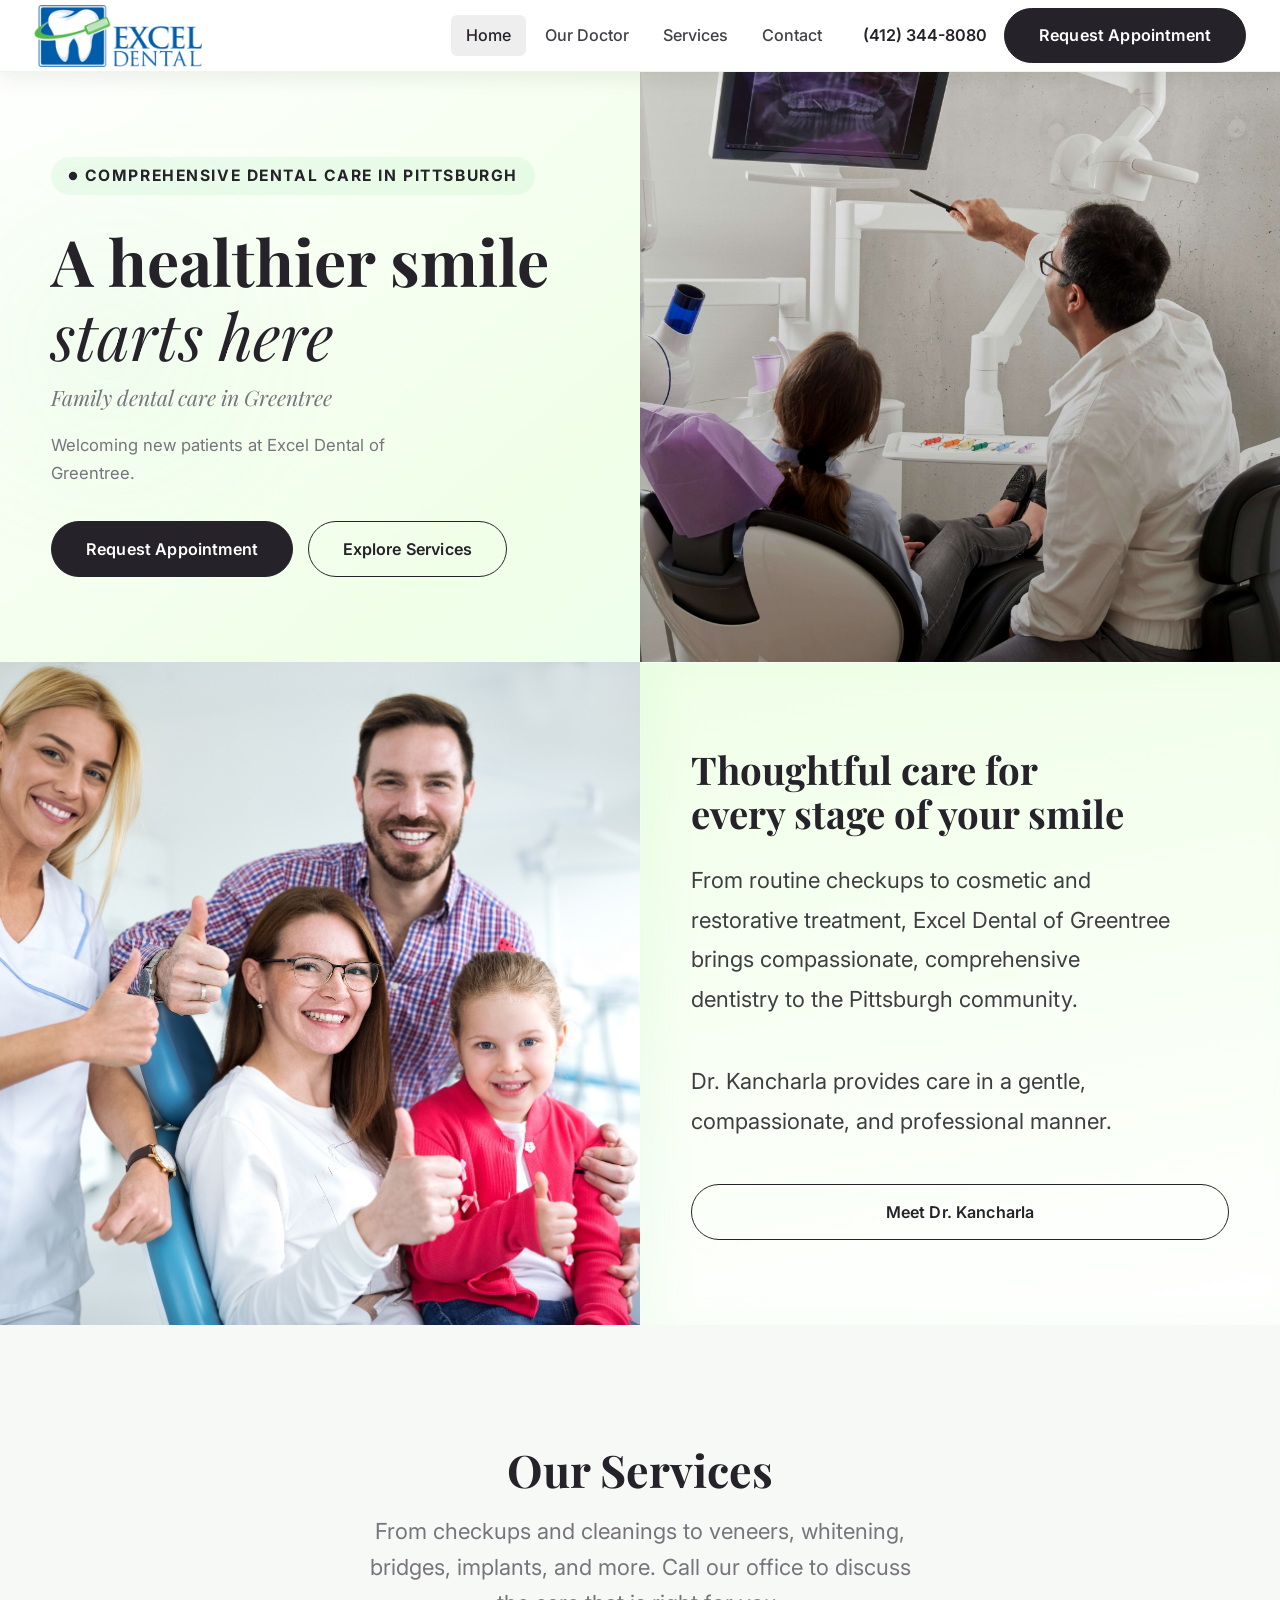
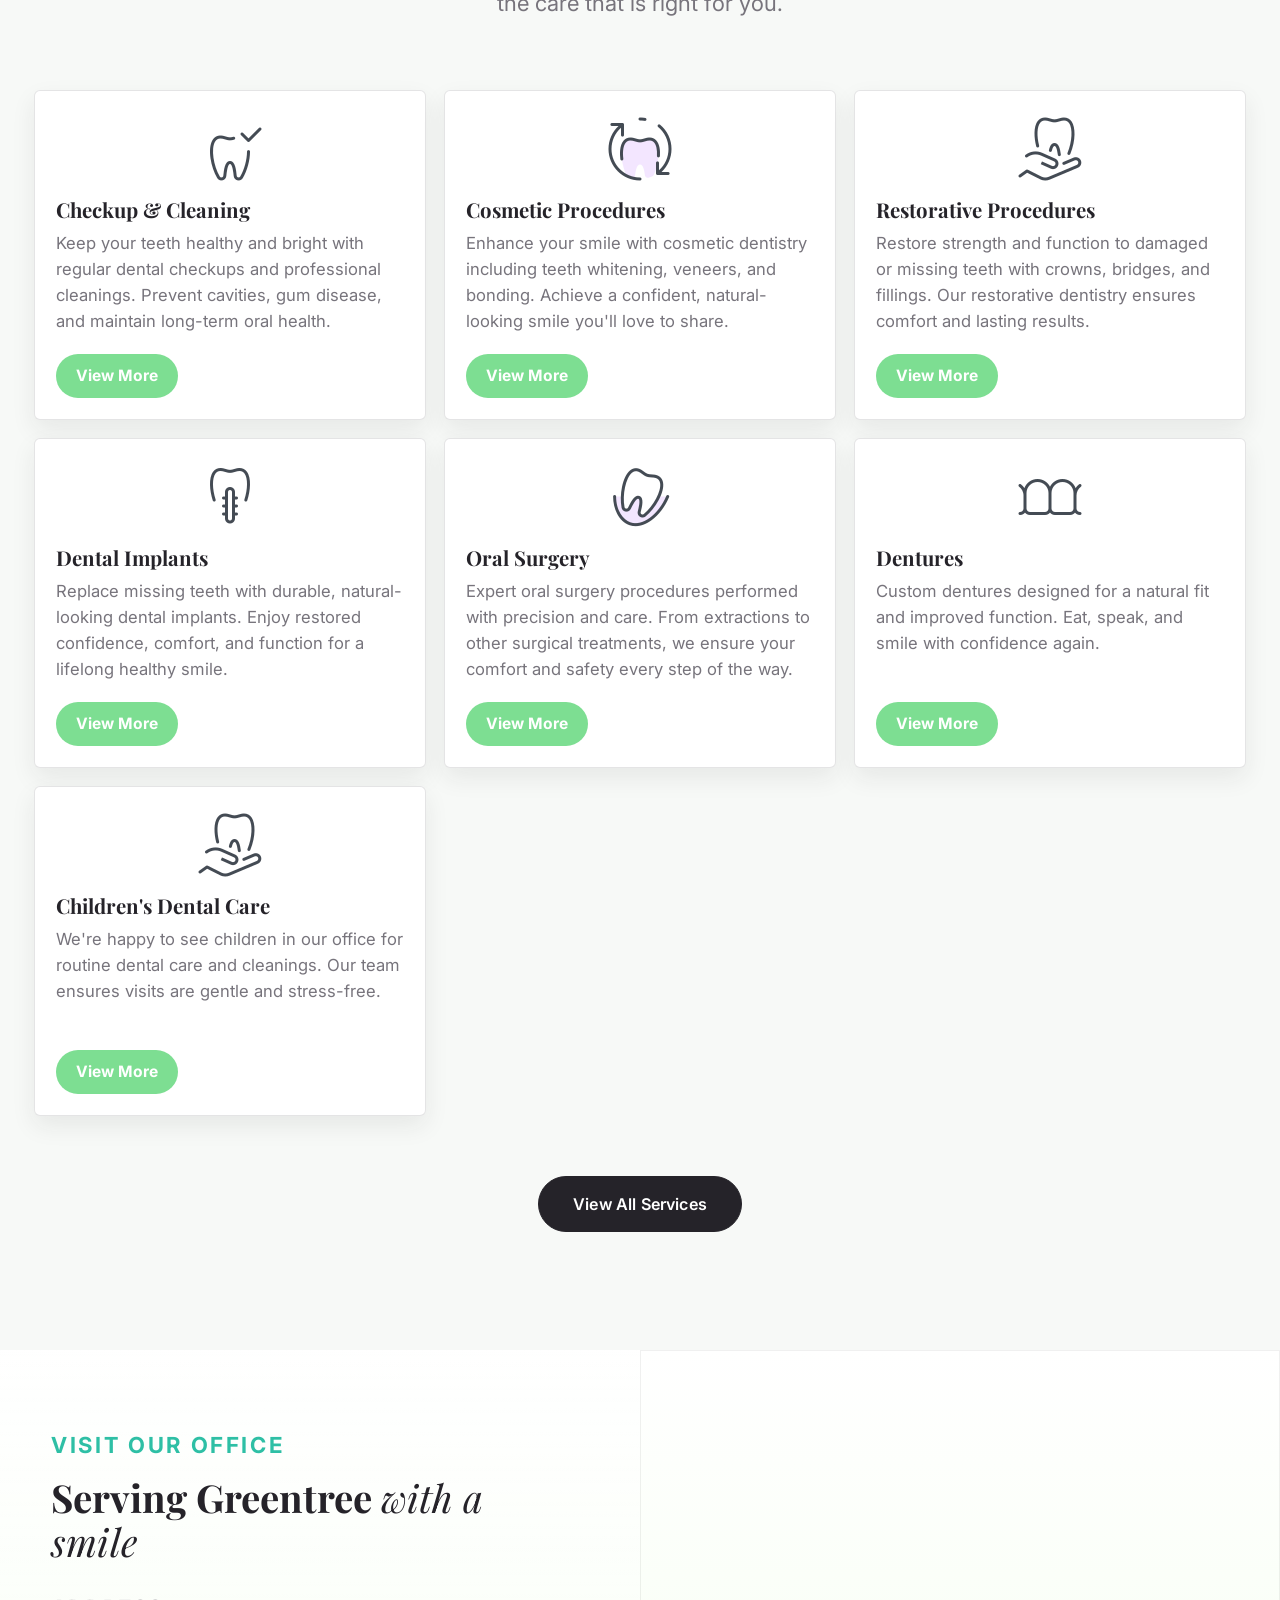
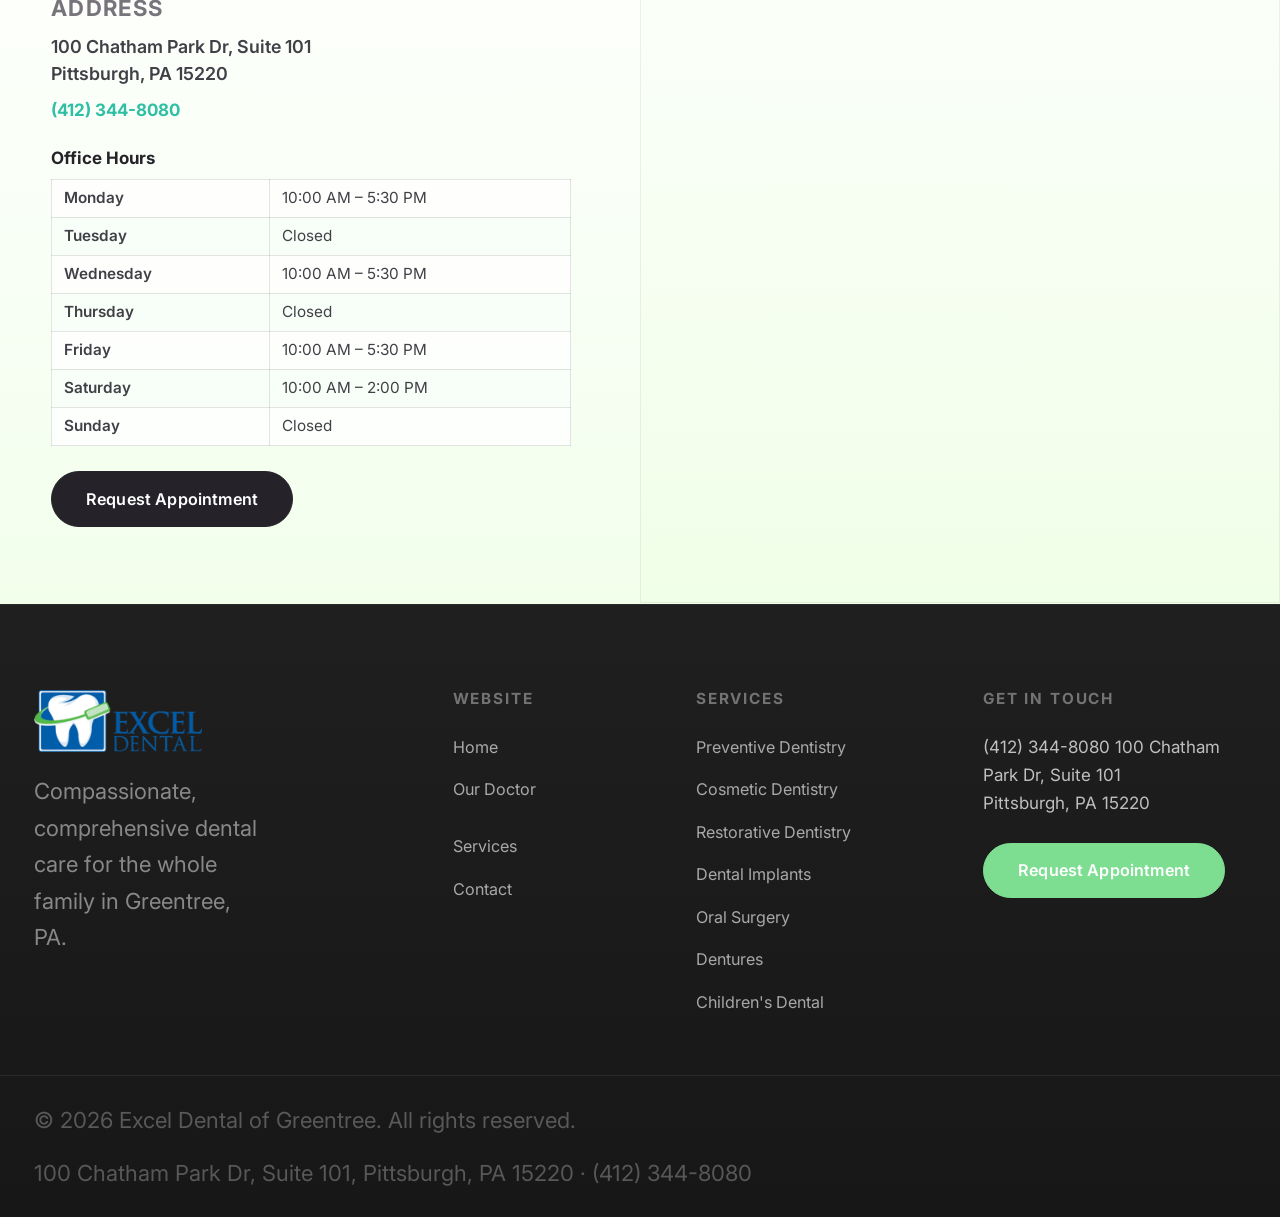
<file: index.html>
<!DOCTYPE html>
<html lang="en">
<head>
  <meta charset="UTF-8" />
  <meta name="viewport" content="width=device-width, initial-scale=1.0" />
  <title>Excel Dental of Greentree | Family Dentistry in Pittsburgh, PA</title>
  <meta name="description" content="Excel Dental of Greentree welcomes new patients for family, cosmetic, and restorative dental care in Pittsburgh, PA." />
  <link rel="canonical" href="https://www.exceldentalgreentree.com/" />
  <meta property="og:type" content="website" />
  <meta property="og:site_name" content="Excel Dental of Greentree" />
  <meta property="og:title" content="Excel Dental of Greentree | Family Dentistry in Pittsburgh, PA" />
  <meta property="og:description" content="Excel Dental of Greentree welcomes new patients in Pittsburgh, PA." />
  <meta property="og:url" content="https://www.exceldentalgreentree.com/" />
  <meta property="og:image" content="https://www.exceldentalgreentree.com/assets/images/wexford-hero-photo.jpg" />
  <meta name="twitter:card" content="summary_large_image" />
  <meta name="twitter:title" content="Excel Dental of Greentree | Family Dentistry in Pittsburgh, PA" />
  <meta name="twitter:description" content="Excel Dental of Greentree welcomes new patients in Pittsburgh, PA." />
  <meta name="twitter:image" content="https://www.exceldentalgreentree.com/assets/images/wexford-hero-photo.jpg" />
  <link rel="preconnect" href="https://fonts.googleapis.com" />
  <link rel="preconnect" href="https://fonts.gstatic.com" crossorigin />
  <link href="https://fonts.googleapis.com/css2?family=Playfair+Display:ital,wght@0,400;0,600;0,700;1,400;1,600&family=Inter:wght@300;400;500;600;700&display=swap" rel="stylesheet" />
  <link rel="stylesheet" href="css/style.css" />
  <link rel="icon" href="/favicon.svg" type="image/svg+xml" />
  <script type="application/ld+json">
  {
    "@context": "https://schema.org",
    "@type": "Dentist",
    "name": "Excel Dental of Greentree",
    "url": "https://www.exceldentalgreentree.com/",
    "image": "https://www.exceldentalgreentree.com/assets/images/wexford-hero-photo.jpg",
    "telephone": "+14123448080",
    "address": {
      "@type": "PostalAddress",
      "streetAddress": "100 Chatham Park Dr, Suite 101",
      "addressLocality": "Pittsburgh",
      "addressRegion": "PA",
      "postalCode": "15220",
      "addressCountry": "US"
    },
    "openingHoursSpecification": [
      {
        "@type": "OpeningHoursSpecification",
        "dayOfWeek": [
          "Monday",
          "Wednesday",
          "Friday"
        ],
        "opens": "10:00",
        "closes": "17:30"
      },
      {
        "@type": "OpeningHoursSpecification",
        "dayOfWeek": "Saturday",
        "opens": "10:00",
        "closes": "14:00"
      }
    ],
    "hasMap": "https://maps.google.com/?q=100+Chatham+Park+Dr+Suite+101+Pittsburgh+PA+15220",
    "medicalSpecialty": "Dentistry"
  }
  </script>
  <style>
    /* Tooth SVG used inline for logo */
    .tooth-svg { fill: var(--white); }
    .tooth-svg-dark { fill: var(--dark); }
  </style>
</head>
<body>

  <!-- ===== NAVBAR ===== -->
  <header class="navbar" id="navbar">
    <div class="nav-inner">

      <!-- Logo -->
      <a href="index.html" class="nav-logo" aria-label="Excel Dental of Greentree — home">
        <div class="nav-logo-icon">
          <svg viewBox="-32 0 512 512" xmlns="http://www.w3.org/2000/svg" aria-hidden="true" style="fill:#fff;">
            <path d="M443.98 96.25c-11.01-45.22-47.11-82.06-92.01-93.72-32.19-8.36-63 5.1-89.14 24.33-3.25 2.39-6.96 3.73-10.5 5.48l28.32 18.21c7.42 4.77 9.58 14.67 4.8 22.11-4.46 6.95-14.27 9.86-22.11 4.8L162.83 12.84c-20.7-10.85-43.38-16.4-66.81-10.31-44.9 11.67-81 48.5-92.01 93.72-10.13 41.62-.42 80.81 21.5 110.43 23.36 31.57 32.68 68.66 36.29 107.35 4.4 47.16 10.33 94.16 20.94 140.32l7.8 33.95c3.19 13.87 15.49 23.7 29.67 23.7 13.97 0 26.15-9.55 29.54-23.16l34.47-138.42c4.56-18.32 20.96-31.16 39.76-31.16s35.2 12.85 39.76 31.16l34.47 138.42c3.39 13.61 15.57 23.16 29.54 23.16 14.18 0 26.48-9.83 29.67-23.7l7.8-33.95c10.61-46.15 16.53-93.16 20.94-140.32 3.61-38.7 12.93-75.78 36.29-107.35 21.95-29.61 31.66-68.8 21.53-110.43z"/>
          </svg>
        </div>
        <div class="nav-logo-text">
          <span class="name">Excel Dental of Greentree</span>
          <span class="tagline">Pittsburgh, PA</span>
        </div>
      </a>

      <!-- Desktop menu -->
      <nav class="nav-menu" aria-label="Primary navigation">
        <a href="index.html" class="active">Home</a>
        <a href="about.html">Our Doctor</a>
        <a href="services.html">Services</a>
        <a href="contact.html">Contact</a>
      </nav>

      <!-- Desktop actions -->
      <div class="nav-actions">
        <a href="tel:+14123448080" class="nav-phone">(412) 344-8080</a>
        <a href="https://appt.link/excel-dental-of-greentree-inc-b2nE1td5/in-person-meeting" class="btn btn-dark">Request Appointment</a>
      </div>

      <!-- Hamburger -->
      <button class="nav-hamburger" id="navHamburger" aria-label="Toggle menu" aria-expanded="false">
        <span></span><span></span><span></span>
      </button>
    </div>

    <!-- Mobile drawer -->
    <nav class="nav-mobile" aria-label="Mobile navigation">
      <a href="index.html">Home</a>
      <a href="about.html">Our Doctor</a>
      <a href="services.html">Services</a>
      <a href="contact.html">Contact</a>
      <div class="nav-mobile-cta">
        <a href="tel:+14123448080" class="btn btn-outline">Call (412) 344-8080</a>
        <a href="https://appt.link/excel-dental-of-greentree-inc-b2nE1td5/in-person-meeting" class="btn btn-dark">Request Appointment</a>
      </div>
    </nav>
  </header>

  <!-- ===== HERO ===== -->
  <section class="hero" aria-labelledby="hero-heading">
    <div class="hero-left">
      <div class="hero-text">
        <div class="hero-chip">
          <svg width="10" height="10" viewBox="0 0 24 24" fill="currentColor" aria-hidden="true"><circle cx="12" cy="12" r="10"/></svg>
          Comprehensive dental care in Pittsburgh
        </div>
        <h1 class="hero-h1" id="hero-heading">A healthier smile <em>starts here</em></h1>
        <p class="hero-tagline">Family dental care in Greentree</p>
        <p class="hero-desc">Welcoming new patients at Excel Dental of Greentree.</p>
        <div class="hero-actions">
          <a href="https://appt.link/excel-dental-of-greentree-inc-b2nE1td5/in-person-meeting" class="btn btn-dark">Request Appointment</a>
          <a href="services.html" class="btn btn-outline">Explore Services</a>
        </div>
      </div>
    </div>
    <div class="hero-right">
      <img
        src="assets/images/wexford-hero-photo.jpg"
        alt="A dentist reviewing an X-ray with a patient"
        loading="eager"
      />
    </div>
  </section>

  <!-- ===== ABOUT ===== -->
  <section class="about" aria-labelledby="about-heading">
    <div class="about-left" data-reveal="fade-left">
      <img
        src="assets/images/wexford-about-photo.jpg"
        alt="A family with a dental professional"
        loading="lazy"
      />
    </div>
    <div class="about-right" data-reveal="fade-right">
      <h2 id="about-heading">Thoughtful care for every stage of your smile</h2>
      <p>From routine checkups to cosmetic and restorative treatment, Excel Dental of Greentree brings compassionate, comprehensive dentistry to the Pittsburgh community.</p>
      <p>Dr. Kancharla provides care in a gentle, compassionate, and professional manner.</p>
      <a href="about.html" class="btn btn-outline">Meet Dr. Kancharla</a>
    </div>
  </section>

  <!-- ===== SERVICES ===== -->
  <section class="services" id="services" aria-labelledby="services-heading">
    <div class="services-intro fade-up">
      <h2 id="services-heading">Our Services</h2>
      <p>From checkups and cleanings to veneers, whitening, bridges, implants, and more. Call our office to discuss the care that is right for you.</p>
    </div>

    <div class="services-grid">

      <article class="srv-card fade-up" aria-label="Checkup and Cleaning">
        <div class="srv-bg" style="background-image:url('assets/images/service-cleaning.png');"></div>
        <div class="srv-overlay"></div>
        <div class="srv-body">
          <h3>Checkup &amp; Cleaning</h3>
          <p class="srv-desc">Keep your teeth healthy and bright with regular dental checkups and professional cleanings. Prevent cavities, gum disease, and maintain long-term oral health.</p>
          <a href="cleaning-and-prevention.html" class="srv-link">View More</a>
        </div>
      </article>

      <article class="srv-card fade-up" aria-label="Cosmetic Procedures">
        <div class="srv-bg" style="background-image:url('assets/images/service-cosmetic.png');"></div>
        <div class="srv-overlay"></div>
        <div class="srv-body">
          <h3>Cosmetic Procedures</h3>
          <p class="srv-desc">Enhance your smile with cosmetic dentistry including teeth whitening, veneers, and bonding. Achieve a confident, natural-looking smile you'll love to share.</p>
          <a href="cosmetic-dentistry.html" class="srv-link">View More</a>
        </div>
      </article>

      <article class="srv-card fade-up" aria-label="Restorative Procedures">
        <div class="srv-bg" style="background-image:url('assets/images/service-restorative.png');"></div>
        <div class="srv-overlay"></div>
        <div class="srv-body">
          <h3>Restorative Procedures</h3>
          <p class="srv-desc">Restore strength and function to damaged or missing teeth with crowns, bridges, and fillings. Our restorative dentistry ensures comfort and lasting results.</p>
          <a href="restorative-dentistry.html" class="srv-link">View More</a>
        </div>
      </article>

      <article class="srv-card fade-up" aria-label="Dental Implants">
        <div class="srv-bg" style="background-image:url('assets/images/service-implants.png');"></div>
        <div class="srv-overlay"></div>
        <div class="srv-body">
          <h3>Dental Implants</h3>
          <p class="srv-desc">Replace missing teeth with durable, natural-looking dental implants. Enjoy restored confidence, comfort, and function for a lifelong healthy smile.</p>
          <a href="dental-implants.html" class="srv-link">View More</a>
        </div>
      </article>

      <article class="srv-card fade-up" aria-label="Oral Surgery">
        <div class="srv-bg" style="background-image:url('assets/images/service-oral-surgery.png');"></div>
        <div class="srv-overlay"></div>
        <div class="srv-body">
          <h3>Oral Surgery</h3>
          <p class="srv-desc">Expert oral surgery procedures performed with precision and care. From extractions to other surgical treatments, we ensure your comfort and safety every step of the way.</p>
          <a href="oral-surgery.html" class="srv-link">View More</a>
        </div>
      </article>

      <article class="srv-card fade-up" aria-label="Dentures">
        <div class="srv-bg" style="background-image:url('assets/images/service-dentures.png');"></div>
        <div class="srv-overlay"></div>
        <div class="srv-body">
          <h3>Dentures</h3>
          <p class="srv-desc">Custom dentures designed for a natural fit and improved function. Eat, speak, and smile with confidence again.</p>
          <a href="dentures.html" class="srv-link">View More</a>
        </div>
      </article>

      <article class="srv-card fade-up" aria-label="Children's Dental Care">
        <div class="srv-bg" style="background-image:url('assets/images/service-children.png');"></div>
        <div class="srv-overlay"></div>
        <div class="srv-body">
          <h3>Children's Dental Care</h3>
          <p class="srv-desc">We're happy to see children in our office for routine dental care and cleanings. Our team ensures visits are gentle and stress-free.</p>
          <a href="pediatric-dentistry.html" class="srv-link">View More</a>
        </div>
      </article>

    </div><!-- /services-grid -->

    <div class="services-footer fade-up">
      <a href="services.html" class="btn btn-dark">View All Services</a>
    </div>
  </section>

  <section class="location home-location" aria-labelledby="visit-heading">
    <div class="location-info" data-reveal="fade-left">
      <p class="eyebrow">Visit Our Office</p>
      <h2 id="visit-heading">Serving Greentree <em>with a smile</em></h2>
      <div class="visit-address">
        <p class="info-label">Address</p>
        <address><a href="https://maps.google.com/?q=100+Chatham+Park+Dr+Suite+101+Pittsburgh+PA+15220" target="_blank" rel="noopener">100 Chatham Park Dr, Suite 101<br />Pittsburgh, PA 15220</a></address>
        <a class="visit-phone" href="tel:+14123448080">(412) 344-8080</a>
      </div>
      <div class="visit-hours">
        <h3>Office Hours</h3>
        <table><tbody>
          <tr><th scope="row">Monday</th><td>10:00 AM – 5:30 PM</td></tr>
          <tr><th scope="row">Tuesday</th><td>Closed</td></tr>
          <tr><th scope="row">Wednesday</th><td>10:00 AM – 5:30 PM</td></tr>
          <tr><th scope="row">Thursday</th><td>Closed</td></tr>
          <tr><th scope="row">Friday</th><td>10:00 AM – 5:30 PM</td></tr>
          <tr><th scope="row">Saturday</th><td>10:00 AM – 2:00 PM</td></tr>
          <tr><th scope="row">Sunday</th><td>Closed</td></tr>
        </tbody></table>
      </div>
      <a href="https://appt.link/excel-dental-of-greentree-inc-b2nE1td5/in-person-meeting" class="btn btn-dark visit-appointment">Request Appointment</a>
    </div>
    <div class="location-map" data-reveal="fade-right">
      <iframe src="https://maps.google.com/maps?q=100+Chatham+Park+Dr+Suite+101+Pittsburgh+PA+15220&amp;z=15&amp;output=embed" loading="lazy" title="Map to Excel Dental of Greentree" allowfullscreen></iframe>
    </div>
  </section>

  <!-- ===== FOOTER ===== -->
  <footer class="footer">
    <div class="footer-main">

      <!-- Brand -->
      <div class="footer-brand">
        <div class="f-logo">
          <div class="f-logo-icon">
            <svg viewBox="-32 0 512 512" xmlns="http://www.w3.org/2000/svg" aria-hidden="true" style="fill:#2a2a2a;">
              <path d="M443.98 96.25c-11.01-45.22-47.11-82.06-92.01-93.72-32.19-8.36-63 5.1-89.14 24.33-3.25 2.39-6.96 3.73-10.5 5.48l28.32 18.21c7.42 4.77 9.58 14.67 4.8 22.11-4.46 6.95-14.27 9.86-22.11 4.8L162.83 12.84c-20.7-10.85-43.38-16.4-66.81-10.31-44.9 11.67-81 48.5-92.01 93.72-10.13 41.62-.42 80.81 21.5 110.43 23.36 31.57 32.68 68.66 36.29 107.35 4.4 47.16 10.33 94.16 20.94 140.32l7.8 33.95c3.19 13.87 15.49 23.7 29.67 23.7 13.97 0 26.15-9.55 29.54-23.16l34.47-138.42c4.56-18.32 20.96-31.16 39.76-31.16s35.2 12.85 39.76 31.16l34.47 138.42c3.39 13.61 15.57 23.16 29.54 23.16 14.18 0 26.48-9.83 29.67-23.7l7.8-33.95c10.61-46.15 16.53-93.16 20.94-140.32 3.61-38.7 12.93-75.78 36.29-107.35 21.95-29.61 31.66-68.8 21.53-110.43z"/>
            </svg>
          </div>
          <div class="f-logo-text">
            <span class="name">Excel Dental of Greentree</span>
            <span class="care">Care</span>
          </div>
        </div>
        <p>Compassionate, comprehensive dental care for the whole family in Greentree, PA.</p>
      </div>

      <!-- Website Links -->
      <div class="footer-col">
        <h4>Website</h4>
        <ul>
          <li><a href="index.html">Home</a></li>
          <li><a href="about.html">Our Doctor</a></li>
          <li></li>
          <li><a href="services.html">Services</a></li>
          <li><a href="contact.html">Contact</a></li>
        </ul>
      </div>

      <!-- Services Links -->
      <div class="footer-col">
        <h4>Services</h4>
        <ul>
          <li><a href="cleaning-and-prevention.html">Preventive Dentistry</a></li>
          <li><a href="cosmetic-dentistry.html">Cosmetic Dentistry</a></li>
          <li><a href="restorative-dentistry.html">Restorative Dentistry</a></li>
          <li><a href="dental-implants.html">Dental Implants</a></li>
          <li><a href="oral-surgery.html">Oral Surgery</a></li>
          <li><a href="dentures.html">Dentures</a></li>
          <li><a href="pediatric-dentistry.html">Children's Dental</a></li>

        </ul>
      </div>

      <!-- Contact -->
      <div class="footer-col">
        <h4>Get In Touch</h4>
        <div class="footer-contact-info">
          <a href="tel:+14123448080">(412) 344-8080</a>
          <a href="https://maps.google.com/?q=100+Chatham+Park+Dr+Suite+101+Pittsburgh+PA+15220" target="_blank" rel="noopener">100 Chatham Park Dr, Suite 101<br />Pittsburgh, PA 15220</a>
        </div>
        <a href="https://appt.link/excel-dental-of-greentree-inc-b2nE1td5/in-person-meeting" class="btn btn-accent footer-appt-btn">Request Appointment</a>
      </div>

    </div><!-- /footer-main -->

    <div class="footer-bottom">
      <p>&copy; <span id="year"></span> Excel Dental of Greentree. All rights reserved.</p>
      <p>100 Chatham Park Dr, Suite 101, Pittsburgh, PA 15220 · (412) 344-8080</p>
    </div>
  </footer>

  <script src="js/main.js"></script>
</body>
</html>
</file>
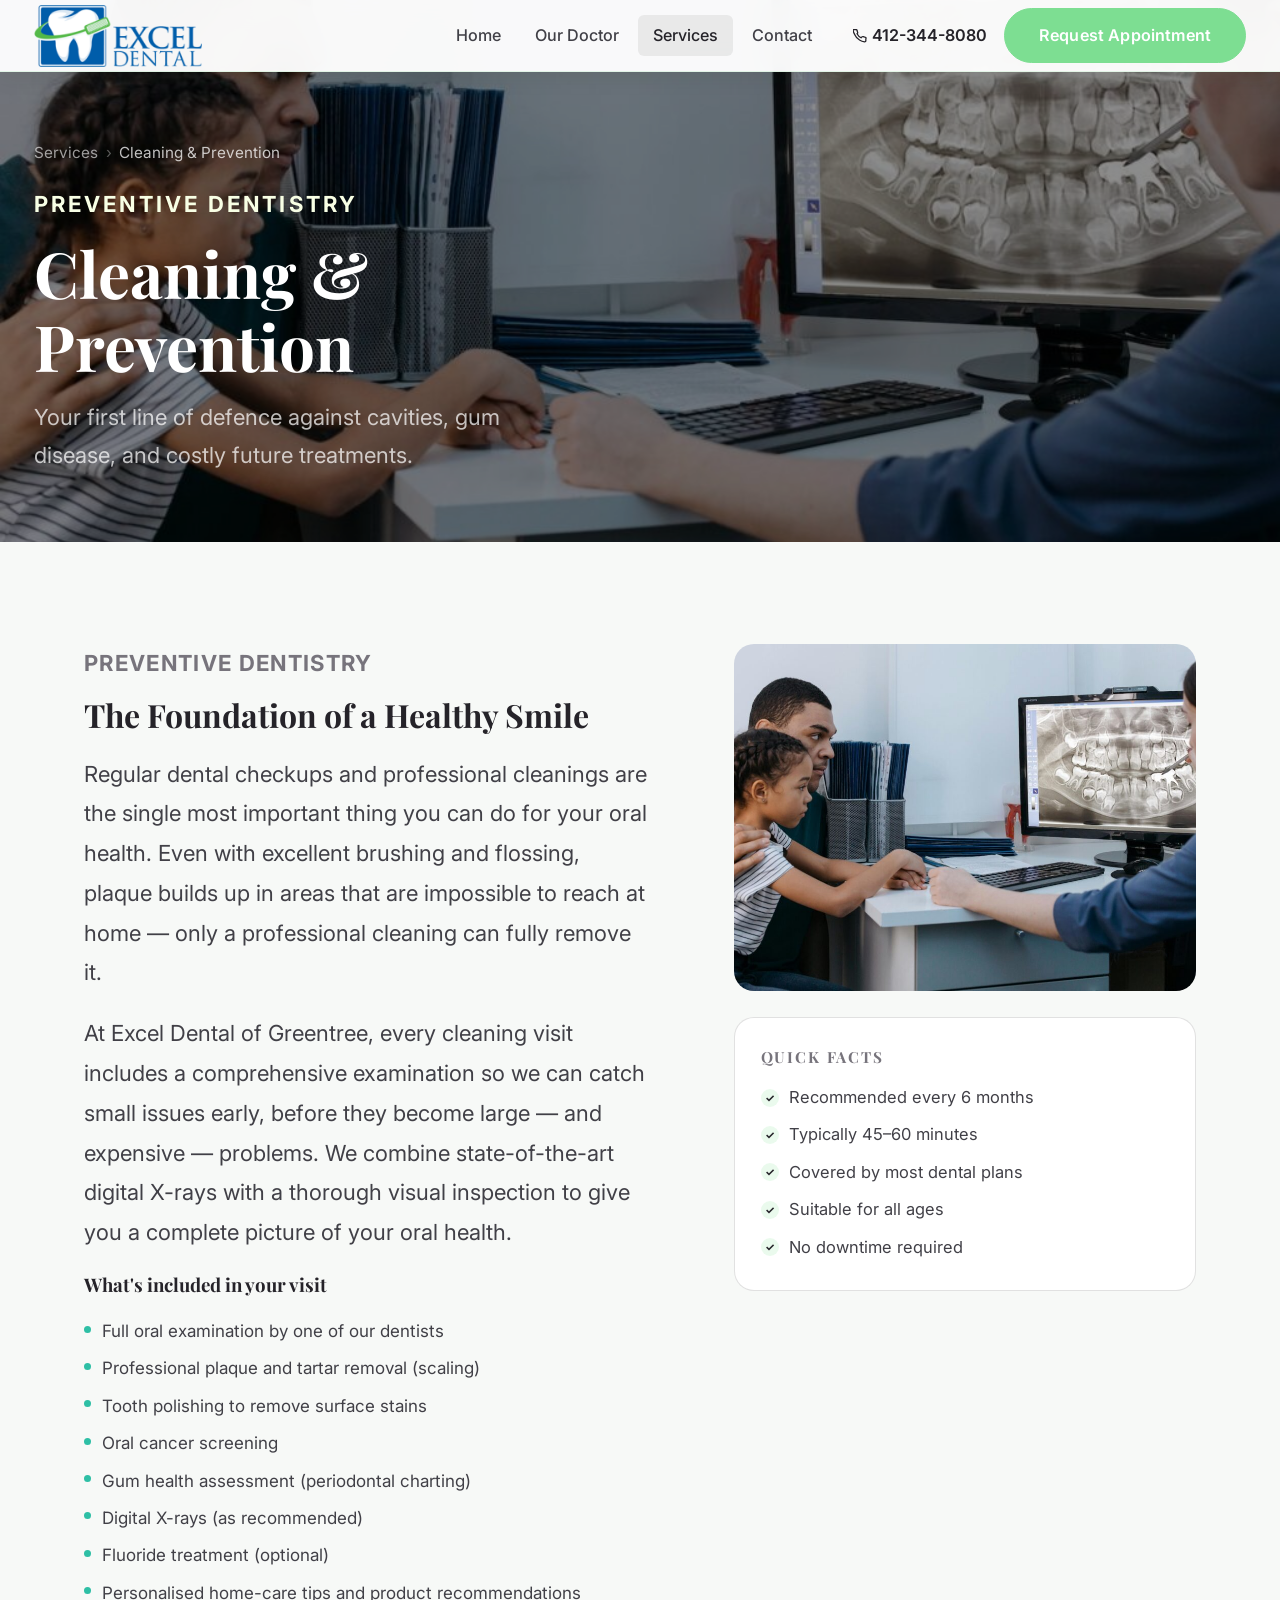
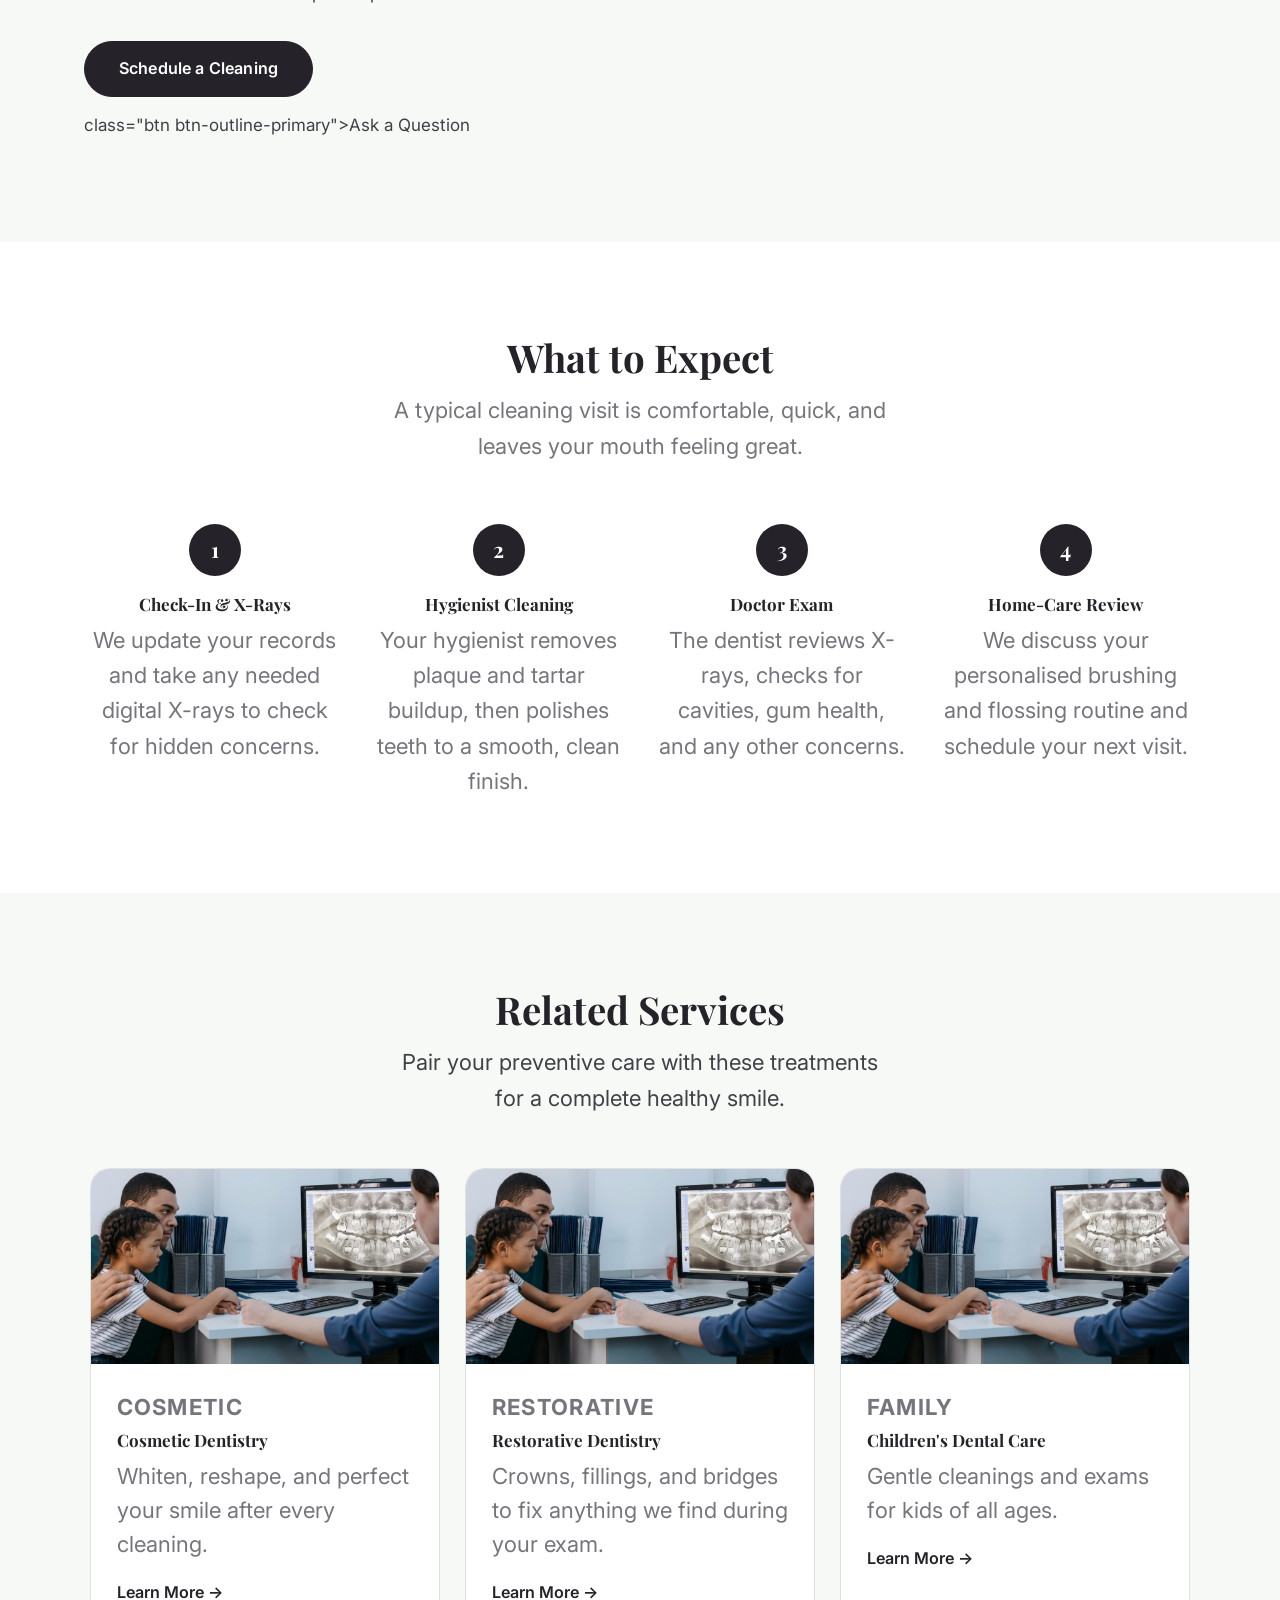
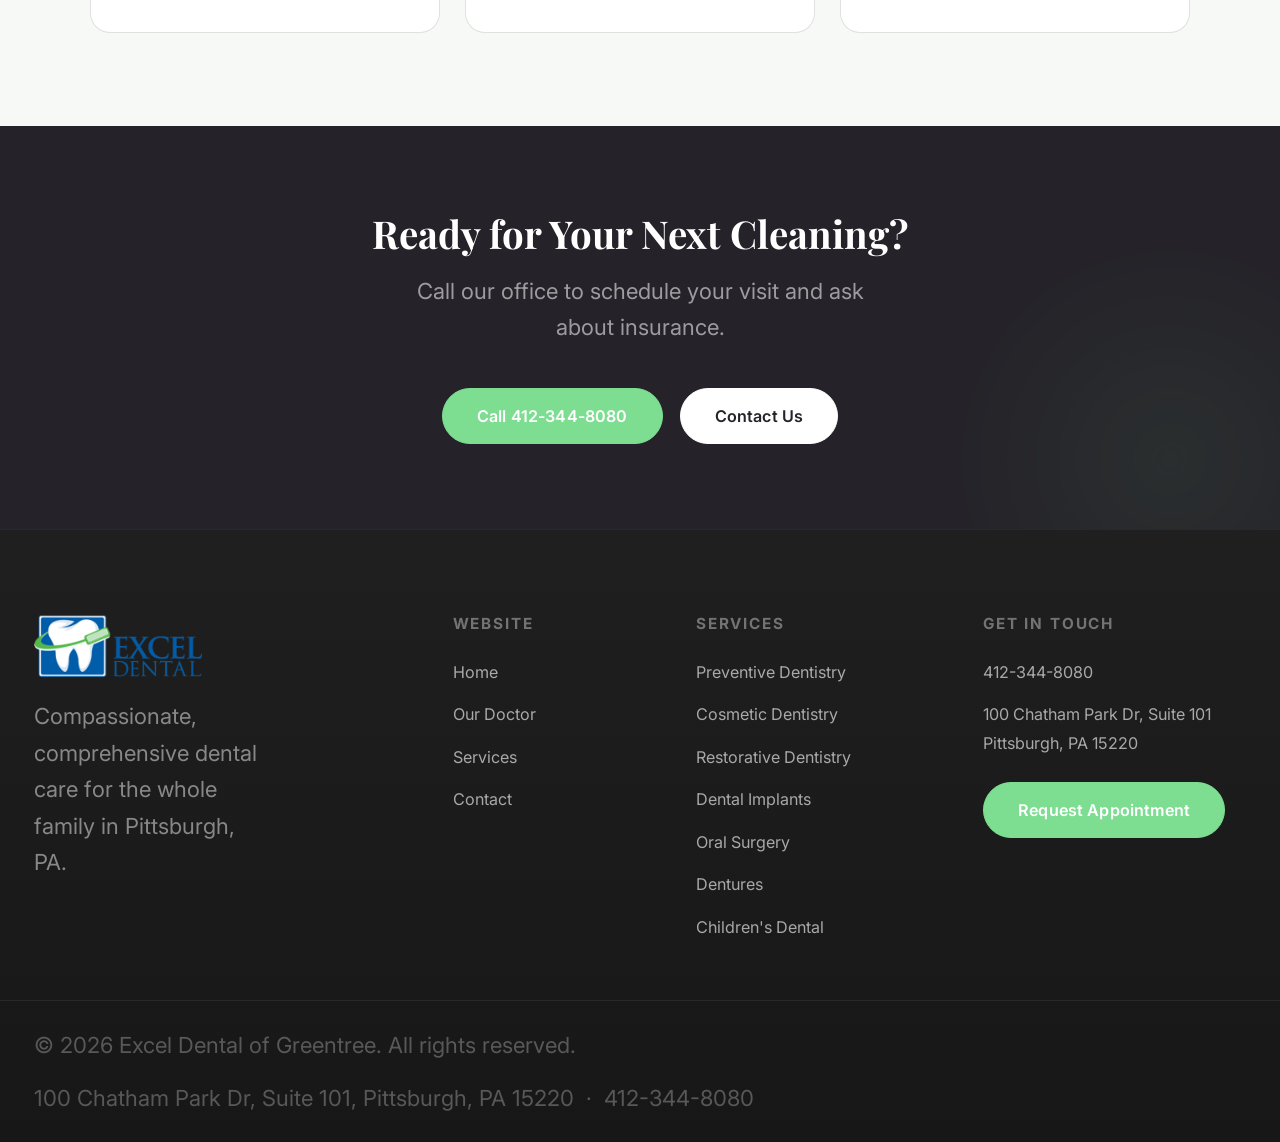
<file: cleaning-and-prevention.html>
<!DOCTYPE html>
<html lang="en">
<head>
  <meta charset="UTF-8" />
  <meta name="viewport" content="width=device-width, initial-scale=1.0" />
  <title>Cleaning &amp; Prevention | Excel Dental of Greentree</title>
  <meta name="description" content="Professional dental cleanings and comprehensive exams at Excel Dental of Greentree in Pittsburgh, PA. Preventive care is the foundation of lifelong oral health." />
  <link rel="canonical" href="https://www.exceldentalgreentree.com/cleaning-and-prevention.html" />
  <meta property="og:type" content="website" />
  <meta property="og:site_name" content="Excel Dental of Greentree" />
  <meta property="og:title" content="Cleaning &amp; Prevention | Excel Dental of Greentree" />
  <meta property="og:description" content="Professional dental cleanings and comprehensive exams at Excel Dental of Greentree in Pittsburgh, PA. Preventive care is the foundation of lifelong oral health." />
  <meta property="og:url" content="https://www.exceldentalgreentree.com/cleaning-and-prevention.html" />
  <meta property="og:image" content="https://www.exceldentalgreentree.com/assets/images/wexford-hero-photo.jpg" />
  <meta name="twitter:card" content="summary_large_image" />
  <meta name="twitter:title" content="Cleaning &amp; Prevention | Excel Dental of Greentree" />
  <meta name="twitter:description" content="Professional dental cleanings and comprehensive exams at Excel Dental of Greentree in Pittsburgh, PA. Preventive care is the foundation of lifelong oral health." />
  <meta name="twitter:image" content="https://www.exceldentalgreentree.com/assets/images/wexford-hero-photo.jpg" />
  <link rel="preconnect" href="https://fonts.googleapis.com" />
  <link rel="preconnect" href="https://fonts.gstatic.com" crossorigin />
  <link href="https://fonts.googleapis.com/css2?family=Playfair+Display:ital,wght@0,400;0,600;0,700;1,400;1,600&family=Inter:wght@300;400;500;600;700&display=swap" rel="stylesheet" />
  <link rel="stylesheet" href="css/style.css" />
  <script type="application/ld+json">
  {
    "@context": "https://schema.org",
    "@type": "MedicalProcedure",
    "name": "Dental Cleaning & Prevention",
    "description": "Professional dental cleanings and comprehensive exams at Excel Dental of Greentree in Pittsburgh, PA. Preventive care is the foundation of lifelong oral health.",
    "url": "https://www.exceldentalgreentree.com/cleaning-and-prevention.html",
    "procedureType": "https://health-lifesci.schema.org/NoninvasiveProcedure",
    "performer": {
      "@type": "Dentist",
      "name": "Excel Dental of Greentree",
      "url": "https://www.exceldentalgreentree.com/"
    }
  }
  </script>
  <link rel="icon" href="/favicon.svg" type="image/svg+xml" />
  <script type="application/ld+json">
  {
    "@context": "https://schema.org",
    "@type": "BreadcrumbList",
    "itemListElement": [
      { "@type": "ListItem", "position": 1, "name": "Home", "item": "https://www.exceldentalgreentree.com/" },
      { "@type": "ListItem", "position": 2, "name": "Services", "item": "https://www.exceldentalgreentree.com/services.html" },
      { "@type": "ListItem", "position": 3, "name": "Cleaning & Prevention", "item": "https://www.exceldentalgreentree.com/cleaning-and-prevention.html" }
    ]
  }
  </script>
</head>
<body>

  <!-- NAV -->
  <header class="navbar" id="navbar">
    <div class="nav-inner">
      <a href="index.html" class="nav-logo" aria-label="Excel Dental of Greentree — home">
        <div class="nav-logo-icon"><svg viewBox="-32 0 512 512" xmlns="http://www.w3.org/2000/svg" aria-hidden="true" style="fill:#fff;"><path d="M443.98 96.25c-11.01-45.22-47.11-82.06-92.01-93.72-32.19-8.36-63 5.1-89.14 24.33-3.25 2.39-6.96 3.73-10.5 5.48l28.32 18.21c7.42 4.77 9.58 14.67 4.8 22.11-4.46 6.95-14.27 9.86-22.11 4.8L162.83 12.84c-20.7-10.85-43.38-16.4-66.81-10.31-44.9 11.67-81 48.5-92.01 93.72-10.13 41.62-.42 80.81 21.5 110.43 23.36 31.57 32.68 68.66 36.29 107.35 4.4 47.16 10.33 94.16 20.94 140.32l7.8 33.95c3.19 13.87 15.49 23.7 29.67 23.7 13.97 0 26.15-9.55 29.54-23.16l34.47-138.42c4.56-18.32 20.96-31.16 39.76-31.16s35.2 12.85 39.76 31.16l34.47 138.42c3.39 13.61 15.57 23.16 29.54 23.16 14.18 0 26.48-9.83 29.67-23.7l7.8-33.95c10.61-46.15 16.53-93.16 20.94-140.32 3.61-38.7 12.93-75.78 36.29-107.35 21.95-29.61 31.66-68.8 21.53-110.43z"/></svg></div>
        <div class="nav-logo-text"><span class="name">Excel Dental of Greentree</span><span class="tagline">Pittsburgh, PA</span></div>
      </a>
      <nav class="nav-menu" aria-label="Primary navigation">
        <a href="index.html">Home</a><a href="about.html">Our Doctor</a><a href="services.html" class="active">Services</a><a href="contact.html">Contact</a>
      </nav>
      <div class="nav-actions">
        <a href="tel:4123448080" class="nav-phone"><svg width="14" height="14" viewBox="0 0 24 24" fill="none" stroke="currentColor" stroke-width="2.2" stroke-linecap="round" stroke-linejoin="round" aria-hidden="true"><path d="M22 16.92v3a2 2 0 01-2.18 2 19.79 19.79 0 01-8.63-3.07A19.5 19.5 0 013.06 9.81a19.79 19.79 0 01-3.07-8.67A2 2 0 012.18 1h3a2 2 0 012 1.72c.127.96.361 1.903.7 2.81a2 2 0 01-.45 2.11L6.91 8.16a16 16 0 006.93 6.93l1.52-1.52a2 2 0 012.11-.45c.907.339 1.85.573 2.81.7A2 2 0 0122 16.92z"/></svg>412-344-8080</a>
        <a href="https://appt.link/excel-dental-of-greentree-inc-b2nE1td5/in-person-meeting" class="btn btn-accent">Request Appointment</a>
      </div>
      <button class="nav-hamburger" id="navHamburger" aria-label="Toggle menu" aria-expanded="false"><span></span><span></span><span></span></button>
    </div>
    <nav class="nav-mobile" aria-label="Mobile navigation">
      <a href="index.html">Home</a><a href="about.html">Our Doctor</a><a href="services.html">Services</a><a href="contact.html">Contact</a>
      <div class="nav-mobile-cta">
        <a href="tel:4123448080" class="btn btn-outline">📞 412-344-8080</a>
        <a href="https://appt.link/excel-dental-of-greentree-inc-b2nE1td5/in-person-meeting" class="btn btn-accent">Request Appointment</a>
      </div>
    </nav>
  </header>

  <!-- HERO -->
  <section class="srv-page-hero" aria-labelledby="srv-heading">
    <div class="srv-page-hero-bg" style="background-image:url('assets/images/wexford-home-photo.jpg');"></div>
    <div class="srv-page-hero-body">
      <div class="breadcrumb"><a href="services.html">Services</a><span>›</span><span style="color:rgba(255,255,255,.75);">Cleaning &amp; Prevention</span></div>
      <p class="stag">Preventive Dentistry</p>
      <h1 id="srv-heading">Cleaning &amp;<br>Prevention</h1>
      <p class="hero-sub">Your first line of defence against cavities, gum disease, and costly future treatments.</p>
    </div>
  </section>

  <!-- BODY -->
  <div class="srv-page-body">
    <div class="srv-page-content fade-up">
      <p class="stag">Preventive Dentistry</p>
      <h2>The Foundation of a Healthy Smile</h2>
      <p>Regular dental checkups and professional cleanings are the single most important thing you can do for your oral health. Even with excellent brushing and flossing, plaque builds up in areas that are impossible to reach at home — only a professional cleaning can fully remove it.</p>
      <p>At Excel Dental of Greentree, every cleaning visit includes a comprehensive examination so we can catch small issues early, before they become large — and expensive — problems. We combine state-of-the-art digital X-rays with a thorough visual inspection to give you a complete picture of your oral health.</p>
      <h3 style="font-size:1.1rem;margin-bottom:.75rem;margin-top:.25rem;">What's included in your visit</h3>
      <ul>
        <li>Full oral examination by one of our dentists</li>
        <li>Professional plaque and tartar removal (scaling)</li>
        <li>Tooth polishing to remove surface stains</li>
        <li>Oral cancer screening</li>
        <li>Gum health assessment (periodontal charting)</li>
        <li>Digital X-rays (as recommended)</li>
        <li>Fluoride treatment (optional)</li>
        <li>Personalised home-care tips and product recommendations</li>
      </ul>
      <div class="srv-page-actions">
        <a href="tel:+14123448080" class="btn btn-dark">Schedule a Cleaning</a>
        class="btn btn-outline-primary">Ask a Question</a>
      </div>
    </div>
    <aside class="srv-page-sidebar">
      <div class="srv-sidebar-img fade-up">
        <img src="assets/images/wexford-home-photo.jpg" alt="Dental hygienist performing a professional cleaning" loading="lazy" />
      </div>
      <div class="srv-info-card fade-up">
        <h4>Quick Facts</h4>
        <ul>
          <li>Recommended every 6 months</li>
          <li>Typically 45–60 minutes</li>
          <li>Covered by most dental plans</li>
          <li>Suitable for all ages</li>
          <li>No downtime required</li>
        </ul>
      </div>
    </aside>
  </div>

  <!-- PROCESS -->
  <section class="process-section" aria-labelledby="process-heading">
    <div class="section-header fade-up">
      <h2 id="process-heading">What to Expect</h2>
      <p>A typical cleaning visit is comfortable, quick, and leaves your mouth feeling great.</p>
    </div>
    <div class="process-steps">
      <div class="process-step fade-up">
        <div class="step-num">1</div>
        <h3>Check-In &amp; X-Rays</h3>
        <p>We update your records and take any needed digital X-rays to check for hidden concerns.</p>
      </div>
      <div class="process-step fade-up">
        <div class="step-num">2</div>
        <h3>Hygienist Cleaning</h3>
        <p>Your hygienist removes plaque and tartar buildup, then polishes teeth to a smooth, clean finish.</p>
      </div>
      <div class="process-step fade-up">
        <div class="step-num">3</div>
        <h3>Doctor Exam</h3>
        <p>The dentist reviews X-rays, checks for cavities, gum health, and any other concerns.</p>
      </div>
      <div class="process-step fade-up">
        <div class="step-num">4</div>
        <h3>Home-Care Review</h3>
        <p>We discuss your personalised brushing and flossing routine and schedule your next visit.</p>
      </div>
    </div>
  </section>

  <!-- RELATED -->
  <section class="related-section" aria-labelledby="related-heading">
    <div class="section-header fade-up">
      <h2 id="related-heading">Related Services</h2>
      <p>Pair your preventive care with these treatments for a complete healthy smile.</p>
    </div>
    <div class="related-grid">
      <a href="cosmetic-dentistry.html" class="related-card">
        <div class="related-card-img"><img src="assets/images/wexford-home-photo.jpg" alt="Cosmetic Dentistry" loading="lazy" /></div>
        <div class="related-card-body"><p class="stag">Cosmetic</p><h3>Cosmetic Dentistry</h3><p>Whiten, reshape, and perfect your smile after every cleaning.</p><span class="related-card-link">Learn More →</span></div>
      </a>
      <a href="restorative-dentistry.html" class="related-card">
        <div class="related-card-img"><img src="assets/images/wexford-home-photo.jpg" alt="Restorative Dentistry" loading="lazy" /></div>
        <div class="related-card-body"><p class="stag">Restorative</p><h3>Restorative Dentistry</h3><p>Crowns, fillings, and bridges to fix anything we find during your exam.</p><span class="related-card-link">Learn More →</span></div>
      </a>
      <a href="pediatric-dentistry.html" class="related-card">
        <div class="related-card-img"><img src="assets/images/wexford-home-photo.jpg" alt="Children's Dental Care" loading="lazy" /></div>
        <div class="related-card-body"><p class="stag">Family</p><h3>Children's Dental Care</h3><p>Gentle cleanings and exams for kids of all ages.</p><span class="related-card-link">Learn More →</span></div>
      </a>
    </div>
  </section>

  <!-- CTA -->
  <section class="cta-banner"><h2 class="fade-up">Ready for Your Next Cleaning?</h2><p class="fade-up">Call our office to schedule your visit and ask about insurance.</p><div class="cta-actions fade-up"><a href="tel:+14123448080" class="btn btn-accent">Call 412-344-8080</a><a href="contact.html" class="btn btn-light">Contact Us</a></div></section>

  <!-- FOOTER -->
  <footer class="footer">
    <div class="footer-main">
      <div class="footer-brand"><div class="f-logo"><div class="f-logo-icon"><svg viewBox="-32 0 512 512" xmlns="http://www.w3.org/2000/svg" aria-hidden="true" style="fill:#2a2a2a;"><path d="M443.98 96.25c-11.01-45.22-47.11-82.06-92.01-93.72-32.19-8.36-63 5.1-89.14 24.33-3.25 2.39-6.96 3.73-10.5 5.48l28.32 18.21c7.42 4.77 9.58 14.67 4.8 22.11-4.46 6.95-14.27 9.86-22.11 4.8L162.83 12.84c-20.7-10.85-43.38-16.4-66.81-10.31-44.9 11.67-81 48.5-92.01 93.72-10.13 41.62-.42 80.81 21.5 110.43 23.36 31.57 32.68 68.66 36.29 107.35 4.4 47.16 10.33 94.16 20.94 140.32l7.8 33.95c3.19 13.87 15.49 23.7 29.67 23.7 13.97 0 26.15-9.55 29.54-23.16l34.47-138.42c4.56-18.32 20.96-31.16 39.76-31.16s35.2 12.85 39.76 31.16l34.47 138.42c3.39 13.61 15.57 23.16 29.54 23.16 14.18 0 26.48-9.83 29.67-23.7l7.8-33.95c10.61-46.15 16.53-93.16 20.94-140.32 3.61-38.7 12.93-75.78 36.29-107.35 21.95-29.61 31.66-68.8 21.53-110.43z"/></svg></div><div class="f-logo-text"><span class="name">Excel Dental</span><span class="care">Care</span></div></div><p>Compassionate, comprehensive dental care for the whole family in Pittsburgh, PA.</p></div>
      <div class="footer-col"><h4>Website</h4><ul><li><a href="index.html">Home</a></li><li><a href="about.html">Our Doctor</a></li><li><a href="services.html">Services</a></li><li><a href="contact.html">Contact</a></li></ul></div>
      <div class="footer-col"><h4>Services</h4><ul><li><a href="cleaning-and-prevention.html">Preventive Dentistry</a></li><li><a href="cosmetic-dentistry.html">Cosmetic Dentistry</a></li><li><a href="restorative-dentistry.html">Restorative Dentistry</a></li><li><a href="dental-implants.html">Dental Implants</a></li><li><a href="oral-surgery.html">Oral Surgery</a></li><li><a href="dentures.html">Dentures</a></li><li><a href="pediatric-dentistry.html">Children's Dental</a></li></ul></div>
      <div class="footer-col"><h4>Get In Touch</h4><ul><li><a href="tel:4123448080">412-344-8080</a></li><li><a href="https://maps.google.com/?q=100+Chatham+Park+Dr+Suite+101+Pittsburgh+PA+15220" target="_blank" rel="noopener">100 Chatham Park Dr, Suite 101<br>Pittsburgh, PA 15220</a></li></ul><a href="https://appt.link/excel-dental-of-greentree-inc-b2nE1td5/in-person-meeting" class="btn btn-accent footer-appt-btn">Request Appointment</a></div>
    </div>
    <div class="footer-bottom"><p>&copy; <span id="year"></span> Excel Dental of Greentree. All rights reserved.</p><p>100 Chatham Park Dr, Suite 101, Pittsburgh, PA 15220 &nbsp;·&nbsp; 412-344-8080</p></div>
  </footer>
  <script src="js/main.js"></script>
</body>
</html>
</file>
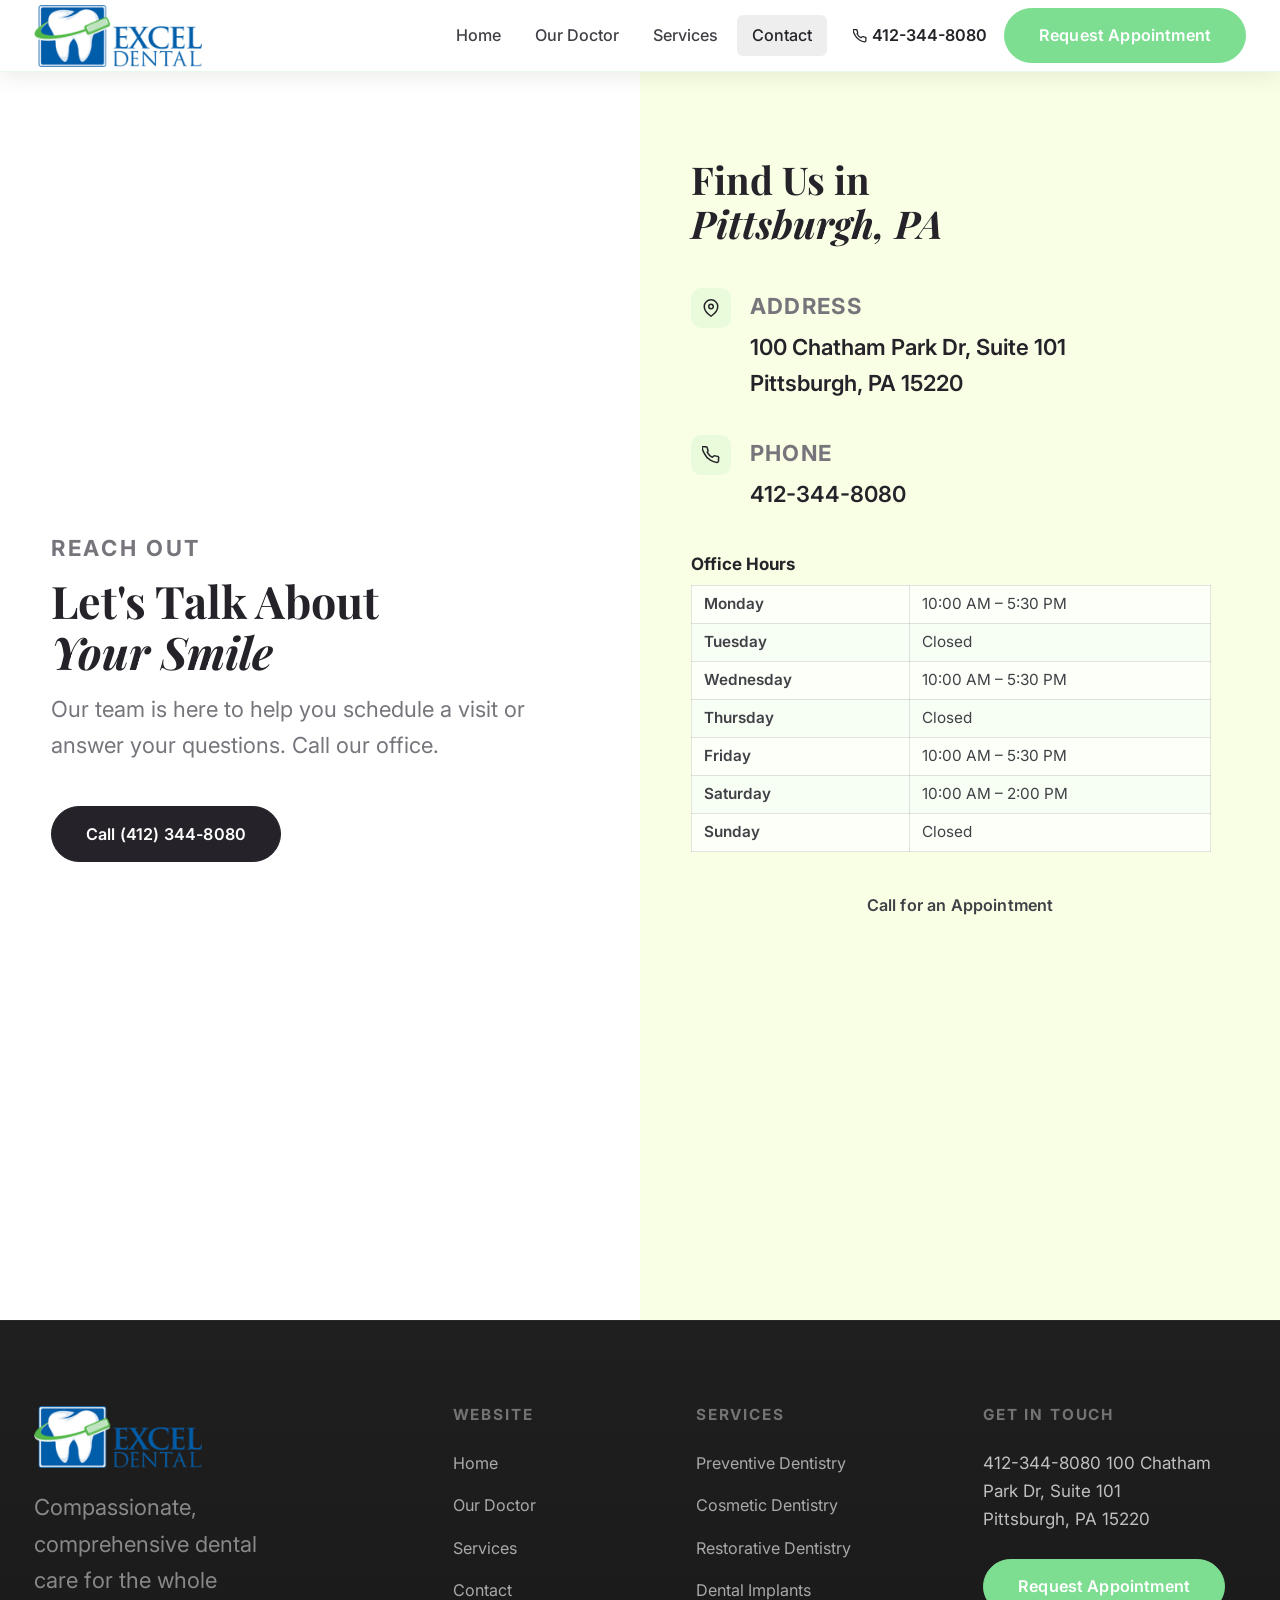
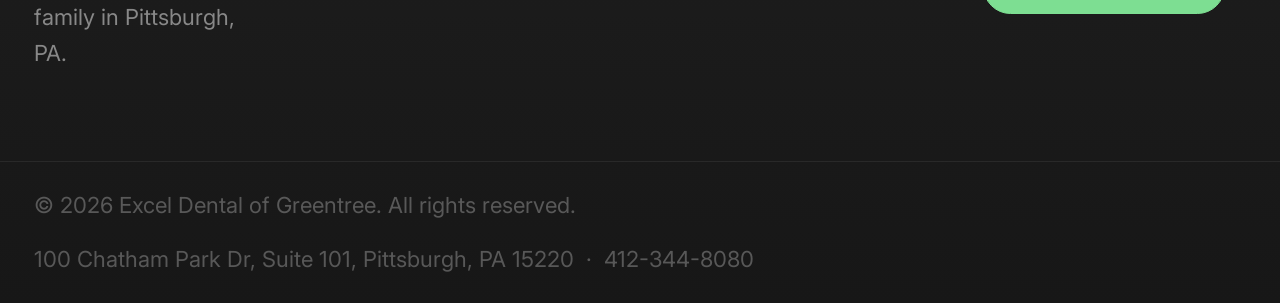
<file: contact.html>
<!DOCTYPE html>
<html lang="en">
<head>
  <meta charset="UTF-8" />
  <meta name="viewport" content="width=device-width, initial-scale=1.0" />
  <title>Contact Us | Excel Dental of Greentree</title>
  <meta name="description" content="Contact Excel Dental of Greentree — schedule an appointment, get directions, or send us a message. Located at 100 Chatham Park Dr, Suite 101, Pittsburgh, PA 15220. Call 412-344-8080." />
  <link rel="canonical" href="https://www.exceldentalgreentree.com/contact.html" />
  <meta property="og:type" content="website" />
  <meta property="og:site_name" content="Excel Dental of Greentree" />
  <meta property="og:title" content="Contact Us | Excel Dental of Greentree" />
  <meta property="og:description" content="Contact Excel Dental of Greentree — schedule an appointment, get directions, or send us a message. Located at 100 Chatham Park Dr, Suite 101, Pittsburgh, PA 15220. Call 412-344-8080." />
  <meta property="og:url" content="https://www.exceldentalgreentree.com/contact.html" />
  <meta property="og:image" content="https://www.exceldentalgreentree.com/assets/images/wexford-hero-photo.jpg" />
  <meta name="twitter:card" content="summary_large_image" />
  <meta name="twitter:title" content="Contact Us | Excel Dental of Greentree" />
  <meta name="twitter:description" content="Contact Excel Dental of Greentree — schedule an appointment, get directions, or send us a message. Located at 100 Chatham Park Dr, Suite 101, Pittsburgh, PA 15220. Call 412-344-8080." />
  <meta name="twitter:image" content="https://www.exceldentalgreentree.com/assets/images/wexford-hero-photo.jpg" />
  <link rel="preconnect" href="https://fonts.googleapis.com" />
  <link rel="preconnect" href="https://fonts.gstatic.com" crossorigin />
  <link href="https://fonts.googleapis.com/css2?family=Playfair+Display:ital,wght@0,400;0,600;0,700;1,400;1,600&family=Inter:wght@300;400;500;600;700&display=swap" rel="stylesheet" />
  <link rel="stylesheet" href="css/style.css" />
  <link rel="icon" href="/favicon.svg" type="image/svg+xml" />
  <script type="application/ld+json">
  {
    "@context": "https://schema.org",
    "@type": "Dentist",
    "name": "Excel Dental of Greentree",
    "url": "https://www.exceldentalgreentree.com/",
    "telephone": "+14123448080",
    "address": {
      "@type": "PostalAddress",
      "streetAddress": "100 Chatham Park Dr, Suite 101",
      "addressLocality": "Pittsburgh",
      "addressRegion": "PA",
      "postalCode": "15220",
      "addressCountry": "US"
    },
    "hasMap": "https://maps.google.com/?q=100+Chatham+Park+Dr+Suite+101+Pittsburgh+PA+15220"
  }
  </script>
</head>
<body>

  <!-- ===== NAVBAR ===== -->
  <header class="navbar" id="navbar">
    <div class="nav-inner">
      <a href="index.html" class="nav-logo" aria-label="Excel Dental of Greentree — home">
        <div class="nav-logo-icon">
          <svg viewBox="-32 0 512 512" xmlns="http://www.w3.org/2000/svg" aria-hidden="true" style="fill:#fff;">
            <path d="M443.98 96.25c-11.01-45.22-47.11-82.06-92.01-93.72-32.19-8.36-63 5.1-89.14 24.33-3.25 2.39-6.96 3.73-10.5 5.48l28.32 18.21c7.42 4.77 9.58 14.67 4.8 22.11-4.46 6.95-14.27 9.86-22.11 4.8L162.83 12.84c-20.7-10.85-43.38-16.4-66.81-10.31-44.9 11.67-81 48.5-92.01 93.72-10.13 41.62-.42 80.81 21.5 110.43 23.36 31.57 32.68 68.66 36.29 107.35 4.4 47.16 10.33 94.16 20.94 140.32l7.8 33.95c3.19 13.87 15.49 23.7 29.67 23.7 13.97 0 26.15-9.55 29.54-23.16l34.47-138.42c4.56-18.32 20.96-31.16 39.76-31.16s35.2 12.85 39.76 31.16l34.47 138.42c3.39 13.61 15.57 23.16 29.54 23.16 14.18 0 26.48-9.83 29.67-23.7l7.8-33.95c10.61-46.15 16.53-93.16 20.94-140.32 3.61-38.7 12.93-75.78 36.29-107.35 21.95-29.61 31.66-68.8 21.53-110.43z"/>
          </svg>
        </div>
        <div class="nav-logo-text">
          <span class="name">Excel Dental of Greentree</span>
          <span class="tagline">Pittsburgh, PA</span>
        </div>
      </a>
      <nav class="nav-menu" aria-label="Primary navigation">
        <a href="index.html">Home</a>
        <a href="about.html">Our Doctor</a>
        <a href="services.html">Services</a>
        <a href="contact.html" class="active">Contact</a>
      </nav>
      <div class="nav-actions">
        <a href="tel:4123448080" class="nav-phone">
          <svg width="14" height="14" viewBox="0 0 24 24" fill="none" stroke="currentColor" stroke-width="2.2" stroke-linecap="round" stroke-linejoin="round" aria-hidden="true"><path d="M22 16.92v3a2 2 0 01-2.18 2 19.79 19.79 0 01-8.63-3.07A19.5 19.5 0 013.06 9.81a19.79 19.79 0 01-3.07-8.67A2 2 0 012.18 1h3a2 2 0 012 1.72c.127.96.361 1.903.7 2.81a2 2 0 01-.45 2.11L6.91 8.16a16 16 0 006.93 6.93l1.52-1.52a2 2 0 012.11-.45c.907.339 1.85.573 2.81.7A2 2 0 0122 16.92z"/></svg>
          412-344-8080
        </a>
        <a href="https://appt.link/excel-dental-of-greentree-inc-b2nE1td5/in-person-meeting" class="btn btn-accent">Request Appointment</a>
      </div>
      <button class="nav-hamburger" id="navHamburger" aria-label="Toggle menu" aria-expanded="false">
        <span></span><span></span><span></span>
      </button>
    </div>
    <nav class="nav-mobile" aria-label="Mobile navigation">
      <a href="index.html">Home</a>
      <a href="about.html">Our Doctor</a>
      <a href="services.html">Services</a>
      <a href="contact.html">Contact</a>
      <div class="nav-mobile-cta">
        class="btn btn-outline-primary">📞 412-344-8080</a>
        <a href="https://appt.link/excel-dental-of-greentree-inc-b2nE1td5/in-person-meeting" class="btn btn-accent">Request Appointment</a>
      </div>
    </nav>
  </header>

  <!-- ===== CONTACT LAYOUT ===== -->
  <main class="contact-layout" style="padding-top:72px;">

    <!-- Left: Contact options -->
    <section class="contact-form-side" aria-labelledby="contact-heading">
      <p class="tag" style="font-size:.72rem;font-weight:700;text-transform:uppercase;letter-spacing:.12em;color:var(--muted);margin-bottom:.5rem;">Reach Out</p>
      <h1 id="contact-heading">Let's Talk About<br><em>Your Smile</em></h1>
      <p class="sub">Our team is here to help you schedule a visit or answer your questions. Call our office.</p>
      <div class="contact-direct">
        <a href="tel:+14123448080" class="btn btn-dark">Call (412) 344-8080</a>
      </div>
    </section>

    <!-- Right: Info + Map -->
    <aside class="contact-info-side" aria-label="Practice location and contact details">
      <h2>Find Us in<br><em>Pittsburgh, PA</em></h2>

      <div class="info-blocks">

        <div class="info-block">
          <div class="info-icon" aria-hidden="true">
            <svg viewBox="0 0 24 24" fill="none" stroke="currentColor" stroke-width="2" stroke-linecap="round" stroke-linejoin="round" style="width:18px;height:18px;"><path d="M21 10c0 7-9 13-9 13S3 17 3 10a9 9 0 0118 0z"/><circle cx="12" cy="10" r="3"/></svg>
          </div>
          <div>
            <p class="info-label">Address</p>
            <p class="info-value">
              <a href="https://maps.google.com/?q=100+Chatham+Park+Dr+Suite+101+Pittsburgh+PA+15220" target="_blank" rel="noopener">
                100 Chatham Park Dr, Suite 101<br>Pittsburgh, PA 15220
              </a>
            </p>
          </div>
        </div>

        <div class="info-block">
          <div class="info-icon" aria-hidden="true">
            <svg viewBox="0 0 24 24" fill="none" stroke="currentColor" stroke-width="2" stroke-linecap="round" stroke-linejoin="round" style="width:18px;height:18px;"><path d="M22 16.92v3a2 2 0 01-2.18 2 19.79 19.79 0 01-8.63-3.07A19.5 19.5 0 013.06 9.81a19.79 19.79 0 01-3.07-8.67A2 2 0 012.18 1h3a2 2 0 012 1.72c.127.96.361 1.903.7 2.81a2 2 0 01-.45 2.11L6.91 8.16a16 16 0 006.93 6.93l1.52-1.52a2 2 0 012.11-.45c.907.339 1.85.573 2.81.7A2 2 0 0122 16.92z"/></svg>
          </div>
          <div>
            <p class="info-label">Phone</p>
            <p class="info-value"><a href="tel:4123448080">412-344-8080</a></p>
          </div>
        </div>

      </div><!-- /info-blocks -->

      <div class="visit-hours">
        <h3>Office Hours</h3>
        <table><tbody>
          <tr><th scope="row">Monday</th><td>10:00 AM – 5:30 PM</td></tr>
          <tr><th scope="row">Tuesday</th><td>Closed</td></tr>
          <tr><th scope="row">Wednesday</th><td>10:00 AM – 5:30 PM</td></tr>
          <tr><th scope="row">Thursday</th><td>Closed</td></tr>
          <tr><th scope="row">Friday</th><td>10:00 AM – 5:30 PM</td></tr>
          <tr><th scope="row">Saturday</th><td>10:00 AM – 2:00 PM</td></tr>
          <tr><th scope="row">Sunday</th><td>Closed</td></tr>
        </tbody></table>
      </div>
      <a href="tel:+14123448080" class="btn btn-purple">Call for an Appointment</a>

      <div class="contact-map">
        <iframe
          src="https://maps.google.com/maps?q=100+Chatham+Park+Dr+Suite+101+Pittsburgh+PA+15220&z=15&output=embed"
          loading="lazy"
          title="Excel Dental of Greentree location map"
          allowfullscreen>
        </iframe>
      </div>
    </aside>

  </main>

  <!-- ===== FOOTER ===== -->
  <footer class="footer">
    <div class="footer-main">
      <div class="footer-brand">
        <div class="f-logo">
          <div class="f-logo-icon">
            <svg viewBox="-32 0 512 512" xmlns="http://www.w3.org/2000/svg" aria-hidden="true" style="fill:#2a2a2a;">
              <path d="M443.98 96.25c-11.01-45.22-47.11-82.06-92.01-93.72-32.19-8.36-63 5.1-89.14 24.33-3.25 2.39-6.96 3.73-10.5 5.48l28.32 18.21c7.42 4.77 9.58 14.67 4.8 22.11-4.46 6.95-14.27 9.86-22.11 4.8L162.83 12.84c-20.7-10.85-43.38-16.4-66.81-10.31-44.9 11.67-81 48.5-92.01 93.72-10.13 41.62-.42 80.81 21.5 110.43 23.36 31.57 32.68 68.66 36.29 107.35 4.4 47.16 10.33 94.16 20.94 140.32l7.8 33.95c3.19 13.87 15.49 23.7 29.67 23.7 13.97 0 26.15-9.55 29.54-23.16l34.47-138.42c4.56-18.32 20.96-31.16 39.76-31.16s35.2 12.85 39.76 31.16l34.47 138.42c3.39 13.61 15.57 23.16 29.54 23.16 14.18 0 26.48-9.83 29.67-23.7l7.8-33.95c10.61-46.15 16.53-93.16 20.94-140.32 3.61-38.7 12.93-75.78 36.29-107.35 21.95-29.61 31.66-68.8 21.53-110.43z"/>
            </svg>
          </div>
          <div class="f-logo-text"><span class="name">Excel Dental</span><span class="care">Care</span></div>
        </div>
        <p>Compassionate, comprehensive dental care for the whole family in Pittsburgh, PA.</p>
      </div>
      <div class="footer-col">
        <h4>Website</h4>
        <ul>
          <li><a href="index.html">Home</a></li>
          <li><a href="about.html">Our Doctor</a></li>
          <li><a href="services.html">Services</a></li>
          <li><a href="contact.html">Contact</a></li>
        </ul>
      </div>
      <div class="footer-col">
        <h4>Services</h4>
        <ul>
          <li><a href="cleaning-and-prevention.html">Preventive Dentistry</a></li>
          <li><a href="cosmetic-dentistry.html">Cosmetic Dentistry</a></li>
          <li><a href="restorative-dentistry.html">Restorative Dentistry</a></li>
          <li><a href="dental-implants.html">Dental Implants</a></li>
        </ul>
      </div>
      <div class="footer-col">
        <h4>Get In Touch</h4>
        <div class="footer-contact-info">
          <a href="tel:4123448080">412-344-8080</a>
          <a href="https://maps.google.com/?q=100+Chatham+Park+Dr+Suite+101+Pittsburgh+PA+15220" target="_blank" rel="noopener">100 Chatham Park Dr, Suite 101<br>Pittsburgh, PA 15220</a>
        </div>
        <a href="https://appt.link/excel-dental-of-greentree-inc-b2nE1td5/in-person-meeting" class="btn btn-accent footer-appt-btn">Request Appointment</a>
      </div>
    </div>
    <div class="footer-bottom">
      <p>&copy; <span id="year"></span> Excel Dental of Greentree. All rights reserved.</p>
      <p>100 Chatham Park Dr, Suite 101, Pittsburgh, PA 15220 &nbsp;·&nbsp; 412-344-8080</p>
    </div>
  </footer>

  <script src="js/main.js"></script>
</body>
</html>
</file>
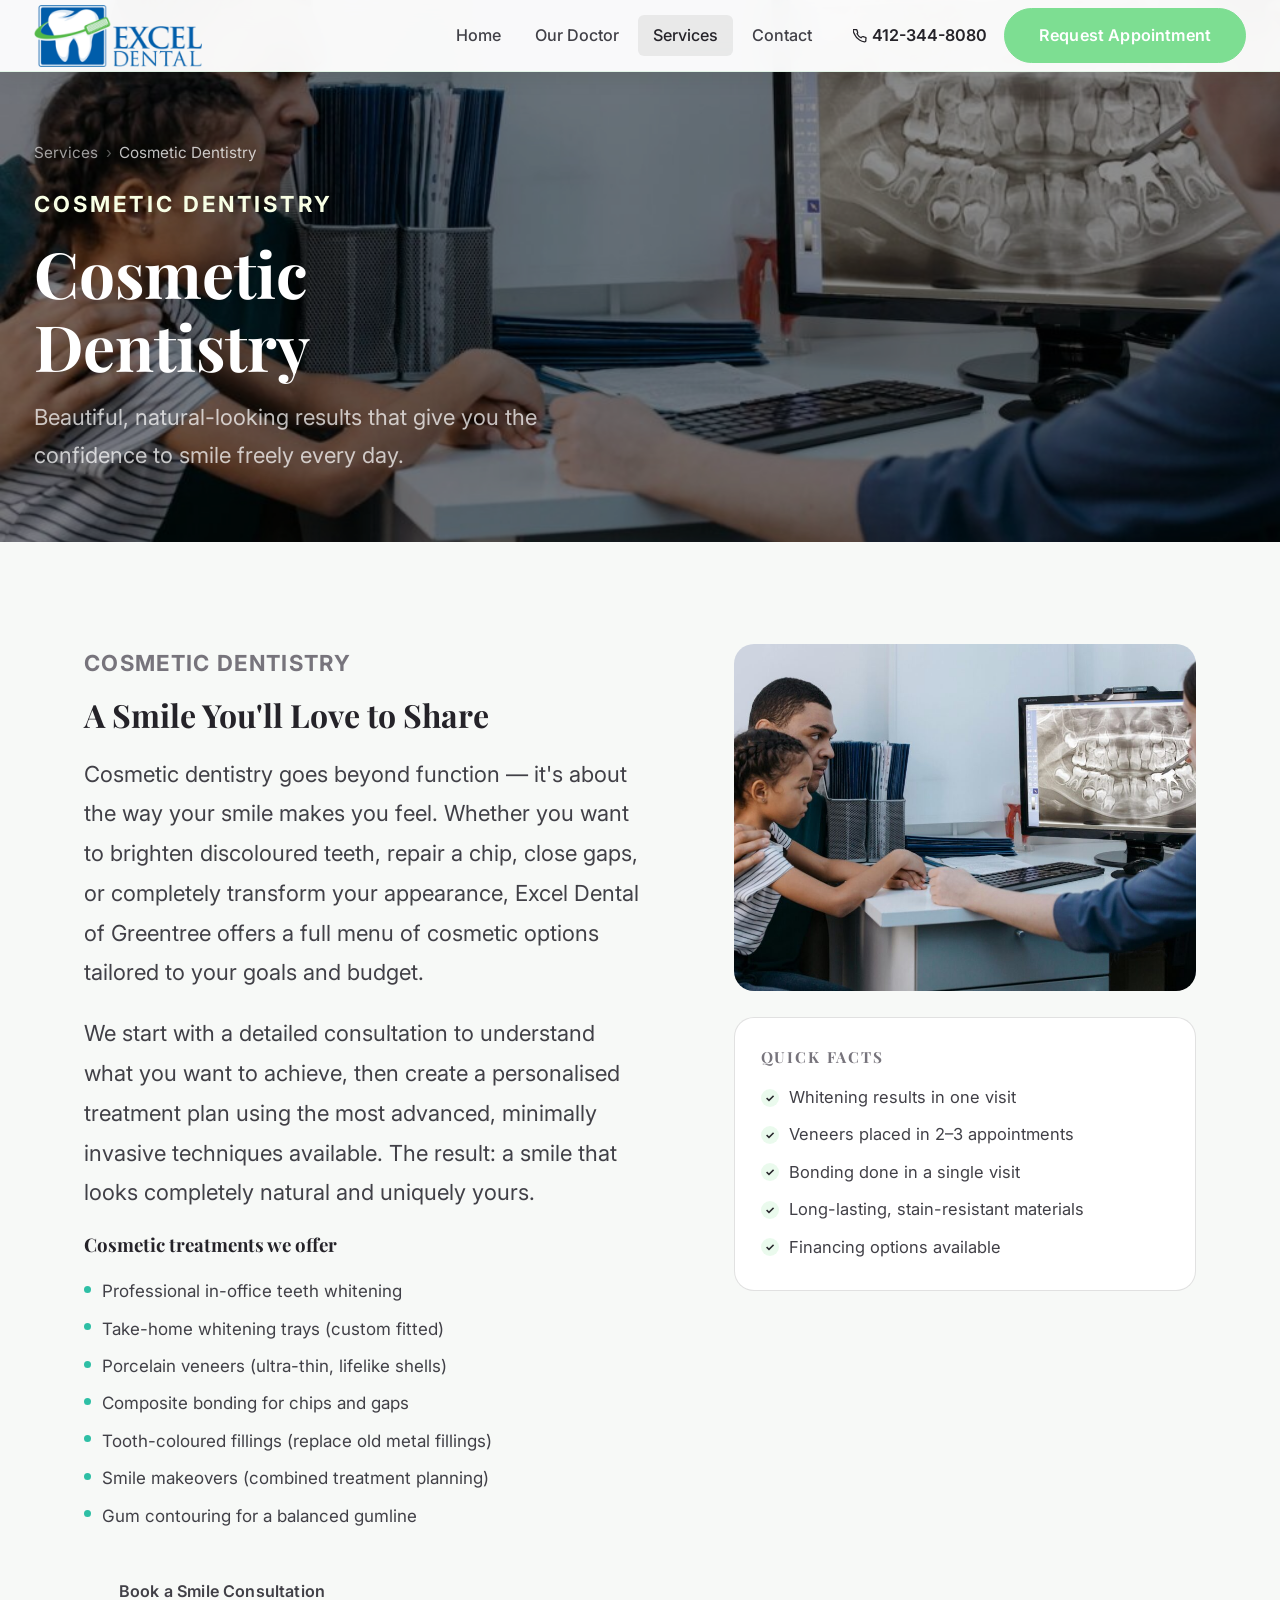
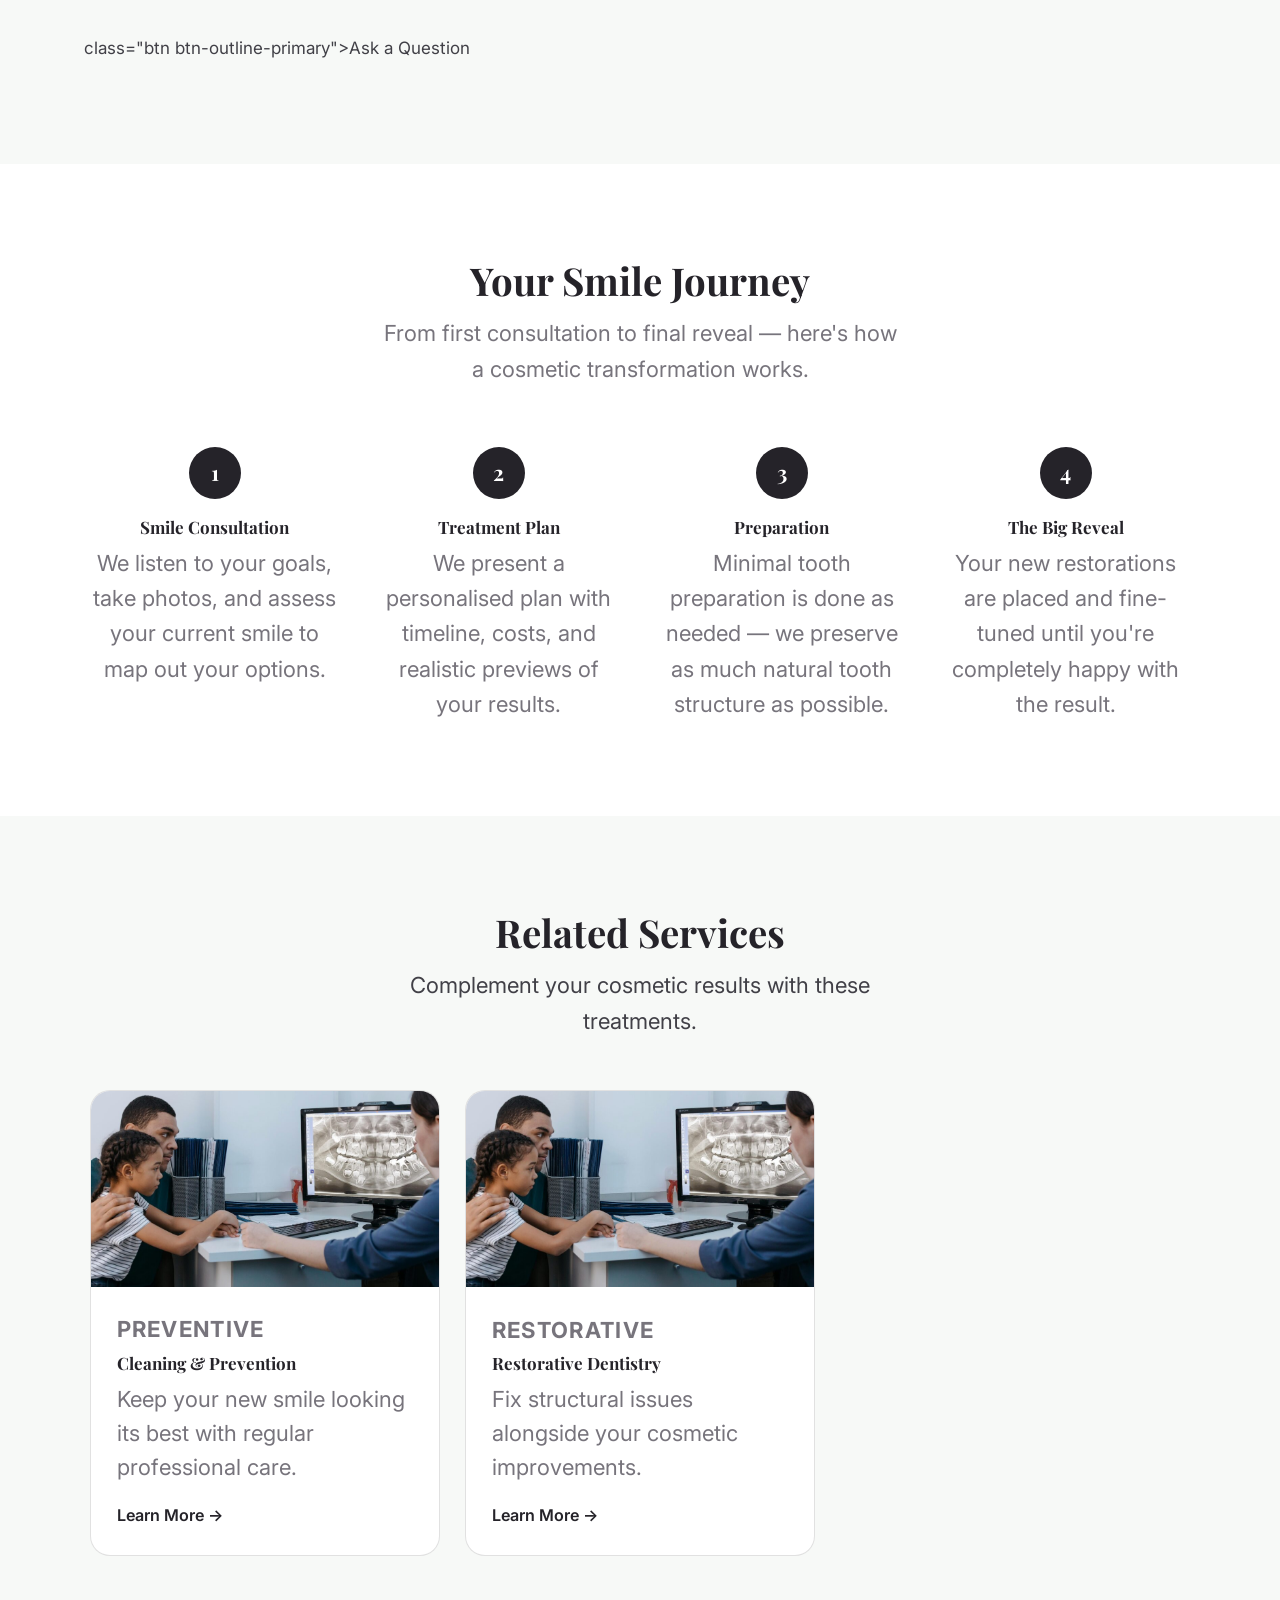
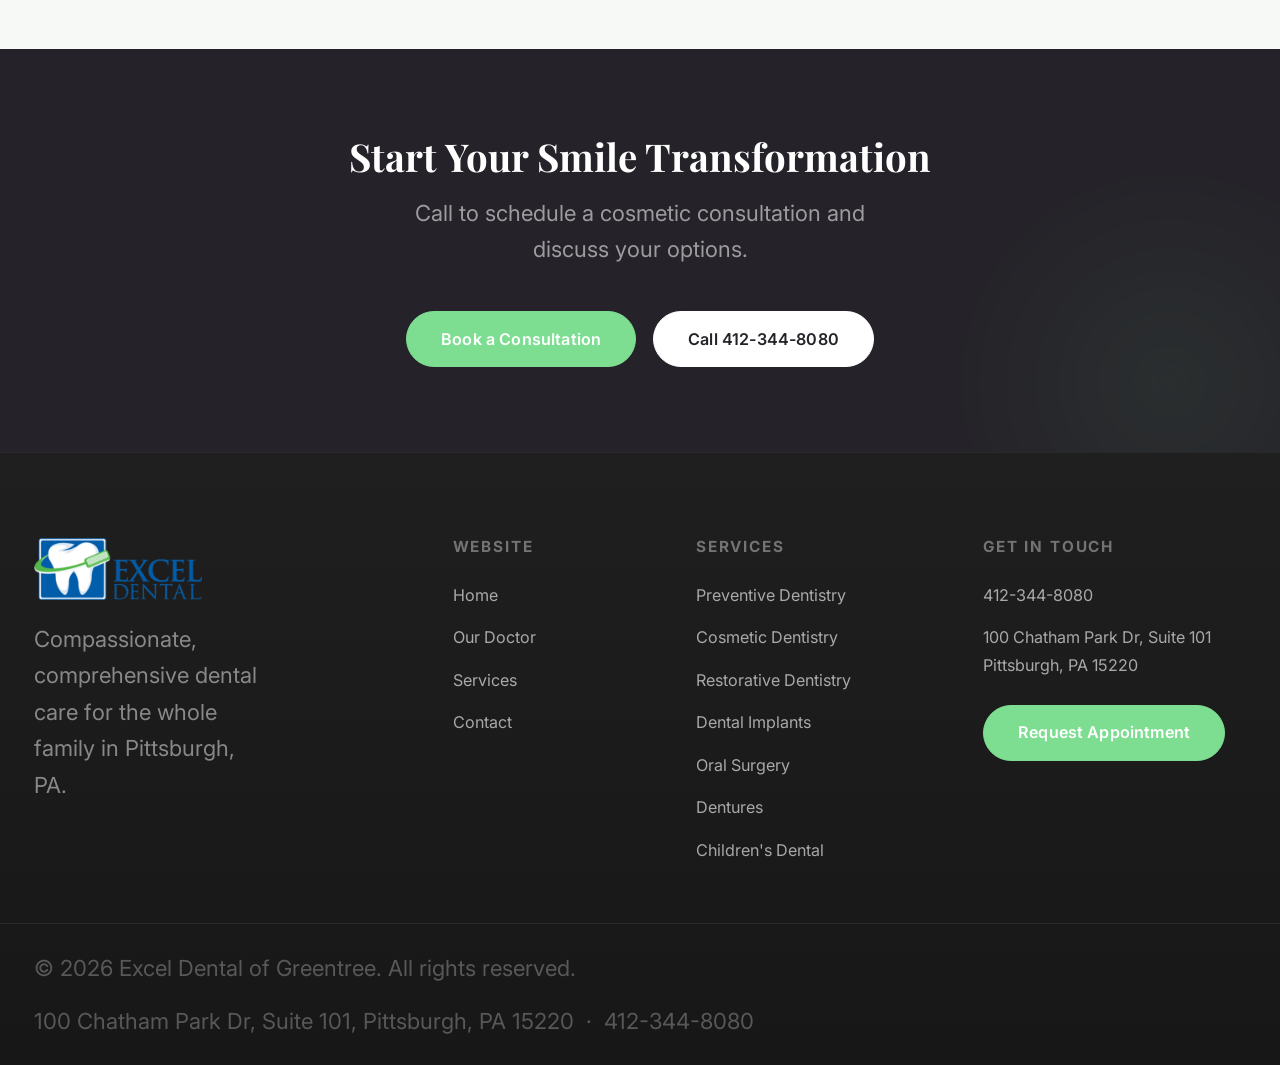
<file: cosmetic-dentistry.html>
<!DOCTYPE html>
<html lang="en">
<head>
  <meta charset="UTF-8" />
  <meta name="viewport" content="width=device-width, initial-scale=1.0" />
  <title>Cosmetic Dentistry | Excel Dental of Greentree</title>
  <meta name="description" content="Teeth whitening, porcelain veneers, bonding, and smile makeovers at Excel Dental of Greentree in Pittsburgh, PA. Achieve the confident smile you deserve." />
  <link rel="canonical" href="https://www.exceldentalgreentree.com/cosmetic-dentistry.html" />
  <meta property="og:type" content="website" />
  <meta property="og:site_name" content="Excel Dental of Greentree" />
  <meta property="og:title" content="Cosmetic Dentistry | Excel Dental of Greentree" />
  <meta property="og:description" content="Teeth whitening, porcelain veneers, bonding, and smile makeovers at Excel Dental of Greentree in Pittsburgh, PA. Achieve the confident smile you deserve." />
  <meta property="og:url" content="https://www.exceldentalgreentree.com/cosmetic-dentistry.html" />
  <meta property="og:image" content="https://www.exceldentalgreentree.com/assets/images/wexford-hero-photo.jpg" />
  <meta name="twitter:card" content="summary_large_image" />
  <meta name="twitter:title" content="Cosmetic Dentistry | Excel Dental of Greentree" />
  <meta name="twitter:description" content="Teeth whitening, porcelain veneers, bonding, and smile makeovers at Excel Dental of Greentree in Pittsburgh, PA. Achieve the confident smile you deserve." />
  <meta name="twitter:image" content="https://www.exceldentalgreentree.com/assets/images/wexford-hero-photo.jpg" />
  <link rel="preconnect" href="https://fonts.googleapis.com" />
  <link rel="preconnect" href="https://fonts.gstatic.com" crossorigin />
  <link href="https://fonts.googleapis.com/css2?family=Playfair+Display:ital,wght@0,400;0,600;0,700;1,400;1,600&family=Inter:wght@300;400;500;600;700&display=swap" rel="stylesheet" />
  <link rel="stylesheet" href="css/style.css" />
  <script type="application/ld+json">
  {
    "@context": "https://schema.org",
    "@type": "MedicalProcedure",
    "name": "Cosmetic Dentistry",
    "description": "Teeth whitening, porcelain veneers, bonding, and smile makeovers at Excel Dental of Greentree in Pittsburgh, PA. Achieve the confident smile you deserve.",
    "url": "https://www.exceldentalgreentree.com/cosmetic-dentistry.html",
    "procedureType": "https://health-lifesci.schema.org/NoninvasiveProcedure",
    "performer": {
      "@type": "Dentist",
      "name": "Excel Dental of Greentree",
      "url": "https://www.exceldentalgreentree.com/"
    }
  }
  </script>
  <link rel="icon" href="/favicon.svg" type="image/svg+xml" />
  <script type="application/ld+json">
  {
    "@context": "https://schema.org",
    "@type": "BreadcrumbList",
    "itemListElement": [
      { "@type": "ListItem", "position": 1, "name": "Home", "item": "https://www.exceldentalgreentree.com/" },
      { "@type": "ListItem", "position": 2, "name": "Services", "item": "https://www.exceldentalgreentree.com/services.html" },
      { "@type": "ListItem", "position": 3, "name": "Cosmetic Dentistry", "item": "https://www.exceldentalgreentree.com/cosmetic-dentistry.html" }
    ]
  }
  </script>
</head>
<body>

  <!-- NAV -->
  <header class="navbar" id="navbar">
    <div class="nav-inner">
      <a href="index.html" class="nav-logo" aria-label="Excel Dental of Greentree — home">
        <div class="nav-logo-icon"><svg viewBox="-32 0 512 512" xmlns="http://www.w3.org/2000/svg" aria-hidden="true" style="fill:#fff;"><path d="M443.98 96.25c-11.01-45.22-47.11-82.06-92.01-93.72-32.19-8.36-63 5.1-89.14 24.33-3.25 2.39-6.96 3.73-10.5 5.48l28.32 18.21c7.42 4.77 9.58 14.67 4.8 22.11-4.46 6.95-14.27 9.86-22.11 4.8L162.83 12.84c-20.7-10.85-43.38-16.4-66.81-10.31-44.9 11.67-81 48.5-92.01 93.72-10.13 41.62-.42 80.81 21.5 110.43 23.36 31.57 32.68 68.66 36.29 107.35 4.4 47.16 10.33 94.16 20.94 140.32l7.8 33.95c3.19 13.87 15.49 23.7 29.67 23.7 13.97 0 26.15-9.55 29.54-23.16l34.47-138.42c4.56-18.32 20.96-31.16 39.76-31.16s35.2 12.85 39.76 31.16l34.47 138.42c3.39 13.61 15.57 23.16 29.54 23.16 14.18 0 26.48-9.83 29.67-23.7l7.8-33.95c10.61-46.15 16.53-93.16 20.94-140.32 3.61-38.7 12.93-75.78 36.29-107.35 21.95-29.61 31.66-68.8 21.53-110.43z"/></svg></div>
        <div class="nav-logo-text"><span class="name">Excel Dental of Greentree</span><span class="tagline">Pittsburgh, PA</span></div>
      </a>
      <nav class="nav-menu" aria-label="Primary navigation">
        <a href="index.html">Home</a><a href="about.html">Our Doctor</a><a href="services.html" class="active">Services</a><a href="contact.html">Contact</a>
      </nav>
      <div class="nav-actions">
        <a href="tel:4123448080" class="nav-phone"><svg width="14" height="14" viewBox="0 0 24 24" fill="none" stroke="currentColor" stroke-width="2.2" stroke-linecap="round" stroke-linejoin="round" aria-hidden="true"><path d="M22 16.92v3a2 2 0 01-2.18 2 19.79 19.79 0 01-8.63-3.07A19.5 19.5 0 013.06 9.81a19.79 19.79 0 01-3.07-8.67A2 2 0 012.18 1h3a2 2 0 012 1.72c.127.96.361 1.903.7 2.81a2 2 0 01-.45 2.11L6.91 8.16a16 16 0 006.93 6.93l1.52-1.52a2 2 0 012.11-.45c.907.339 1.85.573 2.81.7A2 2 0 0122 16.92z"/></svg>412-344-8080</a>
        <a href="https://appt.link/excel-dental-of-greentree-inc-b2nE1td5/in-person-meeting" class="btn btn-accent">Request Appointment</a>
      </div>
      <button class="nav-hamburger" id="navHamburger" aria-label="Toggle menu" aria-expanded="false"><span></span><span></span><span></span></button>
    </div>
    <nav class="nav-mobile" aria-label="Mobile navigation">
      <a href="index.html">Home</a><a href="about.html">Our Doctor</a><a href="services.html">Services</a><a href="contact.html">Contact</a>
      <div class="nav-mobile-cta">
        class="btn btn-outline-primary">📞 412-344-8080</a>
        <a href="https://appt.link/excel-dental-of-greentree-inc-b2nE1td5/in-person-meeting" class="btn btn-accent">Request Appointment</a>
      </div>
    </nav>
  </header>

  <!-- HERO -->
  <section class="srv-page-hero" aria-labelledby="srv-heading">
    <div class="srv-page-hero-bg" style="background-image:url('assets/images/wexford-home-photo.jpg');"></div>
    <div class="srv-page-hero-body">
      <div class="breadcrumb"><a href="services.html">Services</a><span>›</span><span style="color:rgba(255,255,255,.75);">Cosmetic Dentistry</span></div>
      <p class="stag">Cosmetic Dentistry</p>
      <h1 id="srv-heading">Cosmetic<br>Dentistry</h1>
      <p class="hero-sub">Beautiful, natural-looking results that give you the confidence to smile freely every day.</p>
    </div>
  </section>

  <!-- BODY -->
  <div class="srv-page-body">
    <div class="srv-page-content fade-up">
      <p class="stag">Cosmetic Dentistry</p>
      <h2>A Smile You'll Love to Share</h2>
      <p>Cosmetic dentistry goes beyond function — it's about the way your smile makes you feel. Whether you want to brighten discoloured teeth, repair a chip, close gaps, or completely transform your appearance, Excel Dental of Greentree offers a full menu of cosmetic options tailored to your goals and budget.</p>
      <p>We start with a detailed consultation to understand what you want to achieve, then create a personalised treatment plan using the most advanced, minimally invasive techniques available. The result: a smile that looks completely natural and uniquely yours.</p>
      <h3 style="font-size:1.1rem;margin-bottom:.75rem;margin-top:.25rem;">Cosmetic treatments we offer</h3>
      <ul>
        <li>Professional in-office teeth whitening</li>
        <li>Take-home whitening trays (custom fitted)</li>
        <li>Porcelain veneers (ultra-thin, lifelike shells)</li>
        <li>Composite bonding for chips and gaps</li>
        <li>Tooth-coloured fillings (replace old metal fillings)</li>
        <li>Smile makeovers (combined treatment planning)</li>
        <li>Gum contouring for a balanced gumline</li>
      </ul>
      <div class="srv-page-actions">
        <a href="tel:+14123448080" class="btn btn-blue">Book a Smile Consultation</a>
        class="btn btn-outline-primary">Ask a Question</a>
      </div>
    </div>
    <aside class="srv-page-sidebar">
      <div class="srv-sidebar-img fade-up">
        <img src="assets/images/wexford-home-photo.jpg" alt="Patient with a bright cosmetic smile result" loading="lazy" />
      </div>
      <div class="srv-info-card fade-up">
        <h4>Quick Facts</h4>
        <ul>
          <li>Whitening results in one visit</li>
          <li>Veneers placed in 2–3 appointments</li>
          <li>Bonding done in a single visit</li>
          <li>Long-lasting, stain-resistant materials</li>
          <li>Financing options available</li>
        </ul>
      </div>
    </aside>
  </div>

  <!-- PROCESS -->
  <section class="process-section" aria-labelledby="process-heading">
    <div class="section-header fade-up">
      <h2 id="process-heading">Your Smile Journey</h2>
      <p>From first consultation to final reveal — here's how a cosmetic transformation works.</p>
    </div>
    <div class="process-steps">
      <div class="process-step fade-up"><div class="step-num">1</div><h3>Smile Consultation</h3><p>We listen to your goals, take photos, and assess your current smile to map out your options.</p></div>
      <div class="process-step fade-up"><div class="step-num">2</div><h3>Treatment Plan</h3><p>We present a personalised plan with timeline, costs, and realistic previews of your results.</p></div>
      <div class="process-step fade-up"><div class="step-num">3</div><h3>Preparation</h3><p>Minimal tooth preparation is done as needed — we preserve as much natural tooth structure as possible.</p></div>
      <div class="process-step fade-up"><div class="step-num">4</div><h3>The Big Reveal</h3><p>Your new restorations are placed and fine-tuned until you're completely happy with the result.</p></div>
    </div>
  </section>

  <!-- RELATED -->
  <section class="related-section" aria-labelledby="related-heading">
    <div class="section-header fade-up"><h2 id="related-heading">Related Services</h2><p>Complement your cosmetic results with these treatments.</p></div>
    <div class="related-grid">
      <a href="cleaning-and-prevention.html" class="related-card"><div class="related-card-img"><img src="assets/images/wexford-home-photo.jpg" alt="Cleaning" loading="lazy" /></div><div class="related-card-body"><p class="stag">Preventive</p><h3>Cleaning &amp; Prevention</h3><p>Keep your new smile looking its best with regular professional care.</p><span class="related-card-link">Learn More →</span></div></a>
      <a href="restorative-dentistry.html" class="related-card"><div class="related-card-img"><img src="assets/images/wexford-home-photo.jpg" alt="Restorative" loading="lazy" /></div><div class="related-card-body"><p class="stag">Restorative</p><h3>Restorative Dentistry</h3><p>Fix structural issues alongside your cosmetic improvements.</p><span class="related-card-link">Learn More →</span></div></a>
    </div>
  </section>

  <!-- CTA -->
  <section class="cta-banner"><h2 class="fade-up">Start Your Smile Transformation</h2><p class="fade-up">Call to schedule a cosmetic consultation and discuss your options.</p><div class="cta-actions fade-up"><a href="tel:+14123448080" class="btn btn-accent">Book a Consultation</a><a href="tel:4123448080" class="btn btn-light">Call 412-344-8080</a></div></section>

  <!-- FOOTER -->
  <footer class="footer">
    <div class="footer-main">
      <div class="footer-brand"><div class="f-logo"><div class="f-logo-icon"><svg viewBox="-32 0 512 512" xmlns="http://www.w3.org/2000/svg" aria-hidden="true" style="fill:#2a2a2a;"><path d="M443.98 96.25c-11.01-45.22-47.11-82.06-92.01-93.72-32.19-8.36-63 5.1-89.14 24.33-3.25 2.39-6.96 3.73-10.5 5.48l28.32 18.21c7.42 4.77 9.58 14.67 4.8 22.11-4.46 6.95-14.27 9.86-22.11 4.8L162.83 12.84c-20.7-10.85-43.38-16.4-66.81-10.31-44.9 11.67-81 48.5-92.01 93.72-10.13 41.62-.42 80.81 21.5 110.43 23.36 31.57 32.68 68.66 36.29 107.35 4.4 47.16 10.33 94.16 20.94 140.32l7.8 33.95c3.19 13.87 15.49 23.7 29.67 23.7 13.97 0 26.15-9.55 29.54-23.16l34.47-138.42c4.56-18.32 20.96-31.16 39.76-31.16s35.2 12.85 39.76 31.16l34.47 138.42c3.39 13.61 15.57 23.16 29.54 23.16 14.18 0 26.48-9.83 29.67-23.7l7.8-33.95c10.61-46.15 16.53-93.16 20.94-140.32 3.61-38.7 12.93-75.78 36.29-107.35 21.95-29.61 31.66-68.8 21.53-110.43z"/></svg></div><div class="f-logo-text"><span class="name">Excel Dental</span><span class="care">Care</span></div></div><p>Compassionate, comprehensive dental care for the whole family in Pittsburgh, PA.</p></div>
      <div class="footer-col"><h4>Website</h4><ul><li><a href="index.html">Home</a></li><li><a href="about.html">Our Doctor</a></li><li><a href="services.html">Services</a></li><li><a href="contact.html">Contact</a></li></ul></div>
      <div class="footer-col"><h4>Services</h4><ul><li><a href="cleaning-and-prevention.html">Preventive Dentistry</a></li><li><a href="cosmetic-dentistry.html">Cosmetic Dentistry</a></li><li><a href="restorative-dentistry.html">Restorative Dentistry</a></li><li><a href="dental-implants.html">Dental Implants</a></li><li><a href="oral-surgery.html">Oral Surgery</a></li><li><a href="dentures.html">Dentures</a></li><li><a href="pediatric-dentistry.html">Children's Dental</a></li></ul></div>
      <div class="footer-col"><h4>Get In Touch</h4><ul><li><a href="tel:4123448080">412-344-8080</a></li><li><a href="https://maps.google.com/?q=100+Chatham+Park+Dr+Suite+101+Pittsburgh+PA+15220" target="_blank" rel="noopener">100 Chatham Park Dr, Suite 101<br>Pittsburgh, PA 15220</a></li></ul><a href="https://appt.link/excel-dental-of-greentree-inc-b2nE1td5/in-person-meeting" class="btn btn-accent footer-appt-btn">Request Appointment</a></div>
    </div>
    <div class="footer-bottom"><p>&copy; <span id="year"></span> Excel Dental of Greentree. All rights reserved.</p><p>100 Chatham Park Dr, Suite 101, Pittsburgh, PA 15220 &nbsp;·&nbsp; 412-344-8080</p></div>
  </footer>
  <script src="js/main.js"></script>
</body>
</html>
</file>
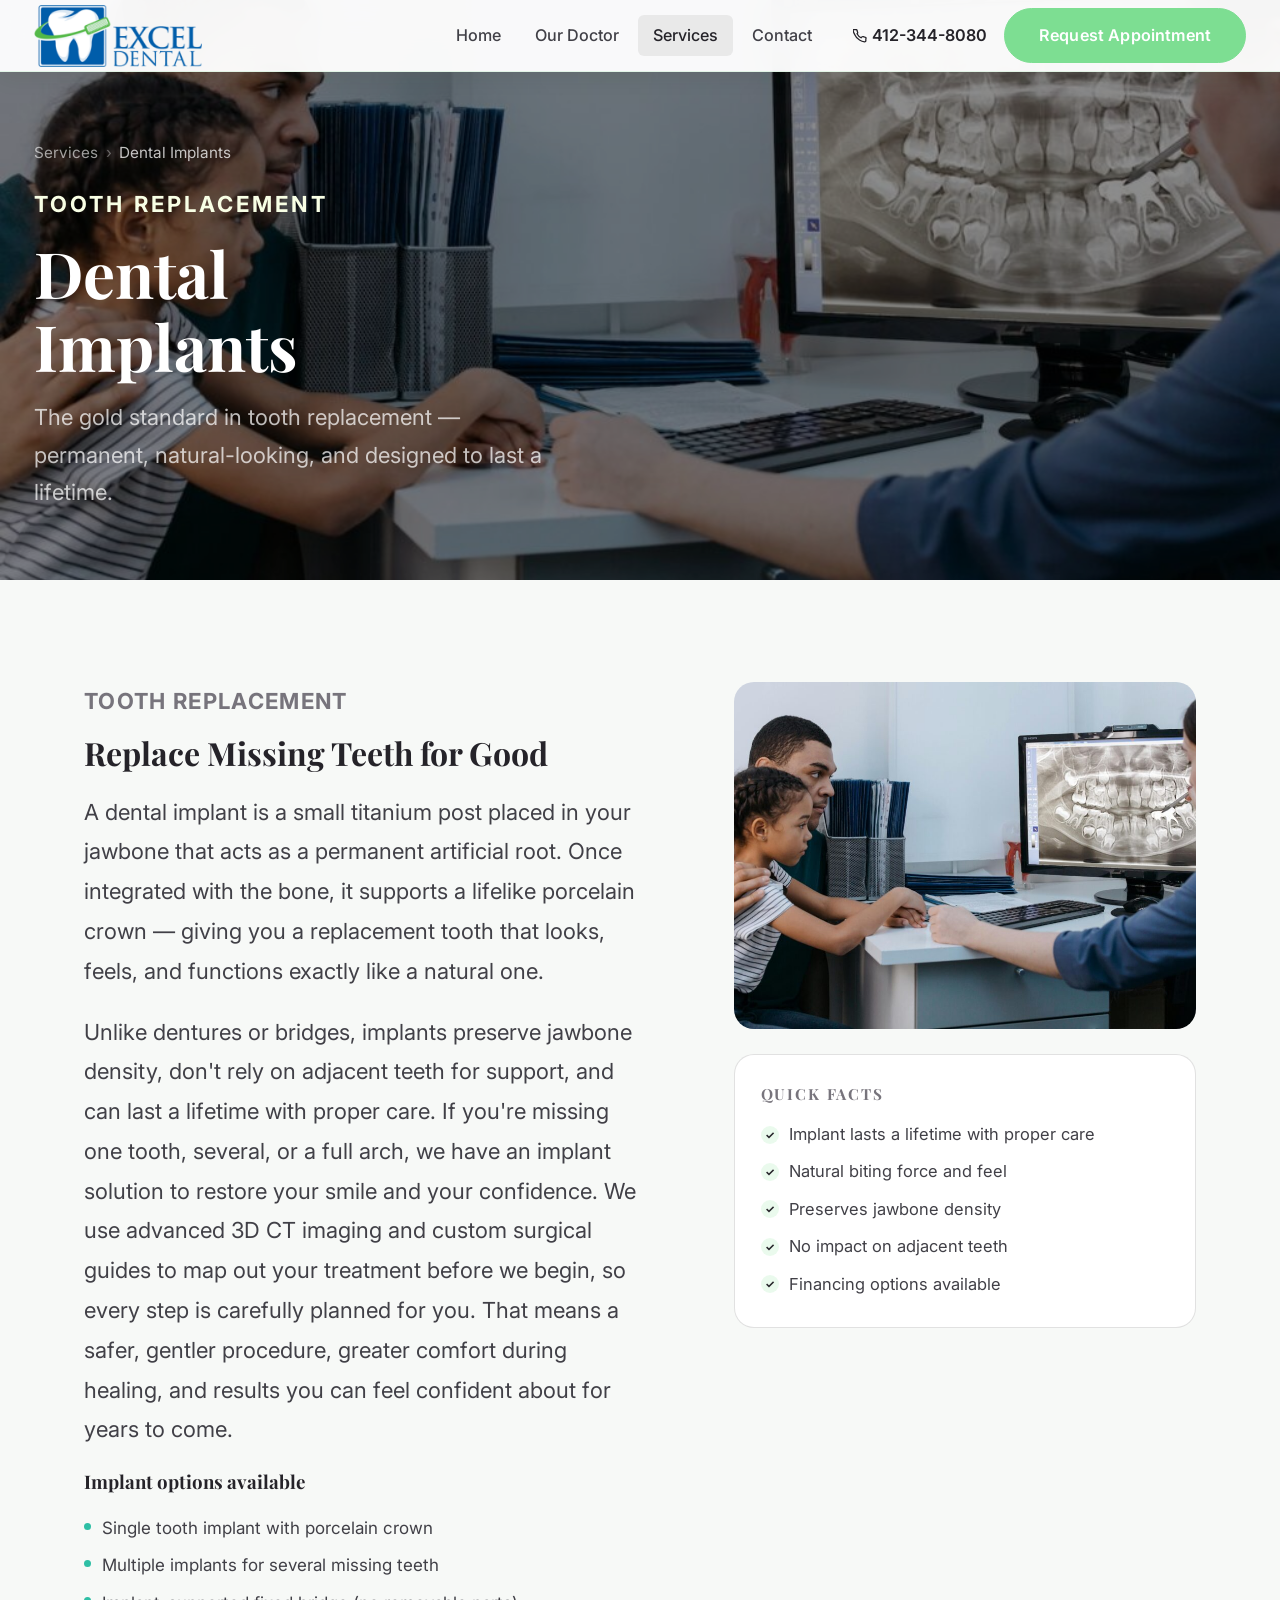
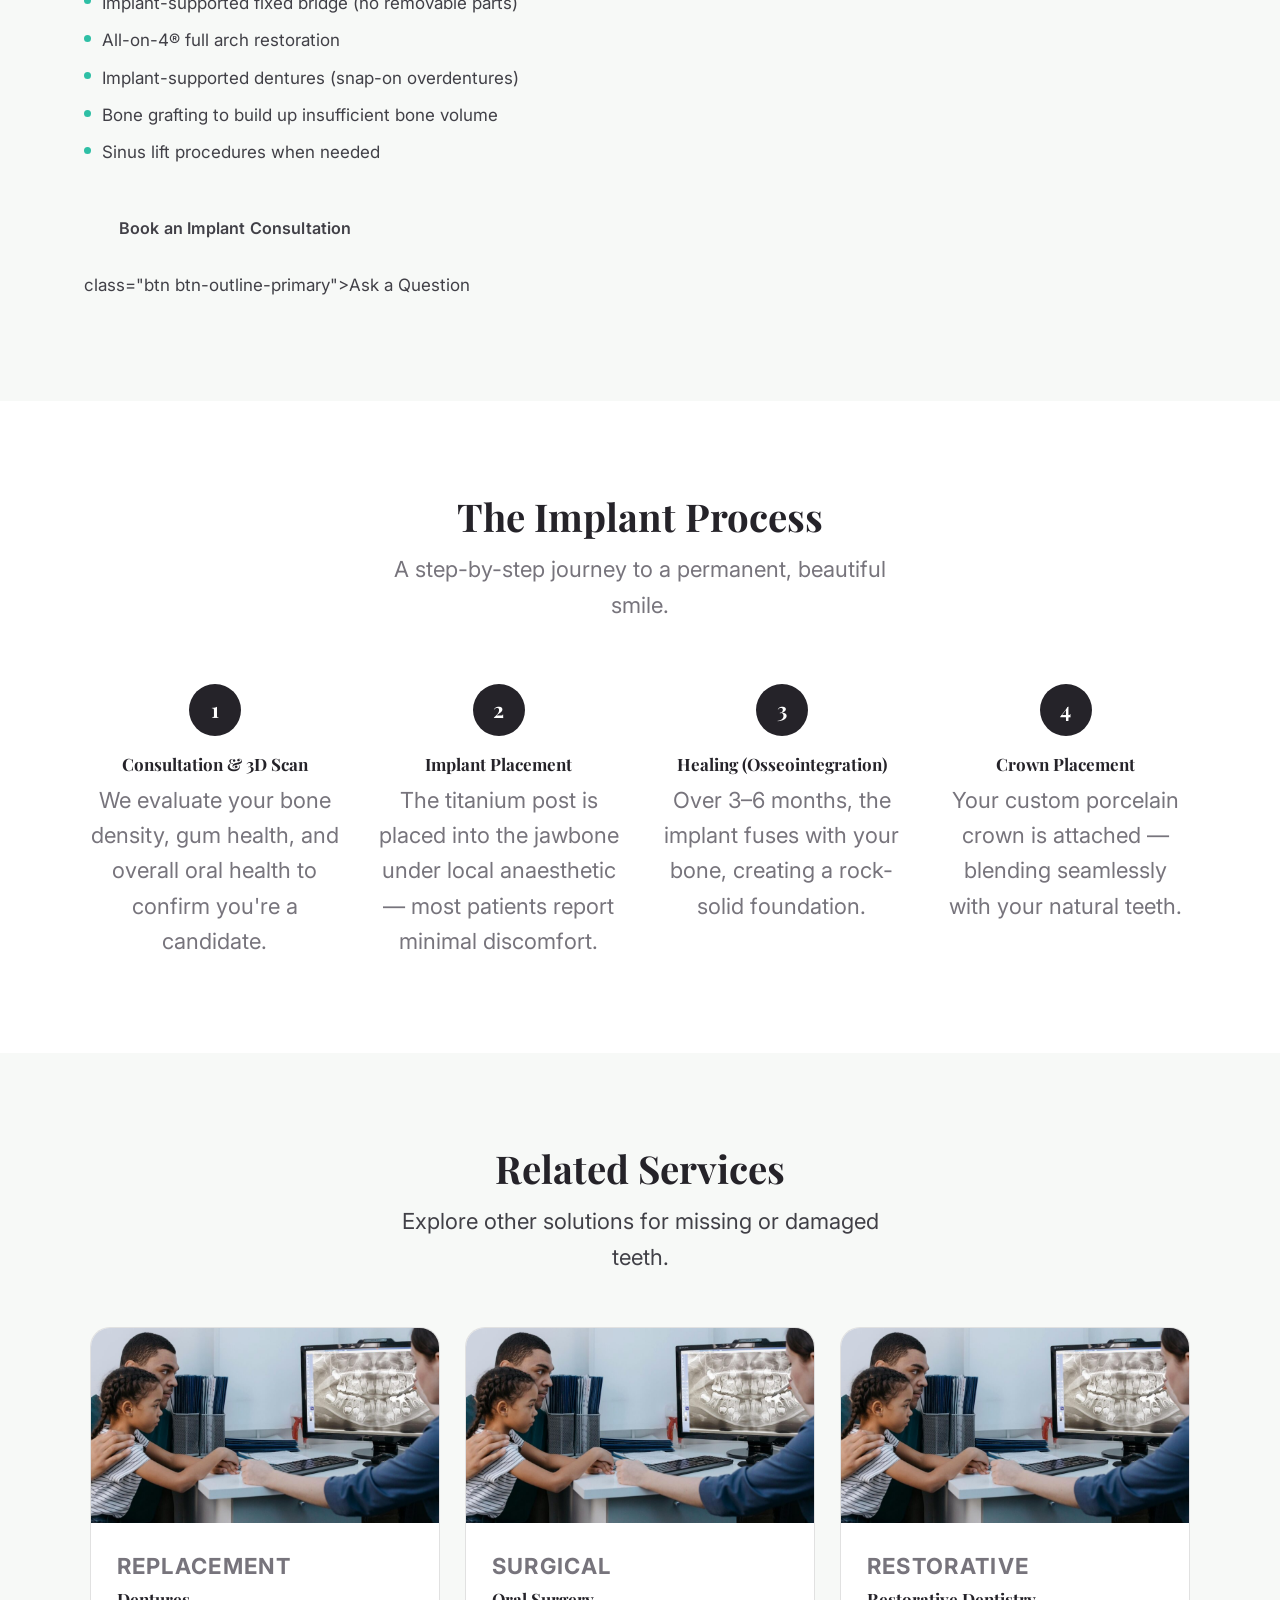
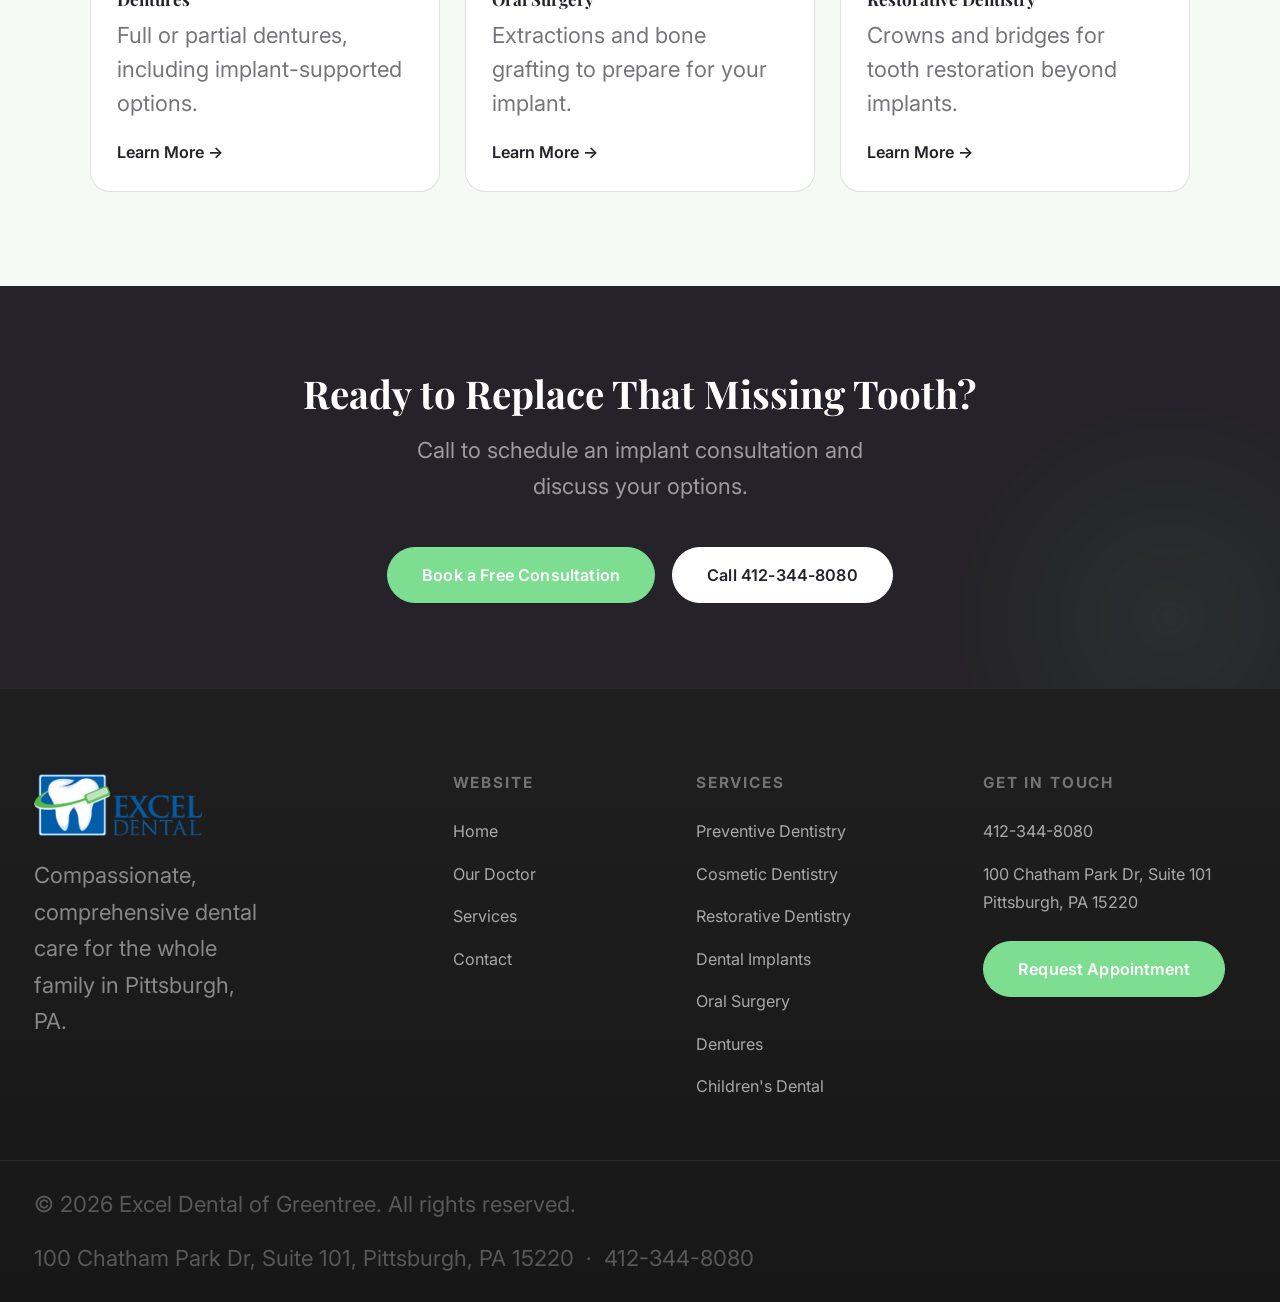
<file: dental-implants.html>
<!DOCTYPE html>
<html lang="en">
<head>
  <meta charset="UTF-8" />
  <meta name="viewport" content="width=device-width, initial-scale=1.0" />
  <title>Dental Implants | Excel Dental of Greentree</title>
  <meta name="description" content="Permanent, natural-looking dental implants at Excel Dental of Greentree in Pittsburgh, PA. Replace one tooth or a full arch with implants that look and feel like your own." />
  <link rel="canonical" href="https://www.exceldentalgreentree.com/dental-implants.html" />
  <meta property="og:type" content="website" />
  <meta property="og:site_name" content="Excel Dental of Greentree" />
  <meta property="og:title" content="Dental Implants | Excel Dental of Greentree" />
  <meta property="og:description" content="Permanent, natural-looking dental implants at Excel Dental of Greentree in Pittsburgh, PA. Replace one tooth or a full arch with implants that look and feel like your own." />
  <meta property="og:url" content="https://www.exceldentalgreentree.com/dental-implants.html" />
  <meta property="og:image" content="https://www.exceldentalgreentree.com/assets/images/wexford-hero-photo.jpg" />
  <meta name="twitter:card" content="summary_large_image" />
  <meta name="twitter:title" content="Dental Implants | Excel Dental of Greentree" />
  <meta name="twitter:description" content="Permanent, natural-looking dental implants at Excel Dental of Greentree in Pittsburgh, PA. Replace one tooth or a full arch with implants that look and feel like your own." />
  <meta name="twitter:image" content="https://www.exceldentalgreentree.com/assets/images/wexford-hero-photo.jpg" />
  <link rel="preconnect" href="https://fonts.googleapis.com" />
  <link rel="preconnect" href="https://fonts.gstatic.com" crossorigin />
  <link href="https://fonts.googleapis.com/css2?family=Playfair+Display:ital,wght@0,400;0,600;0,700;1,400;1,600&family=Inter:wght@300;400;500;600;700&display=swap" rel="stylesheet" />
  <link rel="stylesheet" href="css/style.css" />
  <script type="application/ld+json">
  {
    "@context": "https://schema.org",
    "@type": "MedicalProcedure",
    "name": "Dental Implants",
    "description": "Permanent, natural-looking dental implants at Excel Dental of Greentree in Pittsburgh, PA. Replace one tooth or a full arch with implants that look and feel like your own.",
    "url": "https://www.exceldentalgreentree.com/dental-implants.html",
    "procedureType": "https://health-lifesci.schema.org/SurgicalProcedure",
    "performer": {
      "@type": "Dentist",
      "name": "Excel Dental of Greentree",
      "url": "https://www.exceldentalgreentree.com/"
    }
  }
  </script>
  <link rel="icon" href="/favicon.svg" type="image/svg+xml" />
  <script type="application/ld+json">
  {
    "@context": "https://schema.org",
    "@type": "BreadcrumbList",
    "itemListElement": [
      { "@type": "ListItem", "position": 1, "name": "Home", "item": "https://www.exceldentalgreentree.com/" },
      { "@type": "ListItem", "position": 2, "name": "Services", "item": "https://www.exceldentalgreentree.com/services.html" },
      { "@type": "ListItem", "position": 3, "name": "Dental Implants", "item": "https://www.exceldentalgreentree.com/dental-implants.html" }
    ]
  }
  </script>
</head>
<body>

  <!-- NAV -->
  <header class="navbar" id="navbar">
    <div class="nav-inner">
      <a href="index.html" class="nav-logo" aria-label="Excel Dental of Greentree — home">
        <div class="nav-logo-icon"><svg viewBox="-32 0 512 512" xmlns="http://www.w3.org/2000/svg" aria-hidden="true" style="fill:#fff;"><path d="M443.98 96.25c-11.01-45.22-47.11-82.06-92.01-93.72-32.19-8.36-63 5.1-89.14 24.33-3.25 2.39-6.96 3.73-10.5 5.48l28.32 18.21c7.42 4.77 9.58 14.67 4.8 22.11-4.46 6.95-14.27 9.86-22.11 4.8L162.83 12.84c-20.7-10.85-43.38-16.4-66.81-10.31-44.9 11.67-81 48.5-92.01 93.72-10.13 41.62-.42 80.81 21.5 110.43 23.36 31.57 32.68 68.66 36.29 107.35 4.4 47.16 10.33 94.16 20.94 140.32l7.8 33.95c3.19 13.87 15.49 23.7 29.67 23.7 13.97 0 26.15-9.55 29.54-23.16l34.47-138.42c4.56-18.32 20.96-31.16 39.76-31.16s35.2 12.85 39.76 31.16l34.47 138.42c3.39 13.61 15.57 23.16 29.54 23.16 14.18 0 26.48-9.83 29.67-23.7l7.8-33.95c10.61-46.15 16.53-93.16 20.94-140.32 3.61-38.7 12.93-75.78 36.29-107.35 21.95-29.61 31.66-68.8 21.53-110.43z"/></svg></div>
        <div class="nav-logo-text"><span class="name">Excel Dental of Greentree</span><span class="tagline">Pittsburgh, PA</span></div>
      </a>
      <nav class="nav-menu" aria-label="Primary navigation">
        <a href="index.html">Home</a><a href="about.html">Our Doctor</a><a href="services.html" class="active">Services</a><a href="contact.html">Contact</a>
      </nav>
      <div class="nav-actions">
        <a href="tel:4123448080" class="nav-phone"><svg width="14" height="14" viewBox="0 0 24 24" fill="none" stroke="currentColor" stroke-width="2.2" stroke-linecap="round" stroke-linejoin="round" aria-hidden="true"><path d="M22 16.92v3a2 2 0 01-2.18 2 19.79 19.79 0 01-8.63-3.07A19.5 19.5 0 013.06 9.81a19.79 19.79 0 01-3.07-8.67A2 2 0 012.18 1h3a2 2 0 012 1.72c.127.96.361 1.903.7 2.81a2 2 0 01-.45 2.11L6.91 8.16a16 16 0 006.93 6.93l1.52-1.52a2 2 0 012.11-.45c.907.339 1.85.573 2.81.7A2 2 0 0122 16.92z"/></svg>412-344-8080</a>
        <a href="https://appt.link/excel-dental-of-greentree-inc-b2nE1td5/in-person-meeting" class="btn btn-accent">Request Appointment</a>
      </div>
      <button class="nav-hamburger" id="navHamburger" aria-label="Toggle menu" aria-expanded="false"><span></span><span></span><span></span></button>
    </div>
    <nav class="nav-mobile" aria-label="Mobile navigation">
      <a href="index.html">Home</a><a href="about.html">Our Doctor</a><a href="services.html">Services</a><a href="contact.html">Contact</a>
      <div class="nav-mobile-cta"><a href="tel:4123448080" class="btn btn-outline">📞 412-344-8080</a><a href="https://appt.link/excel-dental-of-greentree-inc-b2nE1td5/in-person-meeting" class="btn btn-accent">Request Appointment</a></div>
    </nav>
  </header>

  <!-- HERO -->
  <section class="srv-page-hero" aria-labelledby="srv-heading">
    <div class="srv-page-hero-bg" style="background-image:url('assets/images/wexford-home-photo.jpg');"></div>
    <div class="srv-page-hero-body">
      <div class="breadcrumb"><a href="services.html">Services</a><span>›</span><span style="color:rgba(255,255,255,.75);">Dental Implants</span></div>
      <p class="stag">Tooth Replacement</p>
      <h1 id="srv-heading">Dental<br>Implants</h1>
      <p class="hero-sub">The gold standard in tooth replacement — permanent, natural-looking, and designed to last a lifetime.</p>
    </div>
  </section>

  <!-- BODY -->
  <div class="srv-page-body">
    <div class="srv-page-content fade-up">
      <p class="stag">Tooth Replacement</p>
      <h2>Replace Missing Teeth for Good</h2>
      <p>A dental implant is a small titanium post placed in your jawbone that acts as a permanent artificial root. Once integrated with the bone, it supports a lifelike porcelain crown — giving you a replacement tooth that looks, feels, and functions exactly like a natural one.</p>
      <p>Unlike dentures or bridges, implants preserve jawbone density, don't rely on adjacent teeth for support, and can last a lifetime with proper care. If you're missing one tooth, several, or a full arch, we have an implant solution to restore your smile and your confidence. We use advanced 3D CT imaging and custom surgical guides to map out your treatment before we begin, so every step is carefully planned for you. That means a safer, gentler procedure, greater comfort during healing, and results you can feel confident about for years to come.</p>
      <h3 style="font-size:1.1rem;margin-bottom:.75rem;margin-top:.25rem;">Implant options available</h3>
      <ul>
        <li>Single tooth implant with porcelain crown</li>
        <li>Multiple implants for several missing teeth</li>
        <li>Implant-supported fixed bridge (no removable parts)</li>
        <li>All-on-4® full arch restoration</li>
        <li>Implant-supported dentures (snap-on overdentures)</li>
        <li>Bone grafting to build up insufficient bone volume</li>
        <li>Sinus lift procedures when needed</li>
      </ul>
      <div class="srv-page-actions">
        <a href="tel:+14123448080" class="btn btn-blue">Book an Implant Consultation</a>
        class="btn btn-outline-primary">Ask a Question</a>
      </div>
    </div>
    <aside class="srv-page-sidebar">
      <div class="srv-sidebar-img fade-up"><img src="assets/images/wexford-home-photo.jpg" alt="Dental implant crown placement" loading="lazy" /></div>
      <div class="srv-info-card fade-up">
        <h4>Quick Facts</h4>
        <ul>
          <li>Implant lasts a lifetime with proper care</li>
          <li>Natural biting force and feel</li>
          <li>Preserves jawbone density</li>
          <li>No impact on adjacent teeth</li>
          <li>Financing options available</li>
        </ul>
      </div>
    </aside>
  </div>

  <!-- PROCESS -->
  <section class="process-section" aria-labelledby="process-heading">
    <div class="section-header fade-up"><h2 id="process-heading">The Implant Process</h2><p>A step-by-step journey to a permanent, beautiful smile.</p></div>
    <div class="process-steps">
      <div class="process-step fade-up"><div class="step-num">1</div><h3>Consultation &amp; 3D Scan</h3><p>We evaluate your bone density, gum health, and overall oral health to confirm you're a candidate.</p></div>
      <div class="process-step fade-up"><div class="step-num">2</div><h3>Implant Placement</h3><p>The titanium post is placed into the jawbone under local anaesthetic — most patients report minimal discomfort.</p></div>
      <div class="process-step fade-up"><div class="step-num">3</div><h3>Healing (Osseointegration)</h3><p>Over 3–6 months, the implant fuses with your bone, creating a rock-solid foundation.</p></div>
      <div class="process-step fade-up"><div class="step-num">4</div><h3>Crown Placement</h3><p>Your custom porcelain crown is attached — blending seamlessly with your natural teeth.</p></div>
    </div>
  </section>

  <!-- RELATED -->
  <section class="related-section" aria-labelledby="related-heading">
    <div class="section-header fade-up"><h2 id="related-heading">Related Services</h2><p>Explore other solutions for missing or damaged teeth.</p></div>
    <div class="related-grid">
      <a href="dentures.html" class="related-card"><div class="related-card-img"><img src="assets/images/wexford-home-photo.jpg" alt="Dentures" loading="lazy" /></div><div class="related-card-body"><p class="stag">Replacement</p><h3>Dentures</h3><p>Full or partial dentures, including implant-supported options.</p><span class="related-card-link">Learn More →</span></div></a>
      <a href="oral-surgery.html" class="related-card"><div class="related-card-img"><img src="assets/images/wexford-home-photo.jpg" alt="Oral Surgery" loading="lazy" /></div><div class="related-card-body"><p class="stag">Surgical</p><h3>Oral Surgery</h3><p>Extractions and bone grafting to prepare for your implant.</p><span class="related-card-link">Learn More →</span></div></a>
      <a href="restorative-dentistry.html" class="related-card"><div class="related-card-img"><img src="assets/images/wexford-home-photo.jpg" alt="Restorative" loading="lazy" /></div><div class="related-card-body"><p class="stag">Restorative</p><h3>Restorative Dentistry</h3><p>Crowns and bridges for tooth restoration beyond implants.</p><span class="related-card-link">Learn More →</span></div></a>
    </div>
  </section>

  <!-- CTA -->
  <section class="cta-banner"><h2 class="fade-up">Ready to Replace That Missing Tooth?</h2><p class="fade-up">Call to schedule an implant consultation and discuss your options.</p><div class="cta-actions fade-up"><a href="tel:+14123448080" class="btn btn-accent">Book a Free Consultation</a><a href="tel:4123448080" class="btn btn-light">Call 412-344-8080</a></div></section>

  <!-- FOOTER -->
  <footer class="footer">
    <div class="footer-main">
      <div class="footer-brand"><div class="f-logo"><div class="f-logo-icon"><svg viewBox="-32 0 512 512" xmlns="http://www.w3.org/2000/svg" aria-hidden="true" style="fill:#2a2a2a;"><path d="M443.98 96.25c-11.01-45.22-47.11-82.06-92.01-93.72-32.19-8.36-63 5.1-89.14 24.33-3.25 2.39-6.96 3.73-10.5 5.48l28.32 18.21c7.42 4.77 9.58 14.67 4.8 22.11-4.46 6.95-14.27 9.86-22.11 4.8L162.83 12.84c-20.7-10.85-43.38-16.4-66.81-10.31-44.9 11.67-81 48.5-92.01 93.72-10.13 41.62-.42 80.81 21.5 110.43 23.36 31.57 32.68 68.66 36.29 107.35 4.4 47.16 10.33 94.16 20.94 140.32l7.8 33.95c3.19 13.87 15.49 23.7 29.67 23.7 13.97 0 26.15-9.55 29.54-23.16l34.47-138.42c4.56-18.32 20.96-31.16 39.76-31.16s35.2 12.85 39.76 31.16l34.47 138.42c3.39 13.61 15.57 23.16 29.54 23.16 14.18 0 26.48-9.83 29.67-23.7l7.8-33.95c10.61-46.15 16.53-93.16 20.94-140.32 3.61-38.7 12.93-75.78 36.29-107.35 21.95-29.61 31.66-68.8 21.53-110.43z"/></svg></div><div class="f-logo-text"><span class="name">Excel Dental</span><span class="care">Care</span></div></div><p>Compassionate, comprehensive dental care for the whole family in Pittsburgh, PA.</p></div>
      <div class="footer-col"><h4>Website</h4><ul><li><a href="index.html">Home</a></li><li><a href="about.html">Our Doctor</a></li><li><a href="services.html">Services</a></li><li><a href="contact.html">Contact</a></li></ul></div>
      <div class="footer-col"><h4>Services</h4><ul><li><a href="cleaning-and-prevention.html">Preventive Dentistry</a></li><li><a href="cosmetic-dentistry.html">Cosmetic Dentistry</a></li><li><a href="restorative-dentistry.html">Restorative Dentistry</a></li><li><a href="dental-implants.html">Dental Implants</a></li><li><a href="oral-surgery.html">Oral Surgery</a></li><li><a href="dentures.html">Dentures</a></li><li><a href="pediatric-dentistry.html">Children's Dental</a></li></ul></div>
      <div class="footer-col"><h4>Get In Touch</h4><ul><li><a href="tel:4123448080">412-344-8080</a></li><li><a href="https://maps.google.com/?q=100+Chatham+Park+Dr+Suite+101+Pittsburgh+PA+15220" target="_blank" rel="noopener">100 Chatham Park Dr, Suite 101<br>Pittsburgh, PA 15220</a></li></ul><a href="https://appt.link/excel-dental-of-greentree-inc-b2nE1td5/in-person-meeting" class="btn btn-accent footer-appt-btn">Request Appointment</a></div>
    </div>
    <div class="footer-bottom"><p>&copy; <span id="year"></span> Excel Dental of Greentree. All rights reserved.</p><p>100 Chatham Park Dr, Suite 101, Pittsburgh, PA 15220 &nbsp;·&nbsp; 412-344-8080</p></div>
  </footer>
  <script src="js/main.js"></script>
</body>
</html>
</file>
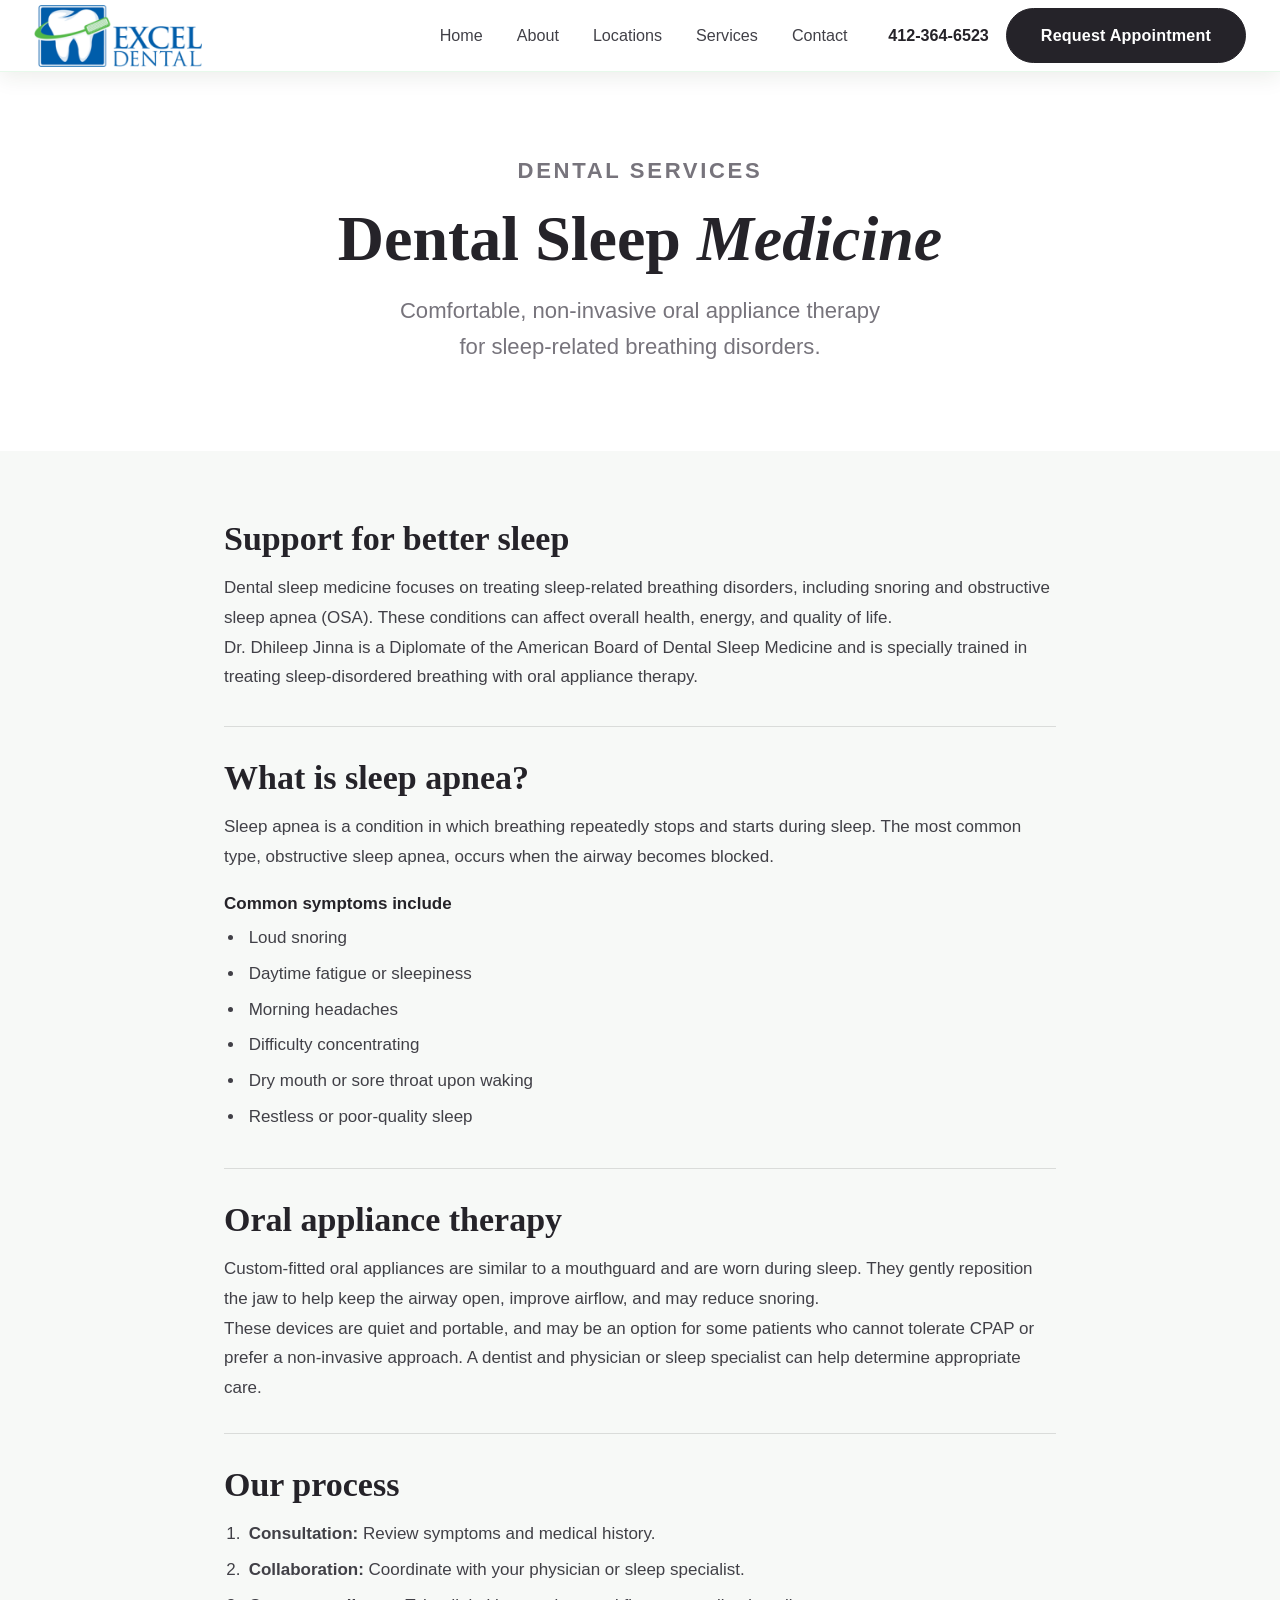
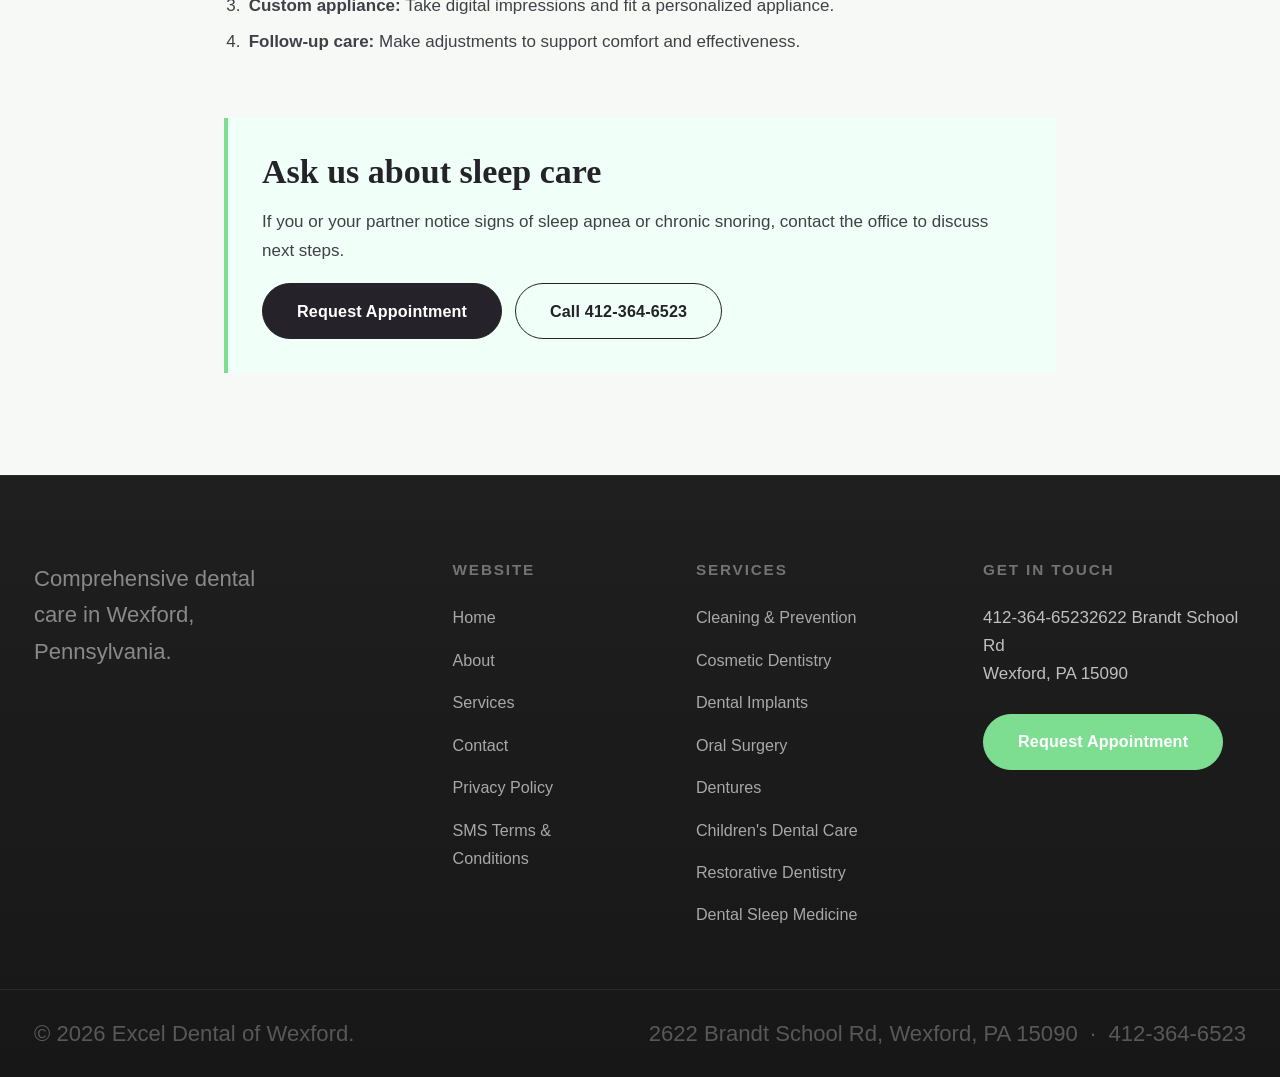
<file: dental-sleep-medicine.html>
<!DOCTYPE html>
<html lang="en">
<head>
  <meta charset="UTF-8" />
  <meta name="viewport" content="width=device-width, initial-scale=1.0" />
  <title>Dental Sleep Medicine | Excel Dental of Wexford</title>
  <meta name="description" content="Learn about custom oral appliance therapy for snoring and obstructive sleep apnea at Excel Dental of Wexford." />
  <link rel="canonical" href="https://www.exceldentalpc.com/dental-sleep-medicine.html" />
  <meta property="og:type" content="website" />
  <meta property="og:site_name" content="Excel Dental of Wexford" />
  <meta property="og:title" content="Dental Sleep Medicine | Excel Dental of Wexford" />
  <meta property="og:description" content="Custom oral appliance therapy for snoring and obstructive sleep apnea in Wexford, PA." />
  <meta property="og:url" content="https://www.exceldentalpc.com/dental-sleep-medicine.html" />
  <meta property="og:image" content="https://www.exceldentalpc.com/assets/images/excel-dental-wexford-logo.png" />
  <link rel="stylesheet" href="css/style.css" />
</head>
<body>
  <header class="navbar" id="navbar">
    <div class="nav-inner">
      <a href="index.html" class="nav-logo" aria-label="Excel Dental of Wexford home"><span class="nav-logo-icon"></span><span class="nav-logo-text"><span class="name">Excel Dental of Wexford</span><span class="tagline">Wexford, PA</span></span></a>
      <nav class="nav-menu" aria-label="Primary navigation">
        <a href="index.html">Home</a><a href="about.html">About</a>
      <a href="locations.html">Locations</a><a href="services.html">Services</a><a href="contact.html">Contact</a>
      </nav>
      <div class="nav-actions">
        <a href="tel:+14123646523" class="nav-phone">412-364-6523</a>
        <a href="https://appt.link/excel-dental-of-greentree-inc-b2nE1td5/in-person-meeting" target="_blank" rel="noopener" class="btn btn-dark">Request Appointment</a>
      </div>
      <button class="nav-hamburger" id="navHamburger" aria-label="Toggle menu" aria-expanded="false"><span></span><span></span><span></span></button>
    </div>
    <nav class="nav-mobile" aria-label="Mobile navigation">
      <a href="index.html">Home</a><a href="about.html">About</a>
      <a href="locations.html">Locations</a><a href="services.html">Services</a><a href="contact.html">Contact</a>
      <div class="nav-mobile-cta"><a href="tel:+14123646523" class="btn btn-outline">Call 412-364-6523</a><a href="https://appt.link/excel-dental-of-greentree-inc-b2nE1td5/in-person-meeting" target="_blank" rel="noopener" class="btn btn-dark">Request Appointment</a></div>
    </nav>
  </header>

  <main>
    <section class="page-header">
      <p class="tag">Dental Services</p>
      <h1>Dental Sleep <em>Medicine</em></h1>
      <p>Comfortable, non-invasive oral appliance therapy for sleep-related breathing disorders.</p>
    </section>

    <section class="sleep-content">
      <div class="sleep-intro">
        <h2>Support for better sleep</h2>
        <p>Dental sleep medicine focuses on treating sleep-related breathing disorders, including snoring and obstructive sleep apnea (OSA). These conditions can affect overall health, energy, and quality of life.</p>
        <p>Dr. Dhileep Jinna is a Diplomate of the American Board of Dental Sleep Medicine and is specially trained in treating sleep-disordered breathing with oral appliance therapy.</p>
      </div>

      <section class="sleep-section" aria-labelledby="apnea-heading">
        <h2 id="apnea-heading">What is sleep apnea?</h2>
        <p>Sleep apnea is a condition in which breathing repeatedly stops and starts during sleep. The most common type, obstructive sleep apnea, occurs when the airway becomes blocked.</p>
        <h3>Common symptoms include</h3>
        <ul>
          <li>Loud snoring</li>
          <li>Daytime fatigue or sleepiness</li>
          <li>Morning headaches</li>
          <li>Difficulty concentrating</li>
          <li>Dry mouth or sore throat upon waking</li>
          <li>Restless or poor-quality sleep</li>
        </ul>
      </section>

      <section class="sleep-section" aria-labelledby="appliance-heading">
        <h2 id="appliance-heading">Oral appliance therapy</h2>
        <p>Custom-fitted oral appliances are similar to a mouthguard and are worn during sleep. They gently reposition the jaw to help keep the airway open, improve airflow, and may reduce snoring.</p>
        <p>These devices are quiet and portable, and may be an option for some patients who cannot tolerate CPAP or prefer a non-invasive approach. A dentist and physician or sleep specialist can help determine appropriate care.</p>
      </section>

      <section class="sleep-section" aria-labelledby="process-heading">
        <h2 id="process-heading">Our process</h2>
        <ol>
          <li><strong>Consultation:</strong> Review symptoms and medical history.</li>
          <li><strong>Collaboration:</strong> Coordinate with your physician or sleep specialist.</li>
          <li><strong>Custom appliance:</strong> Take digital impressions and fit a personalized appliance.</li>
          <li><strong>Follow-up care:</strong> Make adjustments to support comfort and effectiveness.</li>
        </ol>
      </section>

      <section class="sleep-cta" aria-labelledby="sleep-cta-heading">
        <h2 id="sleep-cta-heading">Ask us about sleep care</h2>
        <p>If you or your partner notice signs of sleep apnea or chronic snoring, contact the office to discuss next steps.</p>
        <div class="cta-actions"><a href="https://appt.link/excel-dental-of-greentree-inc-b2nE1td5/in-person-meeting" target="_blank" rel="noopener" class="btn btn-dark">Request Appointment</a><a href="tel:+14123646523" class="btn btn-outline">Call 412-364-6523</a></div>
      </section>
    </section>
  </main>

  <footer class="footer">
    <div class="footer-main">
      <div class="footer-brand"><a href="index.html" class="footer-wexford-logo" aria-label="Excel Dental of Wexford home"></a><p>Comprehensive dental care in Wexford, Pennsylvania.</p></div>
      <div class="footer-col"><h4>Website</h4><ul><li><a href="index.html">Home</a></li><li><a href="about.html">About</a></li><li><a href="services.html">Services</a></li><li><a href="contact.html">Contact</a></li><li><a href="wexford-privacy-policy.html">Privacy Policy</a></li><li><a href="wexford-sms-terms.html">SMS Terms &amp; Conditions</a></li></ul></div>
      <div class="footer-col"><h4>Services</h4><ul><li><a href="cleaning-and-prevention.html">Cleaning &amp; Prevention</a></li><li><a href="cosmetic-dentistry.html">Cosmetic Dentistry</a></li><li><a href="dental-implants.html">Dental Implants</a></li><li><a href="oral-surgery.html">Oral Surgery</a></li><li><a href="dentures.html">Dentures</a></li><li><a href="pediatric-dentistry.html">Children's Dental Care</a></li><li><a href="restorative-dentistry.html">Restorative Dentistry</a></li><li><a href="dental-sleep-medicine.html">Dental Sleep Medicine</a></li></ul></div>
      <div class="footer-col"><h4>Get In Touch</h4><div class="footer-contact-info"><a href="tel:+14123646523">412-364-6523</a><a href="https://maps.app.goo.gl/ELgBJtn3nYdZm5mt8" target="_blank" rel="noopener">2622 Brandt School Rd<br />Wexford, PA 15090</a></div><a href="https://appt.link/excel-dental-of-greentree-inc-b2nE1td5/in-person-meeting" target="_blank" rel="noopener" class="btn btn-accent footer-appt-btn">Request Appointment</a></div>
    </div>
    <div class="footer-bottom"><p>&copy; <span id="year"></span> Excel Dental of Wexford.</p><p>2622 Brandt School Rd, Wexford, PA 15090 &nbsp;·&nbsp; 412-364-6523</p></div>
  </footer>
  <script src="js/main.js"></script>
</body>
</html>
</file>
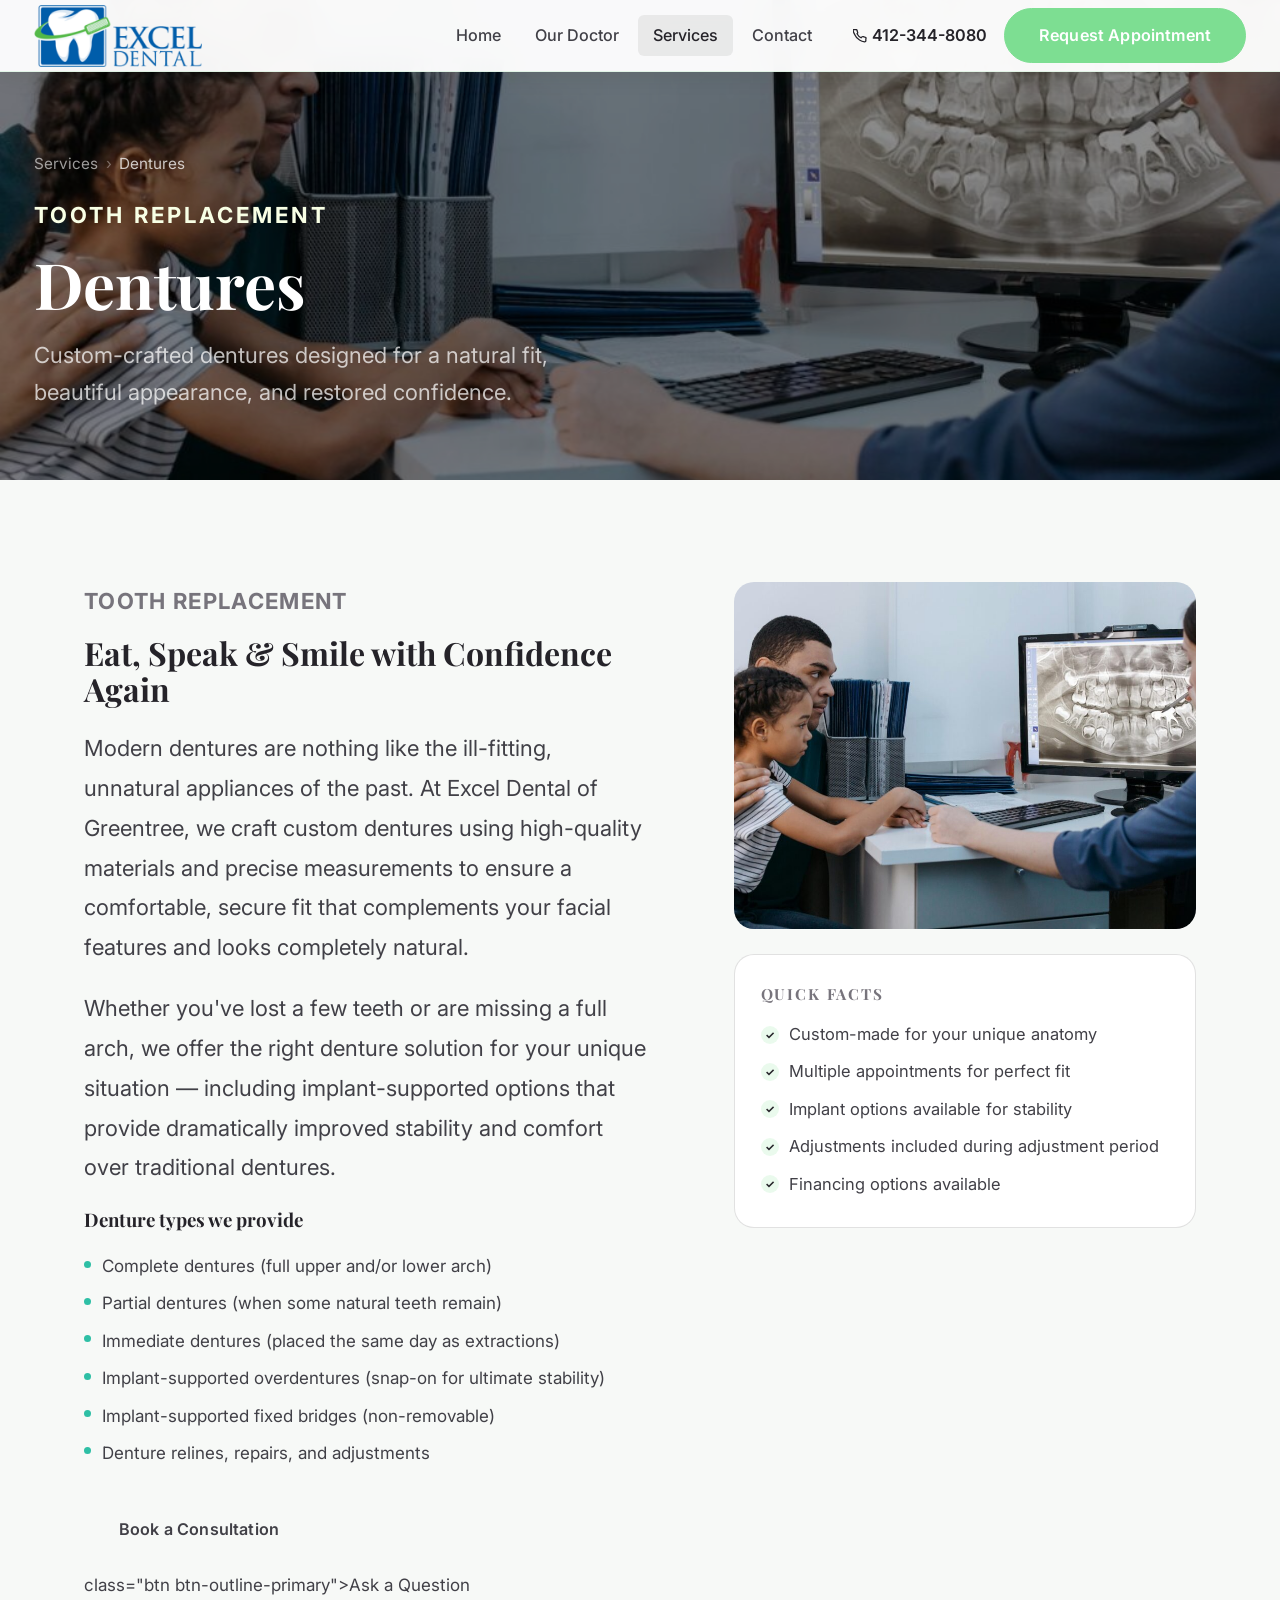
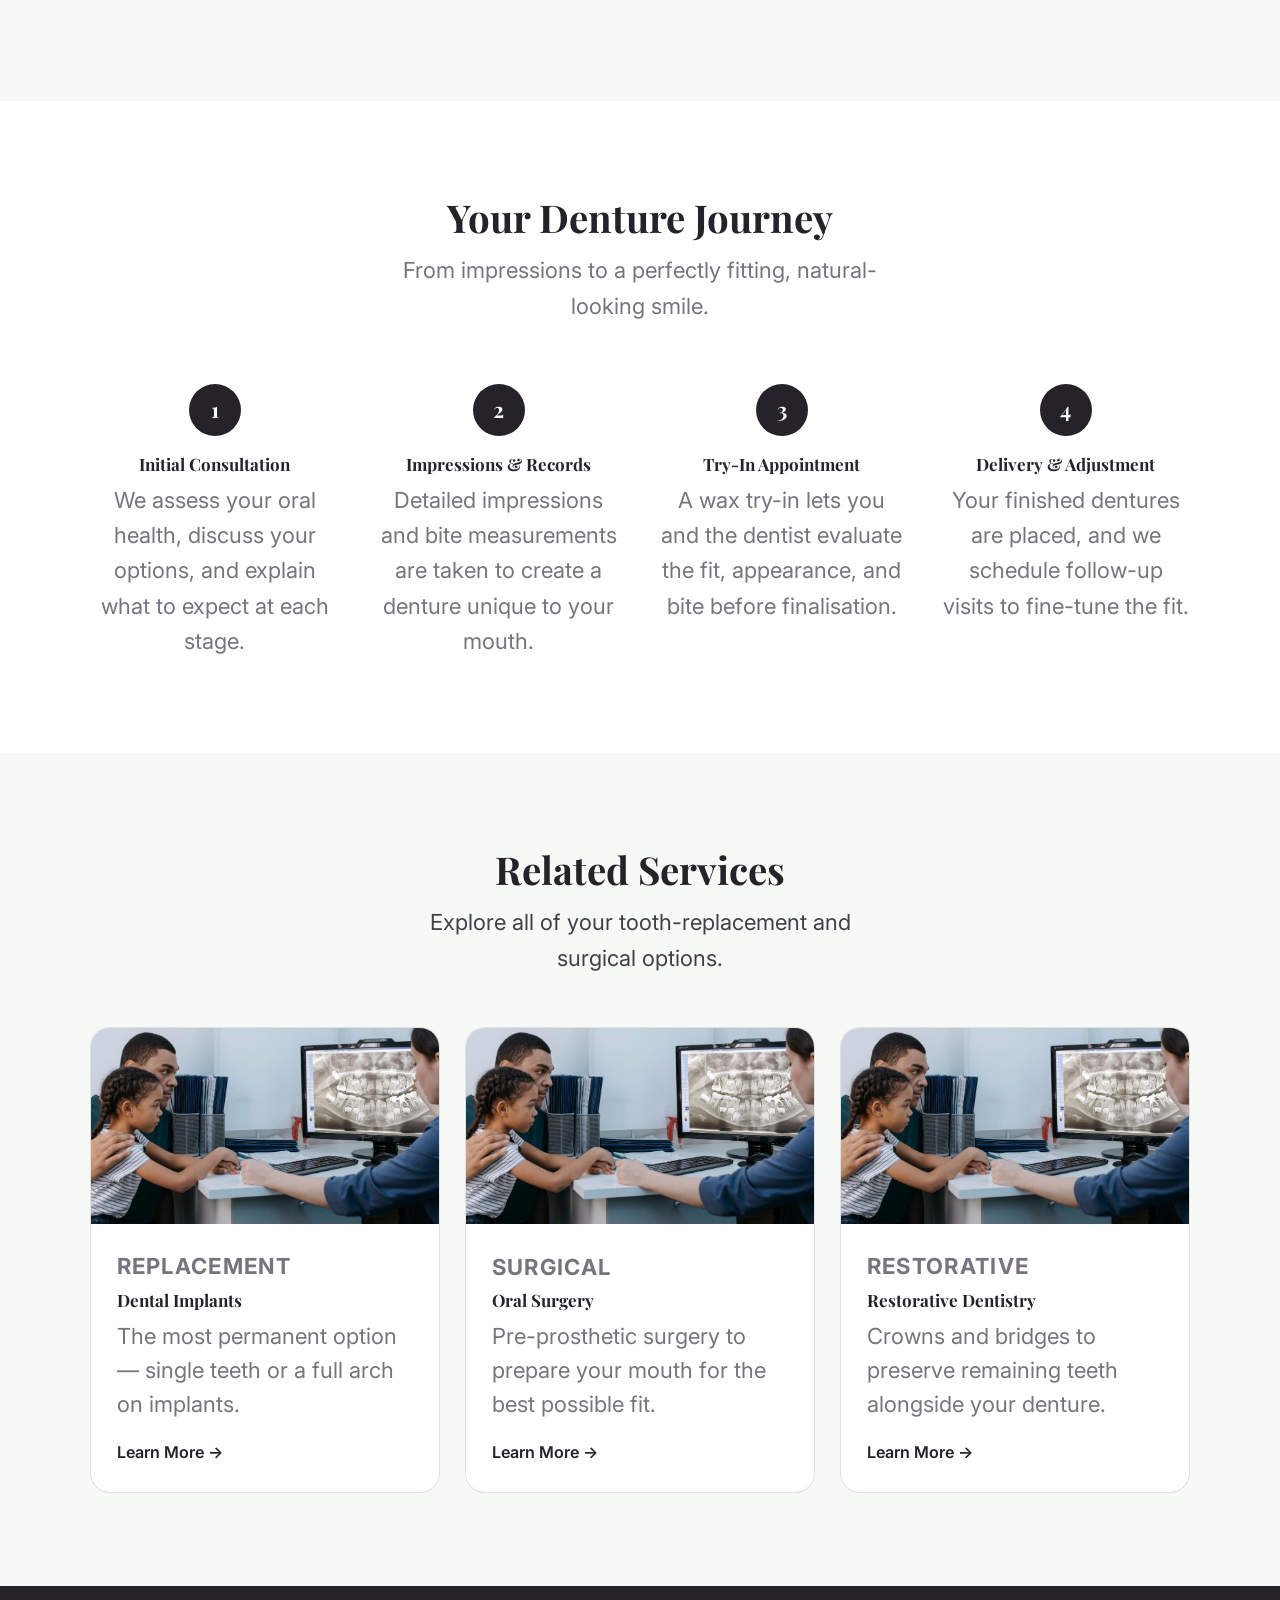
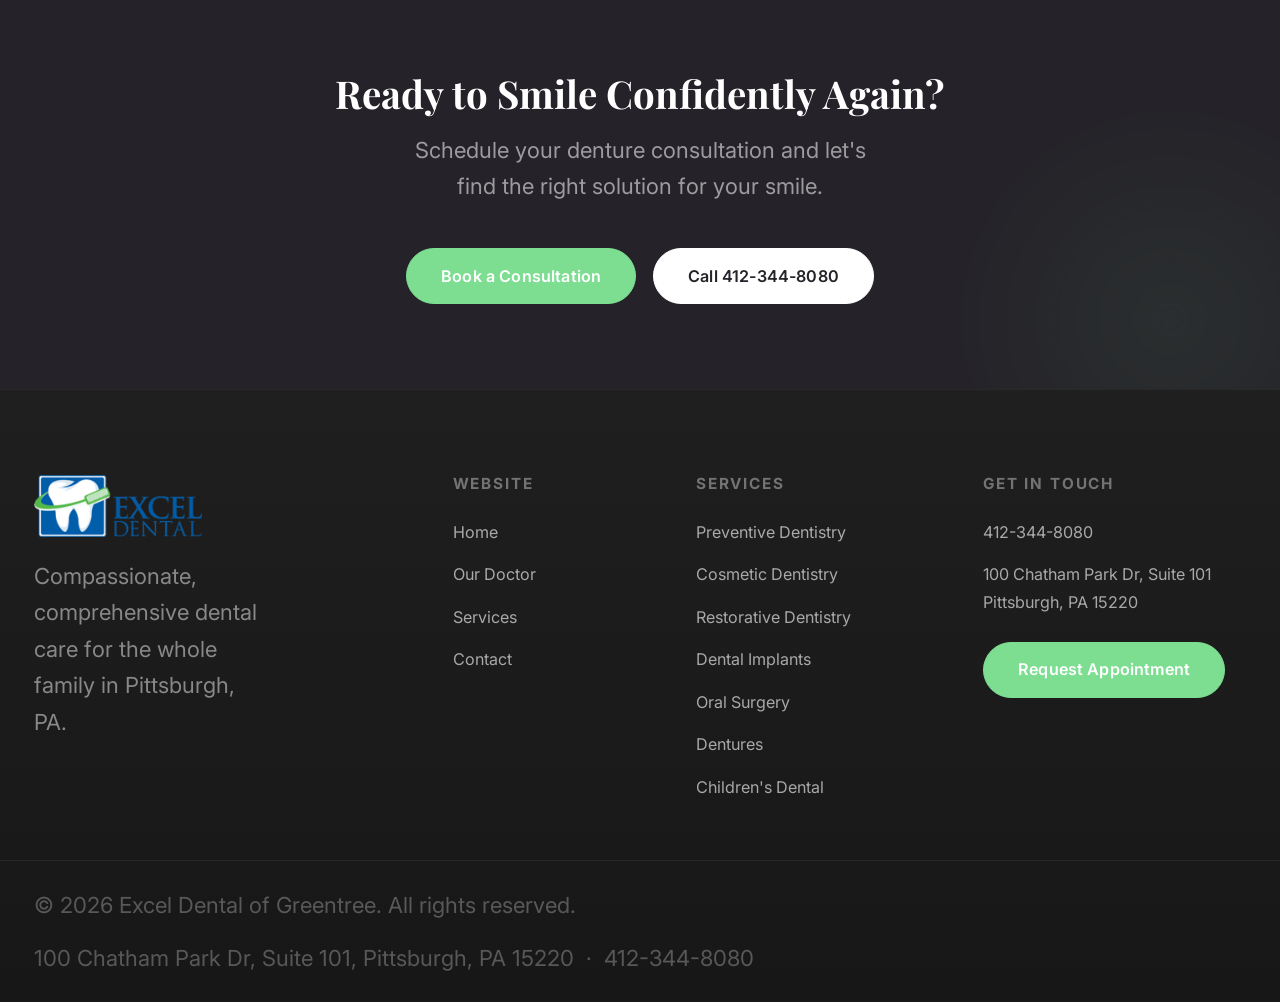
<file: dentures.html>
<!DOCTYPE html>
<html lang="en">
<head>
  <meta charset="UTF-8" />
  <meta name="viewport" content="width=device-width, initial-scale=1.0" />
  <title>Dentures | Excel Dental of Greentree</title>
  <meta name="description" content="Custom full and partial dentures, including implant-supported dentures, at Excel Dental of Greentree in Pittsburgh, PA. Eat, speak, and smile with confidence again." />
  <link rel="canonical" href="https://www.exceldentalgreentree.com/dentures.html" />
  <meta property="og:type" content="website" />
  <meta property="og:site_name" content="Excel Dental of Greentree" />
  <meta property="og:title" content="Dentures | Excel Dental of Greentree" />
  <meta property="og:description" content="Custom full and partial dentures, including implant-supported dentures, at Excel Dental of Greentree in Pittsburgh, PA. Eat, speak, and smile with confidence again." />
  <meta property="og:url" content="https://www.exceldentalgreentree.com/dentures.html" />
  <meta property="og:image" content="https://www.exceldentalgreentree.com/assets/images/wexford-hero-photo.jpg" />
  <meta name="twitter:card" content="summary_large_image" />
  <meta name="twitter:title" content="Dentures | Excel Dental of Greentree" />
  <meta name="twitter:description" content="Custom full and partial dentures, including implant-supported dentures, at Excel Dental of Greentree in Pittsburgh, PA. Eat, speak, and smile with confidence again." />
  <meta name="twitter:image" content="https://www.exceldentalgreentree.com/assets/images/wexford-hero-photo.jpg" />
  <link rel="preconnect" href="https://fonts.googleapis.com" />
  <link rel="preconnect" href="https://fonts.gstatic.com" crossorigin />
  <link href="https://fonts.googleapis.com/css2?family=Playfair+Display:ital,wght@0,400;0,600;0,700;1,400;1,600&family=Inter:wght@300;400;500;600;700&display=swap" rel="stylesheet" />
  <link rel="stylesheet" href="css/style.css" />
  <script type="application/ld+json">
  {
    "@context": "https://schema.org",
    "@type": "MedicalProcedure",
    "name": "Dentures",
    "description": "Custom full and partial dentures, including implant-supported dentures, at Excel Dental of Greentree in Pittsburgh, PA. Eat, speak, and smile with confidence again.",
    "url": "https://www.exceldentalgreentree.com/dentures.html",
    "procedureType": "https://health-lifesci.schema.org/NoninvasiveProcedure",
    "performer": {
      "@type": "Dentist",
      "name": "Excel Dental of Greentree",
      "url": "https://www.exceldentalgreentree.com/"
    }
  }
  </script>
  <link rel="icon" href="/favicon.svg" type="image/svg+xml" />
  <script type="application/ld+json">
  {
    "@context": "https://schema.org",
    "@type": "BreadcrumbList",
    "itemListElement": [
      { "@type": "ListItem", "position": 1, "name": "Home", "item": "https://www.exceldentalgreentree.com/" },
      { "@type": "ListItem", "position": 2, "name": "Services", "item": "https://www.exceldentalgreentree.com/services.html" },
      { "@type": "ListItem", "position": 3, "name": "Dentures", "item": "https://www.exceldentalgreentree.com/dentures.html" }
    ]
  }
  </script>
</head>
<body>

  <!-- NAV -->
  <header class="navbar" id="navbar">
    <div class="nav-inner">
      <a href="index.html" class="nav-logo" aria-label="Excel Dental of Greentree — home">
        <div class="nav-logo-icon"><svg viewBox="-32 0 512 512" xmlns="http://www.w3.org/2000/svg" aria-hidden="true" style="fill:#fff;"><path d="M443.98 96.25c-11.01-45.22-47.11-82.06-92.01-93.72-32.19-8.36-63 5.1-89.14 24.33-3.25 2.39-6.96 3.73-10.5 5.48l28.32 18.21c7.42 4.77 9.58 14.67 4.8 22.11-4.46 6.95-14.27 9.86-22.11 4.8L162.83 12.84c-20.7-10.85-43.38-16.4-66.81-10.31-44.9 11.67-81 48.5-92.01 93.72-10.13 41.62-.42 80.81 21.5 110.43 23.36 31.57 32.68 68.66 36.29 107.35 4.4 47.16 10.33 94.16 20.94 140.32l7.8 33.95c3.19 13.87 15.49 23.7 29.67 23.7 13.97 0 26.15-9.55 29.54-23.16l34.47-138.42c4.56-18.32 20.96-31.16 39.76-31.16s35.2 12.85 39.76 31.16l34.47 138.42c3.39 13.61 15.57 23.16 29.54 23.16 14.18 0 26.48-9.83 29.67-23.7l7.8-33.95c10.61-46.15 16.53-93.16 20.94-140.32 3.61-38.7 12.93-75.78 36.29-107.35 21.95-29.61 31.66-68.8 21.53-110.43z"/></svg></div>
        <div class="nav-logo-text"><span class="name">Excel Dental of Greentree</span><span class="tagline">Pittsburgh, PA</span></div>
      </a>
      <nav class="nav-menu" aria-label="Primary navigation">
        <a href="index.html">Home</a><a href="about.html">Our Doctor</a><a href="services.html" class="active">Services</a><a href="contact.html">Contact</a>
      </nav>
      <div class="nav-actions">
        <a href="tel:4123448080" class="nav-phone"><svg width="14" height="14" viewBox="0 0 24 24" fill="none" stroke="currentColor" stroke-width="2.2" stroke-linecap="round" stroke-linejoin="round" aria-hidden="true"><path d="M22 16.92v3a2 2 0 01-2.18 2 19.79 19.79 0 01-8.63-3.07A19.5 19.5 0 013.06 9.81a19.79 19.79 0 01-3.07-8.67A2 2 0 012.18 1h3a2 2 0 012 1.72c.127.96.361 1.903.7 2.81a2 2 0 01-.45 2.11L6.91 8.16a16 16 0 006.93 6.93l1.52-1.52a2 2 0 012.11-.45c.907.339 1.85.573 2.81.7A2 2 0 0122 16.92z"/></svg>412-344-8080</a>
        <a href="https://appt.link/excel-dental-of-greentree-inc-b2nE1td5/in-person-meeting" class="btn btn-accent">Request Appointment</a>
      </div>
      <button class="nav-hamburger" id="navHamburger" aria-label="Toggle menu" aria-expanded="false"><span></span><span></span><span></span></button>
    </div>
    <nav class="nav-mobile" aria-label="Mobile navigation">
      <a href="index.html">Home</a><a href="about.html">Our Doctor</a><a href="services.html">Services</a><a href="contact.html">Contact</a>
      <div class="nav-mobile-cta"><a href="tel:4123448080" class="btn btn-outline">📞 412-344-8080</a><a href="https://appt.link/excel-dental-of-greentree-inc-b2nE1td5/in-person-meeting" class="btn btn-accent">Request Appointment</a></div>
    </nav>
  </header>

  <!-- HERO -->
  <section class="srv-page-hero" aria-labelledby="srv-heading">
    <div class="srv-page-hero-bg" style="background-image:url('assets/images/wexford-home-photo.jpg');"></div>
    <div class="srv-page-hero-body">
      <div class="breadcrumb"><a href="services.html">Services</a><span>›</span><span style="color:rgba(255,255,255,.75);">Dentures</span></div>
      <p class="stag">Tooth Replacement</p>
      <h1 id="srv-heading">Dentures</h1>
      <p class="hero-sub">Custom-crafted dentures designed for a natural fit, beautiful appearance, and restored confidence.</p>
    </div>
  </section>

  <!-- BODY -->
  <div class="srv-page-body">
    <div class="srv-page-content fade-up">
      <p class="stag">Tooth Replacement</p>
      <h2>Eat, Speak &amp; Smile with Confidence Again</h2>
      <p>Modern dentures are nothing like the ill-fitting, unnatural appliances of the past. At Excel Dental of Greentree, we craft custom dentures using high-quality materials and precise measurements to ensure a comfortable, secure fit that complements your facial features and looks completely natural.</p>
      <p>Whether you've lost a few teeth or are missing a full arch, we offer the right denture solution for your unique situation — including implant-supported options that provide dramatically improved stability and comfort over traditional dentures.</p>
      <h3 style="font-size:1.1rem;margin-bottom:.75rem;margin-top:.25rem;">Denture types we provide</h3>
      <ul>
        <li>Complete dentures (full upper and/or lower arch)</li>
        <li>Partial dentures (when some natural teeth remain)</li>
        <li>Immediate dentures (placed the same day as extractions)</li>
        <li>Implant-supported overdentures (snap-on for ultimate stability)</li>
        <li>Implant-supported fixed bridges (non-removable)</li>
        <li>Denture relines, repairs, and adjustments</li>
      </ul>
      <div class="srv-page-actions">
        <a href="tel:+14123448080" class="btn btn-purple">Book a Consultation</a>
        class="btn btn-outline-primary">Ask a Question</a>
      </div>
    </div>
    <aside class="srv-page-sidebar">
      <div class="srv-sidebar-img fade-up"><img src="assets/images/wexford-home-photo.jpg" alt="Patient smiling confidently with new dentures" loading="lazy" /></div>
      <div class="srv-info-card fade-up">
        <h4>Quick Facts</h4>
        <ul>
          <li>Custom-made for your unique anatomy</li>
          <li>Multiple appointments for perfect fit</li>
          <li>Implant options available for stability</li>
          <li>Adjustments included during adjustment period</li>
          <li>Financing options available</li>
        </ul>
      </div>
    </aside>
  </div>

  <!-- PROCESS -->
  <section class="process-section" aria-labelledby="process-heading">
    <div class="section-header fade-up"><h2 id="process-heading">Your Denture Journey</h2><p>From impressions to a perfectly fitting, natural-looking smile.</p></div>
    <div class="process-steps">
      <div class="process-step fade-up"><div class="step-num">1</div><h3>Initial Consultation</h3><p>We assess your oral health, discuss your options, and explain what to expect at each stage.</p></div>
      <div class="process-step fade-up"><div class="step-num">2</div><h3>Impressions &amp; Records</h3><p>Detailed impressions and bite measurements are taken to create a denture unique to your mouth.</p></div>
      <div class="process-step fade-up"><div class="step-num">3</div><h3>Try-In Appointment</h3><p>A wax try-in lets you and the dentist evaluate the fit, appearance, and bite before finalisation.</p></div>
      <div class="process-step fade-up"><div class="step-num">4</div><h3>Delivery &amp; Adjustment</h3><p>Your finished dentures are placed, and we schedule follow-up visits to fine-tune the fit.</p></div>
    </div>
  </section>

  <!-- RELATED -->
  <section class="related-section" aria-labelledby="related-heading">
    <div class="section-header fade-up"><h2 id="related-heading">Related Services</h2><p>Explore all of your tooth-replacement and surgical options.</p></div>
    <div class="related-grid">
      <a href="dental-implants.html" class="related-card"><div class="related-card-img"><img src="assets/images/wexford-home-photo.jpg" alt="Dental Implants" loading="lazy" /></div><div class="related-card-body"><p class="stag">Replacement</p><h3>Dental Implants</h3><p>The most permanent option — single teeth or a full arch on implants.</p><span class="related-card-link">Learn More →</span></div></a>
      <a href="oral-surgery.html" class="related-card"><div class="related-card-img"><img src="assets/images/wexford-home-photo.jpg" alt="Oral Surgery" loading="lazy" /></div><div class="related-card-body"><p class="stag">Surgical</p><h3>Oral Surgery</h3><p>Pre-prosthetic surgery to prepare your mouth for the best possible fit.</p><span class="related-card-link">Learn More →</span></div></a>
      <a href="restorative-dentistry.html" class="related-card"><div class="related-card-img"><img src="assets/images/wexford-home-photo.jpg" alt="Restorative" loading="lazy" /></div><div class="related-card-body"><p class="stag">Restorative</p><h3>Restorative Dentistry</h3><p>Crowns and bridges to preserve remaining teeth alongside your denture.</p><span class="related-card-link">Learn More →</span></div></a>
    </div>
  </section>

  <!-- CTA -->
  <section class="cta-banner"><h2 class="fade-up">Ready to Smile Confidently Again?</h2><p class="fade-up">Schedule your denture consultation and let's find the right solution for your smile.</p><div class="cta-actions fade-up"><a href="tel:+14123448080" class="btn btn-accent">Book a Consultation</a><a href="tel:4123448080" class="btn btn-light">Call 412-344-8080</a></div></section>

  <!-- FOOTER -->
  <footer class="footer">
    <div class="footer-main">
      <div class="footer-brand"><div class="f-logo"><div class="f-logo-icon"><svg viewBox="-32 0 512 512" xmlns="http://www.w3.org/2000/svg" aria-hidden="true" style="fill:#2a2a2a;"><path d="M443.98 96.25c-11.01-45.22-47.11-82.06-92.01-93.72-32.19-8.36-63 5.1-89.14 24.33-3.25 2.39-6.96 3.73-10.5 5.48l28.32 18.21c7.42 4.77 9.58 14.67 4.8 22.11-4.46 6.95-14.27 9.86-22.11 4.8L162.83 12.84c-20.7-10.85-43.38-16.4-66.81-10.31-44.9 11.67-81 48.5-92.01 93.72-10.13 41.62-.42 80.81 21.5 110.43 23.36 31.57 32.68 68.66 36.29 107.35 4.4 47.16 10.33 94.16 20.94 140.32l7.8 33.95c3.19 13.87 15.49 23.7 29.67 23.7 13.97 0 26.15-9.55 29.54-23.16l34.47-138.42c4.56-18.32 20.96-31.16 39.76-31.16s35.2 12.85 39.76 31.16l34.47 138.42c3.39 13.61 15.57 23.16 29.54 23.16 14.18 0 26.48-9.83 29.67-23.7l7.8-33.95c10.61-46.15 16.53-93.16 20.94-140.32 3.61-38.7 12.93-75.78 36.29-107.35 21.95-29.61 31.66-68.8 21.53-110.43z"/></svg></div><div class="f-logo-text"><span class="name">Excel Dental</span><span class="care">Care</span></div></div><p>Compassionate, comprehensive dental care for the whole family in Pittsburgh, PA.</p></div>
      <div class="footer-col"><h4>Website</h4><ul><li><a href="index.html">Home</a></li><li><a href="about.html">Our Doctor</a></li><li><a href="services.html">Services</a></li><li><a href="contact.html">Contact</a></li></ul></div>
      <div class="footer-col"><h4>Services</h4><ul><li><a href="cleaning-and-prevention.html">Preventive Dentistry</a></li><li><a href="cosmetic-dentistry.html">Cosmetic Dentistry</a></li><li><a href="restorative-dentistry.html">Restorative Dentistry</a></li><li><a href="dental-implants.html">Dental Implants</a></li><li><a href="oral-surgery.html">Oral Surgery</a></li><li><a href="dentures.html">Dentures</a></li><li><a href="pediatric-dentistry.html">Children's Dental</a></li></ul></div>
      <div class="footer-col"><h4>Get In Touch</h4><ul><li><a href="tel:4123448080">412-344-8080</a></li><li><a href="https://maps.google.com/?q=100+Chatham+Park+Dr+Suite+101+Pittsburgh+PA+15220" target="_blank" rel="noopener">100 Chatham Park Dr, Suite 101<br>Pittsburgh, PA 15220</a></li></ul><a href="https://appt.link/excel-dental-of-greentree-inc-b2nE1td5/in-person-meeting" class="btn btn-accent footer-appt-btn">Request Appointment</a></div>
    </div>
    <div class="footer-bottom"><p>&copy; <span id="year"></span> Excel Dental of Greentree. All rights reserved.</p><p>100 Chatham Park Dr, Suite 101, Pittsburgh, PA 15220 &nbsp;·&nbsp; 412-344-8080</p></div>
  </footer>
  <script src="js/main.js"></script>
</body>
</html>
</file>
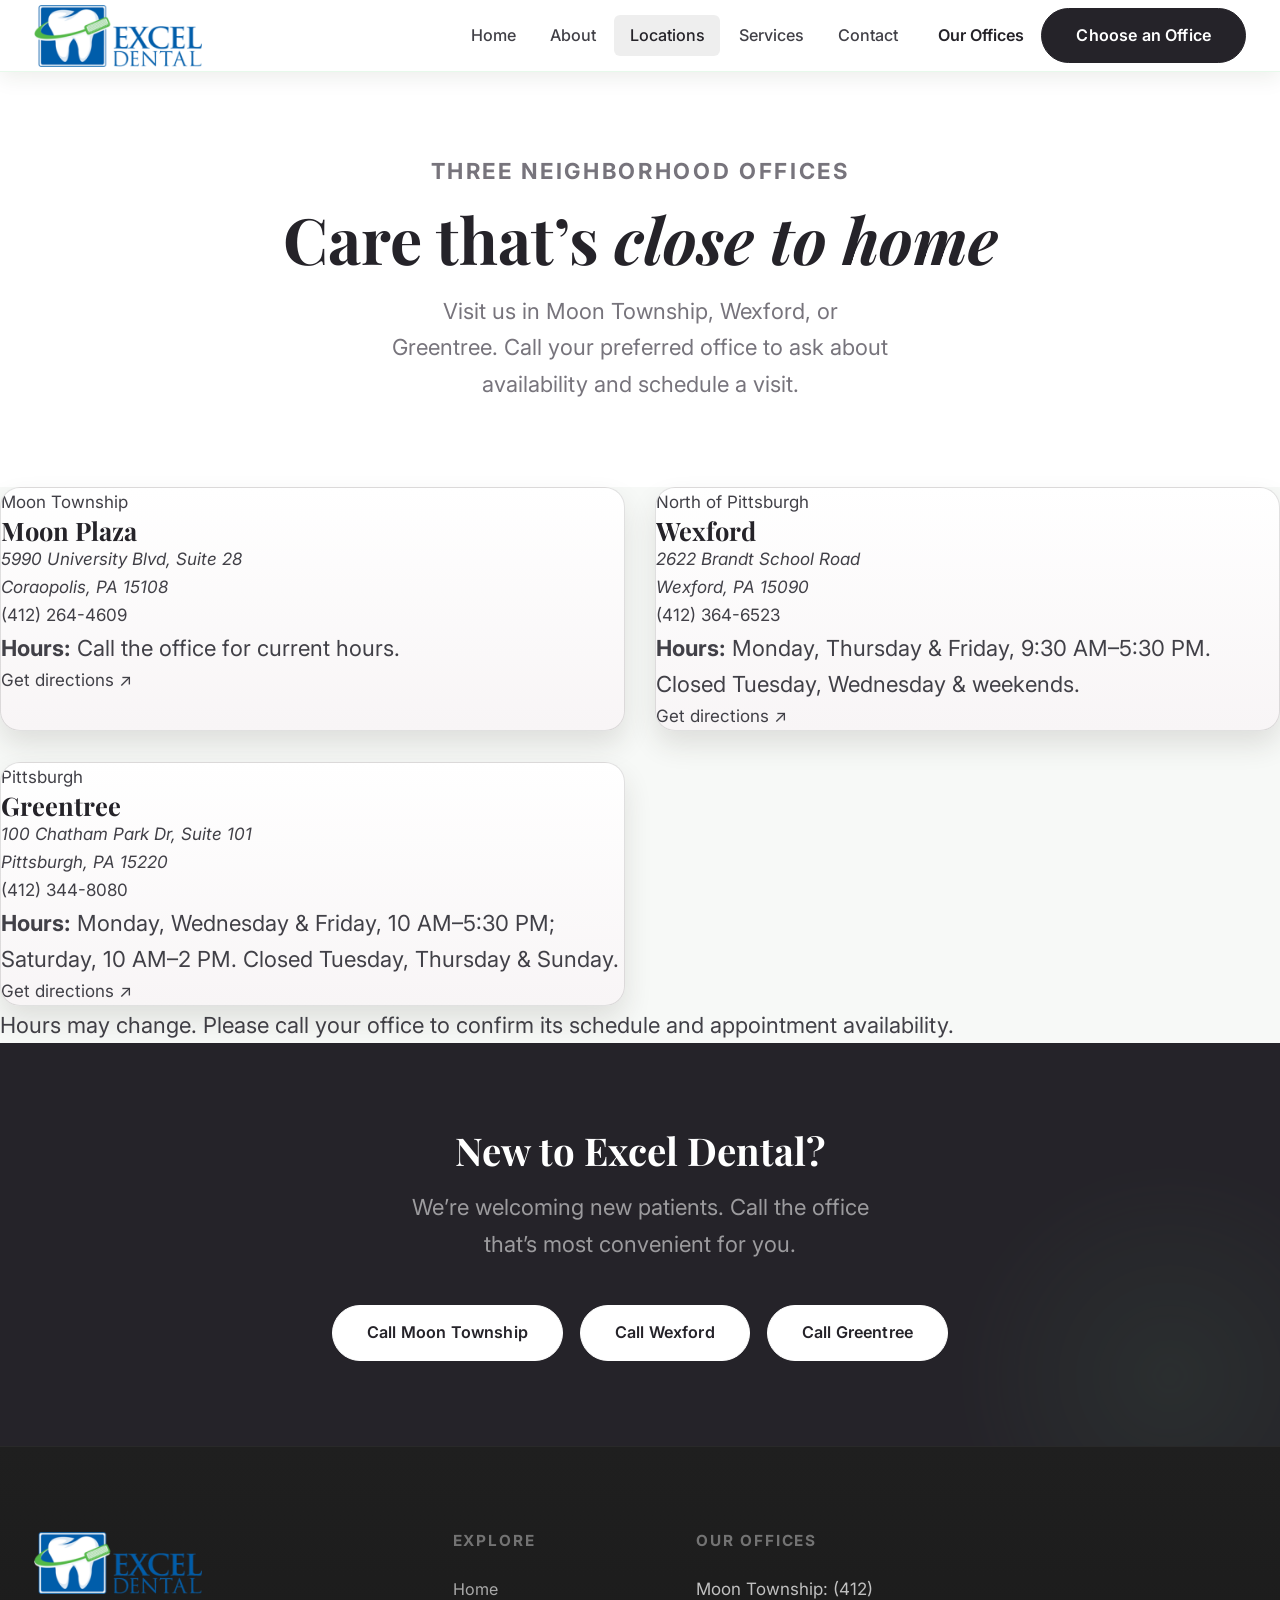
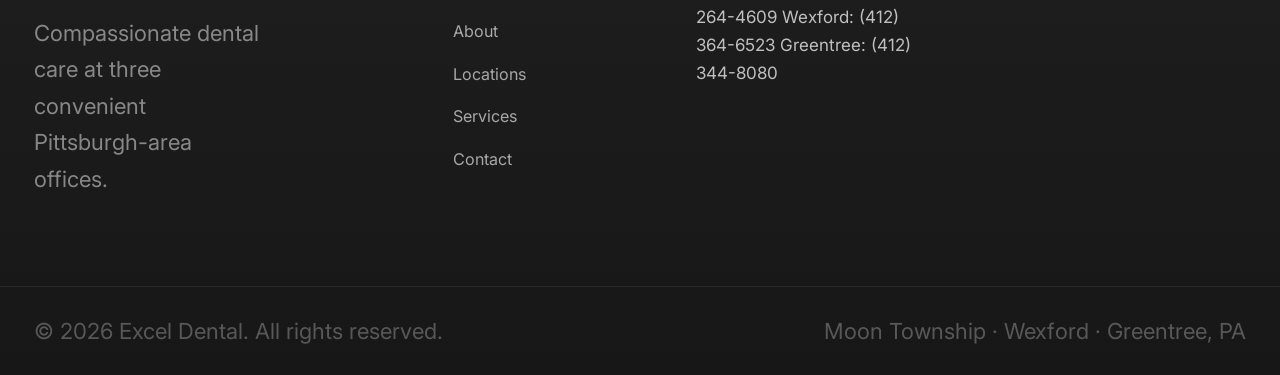
<file: locations.html>
<!DOCTYPE html>
<html lang="en">
<head>
  <meta charset="UTF-8" />
  <meta name="viewport" content="width=device-width, initial-scale=1.0" />
  <title>Our Locations | Excel Dental</title>
  <meta name="description" content="Find an Excel Dental office in Moon Township, Wexford, or Greentree. View addresses, phone numbers, directions, and office hours." />
  <link rel="canonical" href="https://www.exceldentalpc.com/locations.html" />
  <link rel="preconnect" href="https://fonts.googleapis.com" />
  <link rel="preconnect" href="https://fonts.gstatic.com" crossorigin />
  <link href="https://fonts.googleapis.com/css2?family=Playfair+Display:ital,wght@0,400;0,600;0,700;1,400;1,600&family=Inter:wght@300;400;500;600;700&display=swap" rel="stylesheet" />
  <link rel="stylesheet" href="css/style.css" />
  <link rel="icon" href="/favicon.svg" type="image/svg+xml" />
  <script type="application/ld+json">
  {
    "@context": "https://schema.org",
    "@type": "ItemList",
    "name": "Excel Dental locations",
    "itemListElement": [
      {
        "@type": "ListItem",
        "position": 1,
        "item": {
          "@type": "Dentist",
          "name": "Excel Dental of Moon Township",
          "telephone": "+14122644609",
          "address": {
            "@type": "PostalAddress",
            "streetAddress": "5990 University Blvd, Suite 28",
            "addressLocality": "Coraopolis",
            "addressRegion": "PA",
            "postalCode": "15108",
            "addressCountry": "US"
          }
        }
      },
      {
        "@type": "ListItem",
        "position": 2,
        "item": {
          "@type": "Dentist",
          "name": "Excel Dental of Wexford",
          "telephone": "+14123646523",
          "address": {
            "@type": "PostalAddress",
            "streetAddress": "2622 Brandt School Rd",
            "addressLocality": "Wexford",
            "addressRegion": "PA",
            "postalCode": "15090",
            "addressCountry": "US"
          }
        }
      },
      {
        "@type": "ListItem",
        "position": 3,
        "item": {
          "@type": "Dentist",
          "name": "Excel Dental of Greentree",
          "telephone": "+14123448080",
          "address": {
            "@type": "PostalAddress",
            "streetAddress": "100 Chatham Park Dr, Suite 101",
            "addressLocality": "Pittsburgh",
            "addressRegion": "PA",
            "postalCode": "15220",
            "addressCountry": "US"
          }
        }
      }
    ]
  }
  </script>
</head>
<body>
  <header class="navbar" id="navbar">
    <div class="nav-inner">
      <a href="index.html" class="nav-logo" aria-label="Excel Dental — home">
        <div class="nav-logo-text">
          <span class="name">Excel Dental</span>
          <span class="tagline">Pittsburgh, PA</span>
        </div>
      </a>
      <nav class="nav-menu" aria-label="Primary navigation">
        <a href="index.html">Home</a>
        <a href="about.html">About</a>
        <a href="locations.html" class="active">Locations</a>
        <a href="services.html">Services</a>
        <a href="contact.html">Contact</a>
      </nav>
      <div class="nav-actions">
        <a href="#offices" class="nav-phone">Our Offices</a>
        <a href="#offices" class="btn btn-dark">Choose an Office</a>
      </div>
      <button class="nav-hamburger" id="navHamburger" aria-label="Toggle menu" aria-expanded="false">
        <span></span><span></span><span></span>
      </button>
    </div>
    <nav class="nav-mobile" aria-label="Mobile navigation">
      <a href="index.html">Home</a>
      <a href="about.html">About</a>
      <a href="locations.html" class="active">Locations</a>
      <a href="services.html">Services</a>
      <a href="contact.html">Contact</a>
      <div class="nav-mobile-cta">
        <a href="#offices" class="btn btn-outline">View Office Contacts</a>
        <a href="#offices" class="btn btn-dark">Choose an Office</a>
      </div>
    </nav>
  </header>

  <main>
    <section class="page-header">
      <p class="tag">Three Neighborhood Offices</p>
      <h1>Care that’s <em>close to home</em></h1>
      <p>Visit us in Moon Township, Wexford, or Greentree. Call your preferred office to ask about availability and schedule a visit.</p>
    </section>

    <section class="office-section locations-page" id="offices" aria-label="Excel Dental offices">
      <div class="office-grid">
        <article class="office-card" data-reveal="fade-up">
          <span class="office-card-label">Moon Township</span>
          <h2>Moon Plaza</h2>
          <address>5990 University Blvd, Suite 28<br />Coraopolis, PA 15108</address>
          <a class="office-phone" href="tel:+14122644609">(412) 264-4609</a>
          <p class="office-hours"><strong>Hours:</strong> Call the office for current hours.</p>
          <a class="office-directions" href="https://maps.google.com/?q=5990+University+Blvd+Suite+28+Coraopolis+PA+15108" target="_blank" rel="noopener">Get directions <span aria-hidden="true">↗</span></a>
        </article>
        <article class="office-card" data-reveal="fade-up">
          <span class="office-card-label">North of Pittsburgh</span>
          <h2>Wexford</h2>
          <address>2622 Brandt School Road<br />Wexford, PA 15090</address>
          <a class="office-phone" href="tel:+14123646523">(412) 364-6523</a>
          <p class="office-hours"><strong>Hours:</strong> Monday, Thursday &amp; Friday, 9:30 AM–5:30 PM. Closed Tuesday, Wednesday &amp; weekends.</p>
          <a class="office-directions" href="https://maps.google.com/?q=2622+Brandt+School+Road+Wexford+PA+15090" target="_blank" rel="noopener">Get directions <span aria-hidden="true">↗</span></a>
        </article>
        <article class="office-card" data-reveal="fade-up">
          <span class="office-card-label">Pittsburgh</span>
          <h2>Greentree</h2>
          <address>100 Chatham Park Dr, Suite 101<br />Pittsburgh, PA 15220</address>
          <a class="office-phone" href="tel:+14123448080">(412) 344-8080</a>
          <p class="office-hours"><strong>Hours:</strong> Monday, Wednesday &amp; Friday, 10 AM–5:30 PM; Saturday, 10 AM–2 PM. Closed Tuesday, Thursday &amp; Sunday.</p>
          <a class="office-directions" href="https://maps.google.com/?q=100+Chatham+Park+Dr+Suite+101+Pittsburgh+PA+15220" target="_blank" rel="noopener">Get directions <span aria-hidden="true">↗</span></a>
        </article>
      </div>
      <p class="office-note">Hours may change. Please call your office to confirm its schedule and appointment availability.</p>
    </section>

    <section class="cta-banner" aria-labelledby="location-cta-heading">
      <h2 id="location-cta-heading">New to Excel Dental?</h2>
      <p>We’re welcoming new patients. Call the office that’s most convenient for you.</p>
      <div class="cta-actions">
        <a href="tel:+14122644609" class="btn btn-light">Call Moon Township</a>
        <a href="tel:+14123646523" class="btn btn-light">Call Wexford</a>
        <a href="tel:+14123448080" class="btn btn-light">Call Greentree</a>
      </div>
    </section>
  </main>

  <footer class="footer">
    <div class="footer-main">
      <div class="footer-brand">
        <div class="f-logo">
          <div class="f-logo-text"><span class="name">Excel Dental</span><span class="care">Care</span></div>
        </div>
        <p>Compassionate dental care at three convenient Pittsburgh-area offices.</p>
      </div>
      <div class="footer-col">
        <h4>Explore</h4>
        <ul>
          <li><a href="index.html">Home</a></li>
          <li><a href="about.html">About</a></li>
          <li><a href="locations.html">Locations</a></li>
          <li><a href="services.html">Services</a></li>
          <li><a href="contact.html">Contact</a></li>
        </ul>
      </div>
      <div class="footer-col">
        <h4>Our Offices</h4>
        <div class="footer-contact-info">
          <a href="tel:+14122644609">Moon Township: (412) 264-4609</a>
          <a href="tel:+14123646523">Wexford: (412) 364-6523</a>
          <a href="tel:+14123448080">Greentree: (412) 344-8080</a>
        </div>
      </div>
    </div>
    <div class="footer-bottom">
      <p>&copy; <span id="year"></span> Excel Dental. All rights reserved.</p>
      <p>Moon Township · Wexford · Greentree, PA</p>
    </div>
  </footer>
  <script src="js/main.js"></script>
</body>
</html>
</file>
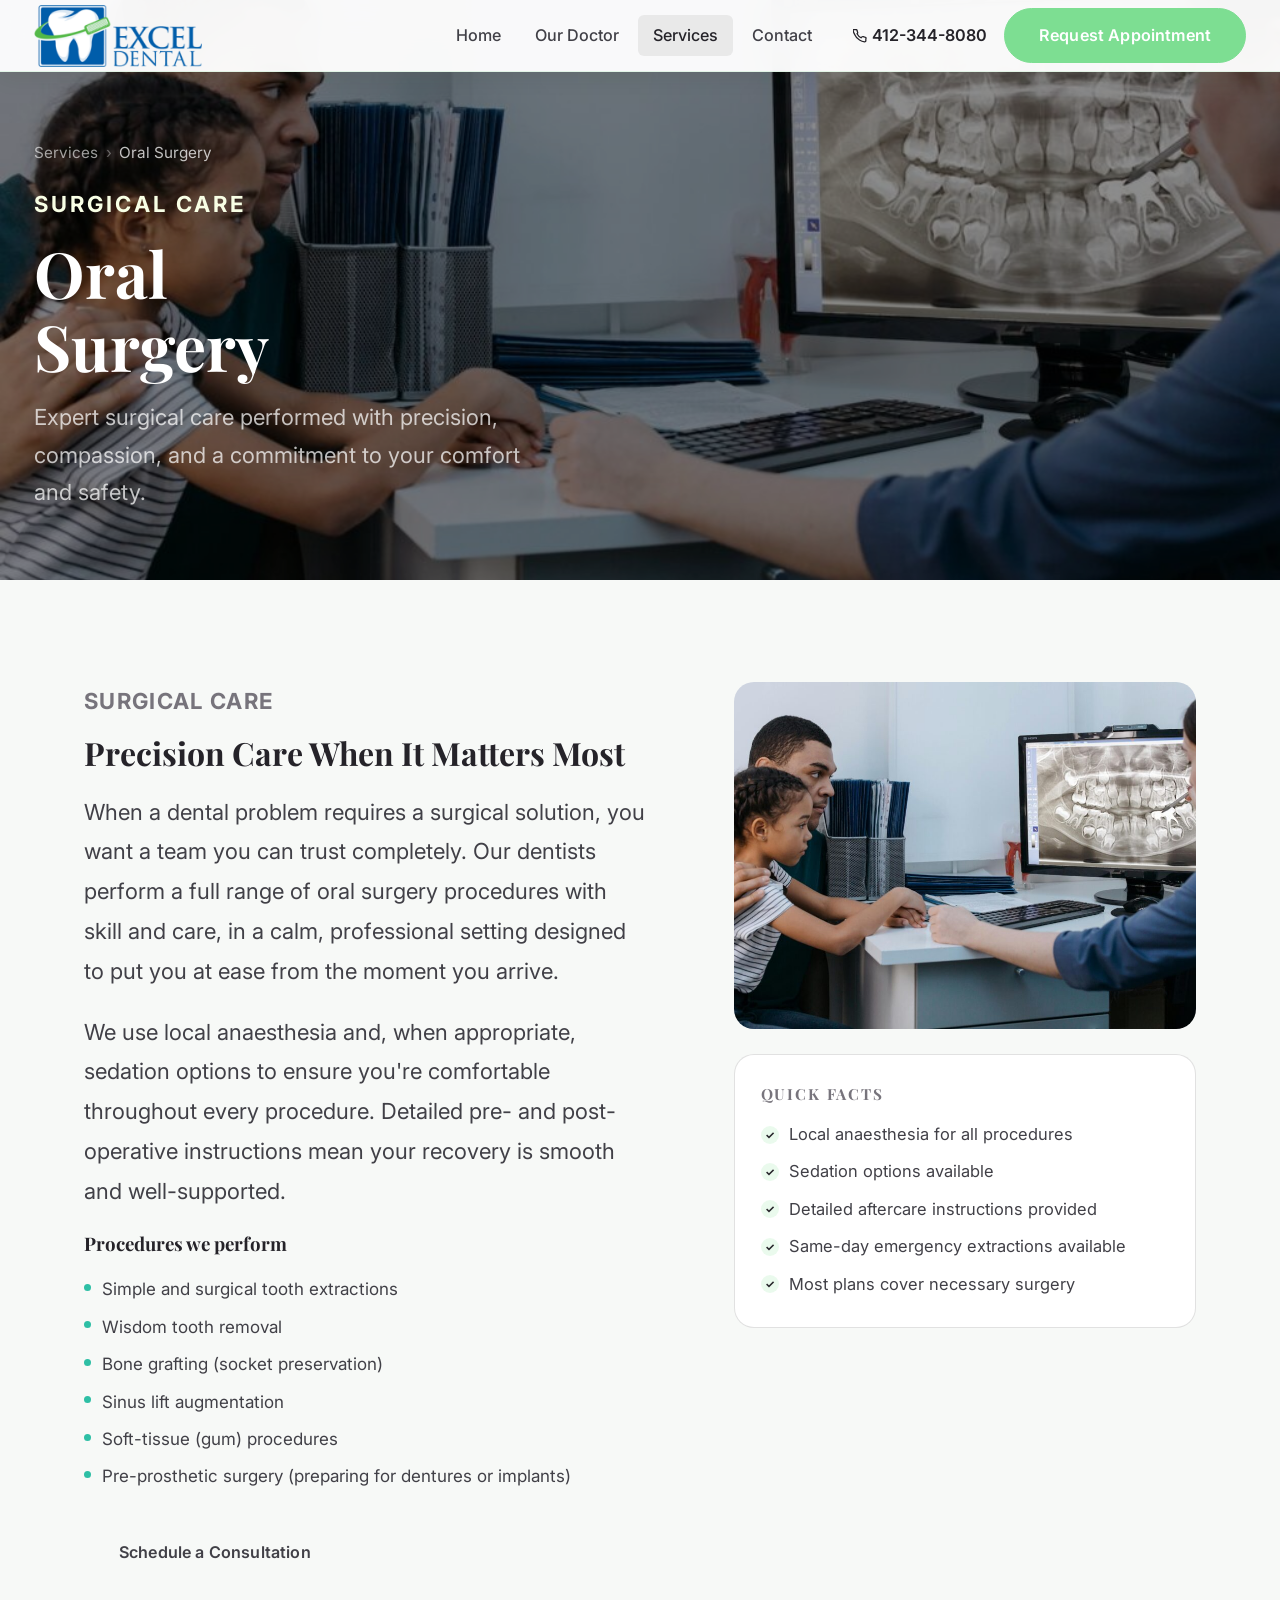
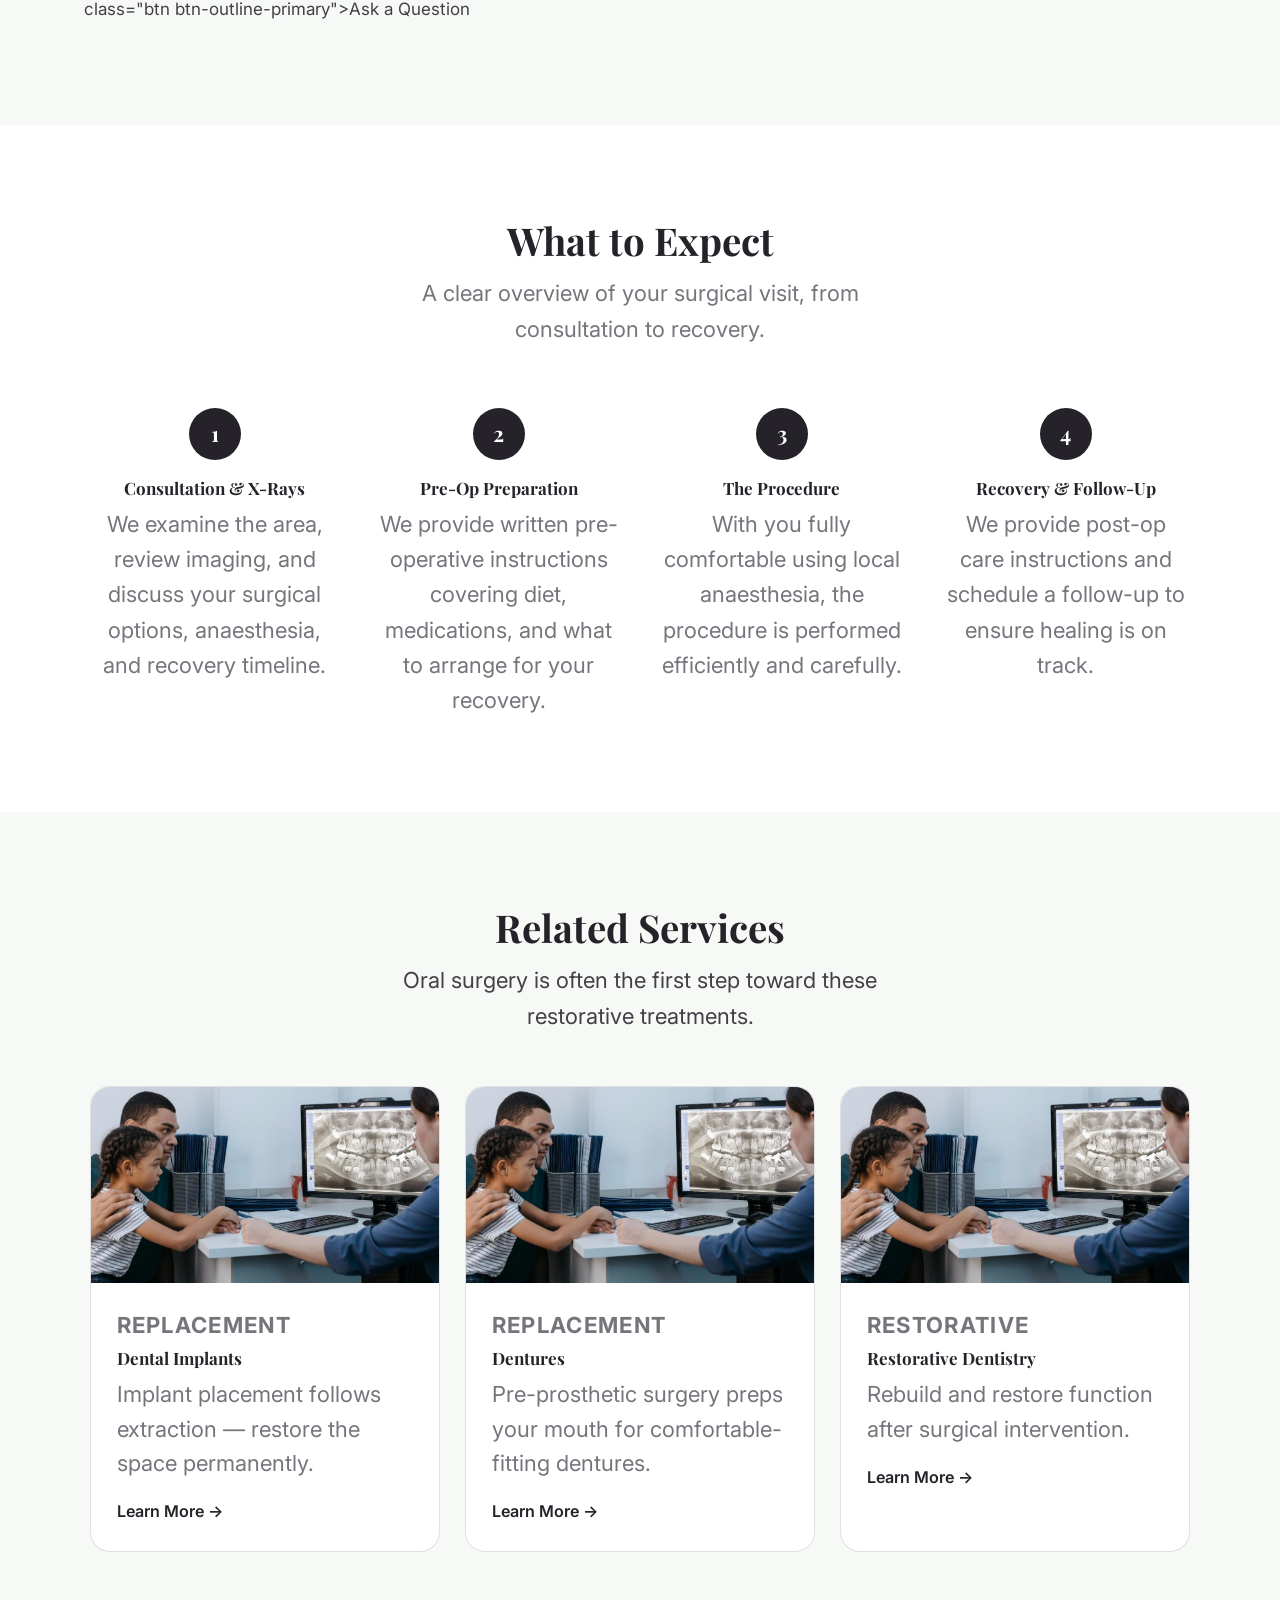
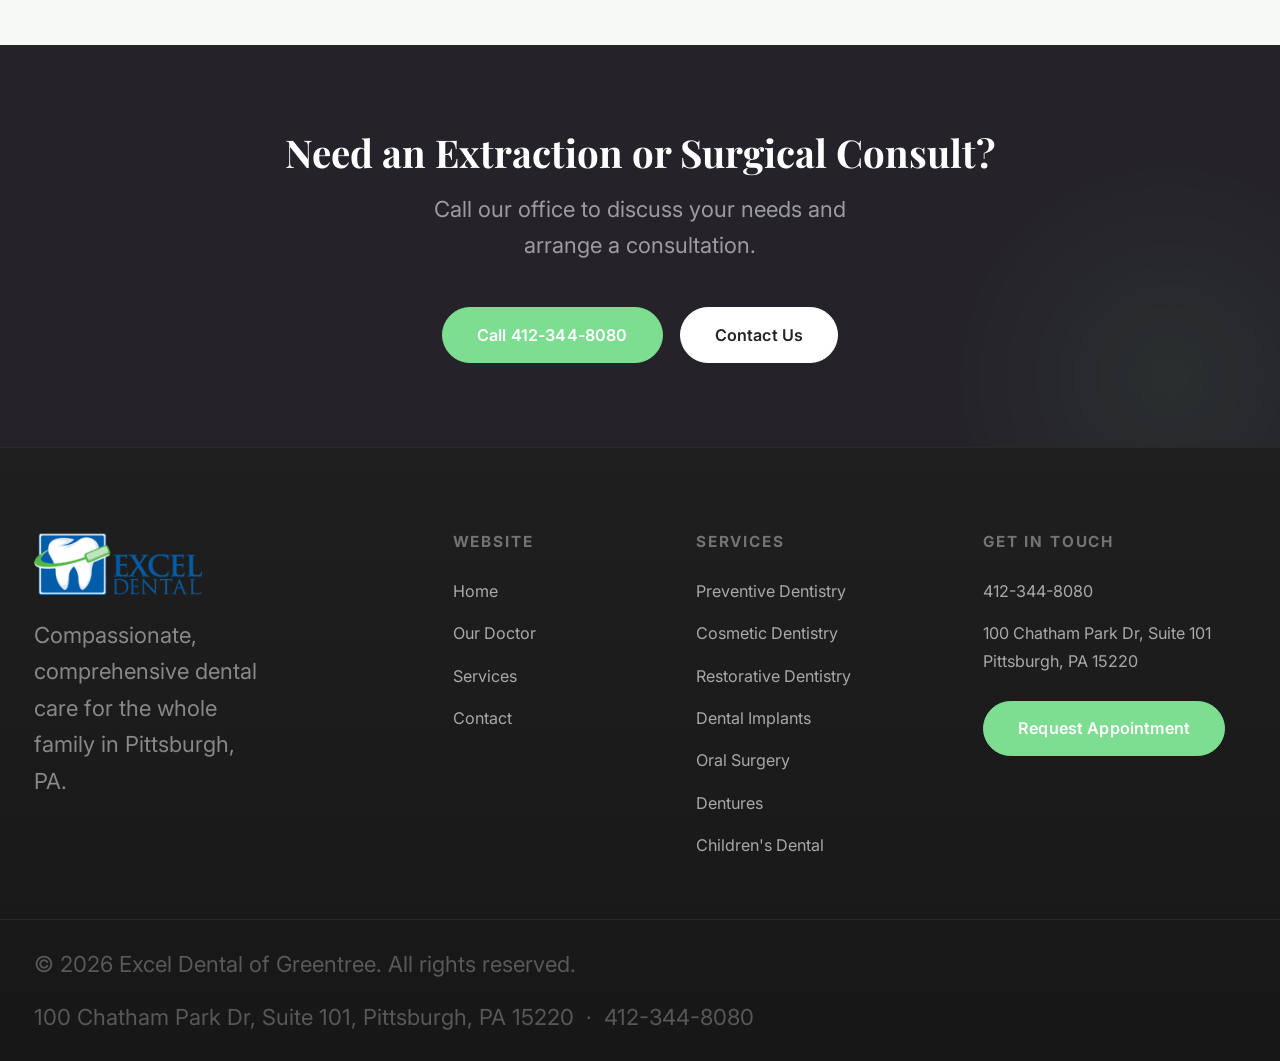
<file: oral-surgery.html>
<!DOCTYPE html>
<html lang="en">
<head>
  <meta charset="UTF-8" />
  <meta name="viewport" content="width=device-width, initial-scale=1.0" />
  <title>Oral Surgery | Excel Dental of Greentree</title>
  <meta name="description" content="Tooth extractions, wisdom tooth removal, bone grafting, and more at Excel Dental of Greentree in Pittsburgh, PA. Precise, comfortable oral surgery in a caring environment." />
  <link rel="canonical" href="https://www.exceldentalgreentree.com/oral-surgery.html" />
  <meta property="og:type" content="website" />
  <meta property="og:site_name" content="Excel Dental of Greentree" />
  <meta property="og:title" content="Oral Surgery | Excel Dental of Greentree" />
  <meta property="og:description" content="Tooth extractions, wisdom tooth removal, bone grafting, and more at Excel Dental of Greentree in Pittsburgh, PA. Precise, comfortable oral surgery in a caring environment." />
  <meta property="og:url" content="https://www.exceldentalgreentree.com/oral-surgery.html" />
  <meta property="og:image" content="https://www.exceldentalgreentree.com/assets/images/wexford-hero-photo.jpg" />
  <meta name="twitter:card" content="summary_large_image" />
  <meta name="twitter:title" content="Oral Surgery | Excel Dental of Greentree" />
  <meta name="twitter:description" content="Tooth extractions, wisdom tooth removal, bone grafting, and more at Excel Dental of Greentree in Pittsburgh, PA. Precise, comfortable oral surgery in a caring environment." />
  <meta name="twitter:image" content="https://www.exceldentalgreentree.com/assets/images/wexford-hero-photo.jpg" />
  <link rel="preconnect" href="https://fonts.googleapis.com" />
  <link rel="preconnect" href="https://fonts.gstatic.com" crossorigin />
  <link href="https://fonts.googleapis.com/css2?family=Playfair+Display:ital,wght@0,400;0,600;0,700;1,400;1,600&family=Inter:wght@300;400;500;600;700&display=swap" rel="stylesheet" />
  <link rel="stylesheet" href="css/style.css" />
  <script type="application/ld+json">
  {
    "@context": "https://schema.org",
    "@type": "MedicalProcedure",
    "name": "Oral Surgery",
    "description": "Tooth extractions, wisdom tooth removal, bone grafting, and more at Excel Dental of Greentree in Pittsburgh, PA. Precise, comfortable oral surgery in a caring environment.",
    "url": "https://www.exceldentalgreentree.com/oral-surgery.html",
    "procedureType": "https://health-lifesci.schema.org/SurgicalProcedure",
    "performer": {
      "@type": "Dentist",
      "name": "Excel Dental of Greentree",
      "url": "https://www.exceldentalgreentree.com/"
    }
  }
  </script>
  <link rel="icon" href="/favicon.svg" type="image/svg+xml" />
  <script type="application/ld+json">
  {
    "@context": "https://schema.org",
    "@type": "BreadcrumbList",
    "itemListElement": [
      { "@type": "ListItem", "position": 1, "name": "Home", "item": "https://www.exceldentalgreentree.com/" },
      { "@type": "ListItem", "position": 2, "name": "Services", "item": "https://www.exceldentalgreentree.com/services.html" },
      { "@type": "ListItem", "position": 3, "name": "Oral Surgery", "item": "https://www.exceldentalgreentree.com/oral-surgery.html" }
    ]
  }
  </script>
</head>
<body>

  <!-- NAV -->
  <header class="navbar" id="navbar">
    <div class="nav-inner">
      <a href="index.html" class="nav-logo" aria-label="Excel Dental of Greentree — home">
        <div class="nav-logo-icon"><svg viewBox="-32 0 512 512" xmlns="http://www.w3.org/2000/svg" aria-hidden="true" style="fill:#fff;"><path d="M443.98 96.25c-11.01-45.22-47.11-82.06-92.01-93.72-32.19-8.36-63 5.1-89.14 24.33-3.25 2.39-6.96 3.73-10.5 5.48l28.32 18.21c7.42 4.77 9.58 14.67 4.8 22.11-4.46 6.95-14.27 9.86-22.11 4.8L162.83 12.84c-20.7-10.85-43.38-16.4-66.81-10.31-44.9 11.67-81 48.5-92.01 93.72-10.13 41.62-.42 80.81 21.5 110.43 23.36 31.57 32.68 68.66 36.29 107.35 4.4 47.16 10.33 94.16 20.94 140.32l7.8 33.95c3.19 13.87 15.49 23.7 29.67 23.7 13.97 0 26.15-9.55 29.54-23.16l34.47-138.42c4.56-18.32 20.96-31.16 39.76-31.16s35.2 12.85 39.76 31.16l34.47 138.42c3.39 13.61 15.57 23.16 29.54 23.16 14.18 0 26.48-9.83 29.67-23.7l7.8-33.95c10.61-46.15 16.53-93.16 20.94-140.32 3.61-38.7 12.93-75.78 36.29-107.35 21.95-29.61 31.66-68.8 21.53-110.43z"/></svg></div>
        <div class="nav-logo-text"><span class="name">Excel Dental of Greentree</span><span class="tagline">Pittsburgh, PA</span></div>
      </a>
      <nav class="nav-menu" aria-label="Primary navigation">
        <a href="index.html">Home</a><a href="about.html">Our Doctor</a><a href="services.html" class="active">Services</a><a href="contact.html">Contact</a>
      </nav>
      <div class="nav-actions">
        <a href="tel:4123448080" class="nav-phone"><svg width="14" height="14" viewBox="0 0 24 24" fill="none" stroke="currentColor" stroke-width="2.2" stroke-linecap="round" stroke-linejoin="round" aria-hidden="true"><path d="M22 16.92v3a2 2 0 01-2.18 2 19.79 19.79 0 01-8.63-3.07A19.5 19.5 0 013.06 9.81a19.79 19.79 0 01-3.07-8.67A2 2 0 012.18 1h3a2 2 0 012 1.72c.127.96.361 1.903.7 2.81a2 2 0 01-.45 2.11L6.91 8.16a16 16 0 006.93 6.93l1.52-1.52a2 2 0 012.11-.45c.907.339 1.85.573 2.81.7A2 2 0 0122 16.92z"/></svg>412-344-8080</a>
        <a href="https://appt.link/excel-dental-of-greentree-inc-b2nE1td5/in-person-meeting" class="btn btn-accent">Request Appointment</a>
      </div>
      <button class="nav-hamburger" id="navHamburger" aria-label="Toggle menu" aria-expanded="false"><span></span><span></span><span></span></button>
    </div>
    <nav class="nav-mobile" aria-label="Mobile navigation">
      <a href="index.html">Home</a><a href="about.html">Our Doctor</a><a href="services.html">Services</a><a href="contact.html">Contact</a>
      <div class="nav-mobile-cta"><a href="tel:4123448080" class="btn btn-outline">📞 412-344-8080</a><a href="https://appt.link/excel-dental-of-greentree-inc-b2nE1td5/in-person-meeting" class="btn btn-accent">Request Appointment</a></div>
    </nav>
  </header>

  <!-- HERO -->
  <section class="srv-page-hero" aria-labelledby="srv-heading">
    <div class="srv-page-hero-bg" style="background-image:url('assets/images/wexford-home-photo.jpg');"></div>
    <div class="srv-page-hero-body">
      <div class="breadcrumb"><a href="services.html">Services</a><span>›</span><span style="color:rgba(255,255,255,.75);">Oral Surgery</span></div>
      <p class="stag">Surgical Care</p>
      <h1 id="srv-heading">Oral<br>Surgery</h1>
      <p class="hero-sub">Expert surgical care performed with precision, compassion, and a commitment to your comfort and safety.</p>
    </div>
  </section>

  <!-- BODY -->
  <div class="srv-page-body">
    <div class="srv-page-content fade-up">
      <p class="stag">Surgical Care</p>
      <h2>Precision Care When It Matters Most</h2>
      <p>When a dental problem requires a surgical solution, you want a team you can trust completely. Our dentists perform a full range of oral surgery procedures with skill and care, in a calm, professional setting designed to put you at ease from the moment you arrive.</p>
      <p>We use local anaesthesia and, when appropriate, sedation options to ensure you're comfortable throughout every procedure. Detailed pre- and post-operative instructions mean your recovery is smooth and well-supported.</p>
      <h3 style="font-size:1.1rem;margin-bottom:.75rem;margin-top:.25rem;">Procedures we perform</h3>
      <ul>
        <li>Simple and surgical tooth extractions</li>
        <li>Wisdom tooth removal</li>
        <li>Bone grafting (socket preservation)</li>
        <li>Sinus lift augmentation</li>
        <li>Soft-tissue (gum) procedures</li>
        <li>Pre-prosthetic surgery (preparing for dentures or implants)</li>
      </ul>
      <div class="srv-page-actions">
        <a href="tel:+14123448080" class="btn btn-blue">Schedule a Consultation</a>
        class="btn btn-outline-primary">Ask a Question</a>
      </div>
    </div>
    <aside class="srv-page-sidebar">
      <div class="srv-sidebar-img fade-up"><img src="assets/images/wexford-home-photo.jpg" alt="Comfortable oral surgery consultation" loading="lazy" /></div>
      <div class="srv-info-card fade-up">
        <h4>Quick Facts</h4>
        <ul>
          <li>Local anaesthesia for all procedures</li>
          <li>Sedation options available</li>
          <li>Detailed aftercare instructions provided</li>
          <li>Same-day emergency extractions available</li>
          <li>Most plans cover necessary surgery</li>
        </ul>
      </div>
    </aside>
  </div>

  <!-- PROCESS -->
  <section class="process-section" aria-labelledby="process-heading">
    <div class="section-header fade-up"><h2 id="process-heading">What to Expect</h2><p>A clear overview of your surgical visit, from consultation to recovery.</p></div>
    <div class="process-steps">
      <div class="process-step fade-up"><div class="step-num">1</div><h3>Consultation &amp; X-Rays</h3><p>We examine the area, review imaging, and discuss your surgical options, anaesthesia, and recovery timeline.</p></div>
      <div class="process-step fade-up"><div class="step-num">2</div><h3>Pre-Op Preparation</h3><p>We provide written pre-operative instructions covering diet, medications, and what to arrange for your recovery.</p></div>
      <div class="process-step fade-up"><div class="step-num">3</div><h3>The Procedure</h3><p>With you fully comfortable using local anaesthesia, the procedure is performed efficiently and carefully.</p></div>
      <div class="process-step fade-up"><div class="step-num">4</div><h3>Recovery &amp; Follow-Up</h3><p>We provide post-op care instructions and schedule a follow-up to ensure healing is on track.</p></div>
    </div>
  </section>

  <!-- RELATED -->
  <section class="related-section" aria-labelledby="related-heading">
    <div class="section-header fade-up"><h2 id="related-heading">Related Services</h2><p>Oral surgery is often the first step toward these restorative treatments.</p></div>
    <div class="related-grid">
      <a href="dental-implants.html" class="related-card"><div class="related-card-img"><img src="assets/images/wexford-home-photo.jpg" alt="Dental Implants" loading="lazy" /></div><div class="related-card-body"><p class="stag">Replacement</p><h3>Dental Implants</h3><p>Implant placement follows extraction — restore the space permanently.</p><span class="related-card-link">Learn More →</span></div></a>
      <a href="dentures.html" class="related-card"><div class="related-card-img"><img src="assets/images/wexford-home-photo.jpg" alt="Dentures" loading="lazy" /></div><div class="related-card-body"><p class="stag">Replacement</p><h3>Dentures</h3><p>Pre-prosthetic surgery preps your mouth for comfortable-fitting dentures.</p><span class="related-card-link">Learn More →</span></div></a>
      <a href="restorative-dentistry.html" class="related-card"><div class="related-card-img"><img src="assets/images/wexford-home-photo.jpg" alt="Restorative" loading="lazy" /></div><div class="related-card-body"><p class="stag">Restorative</p><h3>Restorative Dentistry</h3><p>Rebuild and restore function after surgical intervention.</p><span class="related-card-link">Learn More →</span></div></a>
    </div>
  </section>

  <!-- CTA -->
  <section class="cta-banner"><h2 class="fade-up">Need an Extraction or Surgical Consult?</h2><p class="fade-up">Call our office to discuss your needs and arrange a consultation.</p><div class="cta-actions fade-up"><a href="tel:+14123448080" class="btn btn-accent">Call 412-344-8080</a><a href="contact.html" class="btn btn-light">Contact Us</a></div></section>

  <!-- FOOTER -->
  <footer class="footer">
    <div class="footer-main">
      <div class="footer-brand"><div class="f-logo"><div class="f-logo-icon"><svg viewBox="-32 0 512 512" xmlns="http://www.w3.org/2000/svg" aria-hidden="true" style="fill:#2a2a2a;"><path d="M443.98 96.25c-11.01-45.22-47.11-82.06-92.01-93.72-32.19-8.36-63 5.1-89.14 24.33-3.25 2.39-6.96 3.73-10.5 5.48l28.32 18.21c7.42 4.77 9.58 14.67 4.8 22.11-4.46 6.95-14.27 9.86-22.11 4.8L162.83 12.84c-20.7-10.85-43.38-16.4-66.81-10.31-44.9 11.67-81 48.5-92.01 93.72-10.13 41.62-.42 80.81 21.5 110.43 23.36 31.57 32.68 68.66 36.29 107.35 4.4 47.16 10.33 94.16 20.94 140.32l7.8 33.95c3.19 13.87 15.49 23.7 29.67 23.7 13.97 0 26.15-9.55 29.54-23.16l34.47-138.42c4.56-18.32 20.96-31.16 39.76-31.16s35.2 12.85 39.76 31.16l34.47 138.42c3.39 13.61 15.57 23.16 29.54 23.16 14.18 0 26.48-9.83 29.67-23.7l7.8-33.95c10.61-46.15 16.53-93.16 20.94-140.32 3.61-38.7 12.93-75.78 36.29-107.35 21.95-29.61 31.66-68.8 21.53-110.43z"/></svg></div><div class="f-logo-text"><span class="name">Excel Dental</span><span class="care">Care</span></div></div><p>Compassionate, comprehensive dental care for the whole family in Pittsburgh, PA.</p></div>
      <div class="footer-col"><h4>Website</h4><ul><li><a href="index.html">Home</a></li><li><a href="about.html">Our Doctor</a></li><li><a href="services.html">Services</a></li><li><a href="contact.html">Contact</a></li></ul></div>
      <div class="footer-col"><h4>Services</h4><ul><li><a href="cleaning-and-prevention.html">Preventive Dentistry</a></li><li><a href="cosmetic-dentistry.html">Cosmetic Dentistry</a></li><li><a href="restorative-dentistry.html">Restorative Dentistry</a></li><li><a href="dental-implants.html">Dental Implants</a></li><li><a href="oral-surgery.html">Oral Surgery</a></li><li><a href="dentures.html">Dentures</a></li><li><a href="pediatric-dentistry.html">Children's Dental</a></li></ul></div>
      <div class="footer-col"><h4>Get In Touch</h4><ul><li><a href="tel:4123448080">412-344-8080</a></li><li><a href="https://maps.google.com/?q=100+Chatham+Park+Dr+Suite+101+Pittsburgh+PA+15220" target="_blank" rel="noopener">100 Chatham Park Dr, Suite 101<br>Pittsburgh, PA 15220</a></li></ul><a href="https://appt.link/excel-dental-of-greentree-inc-b2nE1td5/in-person-meeting" class="btn btn-accent footer-appt-btn">Request Appointment</a></div>
    </div>
    <div class="footer-bottom"><p>&copy; <span id="year"></span> Excel Dental of Greentree. All rights reserved.</p><p>100 Chatham Park Dr, Suite 101, Pittsburgh, PA 15220 &nbsp;·&nbsp; 412-344-8080</p></div>
  </footer>
  <script src="js/main.js"></script>
</body>
</html>
</file>
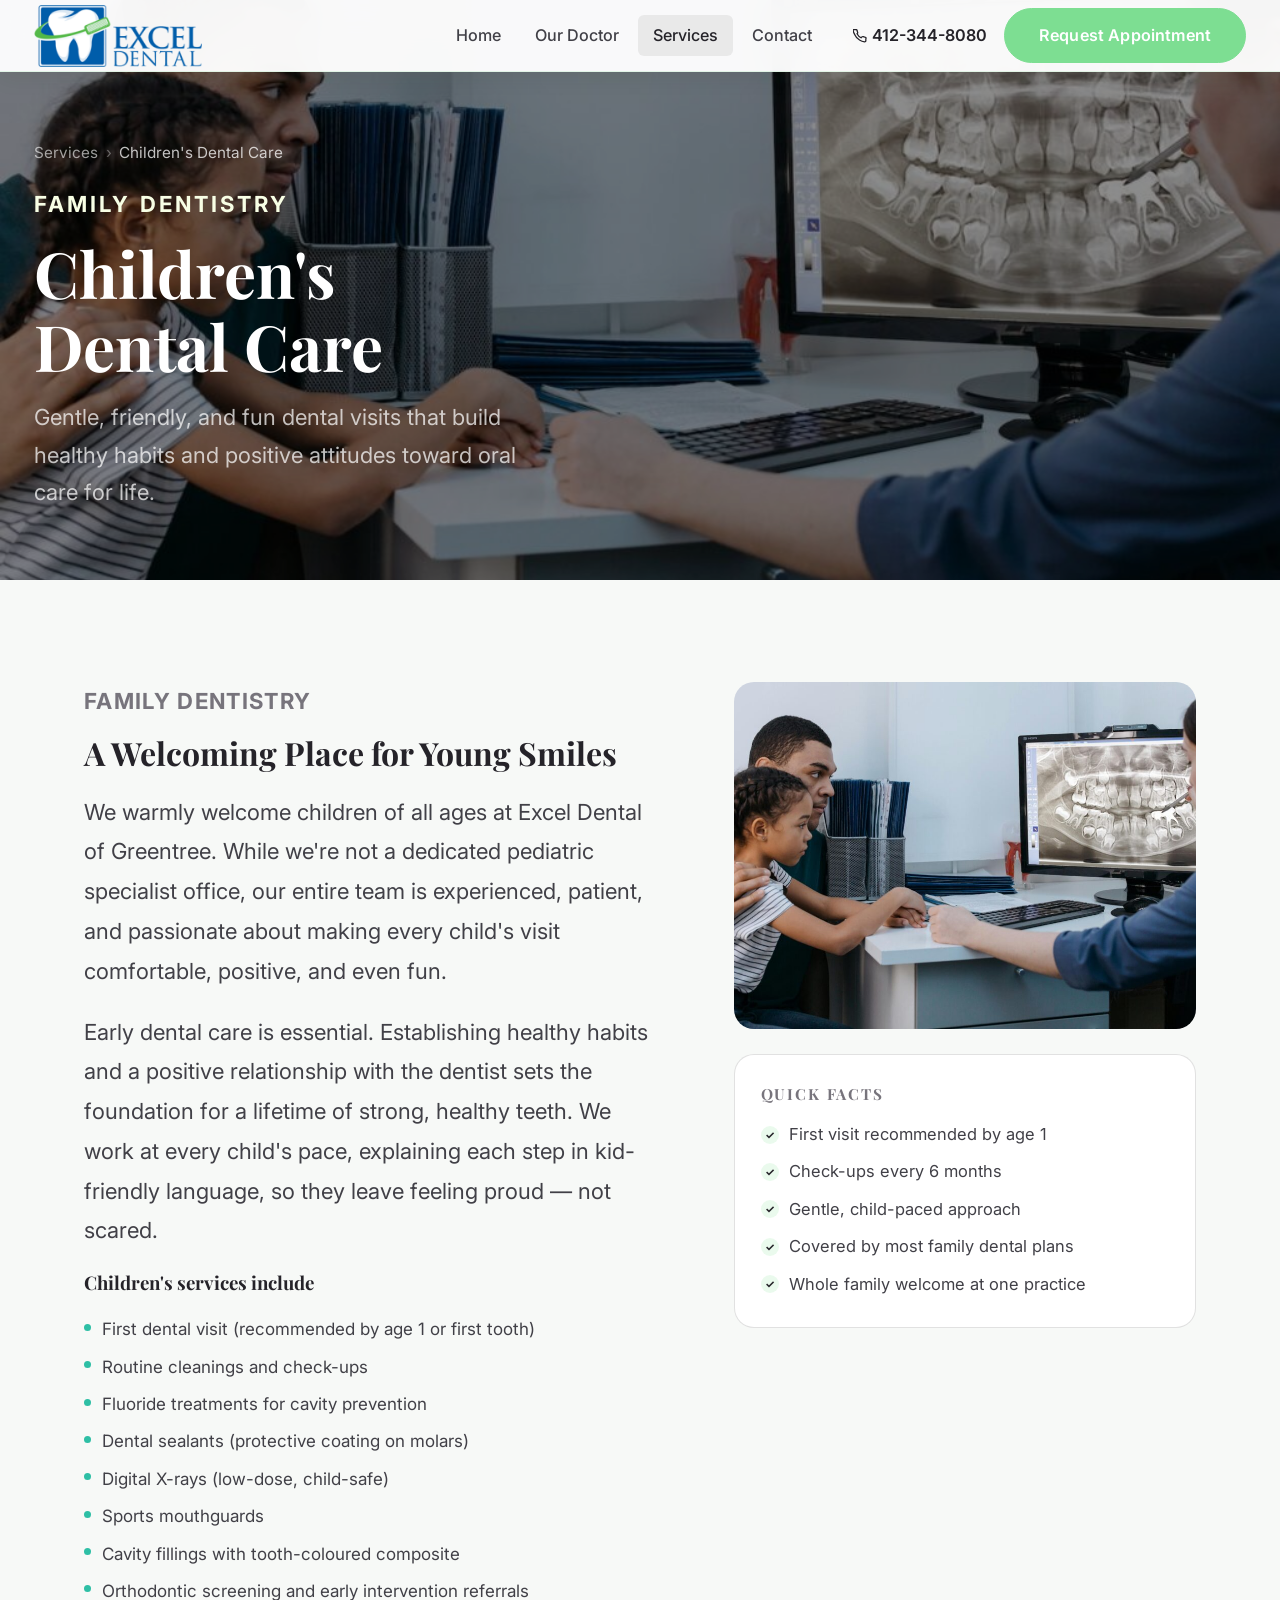
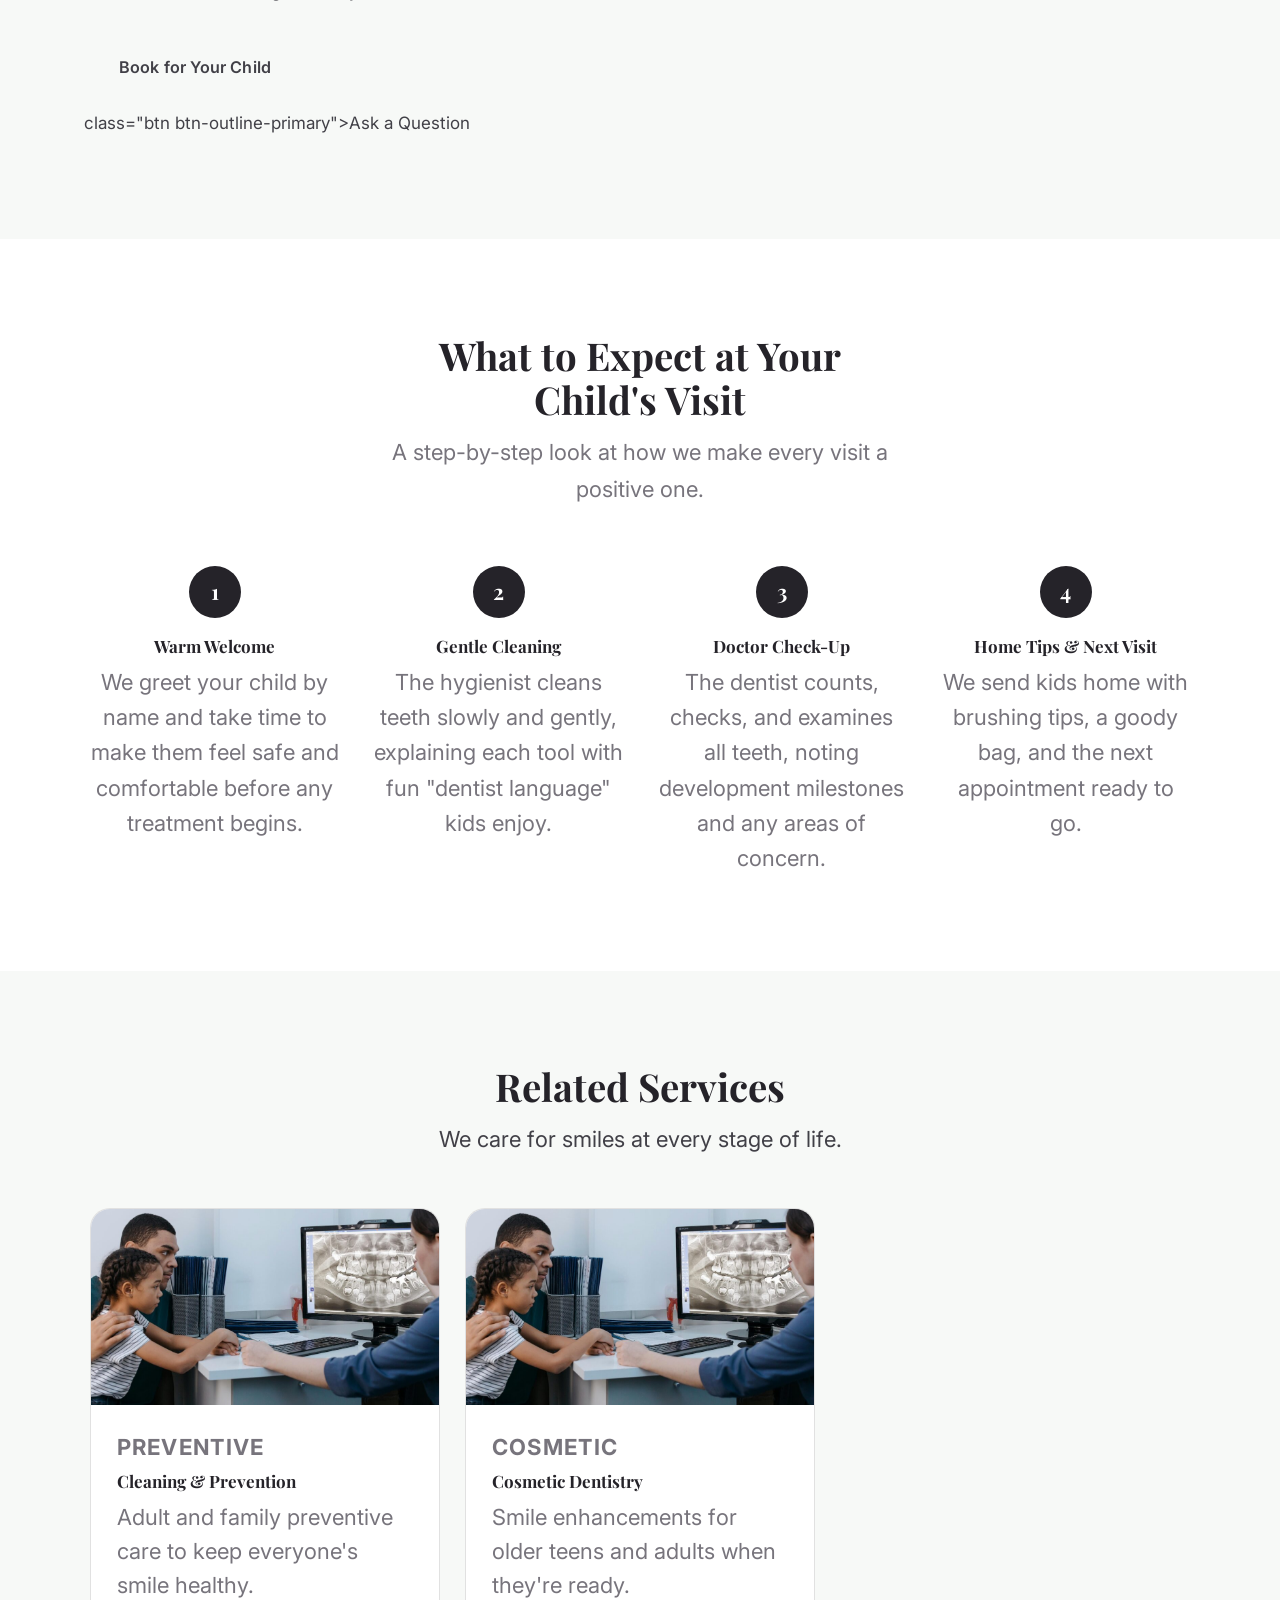
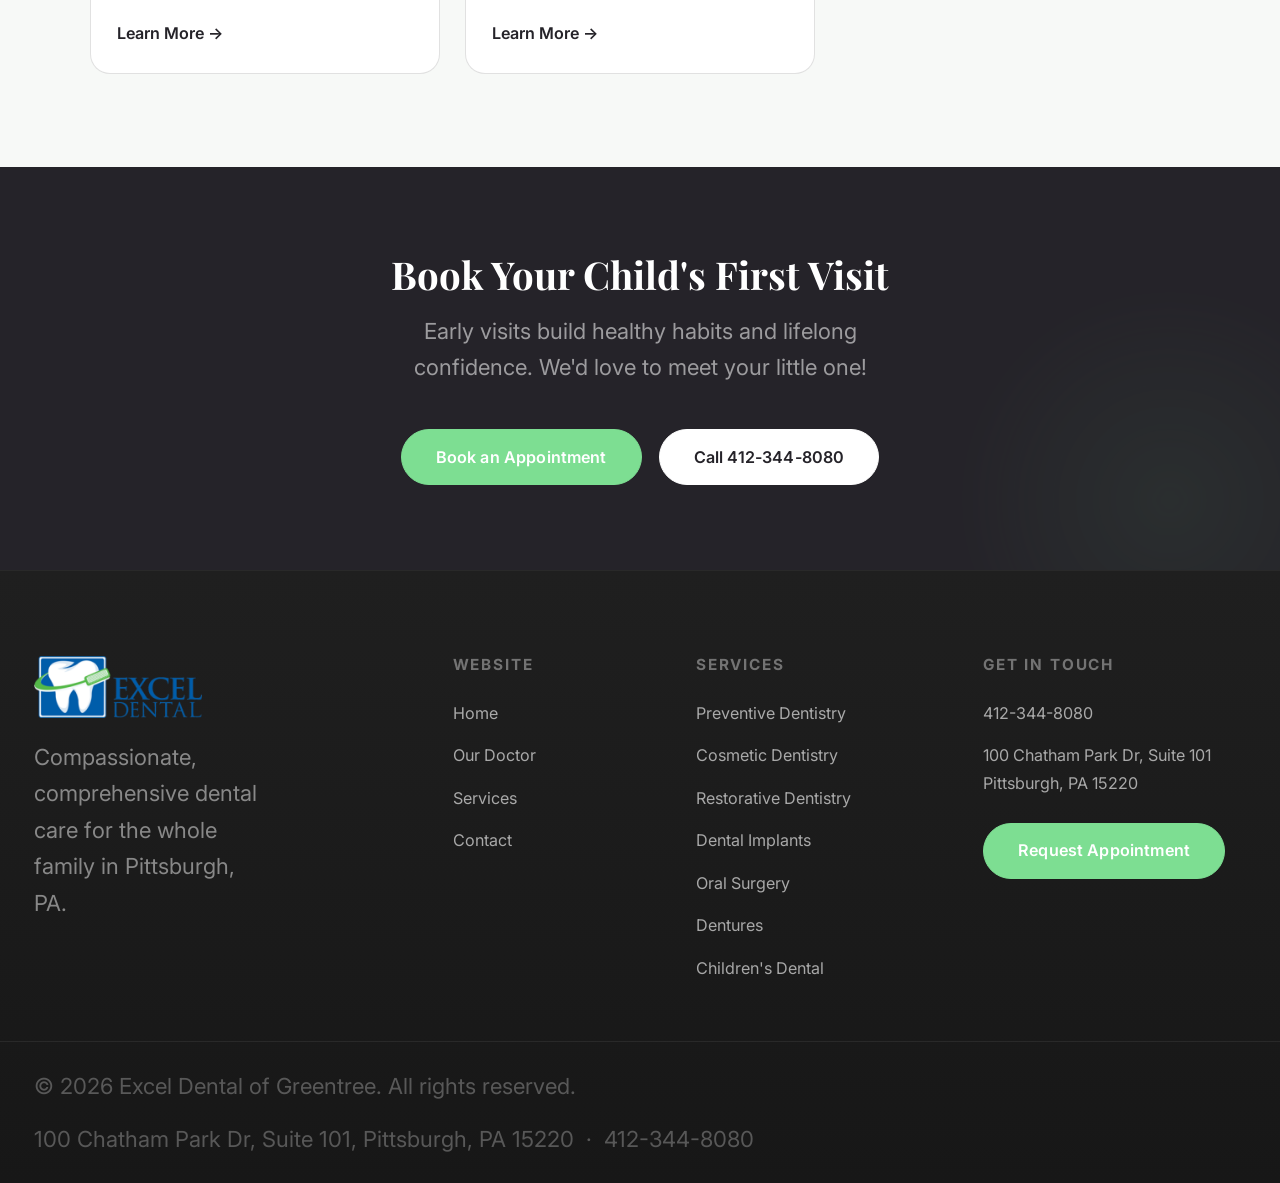
<file: pediatric-dentistry.html>
<!DOCTYPE html>
<html lang="en">
<head>
  <meta charset="UTF-8" />
  <meta name="viewport" content="width=device-width, initial-scale=1.0" />
  <title>Children's Dental Care | Excel Dental of Greentree</title>
  <meta name="description" content="Gentle, stress-free children's dental care at Excel Dental of Greentree in Pittsburgh, PA. We make dental visits positive experiences that set kids up for lifelong healthy smiles." />
  <link rel="canonical" href="https://www.exceldentalgreentree.com/pediatric-dentistry.html" />
  <meta property="og:type" content="website" />
  <meta property="og:site_name" content="Excel Dental of Greentree" />
  <meta property="og:title" content="Children's Dental Care | Excel Dental of Greentree" />
  <meta property="og:description" content="Gentle, stress-free children's dental care at Excel Dental of Greentree in Pittsburgh, PA. We make dental visits positive experiences that set kids up for lifelong healthy smiles." />
  <meta property="og:url" content="https://www.exceldentalgreentree.com/pediatric-dentistry.html" />
  <meta property="og:image" content="https://www.exceldentalgreentree.com/assets/images/wexford-hero-photo.jpg" />
  <meta name="twitter:card" content="summary_large_image" />
  <meta name="twitter:title" content="Children's Dental Care | Excel Dental of Greentree" />
  <meta name="twitter:description" content="Gentle, stress-free children's dental care at Excel Dental of Greentree in Pittsburgh, PA. We make dental visits positive experiences that set kids up for lifelong healthy smiles." />
  <meta name="twitter:image" content="https://www.exceldentalgreentree.com/assets/images/wexford-hero-photo.jpg" />
  <link rel="preconnect" href="https://fonts.googleapis.com" />
  <link rel="preconnect" href="https://fonts.gstatic.com" crossorigin />
  <link href="https://fonts.googleapis.com/css2?family=Playfair+Display:ital,wght@0,400;0,600;0,700;1,400;1,600&family=Inter:wght@300;400;500;600;700&display=swap" rel="stylesheet" />
  <link rel="stylesheet" href="css/style.css" />
  <script type="application/ld+json">
  {
    "@context": "https://schema.org",
    "@type": "MedicalProcedure",
    "name": "Children's Dental Care",
    "description": "Gentle, stress-free children's dental care at Excel Dental of Greentree in Pittsburgh, PA. We make dental visits positive experiences that set kids up for lifelong healthy smiles.",
    "url": "https://www.exceldentalgreentree.com/pediatric-dentistry.html",
    "procedureType": "https://health-lifesci.schema.org/NoninvasiveProcedure",
    "performer": {
      "@type": "Dentist",
      "name": "Excel Dental of Greentree",
      "url": "https://www.exceldentalgreentree.com/"
    }
  }
  </script>
  <link rel="icon" href="/favicon.svg" type="image/svg+xml" />
  <script type="application/ld+json">
  {
    "@context": "https://schema.org",
    "@type": "BreadcrumbList",
    "itemListElement": [
      { "@type": "ListItem", "position": 1, "name": "Home", "item": "https://www.exceldentalgreentree.com/" },
      { "@type": "ListItem", "position": 2, "name": "Services", "item": "https://www.exceldentalgreentree.com/services.html" },
      { "@type": "ListItem", "position": 3, "name": "Children's Dental Care", "item": "https://www.exceldentalgreentree.com/pediatric-dentistry.html" }
    ]
  }
  </script>
</head>
<body>

  <!-- NAV -->
  <header class="navbar" id="navbar">
    <div class="nav-inner">
      <a href="index.html" class="nav-logo" aria-label="Excel Dental of Greentree — home">
        <div class="nav-logo-icon"><svg viewBox="-32 0 512 512" xmlns="http://www.w3.org/2000/svg" aria-hidden="true" style="fill:#fff;"><path d="M443.98 96.25c-11.01-45.22-47.11-82.06-92.01-93.72-32.19-8.36-63 5.1-89.14 24.33-3.25 2.39-6.96 3.73-10.5 5.48l28.32 18.21c7.42 4.77 9.58 14.67 4.8 22.11-4.46 6.95-14.27 9.86-22.11 4.8L162.83 12.84c-20.7-10.85-43.38-16.4-66.81-10.31-44.9 11.67-81 48.5-92.01 93.72-10.13 41.62-.42 80.81 21.5 110.43 23.36 31.57 32.68 68.66 36.29 107.35 4.4 47.16 10.33 94.16 20.94 140.32l7.8 33.95c3.19 13.87 15.49 23.7 29.67 23.7 13.97 0 26.15-9.55 29.54-23.16l34.47-138.42c4.56-18.32 20.96-31.16 39.76-31.16s35.2 12.85 39.76 31.16l34.47 138.42c3.39 13.61 15.57 23.16 29.54 23.16 14.18 0 26.48-9.83 29.67-23.7l7.8-33.95c10.61-46.15 16.53-93.16 20.94-140.32 3.61-38.7 12.93-75.78 36.29-107.35 21.95-29.61 31.66-68.8 21.53-110.43z"/></svg></div>
        <div class="nav-logo-text"><span class="name">Excel Dental of Greentree</span><span class="tagline">Pittsburgh, PA</span></div>
      </a>
      <nav class="nav-menu" aria-label="Primary navigation">
        <a href="index.html">Home</a><a href="about.html">Our Doctor</a><a href="services.html" class="active">Services</a><a href="contact.html">Contact</a>
      </nav>
      <div class="nav-actions">
        <a href="tel:4123448080" class="nav-phone"><svg width="14" height="14" viewBox="0 0 24 24" fill="none" stroke="currentColor" stroke-width="2.2" stroke-linecap="round" stroke-linejoin="round" aria-hidden="true"><path d="M22 16.92v3a2 2 0 01-2.18 2 19.79 19.79 0 01-8.63-3.07A19.5 19.5 0 013.06 9.81a19.79 19.79 0 01-3.07-8.67A2 2 0 012.18 1h3a2 2 0 012 1.72c.127.96.361 1.903.7 2.81a2 2 0 01-.45 2.11L6.91 8.16a16 16 0 006.93 6.93l1.52-1.52a2 2 0 012.11-.45c.907.339 1.85.573 2.81.7A2 2 0 0122 16.92z"/></svg>412-344-8080</a>
        <a href="https://appt.link/excel-dental-of-greentree-inc-b2nE1td5/in-person-meeting" class="btn btn-accent">Request Appointment</a>
      </div>
      <button class="nav-hamburger" id="navHamburger" aria-label="Toggle menu" aria-expanded="false"><span></span><span></span><span></span></button>
    </div>
    <nav class="nav-mobile" aria-label="Mobile navigation">
      <a href="index.html">Home</a><a href="about.html">Our Doctor</a><a href="services.html">Services</a><a href="contact.html">Contact</a>
      <div class="nav-mobile-cta"><a href="tel:4123448080" class="btn btn-outline">📞 412-344-8080</a><a href="https://appt.link/excel-dental-of-greentree-inc-b2nE1td5/in-person-meeting" class="btn btn-accent">Request Appointment</a></div>
    </nav>
  </header>

  <!-- HERO -->
  <section class="srv-page-hero" aria-labelledby="srv-heading">
    <div class="srv-page-hero-bg" style="background-image:url('assets/images/wexford-home-photo.jpg');"></div>
    <div class="srv-page-hero-body">
      <div class="breadcrumb"><a href="services.html">Services</a><span>›</span><span style="color:rgba(255,255,255,.75);">Children's Dental Care</span></div>
      <p class="stag">Family Dentistry</p>
      <h1 id="srv-heading">Children's<br>Dental Care</h1>
      <p class="hero-sub">Gentle, friendly, and fun dental visits that build healthy habits and positive attitudes toward oral care for life.</p>
    </div>
  </section>

  <!-- BODY -->
  <div class="srv-page-body">
    <div class="srv-page-content fade-up">
      <p class="stag">Family Dentistry</p>
      <h2>A Welcoming Place for Young Smiles</h2>
      <p>We warmly welcome children of all ages at Excel Dental of Greentree. While we're not a dedicated pediatric specialist office, our entire team is experienced, patient, and passionate about making every child's visit comfortable, positive, and even fun.</p>
      <p>Early dental care is essential. Establishing healthy habits and a positive relationship with the dentist sets the foundation for a lifetime of strong, healthy teeth. We work at every child's pace, explaining each step in kid-friendly language, so they leave feeling proud — not scared.</p>
      <h3 style="font-size:1.1rem;margin-bottom:.75rem;margin-top:.25rem;">Children's services include</h3>
      <ul>
        <li>First dental visit (recommended by age 1 or first tooth)</li>
        <li>Routine cleanings and check-ups</li>
        <li>Fluoride treatments for cavity prevention</li>
        <li>Dental sealants (protective coating on molars)</li>
        <li>Digital X-rays (low-dose, child-safe)</li>
        <li>Sports mouthguards</li>
        <li>Cavity fillings with tooth-coloured composite</li>
        <li>Orthodontic screening and early intervention referrals</li>
      </ul>
      <div class="srv-page-actions">
        <a href="tel:+14123448080" class="btn btn-blue">Book for Your Child</a>
        class="btn btn-outline-primary">Ask a Question</a>
      </div>
    </div>
    <aside class="srv-page-sidebar">
      <div class="srv-sidebar-img fade-up"><img src="assets/images/wexford-home-photo.jpg" alt="Child having a comfortable dental check-up" loading="lazy" /></div>
      <div class="srv-info-card fade-up">
        <h4>Quick Facts</h4>
        <ul>
          <li>First visit recommended by age 1</li>
          <li>Check-ups every 6 months</li>
          <li>Gentle, child-paced approach</li>
          <li>Covered by most family dental plans</li>
          <li>Whole family welcome at one practice</li>
        </ul>
      </div>
    </aside>
  </div>

  <!-- PROCESS -->
  <section class="process-section" aria-labelledby="process-heading">
    <div class="section-header fade-up"><h2 id="process-heading">What to Expect at Your Child's Visit</h2><p>A step-by-step look at how we make every visit a positive one.</p></div>
    <div class="process-steps">
      <div class="process-step fade-up"><div class="step-num">1</div><h3>Warm Welcome</h3><p>We greet your child by name and take time to make them feel safe and comfortable before any treatment begins.</p></div>
      <div class="process-step fade-up"><div class="step-num">2</div><h3>Gentle Cleaning</h3><p>The hygienist cleans teeth slowly and gently, explaining each tool with fun "dentist language" kids enjoy.</p></div>
      <div class="process-step fade-up"><div class="step-num">3</div><h3>Doctor Check-Up</h3><p>The dentist counts, checks, and examines all teeth, noting development milestones and any areas of concern.</p></div>
      <div class="process-step fade-up"><div class="step-num">4</div><h3>Home Tips &amp; Next Visit</h3><p>We send kids home with brushing tips, a goody bag, and the next appointment ready to go.</p></div>
    </div>
  </section>

  <!-- RELATED -->
  <section class="related-section" aria-labelledby="related-heading">
    <div class="section-header fade-up"><h2 id="related-heading">Related Services</h2><p>We care for smiles at every stage of life.</p></div>
    <div class="related-grid">
      <a href="cleaning-and-prevention.html" class="related-card"><div class="related-card-img"><img src="assets/images/wexford-home-photo.jpg" alt="Cleanings" loading="lazy" /></div><div class="related-card-body"><p class="stag">Preventive</p><h3>Cleaning &amp; Prevention</h3><p>Adult and family preventive care to keep everyone's smile healthy.</p><span class="related-card-link">Learn More →</span></div></a>
      <a href="cosmetic-dentistry.html" class="related-card"><div class="related-card-img"><img src="assets/images/wexford-home-photo.jpg" alt="Cosmetic Dentistry" loading="lazy" /></div><div class="related-card-body"><p class="stag">Cosmetic</p><h3>Cosmetic Dentistry</h3><p>Smile enhancements for older teens and adults when they're ready.</p><span class="related-card-link">Learn More →</span></div></a>
    </div>
  </section>

  <!-- CTA -->
  <section class="cta-banner"><h2 class="fade-up">Book Your Child's First Visit</h2><p class="fade-up">Early visits build healthy habits and lifelong confidence. We'd love to meet your little one!</p><div class="cta-actions fade-up"><a href="tel:+14123448080" class="btn btn-accent">Book an Appointment</a><a href="tel:4123448080" class="btn btn-light">Call 412-344-8080</a></div></section>

  <!-- FOOTER -->
  <footer class="footer">
    <div class="footer-main">
      <div class="footer-brand"><div class="f-logo"><div class="f-logo-icon"><svg viewBox="-32 0 512 512" xmlns="http://www.w3.org/2000/svg" aria-hidden="true" style="fill:#2a2a2a;"><path d="M443.98 96.25c-11.01-45.22-47.11-82.06-92.01-93.72-32.19-8.36-63 5.1-89.14 24.33-3.25 2.39-6.96 3.73-10.5 5.48l28.32 18.21c7.42 4.77 9.58 14.67 4.8 22.11-4.46 6.95-14.27 9.86-22.11 4.8L162.83 12.84c-20.7-10.85-43.38-16.4-66.81-10.31-44.9 11.67-81 48.5-92.01 93.72-10.13 41.62-.42 80.81 21.5 110.43 23.36 31.57 32.68 68.66 36.29 107.35 4.4 47.16 10.33 94.16 20.94 140.32l7.8 33.95c3.19 13.87 15.49 23.7 29.67 23.7 13.97 0 26.15-9.55 29.54-23.16l34.47-138.42c4.56-18.32 20.96-31.16 39.76-31.16s35.2 12.85 39.76 31.16l34.47 138.42c3.39 13.61 15.57 23.16 29.54 23.16 14.18 0 26.48-9.83 29.67-23.7l7.8-33.95c10.61-46.15 16.53-93.16 20.94-140.32 3.61-38.7 12.93-75.78 36.29-107.35 21.95-29.61 31.66-68.8 21.53-110.43z"/></svg></div><div class="f-logo-text"><span class="name">Excel Dental</span><span class="care">Care</span></div></div><p>Compassionate, comprehensive dental care for the whole family in Pittsburgh, PA.</p></div>
      <div class="footer-col"><h4>Website</h4><ul><li><a href="index.html">Home</a></li><li><a href="about.html">Our Doctor</a></li><li><a href="services.html">Services</a></li><li><a href="contact.html">Contact</a></li></ul></div>
      <div class="footer-col"><h4>Services</h4><ul><li><a href="cleaning-and-prevention.html">Preventive Dentistry</a></li><li><a href="cosmetic-dentistry.html">Cosmetic Dentistry</a></li><li><a href="restorative-dentistry.html">Restorative Dentistry</a></li><li><a href="dental-implants.html">Dental Implants</a></li><li><a href="oral-surgery.html">Oral Surgery</a></li><li><a href="dentures.html">Dentures</a></li><li><a href="pediatric-dentistry.html">Children's Dental</a></li></ul></div>
      <div class="footer-col"><h4>Get In Touch</h4><ul><li><a href="tel:4123448080">412-344-8080</a></li><li><a href="https://maps.google.com/?q=100+Chatham+Park+Dr+Suite+101+Pittsburgh+PA+15220" target="_blank" rel="noopener">100 Chatham Park Dr, Suite 101<br>Pittsburgh, PA 15220</a></li></ul><a href="https://appt.link/excel-dental-of-greentree-inc-b2nE1td5/in-person-meeting" class="btn btn-accent footer-appt-btn">Request Appointment</a></div>
    </div>
    <div class="footer-bottom"><p>&copy; <span id="year"></span> Excel Dental of Greentree. All rights reserved.</p><p>100 Chatham Park Dr, Suite 101, Pittsburgh, PA 15220 &nbsp;·&nbsp; 412-344-8080</p></div>
  </footer>
  <script src="js/main.js"></script>
</body>
</html>
</file>
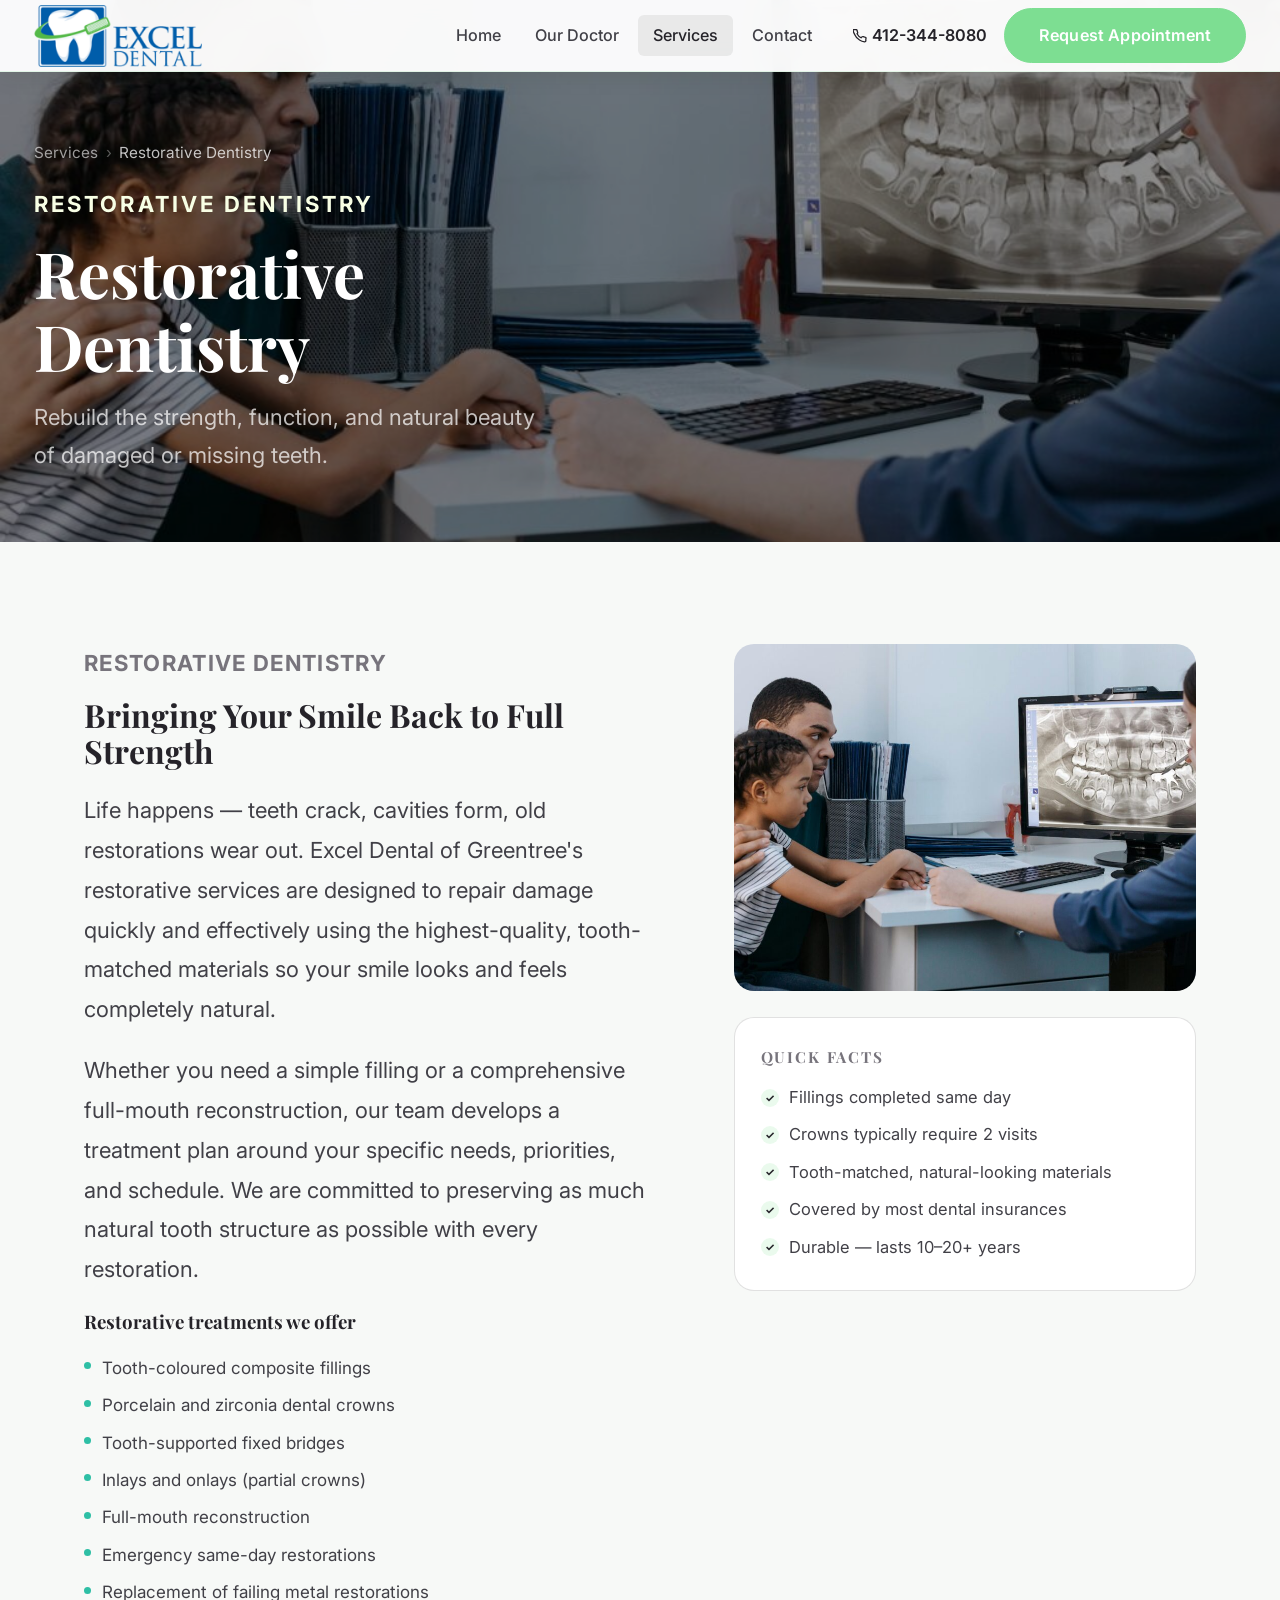
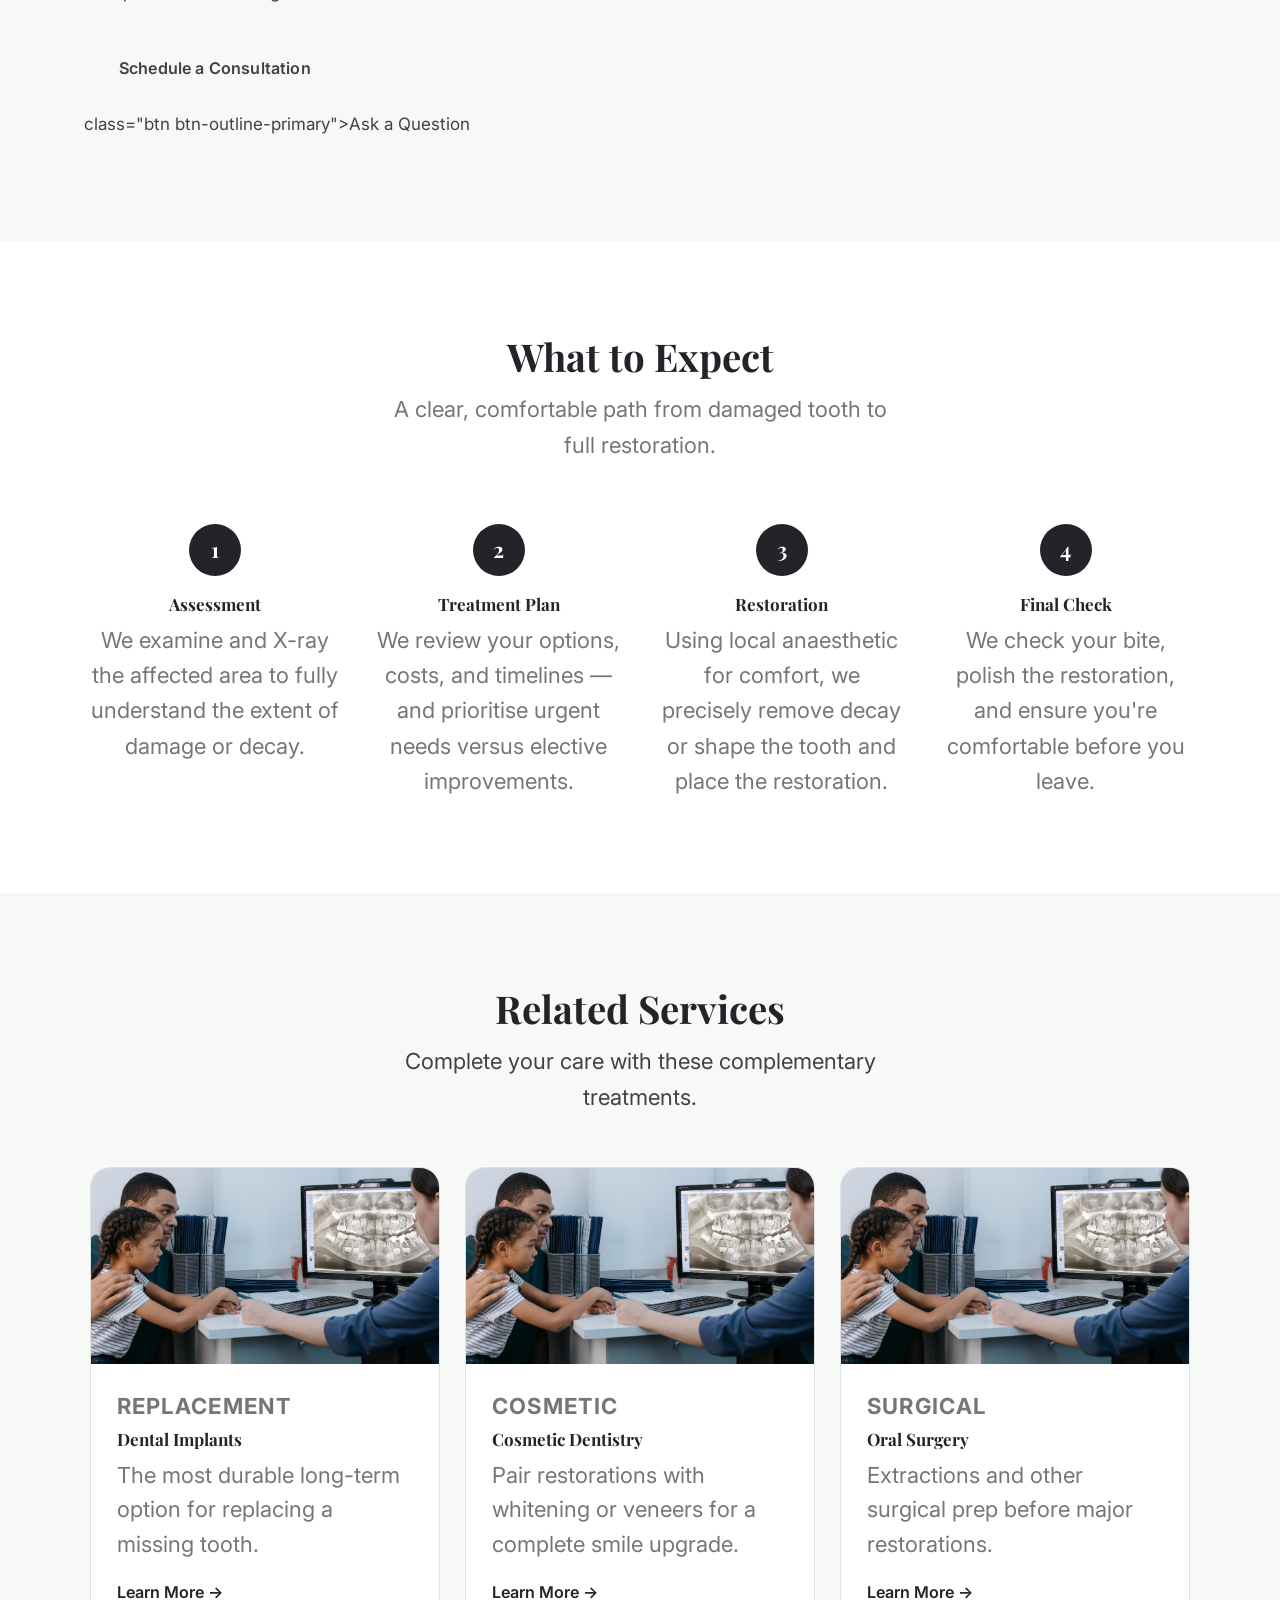
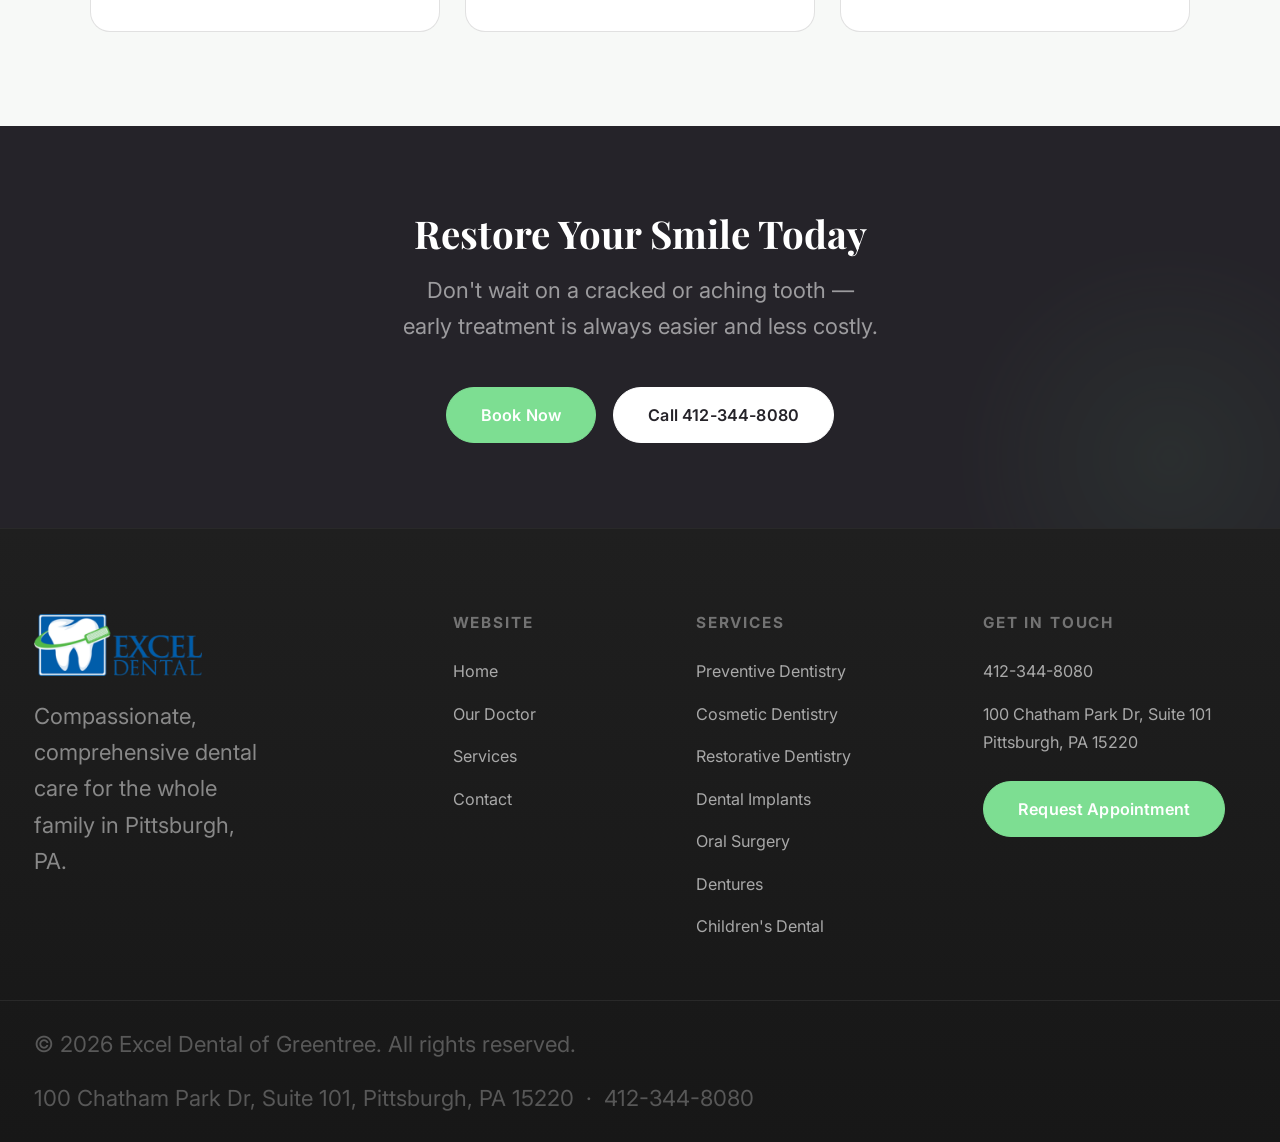
<file: restorative-dentistry.html>
<!DOCTYPE html>
<html lang="en">
<head>
  <meta charset="UTF-8" />
  <meta name="viewport" content="width=device-width, initial-scale=1.0" />
  <title>Restorative Dentistry | Excel Dental of Greentree</title>
  <meta name="description" content="Crowns, bridges, fillings, and full-mouth reconstruction at Excel Dental of Greentree in Pittsburgh, PA. Restore strength, function, and beauty to your smile." />
  <link rel="canonical" href="https://www.exceldentalgreentree.com/restorative-dentistry.html" />
  <meta property="og:type" content="website" />
  <meta property="og:site_name" content="Excel Dental of Greentree" />
  <meta property="og:title" content="Restorative Dentistry | Excel Dental of Greentree" />
  <meta property="og:description" content="Crowns, bridges, fillings, and full-mouth reconstruction at Excel Dental of Greentree in Pittsburgh, PA. Restore strength, function, and beauty to your smile." />
  <meta property="og:url" content="https://www.exceldentalgreentree.com/restorative-dentistry.html" />
  <meta property="og:image" content="https://www.exceldentalgreentree.com/assets/images/wexford-hero-photo.jpg" />
  <meta name="twitter:card" content="summary_large_image" />
  <meta name="twitter:title" content="Restorative Dentistry | Excel Dental of Greentree" />
  <meta name="twitter:description" content="Crowns, bridges, fillings, and full-mouth reconstruction at Excel Dental of Greentree in Pittsburgh, PA. Restore strength, function, and beauty to your smile." />
  <meta name="twitter:image" content="https://www.exceldentalgreentree.com/assets/images/wexford-hero-photo.jpg" />
  <link rel="preconnect" href="https://fonts.googleapis.com" />
  <link rel="preconnect" href="https://fonts.gstatic.com" crossorigin />
  <link href="https://fonts.googleapis.com/css2?family=Playfair+Display:ital,wght@0,400;0,600;0,700;1,400;1,600&family=Inter:wght@300;400;500;600;700&display=swap" rel="stylesheet" />
  <link rel="stylesheet" href="css/style.css" />
  <script type="application/ld+json">
  {
    "@context": "https://schema.org",
    "@type": "MedicalProcedure",
    "name": "Restorative Dentistry",
    "description": "Crowns, bridges, fillings, and full-mouth reconstruction at Excel Dental of Greentree in Pittsburgh, PA. Restore strength, function, and beauty to your smile.",
    "url": "https://www.exceldentalgreentree.com/restorative-dentistry.html",
    "procedureType": "https://health-lifesci.schema.org/NoninvasiveProcedure",
    "performer": {
      "@type": "Dentist",
      "name": "Excel Dental of Greentree",
      "url": "https://www.exceldentalgreentree.com/"
    }
  }
  </script>
  <link rel="icon" href="/favicon.svg" type="image/svg+xml" />
  <script type="application/ld+json">
  {
    "@context": "https://schema.org",
    "@type": "BreadcrumbList",
    "itemListElement": [
      { "@type": "ListItem", "position": 1, "name": "Home", "item": "https://www.exceldentalgreentree.com/" },
      { "@type": "ListItem", "position": 2, "name": "Services", "item": "https://www.exceldentalgreentree.com/services.html" },
      { "@type": "ListItem", "position": 3, "name": "Restorative Dentistry", "item": "https://www.exceldentalgreentree.com/restorative-dentistry.html" }
    ]
  }
  </script>
</head>
<body>

  <!-- NAV -->
  <header class="navbar" id="navbar">
    <div class="nav-inner">
      <a href="index.html" class="nav-logo" aria-label="Excel Dental of Greentree — home">
        <div class="nav-logo-icon"><svg viewBox="-32 0 512 512" xmlns="http://www.w3.org/2000/svg" aria-hidden="true" style="fill:#fff;"><path d="M443.98 96.25c-11.01-45.22-47.11-82.06-92.01-93.72-32.19-8.36-63 5.1-89.14 24.33-3.25 2.39-6.96 3.73-10.5 5.48l28.32 18.21c7.42 4.77 9.58 14.67 4.8 22.11-4.46 6.95-14.27 9.86-22.11 4.8L162.83 12.84c-20.7-10.85-43.38-16.4-66.81-10.31-44.9 11.67-81 48.5-92.01 93.72-10.13 41.62-.42 80.81 21.5 110.43 23.36 31.57 32.68 68.66 36.29 107.35 4.4 47.16 10.33 94.16 20.94 140.32l7.8 33.95c3.19 13.87 15.49 23.7 29.67 23.7 13.97 0 26.15-9.55 29.54-23.16l34.47-138.42c4.56-18.32 20.96-31.16 39.76-31.16s35.2 12.85 39.76 31.16l34.47 138.42c3.39 13.61 15.57 23.16 29.54 23.16 14.18 0 26.48-9.83 29.67-23.7l7.8-33.95c10.61-46.15 16.53-93.16 20.94-140.32 3.61-38.7 12.93-75.78 36.29-107.35 21.95-29.61 31.66-68.8 21.53-110.43z"/></svg></div>
        <div class="nav-logo-text"><span class="name">Excel Dental of Greentree</span><span class="tagline">Pittsburgh, PA</span></div>
      </a>
      <nav class="nav-menu" aria-label="Primary navigation">
        <a href="index.html">Home</a><a href="about.html">Our Doctor</a><a href="services.html" class="active">Services</a><a href="contact.html">Contact</a>
      </nav>
      <div class="nav-actions">
        <a href="tel:4123448080" class="nav-phone"><svg width="14" height="14" viewBox="0 0 24 24" fill="none" stroke="currentColor" stroke-width="2.2" stroke-linecap="round" stroke-linejoin="round" aria-hidden="true"><path d="M22 16.92v3a2 2 0 01-2.18 2 19.79 19.79 0 01-8.63-3.07A19.5 19.5 0 013.06 9.81a19.79 19.79 0 01-3.07-8.67A2 2 0 012.18 1h3a2 2 0 012 1.72c.127.96.361 1.903.7 2.81a2 2 0 01-.45 2.11L6.91 8.16a16 16 0 006.93 6.93l1.52-1.52a2 2 0 012.11-.45c.907.339 1.85.573 2.81.7A2 2 0 0122 16.92z"/></svg>412-344-8080</a>
        <a href="https://appt.link/excel-dental-of-greentree-inc-b2nE1td5/in-person-meeting" class="btn btn-accent">Request Appointment</a>
      </div>
      <button class="nav-hamburger" id="navHamburger" aria-label="Toggle menu" aria-expanded="false"><span></span><span></span><span></span></button>
    </div>
    <nav class="nav-mobile" aria-label="Mobile navigation">
      <a href="index.html">Home</a><a href="about.html">Our Doctor</a><a href="services.html">Services</a><a href="contact.html">Contact</a>
      <div class="nav-mobile-cta"><a href="tel:4123448080" class="btn btn-outline">📞 412-344-8080</a><a href="https://appt.link/excel-dental-of-greentree-inc-b2nE1td5/in-person-meeting" class="btn btn-accent">Request Appointment</a></div>
    </nav>
  </header>

  <!-- HERO -->
  <section class="srv-page-hero" aria-labelledby="srv-heading">
    <div class="srv-page-hero-bg" style="background-image:url('assets/images/wexford-home-photo.jpg');"></div>
    <div class="srv-page-hero-body">
      <div class="breadcrumb"><a href="services.html">Services</a><span>›</span><span style="color:rgba(255,255,255,.75);">Restorative Dentistry</span></div>
      <p class="stag">Restorative Dentistry</p>
      <h1 id="srv-heading">Restorative<br>Dentistry</h1>
      <p class="hero-sub">Rebuild the strength, function, and natural beauty of damaged or missing teeth.</p>
    </div>
  </section>

  <!-- BODY -->
  <div class="srv-page-body">
    <div class="srv-page-content fade-up">
      <p class="stag">Restorative Dentistry</p>
      <h2>Bringing Your Smile Back to Full Strength</h2>
      <p>Life happens — teeth crack, cavities form, old restorations wear out. Excel Dental of Greentree's restorative services are designed to repair damage quickly and effectively using the highest-quality, tooth-matched materials so your smile looks and feels completely natural.</p>
      <p>Whether you need a simple filling or a comprehensive full-mouth reconstruction, our team develops a treatment plan around your specific needs, priorities, and schedule. We are committed to preserving as much natural tooth structure as possible with every restoration.</p>
      <h3 style="font-size:1.1rem;margin-bottom:.75rem;margin-top:.25rem;">Restorative treatments we offer</h3>
      <ul>
        <li>Tooth-coloured composite fillings</li>
        <li>Porcelain and zirconia dental crowns</li>
        <li>Tooth-supported fixed bridges</li>
        <li>Inlays and onlays (partial crowns)</li>
        <li>Full-mouth reconstruction</li>
        <li>Emergency same-day restorations</li>
        <li>Replacement of failing metal restorations</li>
      </ul>
      <div class="srv-page-actions">
        <a href="tel:+14123448080" class="btn btn-purple">Schedule a Consultation</a>
        class="btn btn-outline-primary">Ask a Question</a>
      </div>
    </div>
    <aside class="srv-page-sidebar">
      <div class="srv-sidebar-img fade-up"><img src="assets/images/wexford-home-photo.jpg" alt="Dental crown restoration procedure" loading="lazy" /></div>
      <div class="srv-info-card fade-up">
        <h4>Quick Facts</h4>
        <ul>
          <li>Fillings completed same day</li>
          <li>Crowns typically require 2 visits</li>
          <li>Tooth-matched, natural-looking materials</li>
          <li>Covered by most dental insurances</li>
          <li>Durable — lasts 10–20+ years</li>
        </ul>
      </div>
    </aside>
  </div>

  <!-- PROCESS -->
  <section class="process-section" aria-labelledby="process-heading">
    <div class="section-header fade-up"><h2 id="process-heading">What to Expect</h2><p>A clear, comfortable path from damaged tooth to full restoration.</p></div>
    <div class="process-steps">
      <div class="process-step fade-up"><div class="step-num">1</div><h3>Assessment</h3><p>We examine and X-ray the affected area to fully understand the extent of damage or decay.</p></div>
      <div class="process-step fade-up"><div class="step-num">2</div><h3>Treatment Plan</h3><p>We review your options, costs, and timelines — and prioritise urgent needs versus elective improvements.</p></div>
      <div class="process-step fade-up"><div class="step-num">3</div><h3>Restoration</h3><p>Using local anaesthetic for comfort, we precisely remove decay or shape the tooth and place the restoration.</p></div>
      <div class="process-step fade-up"><div class="step-num">4</div><h3>Final Check</h3><p>We check your bite, polish the restoration, and ensure you're comfortable before you leave.</p></div>
    </div>
  </section>

  <!-- RELATED -->
  <section class="related-section" aria-labelledby="related-heading">
    <div class="section-header fade-up"><h2 id="related-heading">Related Services</h2><p>Complete your care with these complementary treatments.</p></div>
    <div class="related-grid">
      <a href="dental-implants.html" class="related-card"><div class="related-card-img"><img src="assets/images/wexford-home-photo.jpg" alt="Dental Implants" loading="lazy" /></div><div class="related-card-body"><p class="stag">Replacement</p><h3>Dental Implants</h3><p>The most durable long-term option for replacing a missing tooth.</p><span class="related-card-link">Learn More →</span></div></a>
      <a href="cosmetic-dentistry.html" class="related-card"><div class="related-card-img"><img src="assets/images/wexford-home-photo.jpg" alt="Cosmetic Dentistry" loading="lazy" /></div><div class="related-card-body"><p class="stag">Cosmetic</p><h3>Cosmetic Dentistry</h3><p>Pair restorations with whitening or veneers for a complete smile upgrade.</p><span class="related-card-link">Learn More →</span></div></a>
      <a href="oral-surgery.html" class="related-card"><div class="related-card-img"><img src="assets/images/wexford-home-photo.jpg" alt="Oral Surgery" loading="lazy" /></div><div class="related-card-body"><p class="stag">Surgical</p><h3>Oral Surgery</h3><p>Extractions and other surgical prep before major restorations.</p><span class="related-card-link">Learn More →</span></div></a>
    </div>
  </section>

  <!-- CTA -->
  <section class="cta-banner"><h2 class="fade-up">Restore Your Smile Today</h2><p class="fade-up">Don't wait on a cracked or aching tooth — early treatment is always easier and less costly.</p><div class="cta-actions fade-up"><a href="tel:+14123448080" class="btn btn-accent">Book Now</a><a href="tel:4123448080" class="btn btn-light">Call 412-344-8080</a></div></section>

  <!-- FOOTER -->
  <footer class="footer">
    <div class="footer-main">
      <div class="footer-brand"><div class="f-logo"><div class="f-logo-icon"><svg viewBox="0 0 24 24" aria-hidden="true" style="fill:#2a2a2a;"><path d="M12 2C9.24 2 7 3.79 6.16 6.3c-.6 1.78-.6 3.7-.16 6.2.55 3.1 1.46 5.92 2.5 7.08.38.43.76.67 1.27.4.62-.33 1.05-1.1 1.23-2.98.18 1.88.61 2.65 1.23 2.98.5.27.89.03 1.27-.4 1.04-1.16 1.95-3.98 2.5-7.08.44-2.5.44-4.42-.16-6.2C18 3.79 15.76 2 13 2h-1Z"/></svg></div><div class="f-logo-text"><span class="name">Excel Dental</span><span class="care">Care</span></div></div><p>Compassionate, comprehensive dental care for the whole family in Pittsburgh, PA.</p></div>
      <div class="footer-col"><h4>Website</h4><ul><li><a href="index.html">Home</a></li><li><a href="about.html">Our Doctor</a></li><li><a href="services.html">Services</a></li><li><a href="contact.html">Contact</a></li></ul></div>
      <div class="footer-col"><h4>Services</h4><ul><li><a href="cleaning-and-prevention.html">Preventive Dentistry</a></li><li><a href="cosmetic-dentistry.html">Cosmetic Dentistry</a></li><li><a href="restorative-dentistry.html">Restorative Dentistry</a></li><li><a href="dental-implants.html">Dental Implants</a></li><li><a href="oral-surgery.html">Oral Surgery</a></li><li><a href="dentures.html">Dentures</a></li><li><a href="pediatric-dentistry.html">Children's Dental</a></li></ul></div>
      <div class="footer-col"><h4>Get In Touch</h4><ul><li><a href="tel:4123448080">412-344-8080</a></li><li><a href="https://maps.google.com/?q=100+Chatham+Park+Dr+Suite+101+Pittsburgh+PA+15220" target="_blank" rel="noopener">100 Chatham Park Dr, Suite 101<br>Pittsburgh, PA 15220</a></li></ul><a href="https://appt.link/excel-dental-of-greentree-inc-b2nE1td5/in-person-meeting" class="btn btn-accent footer-appt-btn">Request Appointment</a></div>
    </div>
    <div class="footer-bottom"><p>&copy; <span id="year"></span> Excel Dental of Greentree. All rights reserved.</p><p>100 Chatham Park Dr, Suite 101, Pittsburgh, PA 15220 &nbsp;·&nbsp; 412-344-8080</p></div>
  </footer>
  <script src="js/main.js"></script>
</body>
</html>
</file>
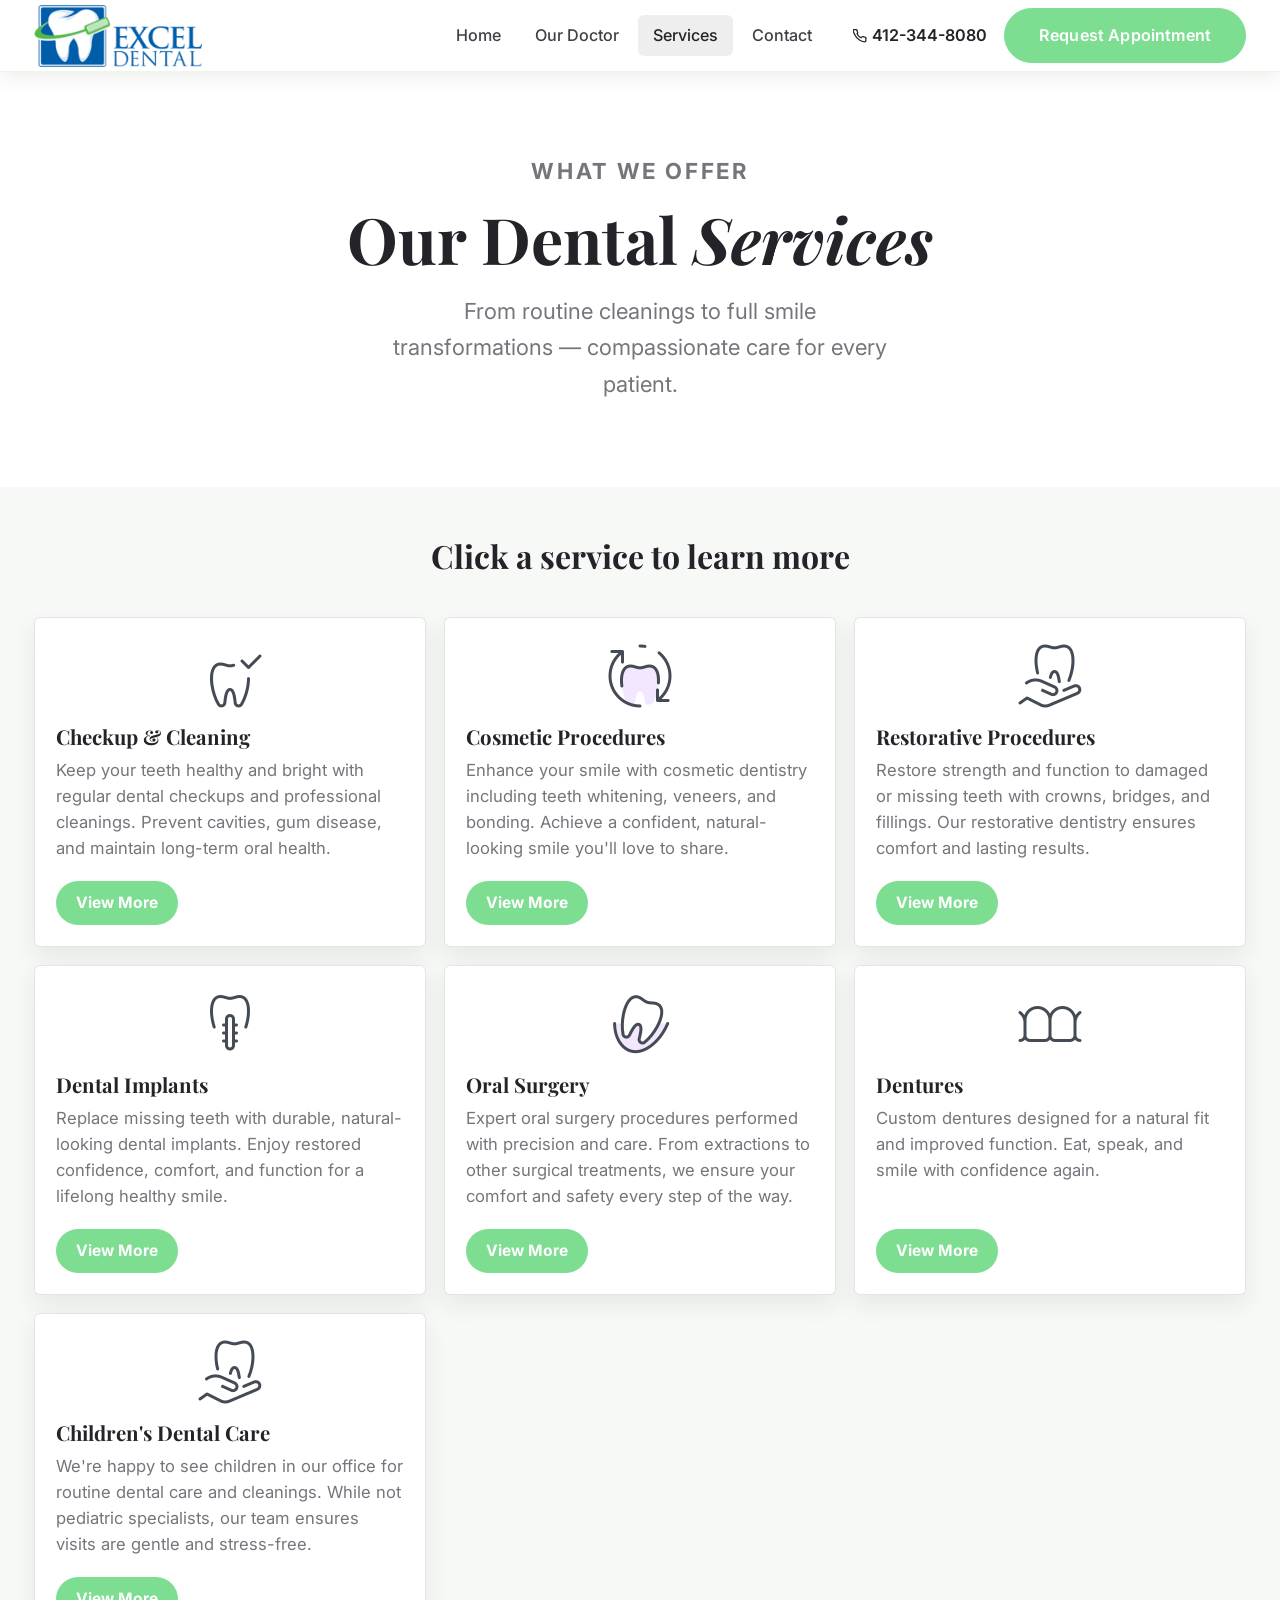
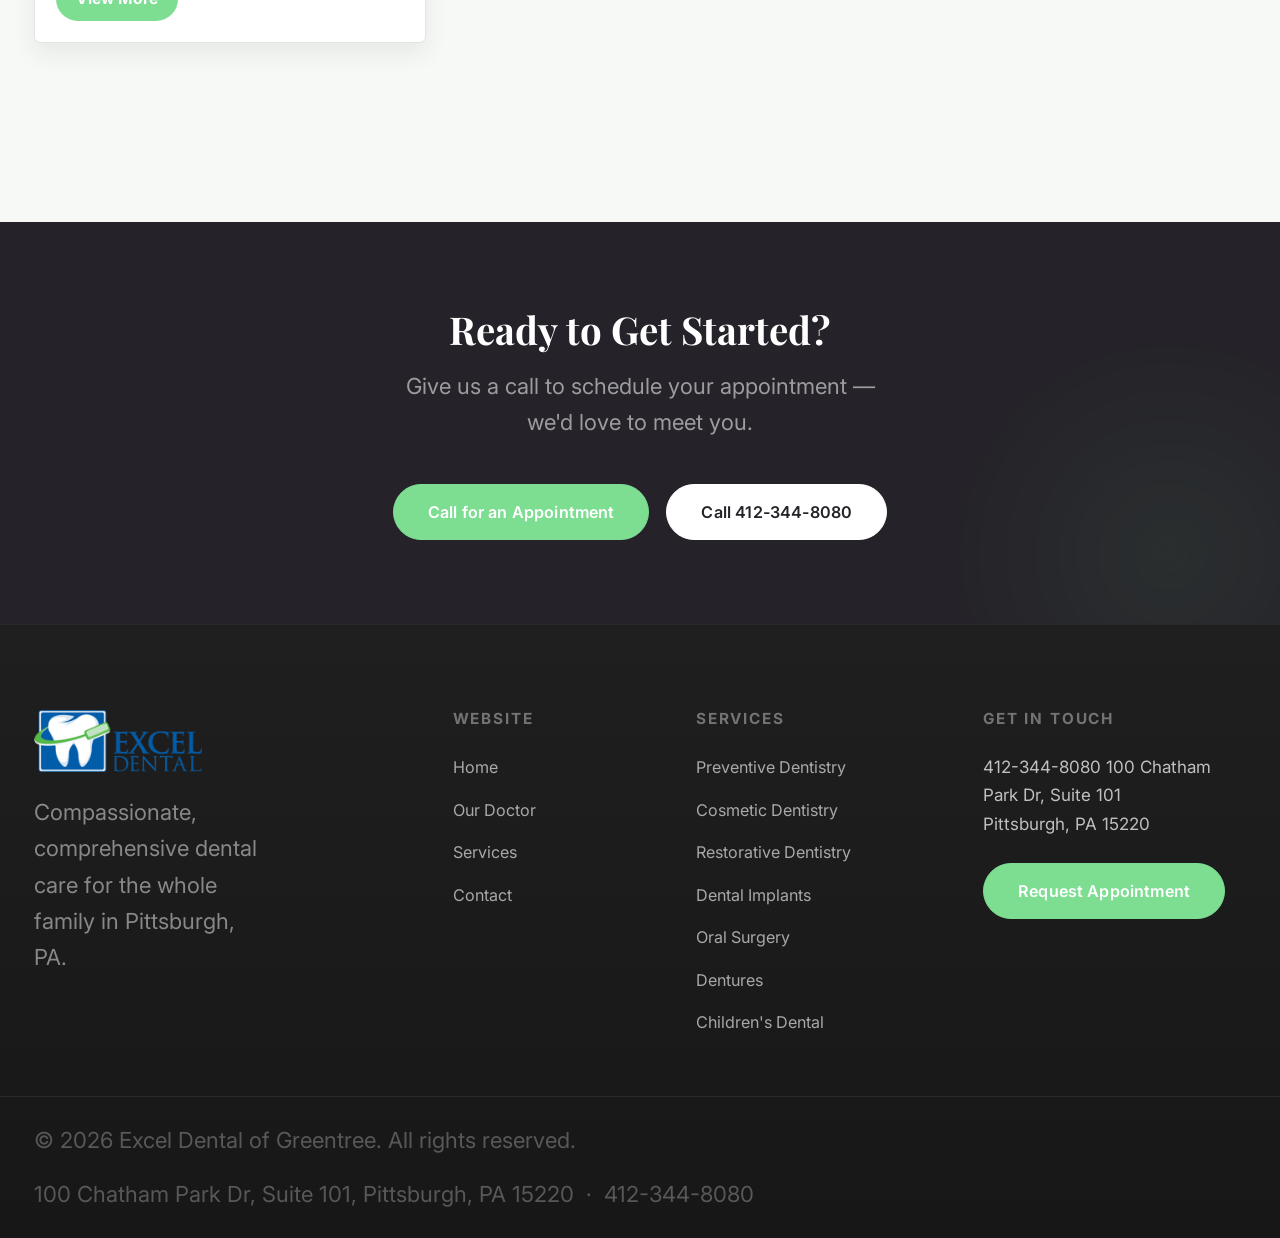
<file: services.html>
<!DOCTYPE html>
<html lang="en">
<head>
  <meta charset="UTF-8" />
  <meta name="viewport" content="width=device-width, initial-scale=1.0" />
  <title>Our Services | Excel Dental of Greentree</title>
  <meta name="description" content="Explore preventive, cosmetic, restorative, implant, oral surgery, denture, and children's dental care at Excel Dental of Greentree." />
  <link rel="canonical" href="https://www.exceldentalgreentree.com/services.html" />
  <meta property="og:type" content="website" />
  <meta property="og:site_name" content="Excel Dental of Greentree" />
  <meta property="og:title" content="Our Services | Excel Dental of Greentree" />
  <meta property="og:description" content="Explore preventive, cosmetic, restorative, implant, oral surgery, denture, and children's dental care at Excel Dental of Greentree." />
  <meta property="og:url" content="https://www.exceldentalgreentree.com/services.html" />
  <meta property="og:image" content="https://www.exceldentalgreentree.com/assets/images/wexford-hero-photo.jpg" />
  <meta name="twitter:card" content="summary_large_image" />
  <meta name="twitter:title" content="Our Services | Excel Dental of Greentree" />
  <meta name="twitter:description" content="Explore preventive, cosmetic, restorative, implant, oral surgery, denture, and children's dental care at Excel Dental of Greentree." />
  <meta name="twitter:image" content="https://www.exceldentalgreentree.com/assets/images/wexford-hero-photo.jpg" />
  <link rel="preconnect" href="https://fonts.googleapis.com" />
  <link rel="preconnect" href="https://fonts.gstatic.com" crossorigin />
  <link href="https://fonts.googleapis.com/css2?family=Playfair+Display:ital,wght@0,400;0,600;0,700;1,400;1,600&family=Inter:wght@300;400;500;600;700&display=swap" rel="stylesheet" />
  <link rel="stylesheet" href="css/style.css" />
  <link rel="icon" href="/favicon.svg" type="image/svg+xml" />
  <script type="application/ld+json">
  {
    "@context": "https://schema.org",
    "@type": "ItemList",
    "name": "Dental Services at Excel Dental of Greentree",
    "url": "https://www.exceldentalgreentree.com/services.html",
    "description": "Explore the full range of dental services offered at Excel Dental of Greentree in Pittsburgh, PA.",
    "itemListElement": [
      { "@type": "ListItem", "position": 1, "name": "Cleaning & Prevention", "url": "https://www.exceldentalgreentree.com/cleaning-and-prevention.html" },
      { "@type": "ListItem", "position": 2, "name": "Cosmetic Dentistry", "url": "https://www.exceldentalgreentree.com/cosmetic-dentistry.html" },
      { "@type": "ListItem", "position": 3, "name": "Dental Implants", "url": "https://www.exceldentalgreentree.com/dental-implants.html" },
      { "@type": "ListItem", "position": 5, "name": "Oral Surgery", "url": "https://www.exceldentalgreentree.com/oral-surgery.html" },
      { "@type": "ListItem", "position": 6, "name": "Restorative Dentistry", "url": "https://www.exceldentalgreentree.com/restorative-dentistry.html" },
      { "@type": "ListItem", "position": 7, "name": "Dentures", "url": "https://www.exceldentalgreentree.com/dentures.html" },
      { "@type": "ListItem", "position": 7, "name": "Children's Dental Care", "url": "https://www.exceldentalgreentree.com/pediatric-dentistry.html" }
    ]
  }
  </script>
</head>
<body>

  <!-- ===== NAVBAR ===== -->
  <header class="navbar" id="navbar">
    <div class="nav-inner">
      <a href="index.html" class="nav-logo" aria-label="Excel Dental of Greentree — home">
        <div class="nav-logo-icon">
          <svg viewBox="-32 0 512 512" xmlns="http://www.w3.org/2000/svg" aria-hidden="true" style="fill:#fff;">
            <path d="M443.98 96.25c-11.01-45.22-47.11-82.06-92.01-93.72-32.19-8.36-63 5.1-89.14 24.33-3.25 2.39-6.96 3.73-10.5 5.48l28.32 18.21c7.42 4.77 9.58 14.67 4.8 22.11-4.46 6.95-14.27 9.86-22.11 4.8L162.83 12.84c-20.7-10.85-43.38-16.4-66.81-10.31-44.9 11.67-81 48.5-92.01 93.72-10.13 41.62-.42 80.81 21.5 110.43 23.36 31.57 32.68 68.66 36.29 107.35 4.4 47.16 10.33 94.16 20.94 140.32l7.8 33.95c3.19 13.87 15.49 23.7 29.67 23.7 13.97 0 26.15-9.55 29.54-23.16l34.47-138.42c4.56-18.32 20.96-31.16 39.76-31.16s35.2 12.85 39.76 31.16l34.47 138.42c3.39 13.61 15.57 23.16 29.54 23.16 14.18 0 26.48-9.83 29.67-23.7l7.8-33.95c10.61-46.15 16.53-93.16 20.94-140.32 3.61-38.7 12.93-75.78 36.29-107.35 21.95-29.61 31.66-68.8 21.53-110.43z"/>
          </svg>
        </div>
        <div class="nav-logo-text">
          <span class="name">Excel Dental of Greentree</span>
          <span class="tagline">Pittsburgh, PA</span>
        </div>
      </a>
      <nav class="nav-menu" aria-label="Primary navigation">
        <a href="index.html">Home</a>
        <a href="about.html">Our Doctor</a>
        <a href="services.html" class="active">Services</a>
        <a href="contact.html">Contact</a>
      </nav>
      <div class="nav-actions">
        <a href="tel:4123448080" class="nav-phone">
          <svg width="14" height="14" viewBox="0 0 24 24" fill="none" stroke="currentColor" stroke-width="2.2" stroke-linecap="round" stroke-linejoin="round" aria-hidden="true"><path d="M22 16.92v3a2 2 0 01-2.18 2 19.79 19.79 0 01-8.63-3.07A19.5 19.5 0 013.06 9.81a19.79 19.79 0 01-3.07-8.67A2 2 0 012.18 1h3a2 2 0 012 1.72c.127.96.361 1.903.7 2.81a2 2 0 01-.45 2.11L6.91 8.16a16 16 0 006.93 6.93l1.52-1.52a2 2 0 012.11-.45c.907.339 1.85.573 2.81.7A2 2 0 0122 16.92z"/></svg>
          412-344-8080
        </a>
        <a href="https://appt.link/excel-dental-of-greentree-inc-b2nE1td5/in-person-meeting" class="btn btn-accent">Request Appointment</a>
      </div>
      <button class="nav-hamburger" id="navHamburger" aria-label="Toggle menu" aria-expanded="false">
        <span></span><span></span><span></span>
      </button>
    </div>
    <nav class="nav-mobile" aria-label="Mobile navigation">
      <a href="index.html">Home</a>
      <a href="about.html">Our Doctor</a>
      <a href="services.html">Services</a>
      <a href="contact.html">Contact</a>
      <div class="nav-mobile-cta">
        <a href="tel:4123448080" class="btn btn-outline">📞 412-344-8080</a>
        <a href="https://appt.link/excel-dental-of-greentree-inc-b2nE1td5/in-person-meeting" class="btn btn-accent">Request Appointment</a>
      </div>
    </nav>
  </header>

  <!-- ===== PAGE HEADER ===== -->
  <section class="page-header">
    <p class="tag">What We Offer</p>
    <h1>Our Dental <em>Services</em></h1>
    <p>From routine cleanings to full smile transformations — compassionate care for every patient.</p>
  </section>

  <!-- ===== SERVICES GRID ===== -->
  <section class="services" style="padding-top:3rem;" aria-labelledby="srv-grid-heading">
    <div class="services-intro fade-up" style="margin-bottom:2.5rem;">
      <h2 id="srv-grid-heading" style="font-size:clamp(1.5rem,2.5vw,2rem);">Click a service to learn more</h2>
    </div>

    <div class="services-grid">

      <article class="srv-card fade-up" aria-label="Checkup and Cleaning">
        <div class="srv-bg" style="background-image:url('assets/images/service-cleaning.png');"></div>
        <div class="srv-overlay"></div>
        <div class="srv-body">
          <h3>Checkup &amp; Cleaning</h3>
          <p class="srv-desc">Keep your teeth healthy and bright with regular dental checkups and professional cleanings. Prevent cavities, gum disease, and maintain long-term oral health.</p>
          <a href="cleaning-and-prevention.html" class="srv-link">View More</a>
        </div>
      </article>

      <article class="srv-card fade-up" aria-label="Cosmetic Procedures">
        <div class="srv-bg" style="background-image:url('assets/images/service-cosmetic.png');"></div>
        <div class="srv-overlay"></div>
        <div class="srv-body">
          <h3>Cosmetic Procedures</h3>
          <p class="srv-desc">Enhance your smile with cosmetic dentistry including teeth whitening, veneers, and bonding. Achieve a confident, natural-looking smile you'll love to share.</p>
          <a href="cosmetic-dentistry.html" class="srv-link">View More</a>
        </div>
      </article>

      <article class="srv-card fade-up" aria-label="Restorative Procedures">
        <div class="srv-bg" style="background-image:url('assets/images/service-restorative.png');"></div>
        <div class="srv-overlay"></div>
        <div class="srv-body">
          <h3>Restorative Procedures</h3>
          <p class="srv-desc">Restore strength and function to damaged or missing teeth with crowns, bridges, and fillings. Our restorative dentistry ensures comfort and lasting results.</p>
          <a href="restorative-dentistry.html" class="srv-link">View More</a>
        </div>
      </article>

      <article class="srv-card fade-up" aria-label="Dental Implants">
        <div class="srv-bg" style="background-image:url('assets/images/service-implants.png');"></div>
        <div class="srv-overlay"></div>
        <div class="srv-body">
          <h3>Dental Implants</h3>
          <p class="srv-desc">Replace missing teeth with durable, natural-looking dental implants. Enjoy restored confidence, comfort, and function for a lifelong healthy smile.</p>
          <a href="dental-implants.html" class="srv-link">View More</a>
        </div>
      </article>

      <article class="srv-card fade-up" aria-label="Oral Surgery">
        <div class="srv-bg" style="background-image:url('assets/images/service-oral-surgery.png');"></div>
        <div class="srv-overlay"></div>
        <div class="srv-body">
          <h3>Oral Surgery</h3>
          <p class="srv-desc">Expert oral surgery procedures performed with precision and care. From extractions to other surgical treatments, we ensure your comfort and safety every step of the way.</p>
          <a href="oral-surgery.html" class="srv-link">View More</a>
        </div>
      </article>

      <article class="srv-card fade-up" aria-label="Dentures">
        <div class="srv-bg" style="background-image:url('assets/images/service-dentures.png');"></div>
        <div class="srv-overlay"></div>
        <div class="srv-body">
          <h3>Dentures</h3>
          <p class="srv-desc">Custom dentures designed for a natural fit and improved function. Eat, speak, and smile with confidence again.</p>
          <a href="dentures.html" class="srv-link">View More</a>
        </div>
      </article>

      <article class="srv-card fade-up" aria-label="Children's Dental Care">
        <div class="srv-bg" style="background-image:url('assets/images/service-children.png');"></div>
        <div class="srv-overlay"></div>
        <div class="srv-body">
          <h3>Children's Dental Care</h3>
          <p class="srv-desc">We're happy to see children in our office for routine dental care and cleanings. While not pediatric specialists, our team ensures visits are gentle and stress-free.</p>
          <a href="pediatric-dentistry.html" class="srv-link">View More</a>
        </div>
      </article>

    </div><!-- /services-grid -->
  </section>

  <!-- ===== CTA BANNER ===== -->
  <section class="cta-banner" aria-labelledby="cta-heading">
    <h2 id="cta-heading" class="fade-up">Ready to Get Started?</h2>
    <p class="fade-up">Give us a call to schedule your appointment — we'd love to meet you.</p>
    <div class="cta-actions fade-up">
      <a href="tel:+14123448080" class="btn btn-accent">Call for an Appointment</a>
      <a href="tel:4123448080" class="btn btn-light">Call 412-344-8080</a>
    </div>
  </section>

  <!-- ===== FOOTER ===== -->
  <footer class="footer">
    <div class="footer-main">
      <div class="footer-brand">
        <div class="f-logo">
          <div class="f-logo-icon">
            <svg viewBox="-32 0 512 512" xmlns="http://www.w3.org/2000/svg" aria-hidden="true" style="fill:#2a2a2a;">
              <path d="M443.98 96.25c-11.01-45.22-47.11-82.06-92.01-93.72-32.19-8.36-63 5.1-89.14 24.33-3.25 2.39-6.96 3.73-10.5 5.48l28.32 18.21c7.42 4.77 9.58 14.67 4.8 22.11-4.46 6.95-14.27 9.86-22.11 4.8L162.83 12.84c-20.7-10.85-43.38-16.4-66.81-10.31-44.9 11.67-81 48.5-92.01 93.72-10.13 41.62-.42 80.81 21.5 110.43 23.36 31.57 32.68 68.66 36.29 107.35 4.4 47.16 10.33 94.16 20.94 140.32l7.8 33.95c3.19 13.87 15.49 23.7 29.67 23.7 13.97 0 26.15-9.55 29.54-23.16l34.47-138.42c4.56-18.32 20.96-31.16 39.76-31.16s35.2 12.85 39.76 31.16l34.47 138.42c3.39 13.61 15.57 23.16 29.54 23.16 14.18 0 26.48-9.83 29.67-23.7l7.8-33.95c10.61-46.15 16.53-93.16 20.94-140.32 3.61-38.7 12.93-75.78 36.29-107.35 21.95-29.61 31.66-68.8 21.53-110.43z"/>
            </svg>
          </div>
          <div class="f-logo-text"><span class="name">Excel Dental</span><span class="care">Care</span></div>
        </div>
        <p>Compassionate, comprehensive dental care for the whole family in Pittsburgh, PA.</p>
      </div>
      <div class="footer-col">
        <h4>Website</h4>
        <ul>
          <li><a href="index.html">Home</a></li>
          <li><a href="about.html">Our Doctor</a></li>
          <li><a href="services.html">Services</a></li>
          <li><a href="contact.html">Contact</a></li>
        </ul>
      </div>
      <div class="footer-col">
        <h4>Services</h4>
        <ul>
          <li><a href="cleaning-and-prevention.html">Preventive Dentistry</a></li>
          <li><a href="cosmetic-dentistry.html">Cosmetic Dentistry</a></li>
          <li><a href="restorative-dentistry.html">Restorative Dentistry</a></li>
          <li><a href="dental-implants.html">Dental Implants</a></li>
          <li><a href="oral-surgery.html">Oral Surgery</a></li>
          <li><a href="dentures.html">Dentures</a></li>
          <li><a href="pediatric-dentistry.html">Children's Dental</a></li>
        </ul>
      </div>
      <div class="footer-col">
        <h4>Get In Touch</h4>
        <div class="footer-contact-info">
          <a href="tel:4123448080">412-344-8080</a>
          <a href="https://maps.google.com/?q=100+Chatham+Park+Dr+Suite+101+Pittsburgh+PA+15220" target="_blank" rel="noopener">100 Chatham Park Dr, Suite 101<br>Pittsburgh, PA 15220</a>
        </div>
        <a href="https://appt.link/excel-dental-of-greentree-inc-b2nE1td5/in-person-meeting" class="btn btn-accent footer-appt-btn">Request Appointment</a>
      </div>
    </div>
    <div class="footer-bottom">
      <p>&copy; <span id="year"></span> Excel Dental of Greentree. All rights reserved.</p>
      <p>100 Chatham Park Dr, Suite 101, Pittsburgh, PA 15220 &nbsp;·&nbsp; 412-344-8080</p>
    </div>
  </footer>

  <script src="js/main.js"></script>
</body>
</html>
</file>
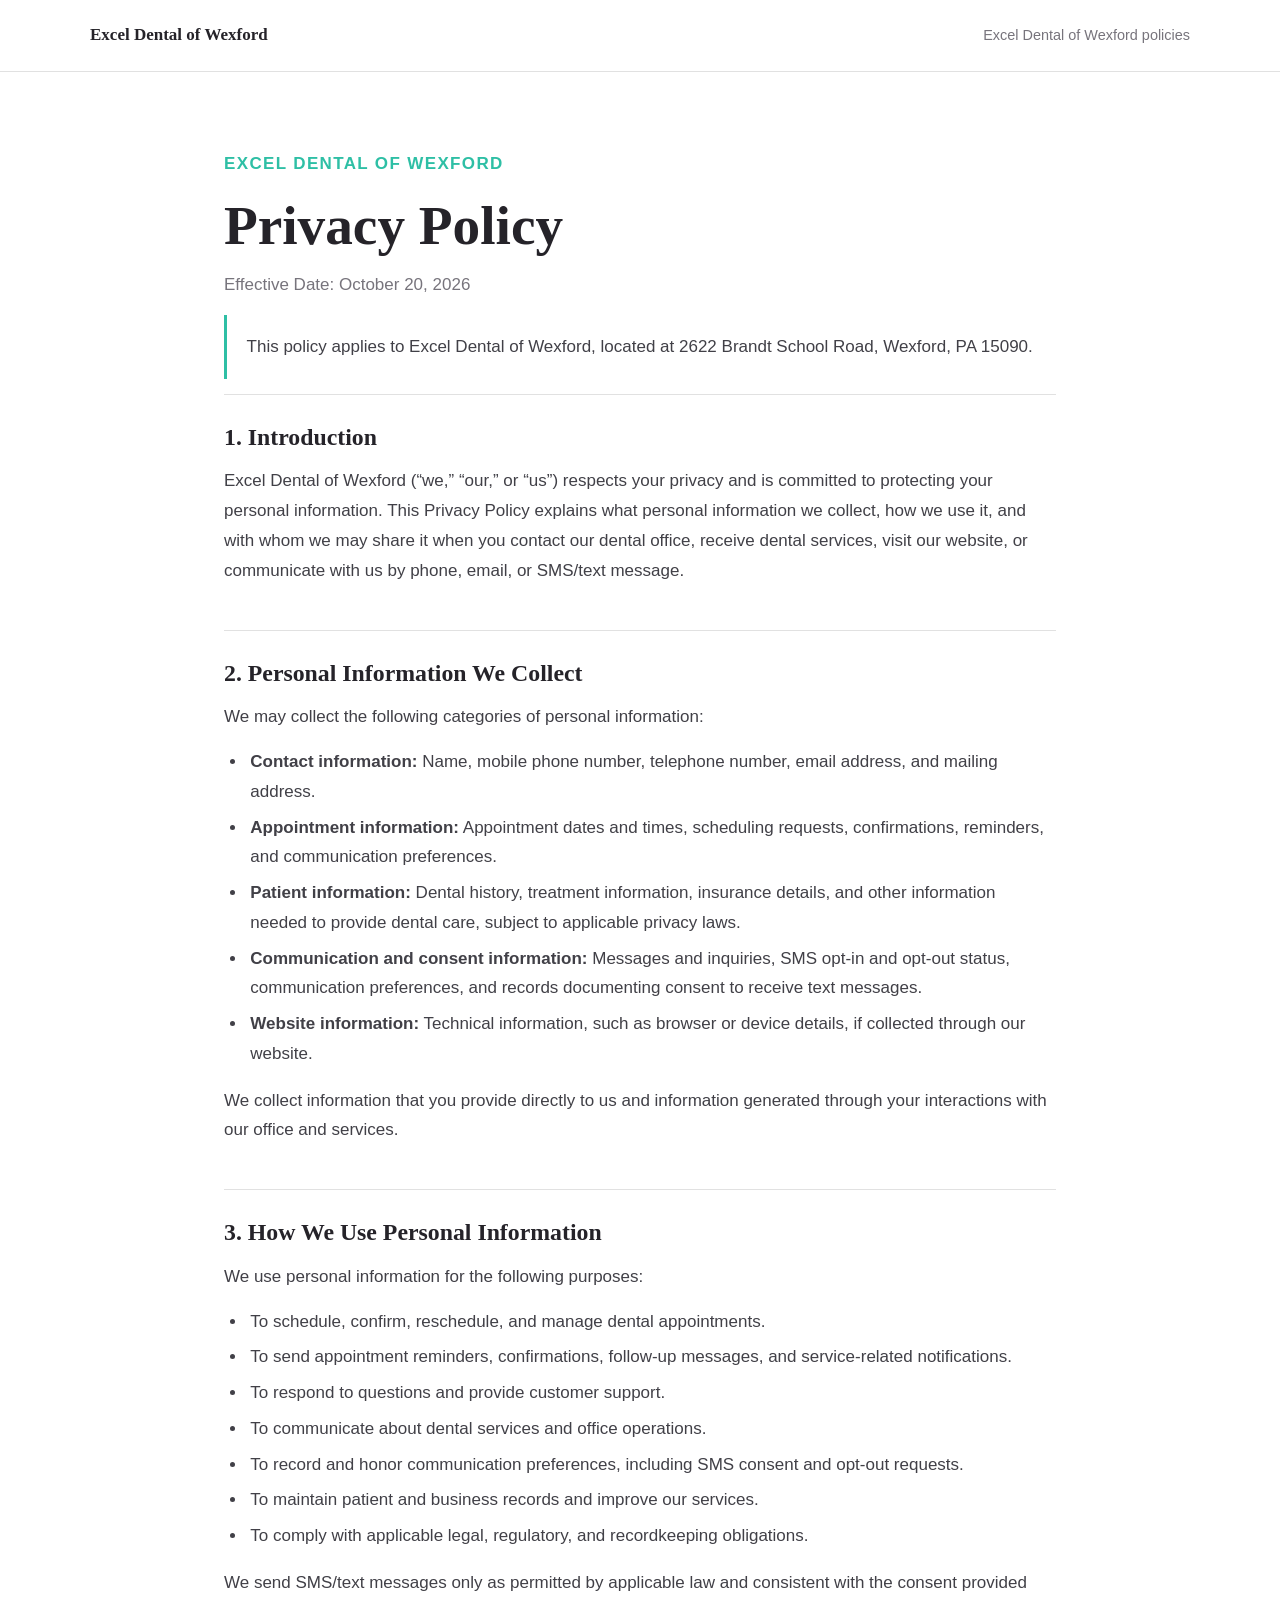
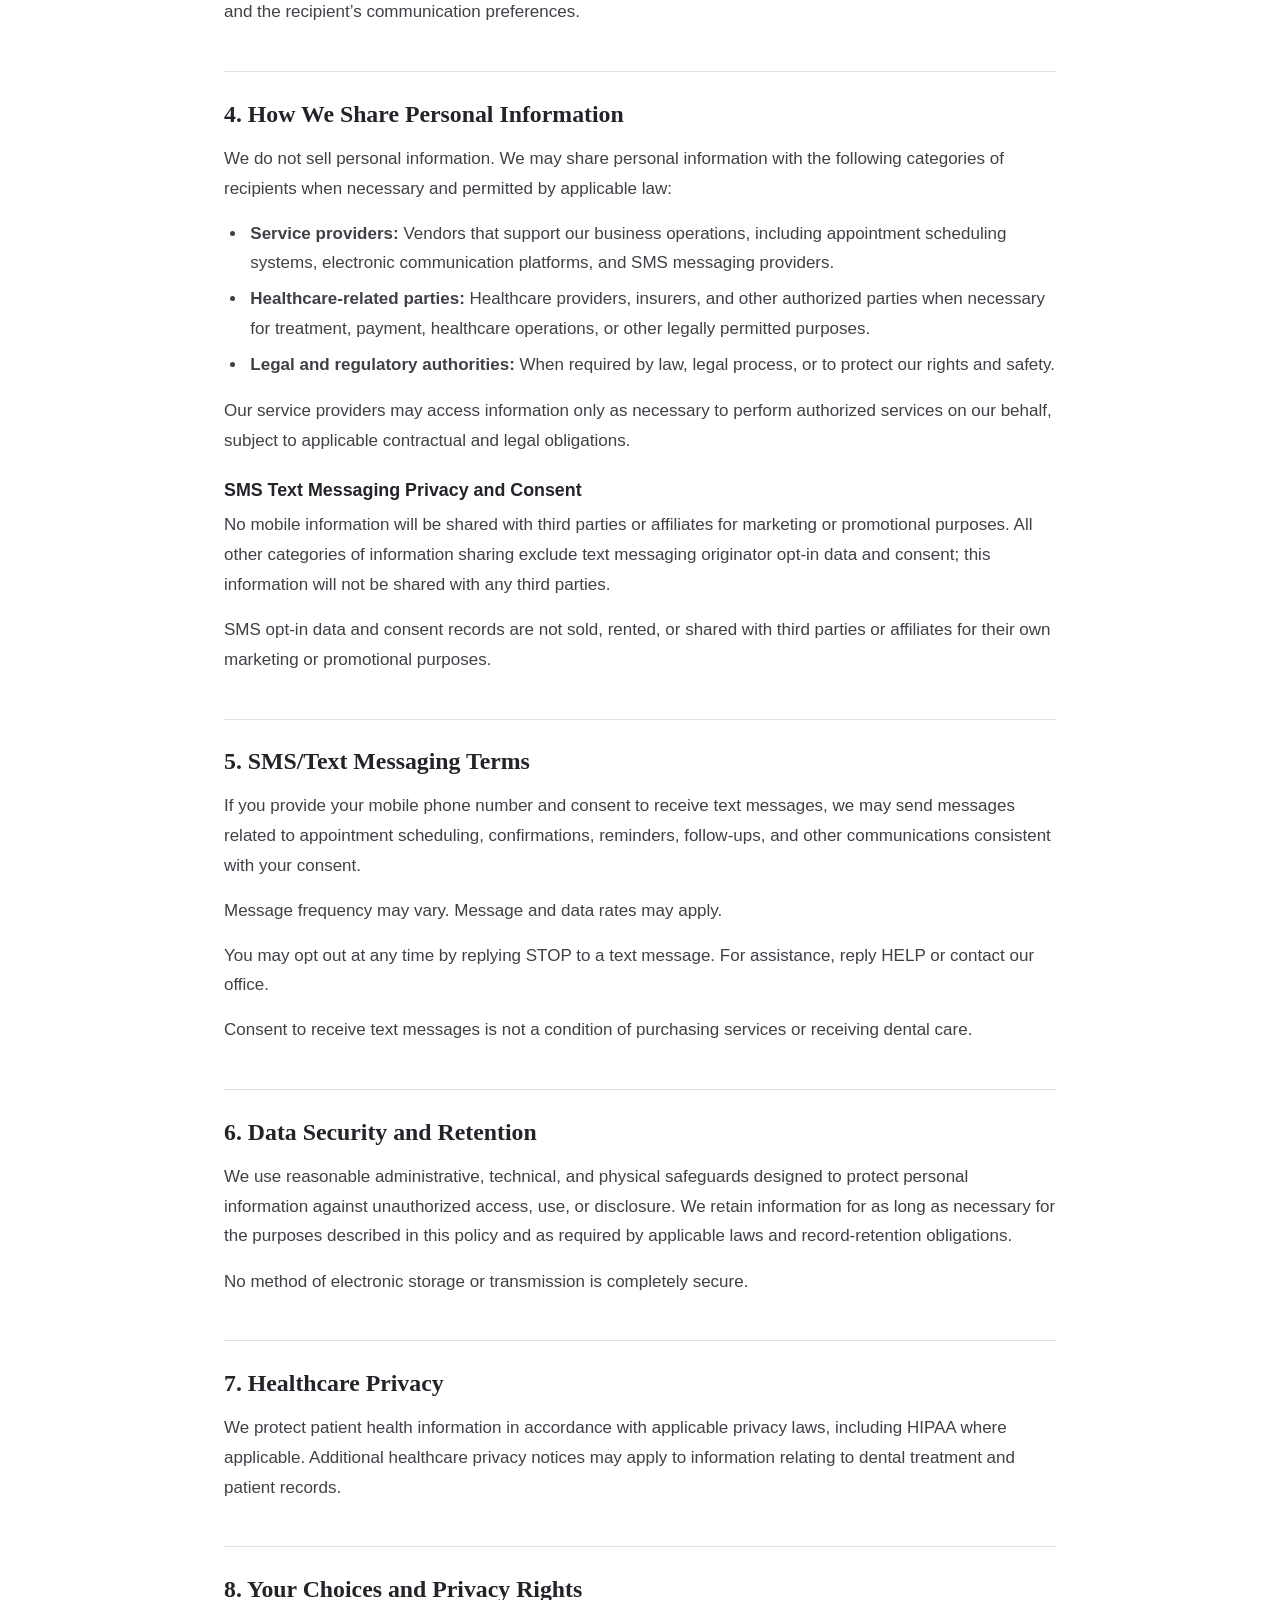
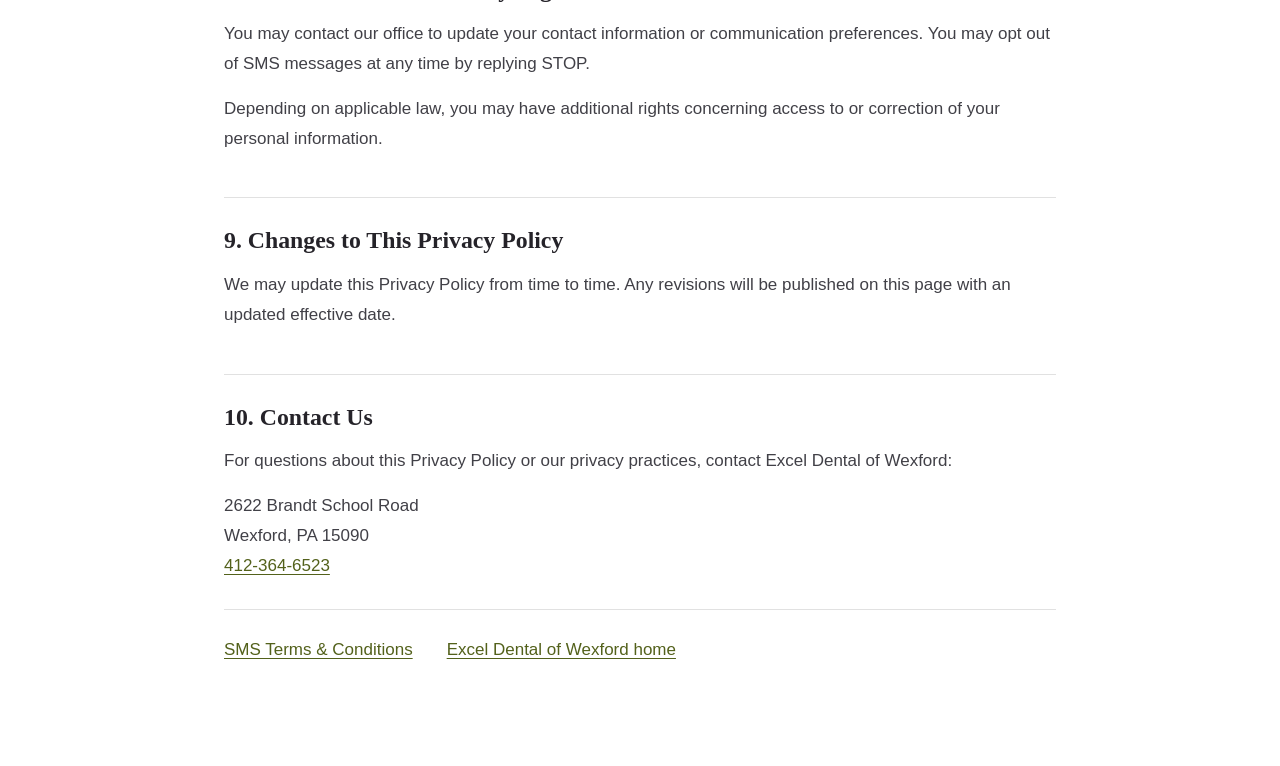
<file: wexford-privacy-policy.html>
<!DOCTYPE html>
<html lang="en">
<head>
  <meta charset="UTF-8" />
  <meta name="viewport" content="width=device-width, initial-scale=1.0" />
  <title>Privacy Policy | Excel Dental of Wexford</title>
  <meta name="description" content="Privacy policy for Excel Dental of Wexford, including information about personal data, communications, and SMS consent." />
  <link rel="canonical" href="https://www.exceldentalpc.com/wexford-privacy-policy.html" />
  <link rel="stylesheet" href="css/style.css" />
</head>
<body class="legal-page">
  <header class="legal-topbar">
    <a href="index.html">Excel Dental of Wexford</a>
    <span>Excel Dental of Wexford policies</span>
  </header>

  <main class="legal-document">
    <p class="legal-eyebrow">Excel Dental of Wexford</p>
    <h1>Privacy Policy</h1>
    <p class="legal-effective">Effective Date: October 20, 2026</p>
    <p class="legal-scope">This policy applies to Excel Dental of Wexford, located at 2622 Brandt School Road, Wexford, PA 15090.</p>

    <section>
      <h2>1. Introduction</h2>
      <p>Excel Dental of Wexford (“we,” “our,” or “us”) respects your privacy and is committed to protecting your personal information. This Privacy Policy explains what personal information we collect, how we use it, and with whom we may share it when you contact our dental office, receive dental services, visit our website, or communicate with us by phone, email, or SMS/text message.</p>
    </section>

    <section>
      <h2>2. Personal Information We Collect</h2>
      <p>We may collect the following categories of personal information:</p>
      <ul>
        <li><strong>Contact information:</strong> Name, mobile phone number, telephone number, email address, and mailing address.</li>
        <li><strong>Appointment information:</strong> Appointment dates and times, scheduling requests, confirmations, reminders, and communication preferences.</li>
        <li><strong>Patient information:</strong> Dental history, treatment information, insurance details, and other information needed to provide dental care, subject to applicable privacy laws.</li>
        <li><strong>Communication and consent information:</strong> Messages and inquiries, SMS opt-in and opt-out status, communication preferences, and records documenting consent to receive text messages.</li>
        <li><strong>Website information:</strong> Technical information, such as browser or device details, if collected through our website.</li>
      </ul>
      <p>We collect information that you provide directly to us and information generated through your interactions with our office and services.</p>
    </section>

    <section>
      <h2>3. How We Use Personal Information</h2>
      <p>We use personal information for the following purposes:</p>
      <ul>
        <li>To schedule, confirm, reschedule, and manage dental appointments.</li>
        <li>To send appointment reminders, confirmations, follow-up messages, and service-related notifications.</li>
        <li>To respond to questions and provide customer support.</li>
        <li>To communicate about dental services and office operations.</li>
        <li>To record and honor communication preferences, including SMS consent and opt-out requests.</li>
        <li>To maintain patient and business records and improve our services.</li>
        <li>To comply with applicable legal, regulatory, and recordkeeping obligations.</li>
      </ul>
      <p>We send SMS/text messages only as permitted by applicable law and consistent with the consent provided and the recipient’s communication preferences.</p>
    </section>

    <section>
      <h2>4. How We Share Personal Information</h2>
      <p>We do not sell personal information. We may share personal information with the following categories of recipients when necessary and permitted by applicable law:</p>
      <ul>
        <li><strong>Service providers:</strong> Vendors that support our business operations, including appointment scheduling systems, electronic communication platforms, and SMS messaging providers.</li>
        <li><strong>Healthcare-related parties:</strong> Healthcare providers, insurers, and other authorized parties when necessary for treatment, payment, healthcare operations, or other legally permitted purposes.</li>
        <li><strong>Legal and regulatory authorities:</strong> When required by law, legal process, or to protect our rights and safety.</li>
      </ul>
      <p>Our service providers may access information only as necessary to perform authorized services on our behalf, subject to applicable contractual and legal obligations.</p>

      <h3>SMS Text Messaging Privacy and Consent</h3>
      <p>No mobile information will be shared with third parties or affiliates for marketing or promotional purposes. All other categories of information sharing exclude text messaging originator opt-in data and consent; this information will not be shared with any third parties.</p>
      <p>SMS opt-in data and consent records are not sold, rented, or shared with third parties or affiliates for their own marketing or promotional purposes.</p>
    </section>

    <section>
      <h2>5. SMS/Text Messaging Terms</h2>
      <p>If you provide your mobile phone number and consent to receive text messages, we may send messages related to appointment scheduling, confirmations, reminders, follow-ups, and other communications consistent with your consent.</p>
      <p>Message frequency may vary. Message and data rates may apply.</p>
      <p>You may opt out at any time by replying STOP to a text message. For assistance, reply HELP or contact our office.</p>
      <p>Consent to receive text messages is not a condition of purchasing services or receiving dental care.</p>
    </section>

    <section>
      <h2>6. Data Security and Retention</h2>
      <p>We use reasonable administrative, technical, and physical safeguards designed to protect personal information against unauthorized access, use, or disclosure. We retain information for as long as necessary for the purposes described in this policy and as required by applicable laws and record-retention obligations.</p>
      <p>No method of electronic storage or transmission is completely secure.</p>
    </section>

    <section>
      <h2>7. Healthcare Privacy</h2>
      <p>We protect patient health information in accordance with applicable privacy laws, including HIPAA where applicable. Additional healthcare privacy notices may apply to information relating to dental treatment and patient records.</p>
    </section>

    <section>
      <h2>8. Your Choices and Privacy Rights</h2>
      <p>You may contact our office to update your contact information or communication preferences. You may opt out of SMS messages at any time by replying STOP.</p>
      <p>Depending on applicable law, you may have additional rights concerning access to or correction of your personal information.</p>
    </section>

    <section>
      <h2>9. Changes to This Privacy Policy</h2>
      <p>We may update this Privacy Policy from time to time. Any revisions will be published on this page with an updated effective date.</p>
    </section>

    <section>
      <h2>10. Contact Us</h2>
      <p>For questions about this Privacy Policy or our privacy practices, contact Excel Dental of Wexford:</p>
      <address>
        2622 Brandt School Road<br />
        Wexford, PA 15090<br />
        <a href="tel:+14123646523">412-364-6523</a>
      </address>
    </section>

    <nav class="legal-related" aria-label="Related policies">
      <a href="wexford-sms-terms.html">SMS Terms &amp; Conditions</a>
      <a href="index.html">Excel Dental of Wexford home</a>
    </nav>
  </main>
</body>
</html>
</file>
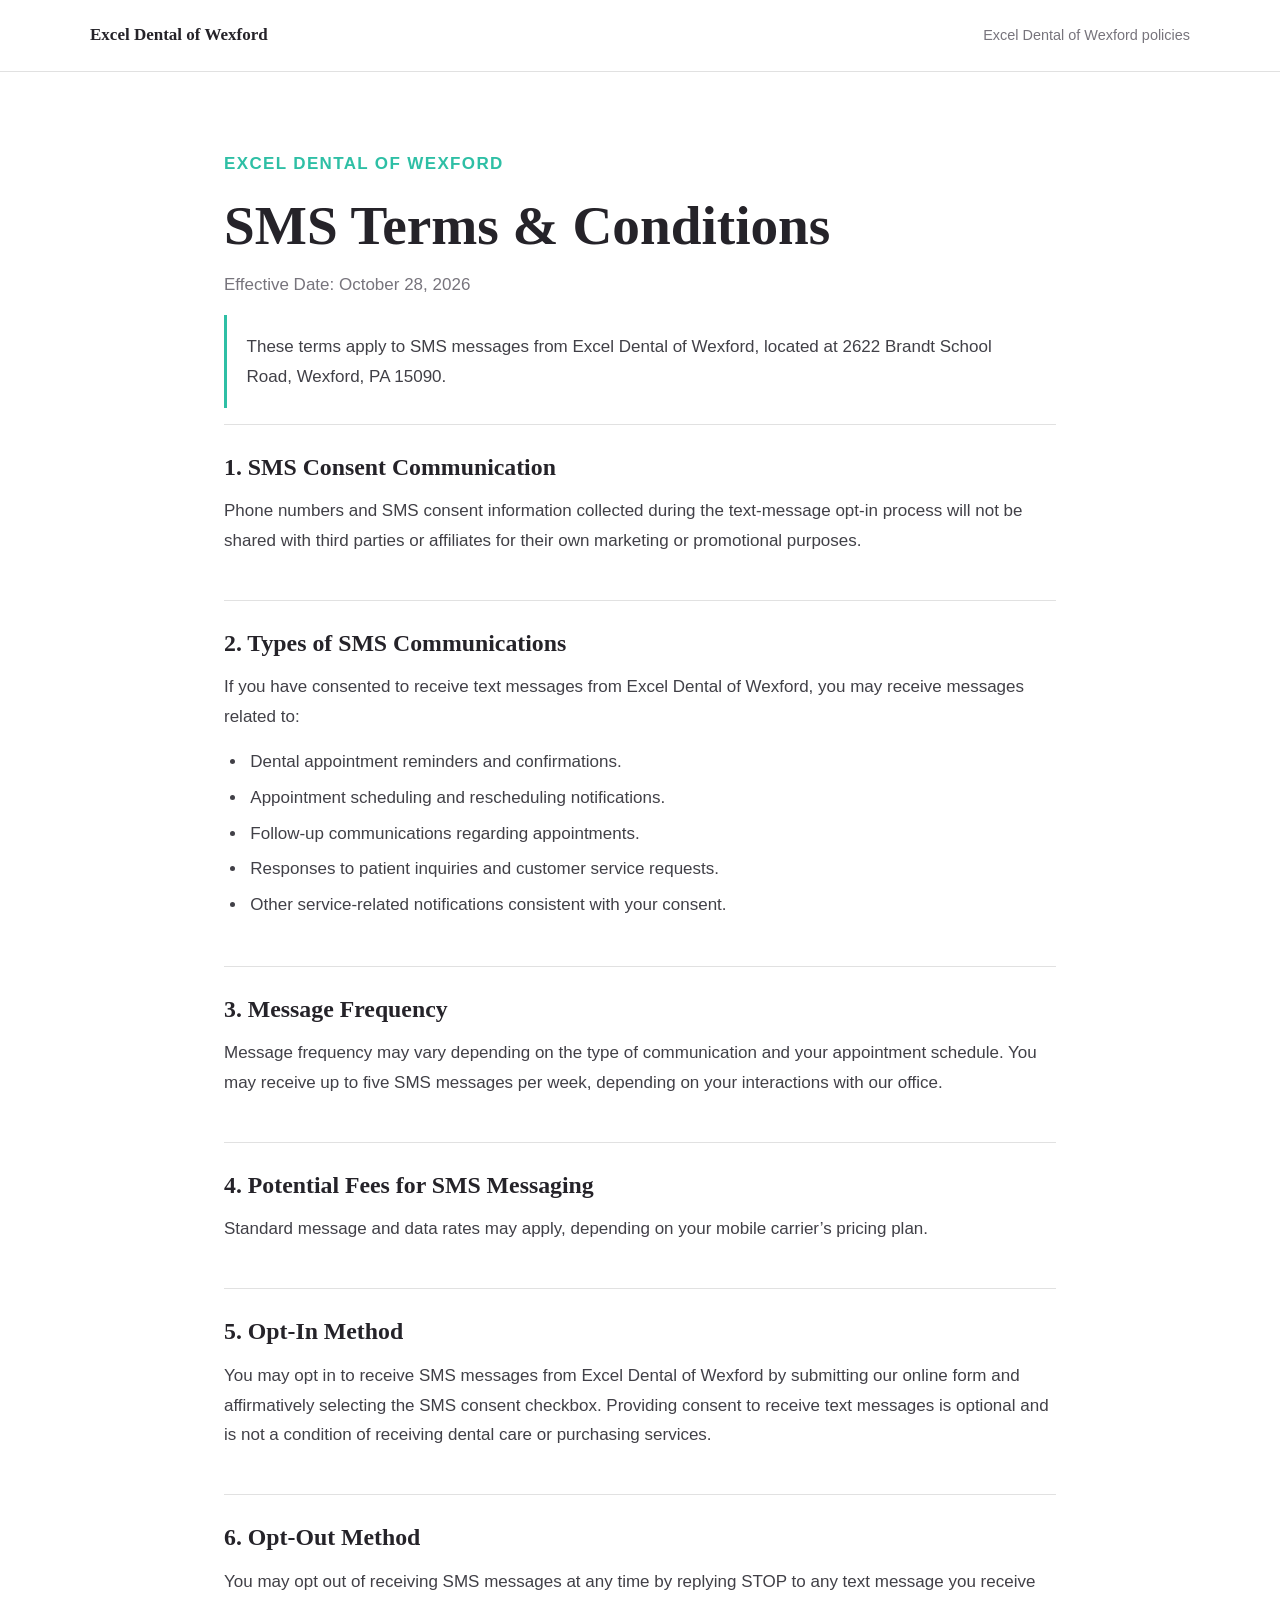
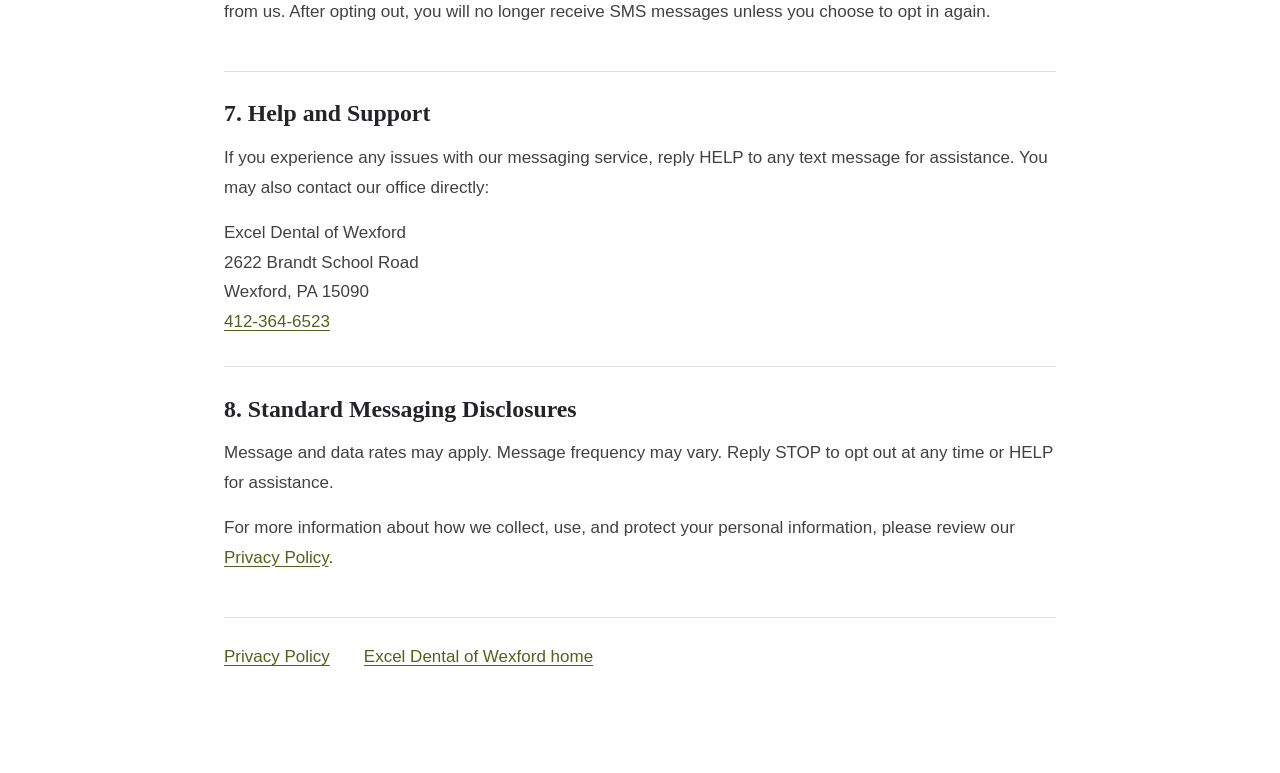
<file: wexford-sms-terms.html>
<!DOCTYPE html>
<html lang="en">
<head>
  <meta charset="UTF-8" />
  <meta name="viewport" content="width=device-width, initial-scale=1.0" />
  <title>SMS Terms &amp; Conditions | Excel Dental of Wexford</title>
  <meta name="description" content="SMS messaging terms and conditions for Excel Dental of Wexford, including consent, message frequency, fees, opt-out, and support." />
  <link rel="canonical" href="https://www.exceldentalpc.com/wexford-sms-terms.html" />
  <link rel="stylesheet" href="css/style.css" />
</head>
<body class="legal-page">
  <header class="legal-topbar">
    <a href="index.html">Excel Dental of Wexford</a>
    <span>Excel Dental of Wexford policies</span>
  </header>

  <main class="legal-document">
    <p class="legal-eyebrow">Excel Dental of Wexford</p>
    <h1>SMS Terms &amp; Conditions</h1>
    <p class="legal-effective">Effective Date: October 28, 2026</p>
    <p class="legal-scope">These terms apply to SMS messages from Excel Dental of Wexford, located at 2622 Brandt School Road, Wexford, PA 15090.</p>

    <section>
      <h2>1. SMS Consent Communication</h2>
      <p>Phone numbers and SMS consent information collected during the text-message opt-in process will not be shared with third parties or affiliates for their own marketing or promotional purposes.</p>
    </section>

    <section>
      <h2>2. Types of SMS Communications</h2>
      <p>If you have consented to receive text messages from Excel Dental of Wexford, you may receive messages related to:</p>
      <ul>
        <li>Dental appointment reminders and confirmations.</li>
        <li>Appointment scheduling and rescheduling notifications.</li>
        <li>Follow-up communications regarding appointments.</li>
        <li>Responses to patient inquiries and customer service requests.</li>
        <li>Other service-related notifications consistent with your consent.</li>
      </ul>
    </section>

    <section>
      <h2>3. Message Frequency</h2>
      <p>Message frequency may vary depending on the type of communication and your appointment schedule. You may receive up to five SMS messages per week, depending on your interactions with our office.</p>
    </section>

    <section>
      <h2>4. Potential Fees for SMS Messaging</h2>
      <p>Standard message and data rates may apply, depending on your mobile carrier’s pricing plan.</p>
    </section>

    <section>
      <h2>5. Opt-In Method</h2>
      <p>You may opt in to receive SMS messages from Excel Dental of Wexford by submitting our online form and affirmatively selecting the SMS consent checkbox. Providing consent to receive text messages is optional and is not a condition of receiving dental care or purchasing services.</p>
    </section>

    <section>
      <h2>6. Opt-Out Method</h2>
      <p>You may opt out of receiving SMS messages at any time by replying STOP to any text message you receive from us. After opting out, you will no longer receive SMS messages unless you choose to opt in again.</p>
    </section>

    <section>
      <h2>7. Help and Support</h2>
      <p>If you experience any issues with our messaging service, reply HELP to any text message for assistance. You may also contact our office directly:</p>
      <address>
        Excel Dental of Wexford<br />
        2622 Brandt School Road<br />
        Wexford, PA 15090<br />
        <a href="tel:+14123646523">412-364-6523</a>
      </address>
    </section>

    <section>
      <h2>8. Standard Messaging Disclosures</h2>
      <p>Message and data rates may apply. Message frequency may vary. Reply STOP to opt out at any time or HELP for assistance.</p>
      <p>For more information about how we collect, use, and protect your personal information, please review our <a href="wexford-privacy-policy.html">Privacy Policy</a>.</p>
    </section>

    <nav class="legal-related" aria-label="Related policies">
      <a href="wexford-privacy-policy.html">Privacy Policy</a>
      <a href="index.html">Excel Dental of Wexford home</a>
    </nav>
  </main>
</body>
</html>
</file>
<file: css/style.css>
/* ===================================================
   Excel Dental of Wexford — Main Stylesheet
   =================================================== */

/* === CSS VARIABLES === */
:root {
  --primary:       #7DDE92;
  --primary-dark:  #2EBFA5;
  --primary-light: #F8FFE5;
  --accent-purple: #4E4187;
  --accent-blue:   #3083DC;
  --bg:            #f5f5f6;
  --bg-light:      #ffffff;
  --bg-about:      #F8FFE5;
  --surface:       #ffffff;
  --surface-alt:   #f8f5f6;
  --dark:          #252329;
  --text:          #414047;
  --muted:         #77747c;
  --white:         #fff;
  --border:        rgba(42,42,42,.14);
  --line-soft:     rgba(42,42,42,.09);
  --shadow-sm:     0 2px 8px rgba(0,0,0,.08);
  --shadow:        0 4px 20px rgba(0,0,0,.12);
  --shadow-lg:     0 14px 44px rgba(0,0,0,.18);
  --shadow-xl:     0 22px 64px rgba(16, 24, 8, .24);
  --radius:        20px;
  --radius-sm:     10px;
  --radius-xs:     6px;
  --ease:          cubic-bezier(.4,0,.2,1);
  --t:             all .3s var(--ease);
  --font-h:        'Playfair Display', Georgia, serif;
  --font-b:        'Inter', -apple-system, BlinkMacSystemFont, sans-serif;
}

/* === RESET === */
*, *::before, *::after { box-sizing: border-box; margin: 0; padding: 0; }
html  {
  scroll-behavior: smooth;
  font-size: 17px;
}
body  {
  font-family: var(--font-b);
  font-size: 1rem;
  line-height: 1.65;
  color: var(--text);
  background: #f7f9f7;
  overflow-x: hidden;
  -webkit-font-smoothing: antialiased;
  -webkit-tap-highlight-color: transparent;
}
img  { max-width: 100%; height: auto; display: block; }
a    { text-decoration: none; color: inherit; }
ul   { list-style: none; }
p { font-size: 1.3rem !important; }
h1,h2,h3,h4,h5 { font-family: var(--font-h); font-weight: 700; line-height: 1.15; color: var(--dark); }

/* === UTILITIES === */
.container { max-width: 1280px; margin: 0 auto; padding: 0 2rem; }

/* === BUTTONS === */
.btn {
  display: inline-flex;
  align-items: center;
  justify-content: center;
  gap: .45rem;
  padding: .8rem 2rem;
  border-radius: 100px;
  font-family: var(--font-b);
  font-size: .95rem;
  font-weight: 600;
  letter-spacing: .01em;
  cursor: pointer;
  transition: var(--t);
  border: 1.5px solid transparent;
  white-space: nowrap;
  touch-action: manipulation;
}
.btn-dark    { background: var(--dark);  color: var(--white); border-color: var(--dark); }
.btn-dark:hover  { background: #3a3a3a; transform: translateY(-2px); box-shadow: var(--shadow); }
.btn-outline { background: transparent; color: var(--dark);  border-color: var(--dark); }
.btn-outline:hover { background: var(--dark); color: var(--white); transform: translateY(-2px); box-shadow: var(--shadow); }
.btn-light   { background: var(--white); color: var(--dark);  border-color: var(--white); }
.btn-light:hover { background: var(--bg-light); transform: translateY(-2px); box-shadow: var(--shadow); }
.btn-accent  { background: var(--primary); color: var(--white); border-color: var(--primary); }
.btn-accent:hover { background: var(--primary-dark); border-color: var(--primary-dark); transform: translateY(-2px); }

/* =====================================================
   NAVBAR
   ===================================================== */
.navbar {
  position: fixed;
  top: 0; left: 0; right: 0;
  z-index: 100;
  height: 72px;
  background: rgba(255,255,255,.96);
  backdrop-filter: blur(16px);
  -webkit-backdrop-filter: blur(16px);
  border-bottom: 1px solid rgba(125,222,146,.18);
  box-shadow: 0 6px 20px rgba(36, 45, 18, .08);
  transition: var(--t);
}
.navbar.scrolled { background: rgba(255,255,255,.99); box-shadow: var(--shadow-sm); }

.nav-inner {
  max-width: 1280px;
  margin: 0 auto;
  padding: 0 2rem;
  height: 100%;
  display: flex;
  align-items: center;
  gap: 1.5rem;
}

/* Logo */
.nav-logo { display: flex; align-items: center; gap: .6rem; flex-shrink: 0; }
.nav-logo-icon {
  width: 38px; height: 38px;
  background: var(--dark);
  border-radius: 10px;
  display: flex; align-items: center; justify-content: center;
}
.nav-logo-icon { display: none; }
.nav-logo::before {
  content: '';
  display: block;
  width: 168px;
  height: 62px;
  flex: 0 0 auto;
  background: url('../assets/images/excel-dental-wexford-logo.png') center / contain no-repeat;
}
.nav-logo-text { display: none; }
.nav-logo-icon svg { width: 20px; height: 20px; }
.nav-logo-text .name {
  display: block;
  font-family: var(--font-h);
  font-size: 1rem; font-weight: 700;
  color: var(--dark); line-height: 1.1;
  white-space: nowrap;
}
.nav-logo-text .tagline {
  display: block;
  font-size: .9rem;
  text-transform: uppercase;
  letter-spacing: .14em;
  color: var(--muted); line-height: 1;
}

/* Nav menu */
.nav-menu { display: flex; align-items: center; gap: .2rem; margin-left: auto; }
.nav-menu a {
  padding: .45rem .9rem;
  border-radius: var(--radius-xs);
  font-size: .95rem; font-weight: 500;
  color: var(--text);
  transition: var(--t);
}
.nav-menu a:hover,
.nav-menu a.active { background: rgba(42,42,42,.08); color: var(--dark); }
.nav-menu a { touch-action: manipulation; }

/* Nav actions */
.nav-actions { display: flex; align-items: center; gap: 1rem; flex-shrink: 0; }
.nav-phone {
  font-size: .95rem; font-weight: 600;
  color: var(--dark);
  display: flex; align-items: center; gap: .3rem;
}
.nav-phone:hover { text-decoration: underline; }

/* Hamburger */
.nav-hamburger {
  display: none;
  background: none; border: none; cursor: pointer;
  padding: .5rem;
  margin-left: auto;
  flex-direction: column; gap: 5px;
}
.nav-hamburger span {
  display: block; width: 22px; height: 2px;
  background: var(--dark); border-radius: 2px;
  transition: var(--t);
}

/* Mobile drawer */
.nav-mobile {
  display: none;
  position: fixed;
  top: 72px; left: 0; right: 0;
  background: var(--bg-light);
  border-bottom: 1px solid var(--border);
  padding: 1.25rem 2rem 1.5rem;
  flex-direction: column;
  gap: .3rem;
  z-index: 99;
  box-shadow: var(--shadow);
}
.nav-mobile.open { display: flex; }
.nav-mobile a {
  padding: .7rem 1rem;
  border-radius: var(--radius-xs);
  font-size: .95rem; font-weight: 500;
  color: var(--text); transition: var(--t);
  touch-action: manipulation;
}
.nav-mobile a:hover { background: rgba(42,42,42,.06); }
.nav-mobile a.btn-dark,
.nav-mobile a.btn-dark:hover { color: var(--white); }
.nav-mobile-cta {
  margin-top: 1rem;
  padding-top: 1rem;
  border-top: 1px solid var(--border);
  display: flex; flex-direction: column; gap: .6rem;
}

/* =====================================================
   HERO
   ===================================================== */
.hero {
  display: grid;
  grid-template-columns: repeat(2, minmax(0, 1fr));
  min-height: 0;
  padding-top: 72px;
  align-items: stretch;
  background:
    linear-gradient(140deg, #ffffff 0%, #f0ffe8 55%, #e8fff8 100%);
}
.hero-left {
  display: flex;
  align-items: center;
  padding: 5rem 3rem 5rem;
  padding-left: max(3rem, calc((100vw - 1280px) / 2 + 2rem));
}
.hero-text { max-width: 500px; }
.hero-chip {
  display: inline-flex; align-items: center; gap: .4rem;
  background: rgba(125,222,146,.12);
  color: var(--dark);
  padding: .35rem 1rem;
  border-radius: 100px;
  font-size: .92rem; font-weight: 700;
  text-transform: uppercase; letter-spacing: .1em;
  margin-bottom: 1.75rem;
}
.hero-h1 { font-size: clamp(2.8rem,5vw,4.5rem); color: var(--dark); margin-bottom: .5rem; }
.hero-h1 em { font-style: italic; font-weight: 400; }
.hero-tagline {
  font-family: var(--font-h);
  font-size: clamp(1rem,1.8vw,1.25rem) !important;
  font-style: italic; font-weight: 400;
  color: var(--muted); margin-bottom: 1rem;
}
.hero-desc { font-size: .98rem !important; color: var(--muted); margin-bottom: 2rem; max-width: 380px; line-height: 1.65; }
.hero-actions { display: flex; gap: .85rem; flex-wrap: wrap; }

.hero-right { position: relative; min-width: 0; overflow: hidden; }
.hero-right::after {
  content: '';
  position: absolute;
  inset: 0;
  background: linear-gradient(180deg, rgba(0,0,0,.06) 0%, rgba(0,0,0,.22) 100%);
  pointer-events: none;
}
.hero-right img {
  width: 100%;
  height: 100%;
  object-fit: cover;
  object-position: center;
  transform: none;
  filter: saturate(1.08) contrast(1.02);
}

/* =====================================================
   TRUST STRIP
   ===================================================== */
.trust-strip {
  background:
    radial-gradient(circle at 20% 25%, rgba(255,255,255,.2) 0%, rgba(255,255,255,0) 52%),
    linear-gradient(135deg, #7DDE92 0%, #2EBFA5 100%);
  padding: 1.25rem 2rem;
}

.trust-inner {
  max-width: 1200px;
  margin: 0 auto;
  display: grid;
  grid-template-columns: repeat(3, 1fr);
  gap: 1rem;
}

.trust-item {
  border: 1px solid rgba(42,42,42,.16);
  border-radius: var(--radius-sm);
  background: rgba(255,255,255,.25);
  padding: 1.1rem 1.15rem;
  box-shadow: 0 10px 22px rgba(34,42,14,.15), inset 0 1px 0 rgba(255,255,255,.4);
}

.trust-item h2 {
  font-size: clamp(1.2rem, 2vw, 1.5rem);
  margin-bottom: .3rem;
}

.trust-item p {
  font-size: .92rem;
  color: rgba(42,42,42,.9);
  line-height: 1.55;
}

/* =====================================================
   ABOUT
   ===================================================== */
.about { display: grid; grid-template-columns: repeat(2, minmax(0, 1fr)); min-height: 580px; overflow-x: clip; }
.about-left { min-width: 0; overflow: hidden; background: #e8fff8; }
.about-left img { display: block; width: 100%; height: 100%; min-height: 100%; object-fit: cover; object-position: 62% center; transition: transform .7s ease; }
.about-left:hover img { transform: scale(1.04); }

.about-right {
  background: linear-gradient(170deg, #f0ffe8 0%, #ffffff 100%);
  display: flex; flex-direction: column; justify-content: center;
  padding: 5rem 3rem;
  padding-right: max(3rem, calc((100vw - 1280px) / 2 + 2rem));
  box-shadow: inset 0 1px 0 rgba(255,255,255,.65), inset 22px 0 36px rgba(125,222,146,.07);
}
.about-right h2 { font-size: clamp(1.75rem,3vw,2.6rem); margin-bottom: 1.5rem; max-width: 440px; }
.about-right p { font-size: .96rem; color: var(--dark); line-height: 1.8; max-width: 480px; margin-bottom: 2.5rem; opacity: .88; }

/* =====================================================
   WHY CHOOSE US
   ===================================================== */
.why-us {
  padding: 6rem 1erem;
  background:
    radial-gradient(circle at 85% 18%, rgba(125,222,146,.1) 0%, rgba(125,222,146,0) 42%),
    var(--bg-light);
}

.eyebrow {
  display: inline-block;
  font-size: .85rem;
  font-weight: 700;
  letter-spacing: .12em;
  text-transform: uppercase;
  color: var(--muted);
  margin-bottom: .7rem;
}

.why-us-intro {
  max-width: 640px;
  margin: 0 auto 3.5rem;
  text-align: center;
}

.why-us-intro h2 {
  font-size: clamp(1.9rem, 3vw, 2.8rem);
  margin-bottom: .75rem;
}

.why-us-sub {
  font-size: 1.05rem !important;
  color: var(--muted);
  line-height: 1.6;
}

.why-us-grid {
  max-width: 1280px;
  margin: 0 auto;
  display: grid;
  grid-template-columns: repeat(3, 1fr);
  gap: 1.5rem;
}

.why-card {
  display: flex;
  flex-direction: column;
  gap: 1rem;
  padding: 2.25rem 2rem;
  background: var(--surface);
  border-radius: var(--radius);
  border: 1px solid var(--border);
  transition: var(--t);
}

.why-card:hover {
  transform: translateY(-3px);
  box-shadow: var(--shadow);
}

.why-card-icon {
  width: 44px;
  height: 44px;
  display: flex;
  align-items: center;
  justify-content: center;
  background: rgba(125,222,146,.12);
  border-radius: 12px;
  flex-shrink: 0;
}

.why-card-icon svg {
  width: 22px;
  height: 22px;
  stroke: var(--dark);
}

.why-card h3 {
  font-size: 1.35rem;
  line-height: 1.3;
  color: var(--dark);
}

.why-card p {
  font-size: 1.08rem !important;
  line-height: 1.75;
  color: var(--muted);
  margin: 0;
}

/* =====================================================
   SERVICES
   ===================================================== */
.services { padding: 7rem 2rem; }
/* Services page uses the same section inside its own wrapper */
.services-page-wrap .services { padding: 3rem 2rem 6rem; }
.services-intro { text-align: center; max-width: 560px; margin: 0 auto 4rem; }
.services-intro h2 { font-size: clamp(2rem,3.5vw,3rem); margin-bottom: 1rem; }
.services-intro p { color: var(--muted); font-size: 1.05rem; }

/* Flex-expand card grid (matches original WordPress design) */
.services-grid {
  display: grid;
  grid-template-columns: repeat(3, minmax(0, 1fr));
  gap: 18px;
  max-width: 1280px; margin: 0 auto 3.5rem;
}

.srv-card {
  display: flex;
  flex-direction: column;
  min-width: 0;
  min-height: 330px;
  border-radius: 6px; overflow: hidden;
  text-decoration: none;
  background-color: #ffffff;
  border: 1px solid rgba(37,35,41,.12);
  box-shadow: 0 10px 24px rgba(37,35,41,.08);
  transition: transform .25s ease, box-shadow .25s ease;
}
.srv-card:hover { box-shadow: 0 14px 28px rgba(37,35,41,.12); }

.srv-bg {
  position: relative;
  inset: auto;
  width: 64px;
  height: 64px;
  flex: 0 0 64px;
  margin: 1.5rem auto 0;
  background-size: contain; background-position: center; background-repeat: no-repeat;
  transition: transform .25s ease;
  opacity: 1;
}
.srv-card:hover .srv-bg { transform: scale(1.04); }

/* overlay not needed — gradient is on .srv-body */
.srv-overlay { display: none; }

.srv-body {
  position: relative;
  flex: 1;
  padding: 1rem 1.25rem 1.25rem;
  display: flex; flex-direction: column;
}
.srv-body h3 {
  color: var(--dark); font-size: 1.2rem; font-weight: 700;
  margin: 0; line-height: 1.2;
}
.srv-desc {
  color: var(--muted); font-size: .98rem !important; line-height: 1.55;
  margin: .55rem 0 1rem;
  max-height: none; overflow: visible; opacity: 1;
}
.srv-card:hover .srv-desc { opacity: 1; }

.srv-link {
  display: inline-block;
  padding: 9px 20px;
  background: var(--primary);
  color: var(--white);
  border-radius: 100px;
  font-size: .92rem; font-weight: 700;
  align-self: flex-start;
  opacity: 1; transform: none; margin-top: auto;
  transition: opacity .4s .08s cubic-bezier(.4,0,.2,1), transform .4s .08s cubic-bezier(.4,0,.2,1), background .25s ease;
}
.srv-link:hover { background: var(--primary-dark); }
.srv-card:hover .srv-link { opacity: 1; transform: none; margin-top: auto; }

.services-footer { text-align: center; }

/* =====================================================
   CARE OPTIONS
   ===================================================== */
.care-options {
  padding: 5.5rem 2rem;
  background:
    linear-gradient(180deg, #ffffff 0%, #f0ffe8 100%);
}

.care-options-inner {
  max-width: 1160px;
  margin: 0 auto;
  display: grid;
  grid-template-columns: 1.15fr .85fr;
  gap: 1.3rem;
}

.care-options-main,
.virtual-consult {
  border: 1px solid var(--border);
  border-radius: var(--radius);
  background: var(--white);
  padding: 2.1rem 2rem;
  box-shadow: 0 18px 38px rgba(40, 36, 26, .14);
}

.care-options-main h2 {
  font-size: clamp(1.8rem, 2.7vw, 2.5rem);
  margin-bottom: .9rem;
}

.care-options-main > p {
  color: var(--text);
  line-height: 1.7;
  margin-bottom: 1.1rem;
}

.care-options-main ul {
  margin: 0 0 1.5rem;
  padding: 0;
  display: flex;
  flex-direction: column;
  gap: .5rem;
}

.care-options-main li {
  display: flex;
  align-items: flex-start;
  gap: .55rem;
  font-size: .97rem;
  color: var(--text);
}

.care-options-main li::before {
  content: '';
  width: 7px;
  height: 7px;
  border-radius: 50%;
  margin-top: .52rem;
  background: var(--primary-dark);
  flex-shrink: 0;
}

.care-options-actions {
  display: flex;
  gap: .8rem;
  flex-wrap: wrap;
}

.virtual-consult {
  background: linear-gradient(165deg, #202020 0%, #2d2d2d 100%);
  color: var(--white);
  border-color: rgba(255,255,255,.08);
  box-shadow: var(--shadow-xl);
}

.virtual-consult h3 {
  color: var(--white);
  font-size: 1.55rem;
  margin-bottom: .65rem;
}

.virtual-consult p {
  color: rgba(255,255,255,.75);
  font-size: .95rem;
  line-height: 1.62;
  margin-bottom: 1rem;
}

.virtual-consult ol {
  margin: 0 0 1.4rem 1.2rem;
  color: rgba(255,255,255,.9);
  display: flex;
  flex-direction: column;
  gap: .6rem;
}

.virtual-consult ol li {
  line-height: 1.55;
  font-size: .95rem;
}

/* =====================================================
   TESTIMONIALS
   ===================================================== */
.testimonials {
  background:
    radial-gradient(circle at 15% 18%, rgba(125,222,146,.12) 0%, rgba(125,222,146,0) 34%),
    linear-gradient(150deg, #1f1f1f 0%, #252525 60%, #1c1c1c 100%);
  padding: 6rem 2rem;
  position: relative;
  overflow: hidden;
}

.testimonials::before {
  content: '';
  position: absolute;
  inset: 0;
  background-image: radial-gradient(rgba(255,255,255,.08) .7px, transparent .7px);
  background-size: 9px 9px;
  opacity: .18;
  pointer-events: none;
}
.testimonials-header { text-align: center; margin-bottom: 3.5rem; }
.testimonials-header h2 { color: var(--white); font-size: clamp(1.75rem,3vw,2.5rem); margin-bottom: .75rem; }
.testimonials-header p  { color: rgba(255,255,255,.45); font-size: 1rem; }

.testimonials-grid {
  display: grid; grid-template-columns: repeat(3,1fr);
  gap: 1.5rem; max-width: 1100px; margin: 0 auto;
}
.t-card {
  background: linear-gradient(180deg, rgba(255,255,255,.10) 0%, rgba(255,255,255,.03) 100%);
  border: 1px solid rgba(255,255,255,.16);
  border-radius: var(--radius); padding: 2rem;
  backdrop-filter: blur(2px);
  box-shadow: 0 16px 28px rgba(0,0,0,.24), inset 0 1px 0 rgba(255,255,255,.13);
  transition: var(--t);
}
.t-card:hover { background: rgba(255,255,255,.13); transform: translateY(-5px); }
.t-stars { color: var(--primary); font-size: .95rem; letter-spacing: 2px; margin-bottom: 1.25rem; }
.t-text  { color: rgba(255,255,255,.8); font-size: .92rem; line-height: 1.7; font-style: italic; margin-bottom: 1.5rem; }
.t-author { display: flex; align-items: center; gap: .75rem; }
.t-avatar {
  width: 42px; height: 42px; border-radius: 50%;
  background: var(--primary);
  display: flex; align-items: center; justify-content: center;
  font-weight: 700; font-size: .9rem; color: var(--dark); flex-shrink: 0;
}
.t-name { font-size: .9rem; font-weight: 600; color: var(--white); }
.t-loc  { font-size: .9rem; color: rgba(255,255,255,.4); }

/* =====================================================
   LOCATION
   ===================================================== */
.location {
  display: grid;
  grid-template-columns: 1fr 1fr;
  min-height: 560px;
  background: linear-gradient(180deg, #ffffff 0%, #f0ffe8 100%);
}
.location-map { overflow: hidden; }
.location-map iframe {
  width: 100%;
  height: 100%;
  min-height: 460px;
  border: none;
  box-shadow: inset 0 0 0 1px rgba(0,0,0,.06);
}

.location-info {
  display: flex; flex-direction: column; justify-content: center;
  padding: 5rem 3rem;
  padding-right: max(3rem, calc((100vw - 1280px) / 2 + 2rem));
  background: linear-gradient(180deg, rgba(255,255,255,.45) 0%, rgba(255,255,255,.16) 100%);
}
.location-info h2 { font-size: clamp(1.75rem,3vw,2.75rem); margin-bottom: 2.5rem; max-width: 360px; }
.location-info h2 em { font-style: italic; font-weight: 400; }

.info-blocks { display: flex; flex-direction: column; gap: 2rem; margin-bottom: 2.5rem; }
.info-block  { display: flex; gap: 1.1rem; align-items: flex-start; }
.info-icon   {
  width: 40px; height: 40px; flex-shrink: 0;
  background: rgba(125,222,146,.12);
  border-radius: var(--radius-sm);
  display: flex; align-items: center; justify-content: center;
}
.info-icon svg { width: 18px; height: 18px; fill: none; stroke: var(--dark); stroke-width: 2; stroke-linecap: round; stroke-linejoin: round; }
.info-label { font-size: .9rem; font-weight: 700; text-transform: uppercase; letter-spacing: .06em; color: var(--muted); margin-bottom: .35rem; }
.info-value { font-size: 1rem; color: var(--text); line-height: 1.6; }
.info-value a { color: var(--dark); font-weight: 600; }
.info-value a:hover { text-decoration: underline; }

.home-location .location-info {
  min-width: 0;
  padding-top: 4.5rem;
  padding-bottom: 4.5rem;
}
.home-location { grid-template-columns: repeat(2, minmax(0, 1fr)); overflow-x: clip; }
.home-location .location-map { min-width: 0; }
.home-location .eyebrow { color: var(--primary-dark); }
.home-location .location-info h2 { margin-bottom: 1.6rem; max-width: 480px; }
.visit-address { margin-bottom: 1.5rem; }
.visit-address address { font-size: 1.05rem; font-style: normal; line-height: 1.55; }
.visit-address address a { font-weight: 600; }
.visit-phone { display: inline-block; margin-top: .45rem; color: var(--primary-dark); font-weight: 700; }
.visit-hours { max-width: 520px; margin-bottom: 1.5rem; }
.visit-hours h3 { font-family: var(--font-b); font-size: 1rem; margin-bottom: .6rem; }
.visit-hours table { width: 100%; table-layout: fixed; border-collapse: collapse; background: rgba(255,255,255,.78); }
.visit-hours th,
.visit-hours td { padding: .48rem .7rem; border: 1px solid rgba(37,35,41,.12); text-align: left; font-size: .9rem; line-height: 1.35; }
.visit-hours th { width: 42%; font-weight: 600; }
.visit-hours tr:nth-child(even) { background: rgba(125,222,146,.045); }
.visit-appointment { align-self: flex-start; }
.home-location .location-map { min-height: 100%; }
.home-location .location-map iframe { display: block; min-height: 100%; }

/* =====================================================
   FOOTER
   ===================================================== */
.footer {
  background: linear-gradient(180deg, #1f1f1f 0%, #171717 100%);
  color: rgba(255,255,255,.72);
  border-top: 1px solid rgba(255,255,255,.08);
}
.footer-main {
  display: grid; grid-template-columns: 2fr 1fr 1.25fr 1.5fr;
  gap: 4rem; max-width: 1280px; margin: 0 auto;
  padding: 5rem 2rem 3.5rem;
}

/* Footer brand */
.footer-brand .f-logo { display: flex; align-items: center; gap: .6rem; margin-bottom: 1.25rem; }
.footer-brand .f-logo-icon {
  width: 38px; height: 38px; background: var(--primary); border-radius: 9px;
  display: flex; align-items: center; justify-content: center;
}
.footer-brand .f-logo-icon { display: none; }
.footer-brand .f-logo-text { display: none; }
.footer-brand .f-logo::before {
  content: '';
  display: block;
  width: 168px;
  height: 62px;
  flex: 0 0 auto;
  background: url('../assets/images/excel-dental-wexford-logo.png') center / contain no-repeat;
}
.footer-brand .f-logo-icon svg { width: 20px; height: 20px; }
.f-logo-text .name  { display: block; font-family: var(--font-h); font-size: 1rem; font-weight: 700; color: var(--white); line-height: 1.1; }
.f-logo-text .care  { display: block; font-size: .9rem; text-transform: uppercase; letter-spacing: .08em; color: rgba(255,255,255,.35); }
.footer-brand > p   { font-size: .95rem; line-height: 1.65; max-width: 230px; color: rgba(255,255,255,.48); margin-bottom: 1.75rem; }

.footer-social { display: flex; gap: .5rem; }
.footer-social a {
  width: 34px; height: 34px; border-radius: 8px;
  background: rgba(255,255,255,.08);
  display: flex; align-items: center; justify-content: center;
  transition: var(--t);
}
.footer-social a:hover { background: rgba(255,255,255,.16); }
.footer-social svg { width: 16px; height: 16px; fill: rgba(255,255,255,.6); }

/* Footer cols */
.footer-col h4 {
  font-family: var(--font-b); font-size: .9rem; font-weight: 700;
  text-transform: uppercase; letter-spacing: .12em;
  color: rgba(255,255,255,.38); margin-bottom: 1.5rem;
}
.footer-col ul { display: flex; flex-direction: column; gap: .85rem; }
.footer-col ul a { font-size: .95rem; color: rgba(255,255,255,.62); transition: var(--t); line-height: 1.5; }
.footer-col ul a:hover { color: var(--white); }
.footer-appt-btn { display: inline-flex; margin-top: 1.5rem; }

.footer-bottom {
  border-top: 1px solid rgba(255,255,255,.07);
  padding: 1.5rem 2rem;
  max-width: 1280px; margin: 0 auto;
  display: flex; justify-content: space-between; align-items: center; gap: 1rem; flex-wrap: wrap;
}
.footer-bottom p { font-size: .9rem; color: rgba(255,255,255,.28); }

/* =====================================================
   PAGE HEADER (inner pages)
   ===================================================== */
.page-header {
  background: var(--bg-light);
  padding: 9rem 2rem 5rem;
  text-align: center;
}
.page-header .tag {
  display: inline-block;
  font-size: .9rem; font-weight: 700;
  text-transform: uppercase; letter-spacing: .12em;
  color: var(--muted); margin-bottom: .75rem;
}
.page-header h1 { font-size: clamp(2.5rem,5vw,4rem); margin-bottom: 1rem; }
.page-header p  { font-size: 1.1rem; color: var(--muted); max-width: 500px; margin: 0 auto; }

.sleep-content {
  max-width: 900px;
  margin: 0 auto;
  padding: 4rem 2rem 6rem;
}
.sleep-content p,
.sleep-content li { font-size: 1rem !important; line-height: 1.75; }
.sleep-intro { padding-bottom: 2rem; }
.sleep-content h2 { font-size: clamp(1.5rem, 3vw, 2rem); margin-bottom: .9rem; }
.sleep-content h3 { font-family: var(--font-b); font-size: 1rem; margin: 1.3rem 0 .6rem; }
.sleep-section { padding: 1.8rem 0; border-top: 1px solid var(--border); }
.sleep-content ul,
.sleep-content ol { margin: .5rem 0 0 1.25rem; list-style: disc; }
.sleep-content ol { list-style: decimal; }
.sleep-content li { padding-left: .2rem; margin: .35rem 0; }
.sleep-cta { margin-top: 1.5rem; padding: 2rem; background: #f0fff8; border-left: 4px solid var(--primary); }
.sleep-cta .cta-actions { display: flex; flex-wrap: wrap; gap: .75rem; margin-top: 1rem; }

@media (max-width: 600px) {
  .sleep-content { padding: 3rem 1.25rem 4rem; }
  .sleep-cta { padding: 1.4rem; }
}

/* =====================================================
   WEXFORD POLICY DOCUMENTS
   ===================================================== */
.legal-page {
  min-height: 100vh;
  background: var(--bg-light);
}
.legal-topbar {
  min-height: 72px;
  padding: 1rem max(2rem, calc((100vw - 1100px) / 2));
  display: flex;
  justify-content: space-between;
  align-items: center;
  gap: 1rem;
  background: var(--surface);
  border-bottom: 1px solid var(--border);
}
.legal-topbar a { font-family: var(--font-h); font-weight: 700; color: var(--dark); }
.legal-topbar span { color: var(--muted); font-size: .85rem; }
.legal-document {
  max-width: 900px;
  margin: 0 auto;
  padding: 4.5rem 2rem 6rem;
  color: var(--text);
}
.legal-eyebrow {
  color: var(--primary-dark);
  font-size: .8rem !important;
  font-weight: 700;
  letter-spacing: .08em;
  text-transform: uppercase;
  margin-bottom: .65rem;
}
.legal-document h1 { font-size: clamp(2.2rem, 5vw, 3.25rem); margin-bottom: .75rem; }
.legal-effective { color: var(--muted); font-size: .95rem !important; margin-bottom: 1.5rem; }
.legal-scope {
  padding: 1rem 1.15rem;
  border-left: 3px solid var(--primary-dark);
  background: rgba(255,255,255,.55);
  font-size: .95rem !important;
  margin-bottom: 2.5rem;
}
.legal-document section { padding: 1.7rem 0; border-top: 1px solid var(--border); }
.legal-document h2 { font-size: 1.4rem; margin-bottom: .9rem; }
.legal-document h3 { font-family: var(--font-b); font-size: 1.05rem; margin: 1.4rem 0 .6rem; }
.legal-document p,
.legal-document li,
.legal-document address {
  font-size: 1rem !important;
  line-height: 1.75;
}
.legal-document p { margin: 0 0 .9rem; }
.legal-document ul { list-style: disc; margin: .4rem 0 1rem 1.35rem; }
.legal-document li { padding-left: .2rem; margin: .35rem 0; }
.legal-document address { font-style: normal; }
.legal-document a { color: #53611b; text-decoration: underline; text-underline-offset: .15em; }
.legal-document a:hover { color: var(--dark); }
.legal-related { display: flex; flex-wrap: wrap; gap: 1rem 2rem; padding-top: 1.5rem; border-top: 1px solid var(--border); }

@media (max-width: 600px) {
  .legal-topbar { align-items: flex-start; flex-direction: column; padding: 1rem 1.25rem; }
  .legal-document { padding: 3rem 1.25rem 4rem; }
}

/* =====================================================
   ABOUT PAGE
   ===================================================== */
.about-story { padding: 6rem 2rem; background: var(--bg-light); overflow-x: clip; }
.about-story-inner {
  max-width: 1100px; margin: 0 auto;
  display: grid; grid-template-columns: 1fr 1fr; gap: 5rem; align-items: center;
}
.about-story-text h2 { font-size: clamp(1.75rem,3vw,2.5rem); margin-bottom: 1.5rem; }
.about-story-text p  { color: var(--text); line-height: 1.8; margin-bottom: 1.25rem; }
.about-story-img { border-radius: var(--radius); overflow: hidden; }
.about-story-img img { width: 100%; aspect-ratio: 3 / 4; object-fit: cover; object-position: center 24%; }

.values-section { padding: 6rem 2rem; }
.values-header  { text-align: center; max-width: 560px; margin: 0 auto 3rem; }
.values-header h2 { font-size: clamp(2rem,3vw,2.75rem); margin-bottom: 1rem; }
.values-header p  { color: var(--muted); }

.values-grid {
  display: grid; grid-template-columns: repeat(3,1fr);
  gap: 1.75rem; max-width: 1100px; margin: 0 auto;
}
.value-card {
  background: linear-gradient(180deg, #ffffff 0%, #f0ffe8 100%);
  border-radius: var(--radius);
  padding: 2.5rem 2rem;
  border: 1px solid var(--line-soft);
  box-shadow: 0 14px 28px rgba(46,42,32,.11);
}
.value-icon {
  width: 52px; height: 52px;
  background: rgba(125,222,146,.12);
  border-radius: 14px;
  display: flex; align-items: center; justify-content: center;
  margin-bottom: 1.25rem;
}
.value-icon svg { width: 26px; height: 26px; fill: none; stroke: var(--dark); stroke-width: 2; stroke-linecap: round; stroke-linejoin: round; }
.value-card h3 { font-size: 1.15rem; margin-bottom: .75rem; }
.value-card p  { font-size: .9rem; color: var(--muted); line-height: 1.65; }

.team-section { padding: 6rem 2rem; background: var(--bg-light); }
.team-header   { text-align: center; max-width: 560px; margin: 0 auto 3.5rem; }
.team-header h2 { font-size: clamp(2rem,3vw,2.75rem); margin-bottom: 1rem; }
.team-grid {
  display: grid; grid-template-columns: repeat(3,1fr);
  gap: 2rem; max-width: 1100px; margin: 0 auto;
}
.team-card { text-align: center; }
.team-photo {
  border-radius: var(--radius); overflow: hidden;
  aspect-ratio: 3/4; margin-bottom: 1.25rem;
}
.team-photo img { width: 100%; height: 100%; object-fit: cover; }
.team-card h3   { font-size: 1.15rem; margin-bottom: .35rem; }
.team-card .role { font-size: .95rem; color: var(--muted); }

/* =====================================================
   TEAM PROFILES PAGE
   ===================================================== */
.team-profiles-section {
  padding: 5rem 2rem 6rem;
  background: var(--bg);
}

.team-profiles-inner {
  max-width: 1180px;
  margin: 0 auto;
}

.team-profiles-intro {
  text-align: center;
  max-width: 700px;
  margin: 0 auto 2.75rem;
}

.team-profiles-intro h2 {
  font-size: clamp(1.8rem, 3vw, 2.6rem);
  margin-bottom: .8rem;
}

.team-profiles-intro p {
  color: var(--muted);
}

.profile-grid {
  display: grid;
  grid-template-columns: repeat(3, 1fr);
  gap: 1.4rem;
}

.profile-card {
  background: linear-gradient(180deg, #ffffff 0%, #f0ffe8 100%);
  border: 1px solid var(--border);
  border-radius: var(--radius);
  overflow: hidden;
  box-shadow: 0 14px 28px rgba(46,42,32,.12);
  transition: var(--t);
}

.profile-card:hover {
  transform: translateY(-4px);
  box-shadow: var(--shadow);
}

.profile-card--wide {
  grid-column: span 3;
}

.profile-image {
  width: 100%;
  aspect-ratio: 4 / 3;
  object-fit: cover;
}

.profile-card-body {
  padding: 1.2rem 1.2rem 1.35rem;
}

.profile-role {
  font-size: .83rem;
  font-weight: 700;
  letter-spacing: .08em;
  text-transform: uppercase;
  color: var(--muted);
  margin-bottom: .4rem;
}

.profile-name {
  font-size: 1.2rem;
  margin-bottom: .45rem;
}

.profile-card-body p {
  font-size: .96rem;
  color: var(--text);
  line-height: 1.72;
}

.about-team-highlight .team-profiles-intro {
  margin-bottom: 2rem;
}

.about-team-highlight .profile-grid {
  grid-template-columns: minmax(0, 960px);
  justify-content: center;
}

.about-team-highlight .profile-card--wide {
  grid-column: auto;
}

.about-team-highlight .profile-card {
  display: grid;
  grid-template-columns: minmax(320px, 1.1fr) minmax(0, .9fr);
  align-items: stretch;
}

.about-team-highlight .profile-image {
  height: 100%;
  min-height: 320px;
  aspect-ratio: auto;
}

.about-team-highlight .profile-card-body {
  padding: 1.6rem;
  display: flex;
  flex-direction: column;
  justify-content: center;
}

/* =====================================================
   OFFICE GALLERY PAGE
   ===================================================== */
.office-video-section {
  padding: 2.5rem 2rem 1.5rem;
  background: var(--bg-light);
}

.office-video-inner {
  max-width: 1320px;
  margin: 0 auto;
}

.office-video-intro {
  text-align: center;
  max-width: 760px;
  margin: 0 auto 1.4rem;
}

.office-video-intro h2 {
  font-size: clamp(2rem, 3.6vw, 3rem);
  margin-bottom: .6rem;
}

.office-video-intro p {
  color: var(--muted);
}

.office-video-wrap {
  background: linear-gradient(180deg, var(--surface) 0%, var(--surface-alt) 100%);
  border: 1px solid var(--border);
  border-radius: var(--radius);
  overflow: hidden;
  box-shadow: 0 16px 34px rgba(46,42,32,.16);
}

.office-tour-video {
  width: 100%;
  max-height: 78vh;
  display: block;
  background: #000;
}

.office-gallery-section {
  padding: 3.5rem 2rem 6rem;
  background: var(--bg-light);
}

.office-gallery-inner {
  max-width: 1320px;
  margin: 0 auto;
}

.office-gallery-intro {
  text-align: center;
  max-width: 720px;
  margin: 0 auto 2.8rem;
}

.office-gallery-intro h2 {
  font-size: clamp(1.8rem, 3vw, 2.6rem);
  margin-bottom: .75rem;
}

.office-gallery-intro p {
  color: var(--muted);
}

.office-grid {
  display: grid;
  grid-template-columns: repeat(2, minmax(0, 1fr));
  gap: 1.8rem;
}

.office-card {
  background: linear-gradient(180deg, var(--surface) 0%, var(--surface-alt) 100%);
  border-radius: var(--radius);
  border: 1px solid var(--border);
  overflow: hidden;
  box-shadow: 0 14px 28px rgba(46,42,32,.12);
  transition: var(--t);
}

.office-card:hover {
  transform: translateY(-4px);
  box-shadow: var(--shadow);
}

.office-photo {
  width: 100%;
  aspect-ratio: 16 / 10;
  object-fit: cover;
  display: block;
}

.office-card-body {
  padding: 1.25rem 1.3rem 1.45rem;
}

.office-card-title {
  font-size: 1.2rem;
  margin-bottom: .45rem;
}

.office-card-body p {
  font-size: 1rem;
  line-height: 1.72;
  color: var(--text);
}

/* =====================================================
   SERVICES PAGE
   ===================================================== */
.services-list { padding: 4rem 2rem 6rem; max-width: 1100px; margin: 0 auto; }
.service-item {
  display: grid; grid-template-columns: 1fr 1fr; gap: 4rem;
  align-items: center; padding: 4rem 0;
  border-bottom: 1px solid var(--border);
}
.service-item:last-child { border-bottom: none; }
.service-item.rev { direction: rtl; }
.service-item.rev > * { direction: ltr; }

.srv-item-img  { border-radius: var(--radius); overflow: hidden; }
.srv-item-img img { width: 100%; aspect-ratio: 4/3; object-fit: cover; transition: transform .6s ease; }
.srv-item-img:hover img { transform: scale(1.04); }

.srv-item-text .stag { font-size: .9rem; font-weight: 700; text-transform: uppercase; letter-spacing: .06em; color: var(--muted); margin-bottom: .75rem; }
.srv-item-text h2 { font-size: clamp(1.5rem,2.5vw,2rem); margin-bottom: 1.25rem; }
.srv-item-text p  { font-size: .95rem; line-height: 1.78; color: var(--text); margin-bottom: 1.5rem; }
.srv-item-text ul {
  list-style: none; display: flex; flex-direction: column; gap: .5rem;
  margin-bottom: 2rem; padding-left: 0;
}
.srv-item-text ul li {
  display: flex; align-items: flex-start; gap: .6rem;
  font-size: .98rem; color: var(--text);
}
.srv-item-text ul li::before {
  content: '';
  display: inline-block; flex-shrink: 0;
  width: 7px; height: 7px; border-radius: 50%;
  background: var(--primary-dark); margin-top: .48rem;
}

/* =====================================================
   CONTACT PAGE
   ===================================================== */
.contact-layout {
  display: grid; grid-template-columns: 1fr 1fr;
  min-height: calc(100vh - 72px);
}
.contact-form-side {
  background: var(--bg-light);
  padding: 5rem 3rem;
  padding-left: max(3rem, calc((100vw - 1280px) / 2 + 2rem));
  display: flex; flex-direction: column; justify-content: center;
}
.contact-form-side h1 { font-size: clamp(2rem,3.5vw,2.75rem); margin-bottom: .75rem; }
.contact-form-side .sub { color: var(--muted); margin-bottom: 2.5rem; }

.contact-form { display: flex; flex-direction: column; gap: 1.25rem; }
.form-row { display: grid; grid-template-columns: 1fr 1fr; gap: 1rem; }
.form-group { display: flex; flex-direction: column; gap: .45rem; }
.sms-consent { min-width: 0; border: 0; padding: 0; margin: 0; }
.sms-consent legend { font-size: .9rem; font-weight: 700; text-transform: uppercase; letter-spacing: .08em; color: var(--muted); }
.sms-consent-label { display: flex; align-items: flex-start; gap: .6rem; color: var(--muted); font-size: .85rem; font-weight: 400; text-transform: none; letter-spacing: 0; line-height: 1.55; cursor: pointer; }
.sms-consent-label input[type="checkbox"] { width: 1rem; height: 1rem; flex-shrink: 0; margin: .2rem 0 0; padding: 0; accent-color: var(--primary-dark); }
.sms-consent-label a { color: var(--primary-dark); text-decoration: underline; }
.form-group label {
  font-size: .9rem; font-weight: 700;
  text-transform: uppercase; letter-spacing: .08em; color: var(--muted);
}
.form-group input,
.form-group select,
.form-group textarea {
  padding: .85rem 1.1rem;
  border: 1.5px solid var(--border); border-radius: var(--radius-sm);
  font-family: var(--font-b); font-size: 1rem;
  color: var(--dark); background: var(--white);
  transition: var(--t); outline: none; resize: none;
}
.form-group input:focus,
.form-group select:focus,
.form-group textarea:focus {
  border-color: var(--primary-dark);
  box-shadow: 0 0 0 3px rgba(125,222,146,.18);
}
.form-group textarea { min-height: 130px; }
.form-submit { margin-top: .5rem; }

.contact-info-side {
  background: var(--bg-about);
  display: flex; flex-direction: column; justify-content: center;
  padding: 5rem 3rem;
  padding-right: max(3rem, calc((100vw - 1280px) / 2 + 2rem));
}
.contact-info-side h2 { font-size: clamp(1.75rem,3vw,2.5rem); margin-bottom: 2.5rem; }
.contact-map { border-radius: var(--radius); overflow: hidden; margin-top: 2rem; }
.contact-map iframe { width: 100%; height: 260px; border: none; }

/* =====================================================
   CTA BANNER
   ===================================================== */
.cta-banner {
  background: var(--dark); padding: 5rem 2rem; text-align: center;
}
.cta-banner h2 { color: var(--white); font-size: clamp(1.75rem,3vw,2.75rem); margin-bottom: 1rem; }
.cta-banner p  { color: rgba(255,255,255,.55); font-size: 1.05rem; margin-bottom: 2.5rem; max-width: 480px; margin-left: auto; margin-right: auto; }
.cta-banner .cta-actions { display: flex; gap: 1rem; justify-content: center; flex-wrap: wrap; }

/* =====================================================
   INDIVIDUAL SERVICE PAGE
   ===================================================== */

/* Hero banner with bg image */
.srv-page-hero {
  position: relative;
  min-height: 480px;
  display: flex;
  align-items: flex-end;
  padding-top: 72px;
  overflow: hidden;
}
.srv-page-hero-bg {
  position: absolute; inset: 0;
  background-size: cover; background-position: center;
  filter: brightness(.55);
}
.srv-page-hero-body {
  position: relative;
  max-width: 1280px; width: 100%;
  margin: 0 auto;
  padding: 4rem 2rem 4rem;
}
.srv-page-hero-body .breadcrumb {
  display: flex; align-items: center; gap: .45rem;
  font-size: .9rem; color: rgba(255,255,255,.6);
  margin-bottom: 1.25rem;
}
.srv-page-hero-body .breadcrumb a { color: rgba(255,255,255,.6); transition: var(--t); }
.srv-page-hero-body .breadcrumb a:hover { color: var(--white); }
.srv-page-hero-body .breadcrumb span { color: rgba(255,255,255,.35); }
.srv-page-hero-body .stag {
  font-size: .9rem; font-weight: 700;
  text-transform: uppercase; letter-spacing: .14em;
  color: var(--primary-light); margin-bottom: .75rem;
}
.srv-page-hero-body h1 {
  font-size: clamp(2.4rem,5vw,3.75rem);
  color: var(--white); max-width: 680px; margin-bottom: 1rem;
}
.srv-page-hero-body .hero-sub {
  font-size: 1.05rem; color: rgba(255,255,255,.72);
  max-width: 520px; line-height: 1.7;
}

/* Body layout */
.srv-page-body {
  display: grid;
  grid-template-columns: 1.1fr 0.9fr;
  gap: 5rem;
  max-width: 1180px; margin: 0 auto;
  padding: 6rem 2rem;
  align-items: start;
}
.srv-page-content .stag { font-size:.9rem;font-weight:700;text-transform:uppercase;letter-spacing:.06em;color:var(--muted);margin-bottom:.75rem; }
.srv-page-content h2 { font-size: clamp(1.6rem,2.5vw,2.2rem); margin-bottom:1.25rem; }
.srv-page-content p { font-size:.96rem;line-height:1.8;color:var(--text);margin-bottom:1.25rem; }
.srv-page-content ul {
  margin: 1.25rem 0 2rem; padding: 0;
  display: flex; flex-direction: column; gap:.55rem;
}
.srv-page-content ul li {
  display: flex; align-items: flex-start; gap: .65rem;
  font-size: 1rem; color: var(--text);
}
.srv-page-content ul li::before {
  content:'';display:inline-block;flex-shrink:0;
  width:7px;height:7px;border-radius:50%;
  background:var(--primary-dark);margin-top:.5rem;
}
.srv-page-actions { display:flex;gap:.85rem;flex-wrap:wrap;margin-top:.5rem; }

/* Sidebar */
.srv-page-sidebar { display:flex;flex-direction:column;gap:1.5rem; }
.srv-sidebar-img { border-radius:var(--radius);overflow:hidden; }
.srv-sidebar-img img { width:100%;aspect-ratio:4/3;object-fit:cover; }
.srv-info-card {
  background:var(--bg-light);border-radius:var(--radius);
  padding:1.75rem 1.5rem;border:1px solid var(--border);
}
.srv-info-card h4 {
  font-size:.9rem;font-weight:700;text-transform:uppercase;
  letter-spacing:.12em;color:var(--muted);margin-bottom:1.1rem;
}
.srv-info-card ul { display:flex;flex-direction:column;gap:.6rem; margin:0; }
.srv-info-card ul li {
  display:flex;align-items:center;gap:.6rem;
  font-size:.97rem;color:var(--text);
}
.srv-info-card ul li::before {
  content:'✓';flex-shrink:0;
  width:18px;height:18px;border-radius:50%;
  background:rgba(125,222,146,.16);
  display:flex;align-items:center;justify-content:center;
  font-size:.65rem;font-weight:700;color:var(--dark);
}

/* Process steps */
.process-section { background:var(--bg-light);padding:5.5rem 2rem; }
.process-section .section-header {
  text-align:center;max-width:520px;margin:0 auto 3.5rem;
}
.process-section .section-header h2 { font-size:clamp(1.75rem,3vw,2.5rem);margin-bottom:.75rem; }
.process-section .section-header p  { color:var(--muted);font-size:.96rem; }
.process-steps {
  display:grid;grid-template-columns:repeat(4,1fr);
  gap:2rem;max-width:1100px;margin:0 auto;
}
.process-step { text-align:center; }
.step-num {
  width:52px;height:52px;border-radius:50%;
  background:var(--dark);color:var(--white);
  display:flex;align-items:center;justify-content:center;
  font-family:var(--font-h);font-size:1.25rem;font-weight:700;
  margin:0 auto 1.1rem;
}
.process-step h3 { font-size:1rem;margin-bottom:.5rem; }
.process-step p  { font-size:.95rem;color:var(--muted);line-height:1.6; }

/* Related services */
.related-section { padding:5.5rem 2rem; }
.related-section .section-header { text-align:center;max-width:500px;margin:0 auto 3rem; }
.related-section .section-header h2 { font-size:clamp(1.75rem,3vw,2.5rem);margin-bottom:.75rem; }
.related-grid {
  display:grid;grid-template-columns:repeat(3,1fr);
  gap:1.5rem;max-width:1100px;margin:0 auto;
}
.related-card {
  background:var(--bg-light);border-radius:var(--radius);
  overflow:hidden;transition:var(--t);
  border:1px solid var(--border);
}
.related-card:hover { transform:translateY(-4px);box-shadow:var(--shadow); }
.related-card-img { overflow:hidden;aspect-ratio:16/9; }
.related-card-img img { width:100%;height:100%;object-fit:cover;transition:transform .6s ease; }
.related-card:hover .related-card-img img { transform:scale(1.05); }
.related-card-body { padding:1.5rem; }
.related-card-body .stag { font-size:.9rem;font-weight:700;text-transform:uppercase;letter-spacing:.06em;color:var(--muted);margin-bottom:.4rem; }
.related-card-body h3 { font-size:1rem;margin-bottom:.5rem; }
.related-card-body p  { font-size:.95rem;color:var(--muted);line-height:1.55;margin-bottom:1rem; }
.related-card-link { font-size:.95rem;font-weight:600;color:var(--dark);display:inline-flex;align-items:center;gap:.3rem; }
.related-card-link:hover { text-decoration:underline; }

/* Responsive overrides */
@media (max-width:900px) {
  .srv-page-body    { grid-template-columns:1fr;gap:2.5rem;padding:4rem 1.5rem; }
  .process-steps    { grid-template-columns:1fr 1fr; }
  .related-grid     { grid-template-columns:1fr 1fr; }
}
@media (max-width:600px) {
  .srv-page-hero    { min-height:380px; }
  .process-steps    { grid-template-columns:1fr; }
  .related-grid     { grid-template-columns:1fr; }
  .srv-page-actions { flex-direction:column; }
  .srv-page-actions .btn { width:100%; }
}

/* =====================================================
   SCROLL REVEAL ANIMATIONS
   ===================================================== */
[data-reveal],
.fade-up {
  opacity: 0;
  transform: translateY(28px);
  transition:
    opacity .7s cubic-bezier(.4,0,.2,1),
    transform .7s cubic-bezier(.4,0,.2,1);
  will-change: opacity, transform;
}
[data-reveal="fade-left"] { transform: translateX(-40px); }
[data-reveal="fade-right"] { transform: translateX(40px); }
[data-reveal="fade-scale"] { transform: scale(.94); }

[data-reveal].in-view,
.fade-up.in-view {
  opacity: 1;
  transform: none;
}

/* =====================================================
   HERO / PAGE HEADER ENTRANCE
   ===================================================== */
@keyframes heroIn {
  from { opacity: 0; transform: translateY(24px); }
  to   { opacity: 1; transform: translateY(0); }
}
@keyframes fadeInSlow {
  from { opacity: 0; }
  to   { opacity: 1; }
}

.hero-text > *,
.page-header > *,
.srv-page-hero-body > * {
  animation: heroIn .7s cubic-bezier(.4,0,.2,1) both;
}
.hero-text > *:nth-child(1) { animation-delay: .10s; }
.hero-text > *:nth-child(2) { animation-delay: .22s; }
.hero-text > *:nth-child(3) { animation-delay: .34s; }
.hero-text > *:nth-child(4) { animation-delay: .46s; }
.hero-text > *:nth-child(5) { animation-delay: .58s; }
.page-header > *:nth-child(1) { animation-delay: .10s; }
.page-header > *:nth-child(2) { animation-delay: .24s; }
.page-header > *:nth-child(3) { animation-delay: .38s; }
.srv-page-hero-body > *:nth-child(1) { animation-delay: .10s; }
.srv-page-hero-body > *:nth-child(2) { animation-delay: .26s; }
.srv-page-hero-body > *:nth-child(3) { animation-delay: .42s; }

.hero-right img,
.srv-page-hero {
  animation: fadeInSlow 1.1s ease both;
}
.srv-page-hero-bg { animation: fadeInSlow 1.2s ease both; }

/* =====================================================
   AMBIENT / DECORATIVE MOTION
   ===================================================== */
@keyframes float {
  0%   { transform: translate3d(0, 0, 0) scale(1); }
  50%  { transform: translate3d(0, -18px, 0) scale(1.06); }
  100% { transform: translate3d(0, 0, 0) scale(1); }
}
@keyframes pulseGlow {
  0%, 100% { box-shadow: 0 0 0 0 rgba(125,222,146,0); }
  50%      { box-shadow: 0 0 0 8px rgba(125,222,146,.12); }
}

.hero-left::before,
.cta-banner::before {
  content: '';
  position: absolute;
  width: 460px; height: 460px;
  border-radius: 50%;
  background: radial-gradient(circle, rgba(125,222,146,.18) 0%, rgba(125,222,146,0) 70%);
  filter: blur(10px);
  opacity: .35;
  z-index: 0;
  pointer-events: none;
}
.hero-left { position: relative; }
.hero-left::before { top: 8%; left: -120px; animation: float 11s ease-in-out infinite; }
.cta-banner { position: relative; overflow: hidden; }
.cta-banner::before { bottom: -160px; right: -120px; animation: float 13s ease-in-out infinite; }
.hero-text,
.cta-banner > * { position: relative; z-index: 1; }

.info-icon,
.value-icon {
  animation: pulseGlow 4s ease-in-out infinite;
}
.value-icon:nth-of-type(even) { animation-delay: 2s; }

/* =====================================================
   SCROLL PROGRESS BAR
   ===================================================== */
.scroll-progress {
  position: fixed;
  top: 0; left: 0; right: 0;
  height: 3px;
  background: linear-gradient(90deg, var(--primary), var(--primary-light));
  z-index: 200;
  transform-origin: 0 50%;
  transform: scaleX(0);
  will-change: transform;
  pointer-events: none;
}

/* =====================================================
   REDUCED MOTION
   ===================================================== */
@media (prefers-reduced-motion: reduce) {
  html { scroll-behavior: auto; }
  *,
  *::before,
  *::after {
    animation-duration: .001ms !important;
    animation-iteration-count: 1 !important;
    transition-duration: .001ms !important;
  }

  /* Multi-office landing pages */
  .nav-logo::before { display: none; }
  .nav-logo-text { display: block; }
  .office-section {
    padding: 6rem max(2rem, calc((100% - 1180px) / 2));
    background: var(--surface-alt);
  }
  .office-section-heading {
    max-width: 720px;
    margin: 0 auto 2.5rem;
    text-align: center;
  }
  .office-section-heading .eyebrow,
  .office-card-label {
    color: var(--primary-dark);
    font-size: .75rem;
    font-weight: 700;
    letter-spacing: .12em;
    text-transform: uppercase;
  }
  .office-section-heading h2 {
    margin: .55rem 0 .75rem;
    font-size: clamp(2rem, 3.5vw, 3rem);
  }
  .office-section-heading h2 em { font-weight: 400; }
  .office-section-heading > p:last-child {
    color: var(--muted);
    font-size: 1rem !important;
  }
  .office-grid {
    display: grid;
    grid-template-columns: repeat(3, minmax(0, 1fr));
    gap: 1.25rem;
    max-width: 1180px;
    margin: 0 auto;
  }
  .office-card {
    display: flex;
    flex-direction: column;
    align-items: flex-start;
    min-width: 0;
    padding: 2rem;
    border: 1px solid var(--border);
    border-radius: var(--radius);
    background: var(--white);
    box-shadow: var(--shadow-sm);
  }
  .office-card h2,
  .office-card h3 {
    margin: .5rem 0 1rem;
    font-size: 1.7rem;
  }
  .office-card address {
    min-height: 3.5rem;
    color: var(--text);
    font-size: .98rem;
    font-style: normal;
    line-height: 1.7;
  }
  .office-phone {
    margin-top: 1rem;
    color: var(--primary-dark);
    font-size: 1.15rem;
    font-weight: 700;
  }
  .office-hours {
    margin: .8rem 0 1.25rem;
    color: var(--muted);
    font-size: .92rem !important;
    line-height: 1.6;
  }
  .office-directions {
    margin-top: auto;
    padding-top: 1rem;
    color: var(--dark);
    font-size: .9rem;
    font-weight: 700;
  }
  .office-directions span { color: var(--primary-dark); }
  .office-note {
    max-width: 1180px;
    margin: 1.25rem auto 0;
    color: var(--muted);
    font-size: .86rem !important;
    text-align: center;
  }
  .doctor-story-aside {
    align-self: center;
    padding: clamp(2rem, 5vw, 4rem);
    border-radius: var(--radius);
    background: var(--primary-light);
  }
  .doctor-story-aside h3 { margin: .75rem 0 1rem; font-size: clamp(1.75rem, 3vw, 2.5rem); }
  .doctor-story-aside p { margin-bottom: 0; }
  .contact-direct { display: flex; flex-wrap: wrap; gap: .75rem; }
  .contact-direct p { width: 100%; color: var(--muted); font-size: .9rem !important; }
  .contact-info-side .visit-hours { margin-bottom: 1.5rem; }
  .locations-page { padding-top: 2rem; }
  .locations-page .office-card { min-height: 310px; }
  .locations-page .office-card address { min-height: 0; }
  .locations-page .office-hours { min-height: 4.5rem; }

  @media (max-width: 900px) {
    .office-grid { grid-template-columns: repeat(2, minmax(0, 1fr)); }
  }
  @media (max-width: 600px) {
    .office-section { padding: 4rem 1.25rem; }
    .office-grid { grid-template-columns: 1fr; }
    .office-card { padding: 1.5rem; }
    .locations-page { padding-top: 1.25rem; }
  }
  [data-reveal],
  .fade-up,
  .hero-text > *,
  .page-header > *,
  .srv-page-hero-body > *,
  .hero-right img,
  .srv-page-hero,
  .srv-page-hero-bg {
    opacity: 1 !important;
    transform: none !important;
  }
}

/* =====================================================
   RESPONSIVE
   ===================================================== */
@media (max-width: 1024px) {
  .services-grid      { gap: 14px; }
  .services-grid      { grid-template-columns: repeat(2, minmax(0, 1fr)); }
  .trust-inner        { grid-template-columns: 1fr; }
  .why-us-grid        { grid-template-columns: 1fr 1fr; }
  .care-options-inner { grid-template-columns: 1fr; }
  .testimonials-grid  { grid-template-columns: 1fr 1fr; }
  .values-grid        { grid-template-columns: 1fr 1fr; }
  .team-grid          { grid-template-columns: 1fr 1fr; }
  .footer-main        { grid-template-columns: 1fr 1fr; gap: 2.5rem; }
  .profile-grid       { grid-template-columns: 1fr 1fr; }
  .profile-card--wide { grid-column: span 2; }
  .office-grid        { grid-template-columns: 1fr 1fr; }
  .office-video-section { padding: 2rem 1.5rem 1rem; }
}

@media (max-width: 1024px) {
  .nav-menu,
  .nav-actions .btn,
  .nav-phone           { display: none; }
  .nav-hamburger       { display: flex; }
}

@media (max-width: 768px) {
  html { font-size: 16px; }

  /* Hero */
  .hero                { grid-template-columns: 1fr; }
  .hero-right          { order: -1; width: 100%; height: 55vw; min-height: 280px; max-height: 420px; aspect-ratio: auto; }
  .hero-left           { padding: 3rem 1.5rem; }

  /* About */
  .about               { grid-template-columns: 1fr; }
  .about-left          { height: auto; min-height: 0; }
  .about-right         { padding: 3rem 1.5rem; }

  /* Trust strip */
  .trust-strip         { padding: 1rem 1.5rem; }

  /* Services */
  .services            { padding: 4rem 1.5rem; }
  .services-grid       { grid-template-columns: 1fr; gap: 12px; }
  .srv-card            { min-height: 0; width: 100%; }

  /* Why us + options */
  .why-us              { padding: 4rem 1.5rem; }
  .why-us-grid         { grid-template-columns: 1fr; }
  .care-options        { padding: 4rem 1.5rem; }
  .care-options-main,
  .virtual-consult     { padding: 1.6rem 1.25rem; }

  /* Testimonials */
  .testimonials        { padding: 4rem 1.5rem; }
  .testimonials-grid   { grid-template-columns: 1fr; }

  /* Location */
  .location            { grid-template-columns: 1fr; }
  .location-map iframe { min-height: 300px; }
  .home-location .location-map { min-height: 320px; }
  .home-location .location-map iframe { min-height: 320px; }
  .location-info       { padding: 3rem 1.5rem; }

  /* Footer */
  .footer-main         { grid-template-columns: 1fr; padding: 3rem 1.5rem; gap: 2.5rem; }
  .footer-bottom       { flex-direction: column; align-items: center; padding: 1.5rem; }

  /* Contact */
  .contact-layout      { grid-template-columns: 1fr; }
  .contact-form-side   { padding: 3rem 1.5rem; }
  .contact-info-side   { padding: 3rem 1.5rem; }
  .form-row            { grid-template-columns: 1fr; }

  /* Services page */
  .service-item        { grid-template-columns: 1fr; gap: 2rem; padding: 3rem 0; }
  .service-item.rev    { direction: ltr; }

  /* About page */
  .about-story-inner   { grid-template-columns: 1fr; gap: 2.5rem; }
  .about-story-img     { width: 100%; min-width: 0; }
  .about-story         { padding: 4rem 1.5rem; }
  .values-section,
  .team-section        { padding: 4rem 1.5rem; }
  .values-grid         { grid-template-columns: 1fr; }
  .team-grid           { grid-template-columns: 1fr 1fr; }
  .profile-grid        { grid-template-columns: 1fr; }
  .profile-card--wide  { grid-column: span 1; }
  .about-team-highlight .profile-card {
    grid-template-columns: 1fr;
  }
  .about-team-highlight .profile-image {
    min-height: 240px;
  }
  .team-profiles-section,
  .office-gallery-section { padding: 4rem 1.5rem; }
  .office-video-section { padding: 1.5rem 1.5rem .75rem; }
  .office-video-intro { margin-bottom: 1rem; }
  .office-tour-video { max-height: none; }
  .office-grid         { grid-template-columns: 1fr; }

  /* Page header */
  .page-header         { padding: 7rem 1.5rem 4rem; }
  .cta-banner          { padding: 4rem 1.5rem; }
}

@media (max-width: 480px) {
  p { font-size: clamp(1.08rem, 4.3vw, 1.3rem) !important; }
  .btn { white-space: normal; font-size: .9rem; padding: .7rem 1.2rem; }
  .hero-actions        { flex-direction: column; gap: .75rem; }
  .hero-actions .btn   { width: 100%; }
  .hero-right          { height: 45vw; min-height: 200px; max-height: 320px; }
  .cta-banner .cta-actions { flex-direction: column; align-items: center; }
  .team-grid           { grid-template-columns: 1fr; }
}

@media (hover: none) and (pointer: coarse) {
  .srv-card:hover .srv-bg { transform: none; }
}

@media (max-width: 360px) {
  .container { padding: 0 1rem; }
  .nav-inner { padding: 0 1rem; }
  .hero-left { padding: 2rem 1rem; }
  .about-right { padding: 2rem 1rem; }
  .location-info { padding: 2rem 1.5rem; }
}
</file>
